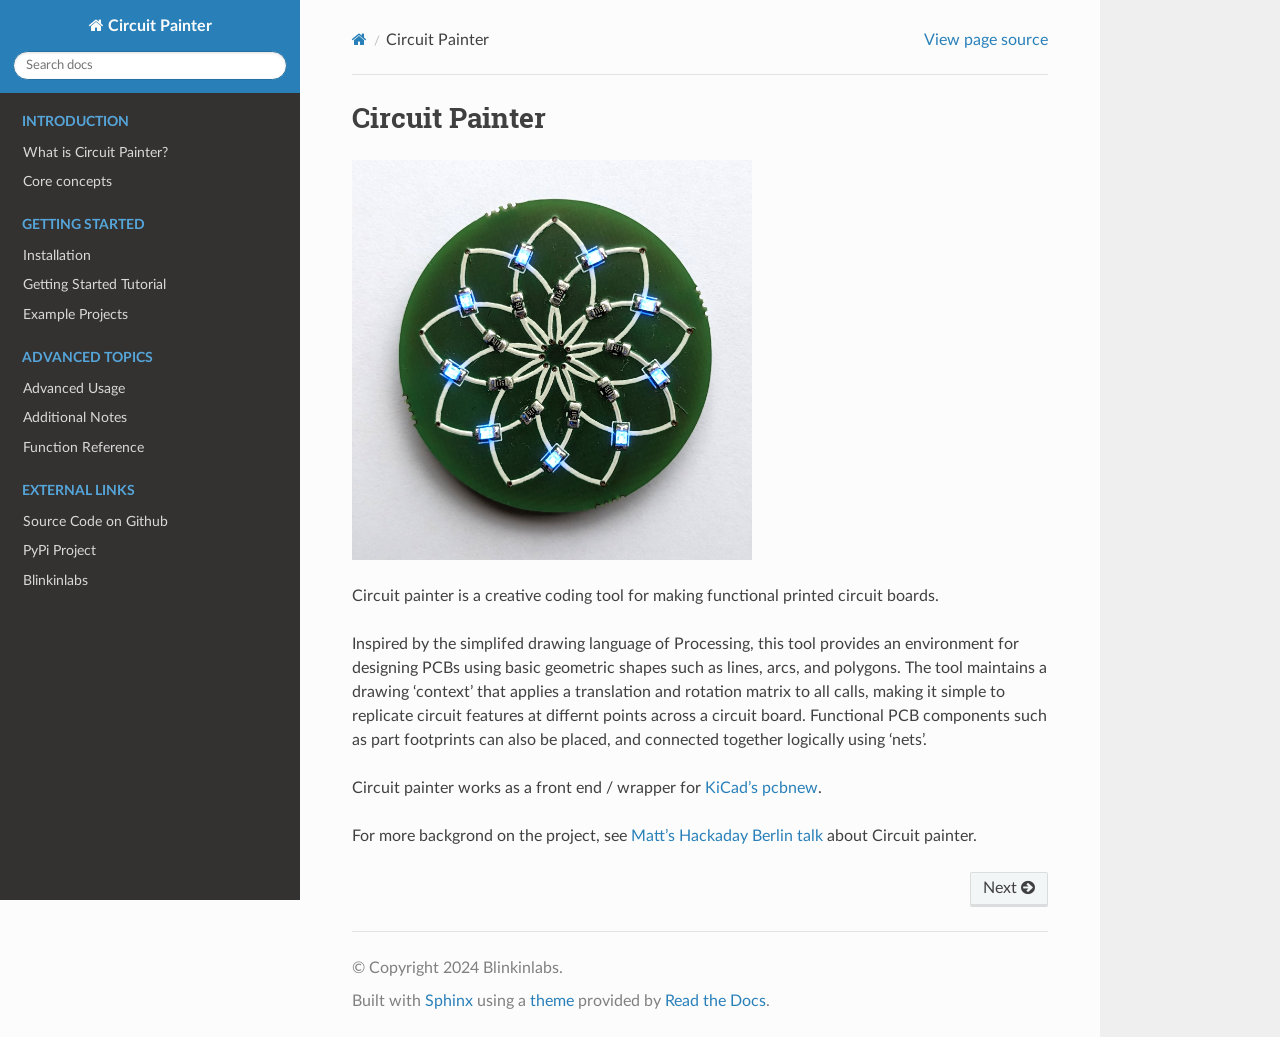
<file: index.html>
<!DOCTYPE html>
<html class="writer-html5" lang="en" data-content_root="./">
<head>
  <meta charset="utf-8" /><meta name="viewport" content="width=device-width, initial-scale=1" />

  <meta name="viewport" content="width=device-width, initial-scale=1.0" />
  <title>Circuit Painter &mdash; Circuit Painter  documentation</title>
      <link rel="stylesheet" type="text/css" href="_static/pygments.css?v=b86133f3" />
      <link rel="stylesheet" type="text/css" href="_static/css/theme.css?v=e59714d7" />

  
      <script src="_static/jquery.js?v=5d32c60e"></script>
      <script src="_static/_sphinx_javascript_frameworks_compat.js?v=2cd50e6c"></script>
      <script src="_static/documentation_options.js?v=5929fcd5"></script>
      <script src="_static/doctools.js?v=9bcbadda"></script>
      <script src="_static/sphinx_highlight.js?v=dc90522c"></script>
    <script src="_static/js/theme.js"></script>
    <link rel="index" title="Index" href="genindex.html" />
    <link rel="search" title="Search" href="search.html" />
    <link rel="next" title="What is Circuit Painter?" href="introduction.html" /> 
</head>

<body class="wy-body-for-nav"> 
  <div class="wy-grid-for-nav">
    <nav data-toggle="wy-nav-shift" class="wy-nav-side">
      <div class="wy-side-scroll">
        <div class="wy-side-nav-search" >

          
          
          <a href="#" class="icon icon-home">
            Circuit Painter
          </a>
<div role="search">
  <form id="rtd-search-form" class="wy-form" action="search.html" method="get">
    <input type="text" name="q" placeholder="Search docs" aria-label="Search docs" />
    <input type="hidden" name="check_keywords" value="yes" />
    <input type="hidden" name="area" value="default" />
  </form>
</div>
        </div><div class="wy-menu wy-menu-vertical" data-spy="affix" role="navigation" aria-label="Navigation menu">
              <p class="caption" role="heading"><span class="caption-text">Introduction</span></p>
<ul>
<li class="toctree-l1"><a class="reference internal" href="introduction.html">What is Circuit Painter?</a></li>
<li class="toctree-l1"><a class="reference internal" href="concepts.html">Core concepts</a></li>
</ul>
<p class="caption" role="heading"><span class="caption-text">Getting Started</span></p>
<ul>
<li class="toctree-l1"><a class="reference internal" href="installation.html">Installation</a></li>
<li class="toctree-l1"><a class="reference internal" href="getting_started.html">Getting Started Tutorial</a></li>
<li class="toctree-l1"><a class="reference internal" href="examples.html">Example Projects</a></li>
</ul>
<p class="caption" role="heading"><span class="caption-text">Advanced topics</span></p>
<ul>
<li class="toctree-l1"><a class="reference internal" href="advanced_usage.html">Advanced Usage</a></li>
<li class="toctree-l1"><a class="reference internal" href="notes.html">Additional Notes</a></li>
<li class="toctree-l1"><a class="reference internal" href="api.html">Function Reference</a></li>
</ul>
<p class="caption" role="heading"><span class="caption-text">External links</span></p>
<ul>
<li class="toctree-l1"><a class="reference external" href="https://github.com/blinkinlabs/circuitpainter">Source Code on Github</a></li>
<li class="toctree-l1"><a class="reference external" href="https://pypi.org/project/circuitpainter/">PyPi Project</a></li>
<li class="toctree-l1"><a class="reference external" href="https://blinkinlabs.com">Blinkinlabs</a></li>
</ul>

        </div>
      </div>
    </nav>

    <section data-toggle="wy-nav-shift" class="wy-nav-content-wrap"><nav class="wy-nav-top" aria-label="Mobile navigation menu" >
          <i data-toggle="wy-nav-top" class="fa fa-bars"></i>
          <a href="#">Circuit Painter</a>
      </nav>

      <div class="wy-nav-content">
        <div class="rst-content">
          <div role="navigation" aria-label="Page navigation">
  <ul class="wy-breadcrumbs">
      <li><a href="#" class="icon icon-home" aria-label="Home"></a></li>
      <li class="breadcrumb-item active">Circuit Painter</li>
      <li class="wy-breadcrumbs-aside">
            <a href="_sources/index.rst.txt" rel="nofollow"> View page source</a>
      </li>
  </ul>
  <hr/>
</div>
          <div role="main" class="document" itemscope="itemscope" itemtype="http://schema.org/Article">
           <div itemprop="articleBody">
             
  <section id="circuit-painter">
<h1>Circuit Painter<a class="headerlink" href="#circuit-painter" title="Link to this heading"></a></h1>
<a class="reference internal image-reference" href="_images/lotus_leds.png"><img alt="_images/lotus_leds.png" src="_images/lotus_leds.png" style="width: 400px;" />
</a>
<p>Circuit painter is a creative coding tool for making functional printed
circuit boards.</p>
<p>Inspired by the simplifed drawing language of Processing, this tool provides
an environment for designing PCBs using basic geometric shapes such as lines,
arcs, and polygons. The tool maintains a drawing ‘context’ that applies a
translation and rotation matrix to all calls, making it simple to replicate
circuit features at differnt points across a circuit board. Functional PCB
components such as part footprints can also be placed, and connected together
logically using ‘nets’.</p>
<p>Circuit painter works as a front end / wrapper for <a class="reference external" href="https://www.kicad.org">KiCad’s pcbnew</a>.</p>
<p>For more backgrond on the project, see <a class="reference external" href="https://www.youtube.com/watch?v=9XV9PSsmMkk">Matt’s Hackaday Berlin talk</a> about Circuit painter.</p>
<div class="toctree-wrapper compound">
</div>
<div class="toctree-wrapper compound">
</div>
<div class="toctree-wrapper compound">
</div>
<div class="toctree-wrapper compound">
</div>
</section>


           </div>
          </div>
          <footer><div class="rst-footer-buttons" role="navigation" aria-label="Footer">
        <a href="introduction.html" class="btn btn-neutral float-right" title="What is Circuit Painter?" accesskey="n" rel="next">Next <span class="fa fa-arrow-circle-right" aria-hidden="true"></span></a>
    </div>

  <hr/>

  <div role="contentinfo">
    <p>&#169; Copyright 2024 Blinkinlabs.</p>
  </div>

  Built with <a href="https://www.sphinx-doc.org/">Sphinx</a> using a
    <a href="https://github.com/readthedocs/sphinx_rtd_theme">theme</a>
    provided by <a href="https://readthedocs.org">Read the Docs</a>.
   

</footer>
        </div>
      </div>
    </section>
  </div>
  <script>
      jQuery(function () {
          SphinxRtdTheme.Navigation.enable(true);
      });
  </script> 

</body>
</html>
</file>
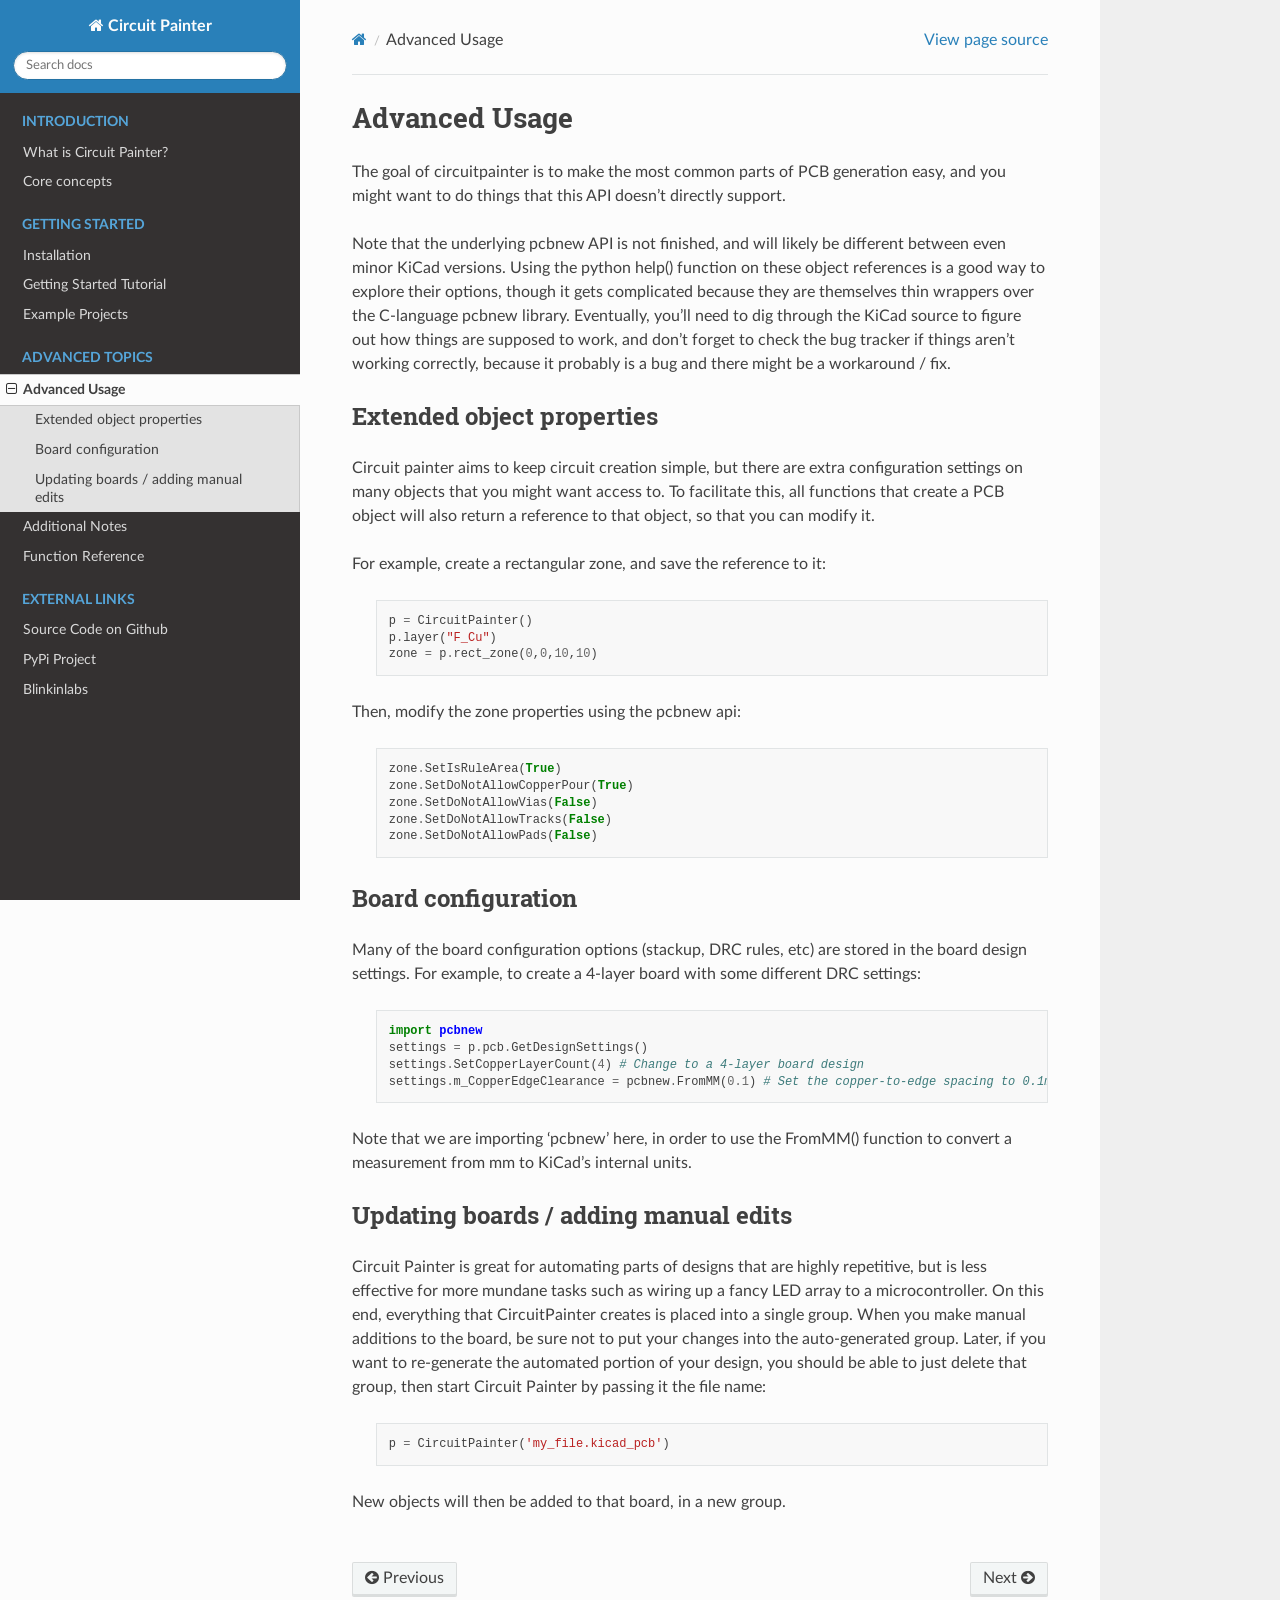
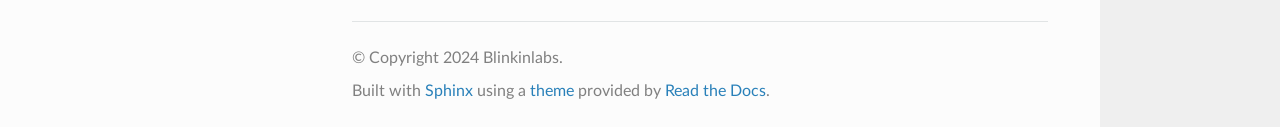
<file: advanced_usage.html>
<!DOCTYPE html>
<html class="writer-html5" lang="en" data-content_root="./">
<head>
  <meta charset="utf-8" /><meta name="viewport" content="width=device-width, initial-scale=1" />

  <meta name="viewport" content="width=device-width, initial-scale=1.0" />
  <title>Advanced Usage &mdash; Circuit Painter  documentation</title>
      <link rel="stylesheet" type="text/css" href="_static/pygments.css?v=b86133f3" />
      <link rel="stylesheet" type="text/css" href="_static/css/theme.css?v=e59714d7" />

  
      <script src="_static/jquery.js?v=5d32c60e"></script>
      <script src="_static/_sphinx_javascript_frameworks_compat.js?v=2cd50e6c"></script>
      <script src="_static/documentation_options.js?v=5929fcd5"></script>
      <script src="_static/doctools.js?v=9bcbadda"></script>
      <script src="_static/sphinx_highlight.js?v=dc90522c"></script>
    <script src="_static/js/theme.js"></script>
    <link rel="index" title="Index" href="genindex.html" />
    <link rel="search" title="Search" href="search.html" />
    <link rel="next" title="Additional Notes" href="notes.html" />
    <link rel="prev" title="Example Projects" href="examples.html" /> 
</head>

<body class="wy-body-for-nav"> 
  <div class="wy-grid-for-nav">
    <nav data-toggle="wy-nav-shift" class="wy-nav-side">
      <div class="wy-side-scroll">
        <div class="wy-side-nav-search" >

          
          
          <a href="index.html" class="icon icon-home">
            Circuit Painter
          </a>
<div role="search">
  <form id="rtd-search-form" class="wy-form" action="search.html" method="get">
    <input type="text" name="q" placeholder="Search docs" aria-label="Search docs" />
    <input type="hidden" name="check_keywords" value="yes" />
    <input type="hidden" name="area" value="default" />
  </form>
</div>
        </div><div class="wy-menu wy-menu-vertical" data-spy="affix" role="navigation" aria-label="Navigation menu">
              <p class="caption" role="heading"><span class="caption-text">Introduction</span></p>
<ul>
<li class="toctree-l1"><a class="reference internal" href="introduction.html">What is Circuit Painter?</a></li>
<li class="toctree-l1"><a class="reference internal" href="concepts.html">Core concepts</a></li>
</ul>
<p class="caption" role="heading"><span class="caption-text">Getting Started</span></p>
<ul>
<li class="toctree-l1"><a class="reference internal" href="installation.html">Installation</a></li>
<li class="toctree-l1"><a class="reference internal" href="getting_started.html">Getting Started Tutorial</a></li>
<li class="toctree-l1"><a class="reference internal" href="examples.html">Example Projects</a></li>
</ul>
<p class="caption" role="heading"><span class="caption-text">Advanced topics</span></p>
<ul class="current">
<li class="toctree-l1 current"><a class="current reference internal" href="#">Advanced Usage</a><ul>
<li class="toctree-l2"><a class="reference internal" href="#extended-object-properties">Extended object properties</a></li>
<li class="toctree-l2"><a class="reference internal" href="#board-configuration">Board configuration</a></li>
<li class="toctree-l2"><a class="reference internal" href="#updating-boards-adding-manual-edits">Updating boards / adding manual edits</a></li>
</ul>
</li>
<li class="toctree-l1"><a class="reference internal" href="notes.html">Additional Notes</a></li>
<li class="toctree-l1"><a class="reference internal" href="api.html">Function Reference</a></li>
</ul>
<p class="caption" role="heading"><span class="caption-text">External links</span></p>
<ul>
<li class="toctree-l1"><a class="reference external" href="https://github.com/blinkinlabs/circuitpainter">Source Code on Github</a></li>
<li class="toctree-l1"><a class="reference external" href="https://pypi.org/project/circuitpainter/">PyPi Project</a></li>
<li class="toctree-l1"><a class="reference external" href="https://blinkinlabs.com">Blinkinlabs</a></li>
</ul>

        </div>
      </div>
    </nav>

    <section data-toggle="wy-nav-shift" class="wy-nav-content-wrap"><nav class="wy-nav-top" aria-label="Mobile navigation menu" >
          <i data-toggle="wy-nav-top" class="fa fa-bars"></i>
          <a href="index.html">Circuit Painter</a>
      </nav>

      <div class="wy-nav-content">
        <div class="rst-content">
          <div role="navigation" aria-label="Page navigation">
  <ul class="wy-breadcrumbs">
      <li><a href="index.html" class="icon icon-home" aria-label="Home"></a></li>
      <li class="breadcrumb-item active">Advanced Usage</li>
      <li class="wy-breadcrumbs-aside">
            <a href="_sources/advanced_usage.rst.txt" rel="nofollow"> View page source</a>
      </li>
  </ul>
  <hr/>
</div>
          <div role="main" class="document" itemscope="itemscope" itemtype="http://schema.org/Article">
           <div itemprop="articleBody">
             
  <section id="advanced-usage">
<h1>Advanced Usage<a class="headerlink" href="#advanced-usage" title="Link to this heading"></a></h1>
<p>The goal of circuitpainter is to make the most common parts of PCB generation
easy, and you might want to do things that this API doesn’t directly support.</p>
<p>Note that the underlying pcbnew API is not finished, and will likely be
different between even minor KiCad versions. Using the python help() function
on these object references is a good way to explore their options, though it
gets complicated because they are themselves thin wrappers over the C-language
pcbnew library. Eventually, you’ll need to dig through the KiCad source
to figure out how things are supposed to work, and don’t forget to check the
bug tracker if things aren’t working correctly, because it probably is a bug
and there might be a workaround / fix.</p>
<section id="extended-object-properties">
<h2>Extended object properties<a class="headerlink" href="#extended-object-properties" title="Link to this heading"></a></h2>
<p>Circuit painter aims to keep circuit creation simple, but there are extra configuration
settings on many objects that you might want access to. To facilitate this, all
functions that create a PCB object will also return a reference to that object,
so that you can modify it.</p>
<p>For example, create a rectangular zone, and save the reference to it:</p>
<blockquote>
<div><div class="highlight-python notranslate"><div class="highlight"><pre><span></span><span class="n">p</span> <span class="o">=</span> <span class="n">CircuitPainter</span><span class="p">()</span>
<span class="n">p</span><span class="o">.</span><span class="n">layer</span><span class="p">(</span><span class="s2">&quot;F_Cu&quot;</span><span class="p">)</span>
<span class="n">zone</span> <span class="o">=</span> <span class="n">p</span><span class="o">.</span><span class="n">rect_zone</span><span class="p">(</span><span class="mi">0</span><span class="p">,</span><span class="mi">0</span><span class="p">,</span><span class="mi">10</span><span class="p">,</span><span class="mi">10</span><span class="p">)</span>
</pre></div>
</div>
</div></blockquote>
<p>Then, modify the zone properties using the pcbnew api:</p>
<blockquote>
<div><div class="highlight-python notranslate"><div class="highlight"><pre><span></span><span class="n">zone</span><span class="o">.</span><span class="n">SetIsRuleArea</span><span class="p">(</span><span class="kc">True</span><span class="p">)</span>
<span class="n">zone</span><span class="o">.</span><span class="n">SetDoNotAllowCopperPour</span><span class="p">(</span><span class="kc">True</span><span class="p">)</span>
<span class="n">zone</span><span class="o">.</span><span class="n">SetDoNotAllowVias</span><span class="p">(</span><span class="kc">False</span><span class="p">)</span>
<span class="n">zone</span><span class="o">.</span><span class="n">SetDoNotAllowTracks</span><span class="p">(</span><span class="kc">False</span><span class="p">)</span>
<span class="n">zone</span><span class="o">.</span><span class="n">SetDoNotAllowPads</span><span class="p">(</span><span class="kc">False</span><span class="p">)</span>
</pre></div>
</div>
</div></blockquote>
</section>
<section id="board-configuration">
<h2>Board configuration<a class="headerlink" href="#board-configuration" title="Link to this heading"></a></h2>
<p>Many of the board configuration options (stackup, DRC rules, etc) are
stored in the board design settings. For example, to create a 4-layer board
with some different DRC settings:</p>
<blockquote>
<div><div class="highlight-python notranslate"><div class="highlight"><pre><span></span><span class="kn">import</span><span class="w"> </span><span class="nn">pcbnew</span>
<span class="n">settings</span> <span class="o">=</span> <span class="n">p</span><span class="o">.</span><span class="n">pcb</span><span class="o">.</span><span class="n">GetDesignSettings</span><span class="p">()</span>
<span class="n">settings</span><span class="o">.</span><span class="n">SetCopperLayerCount</span><span class="p">(</span><span class="mi">4</span><span class="p">)</span> <span class="c1"># Change to a 4-layer board design</span>
<span class="n">settings</span><span class="o">.</span><span class="n">m_CopperEdgeClearance</span> <span class="o">=</span> <span class="n">pcbnew</span><span class="o">.</span><span class="n">FromMM</span><span class="p">(</span><span class="mf">0.1</span><span class="p">)</span> <span class="c1"># Set the copper-to-edge spacing to 0.1mm</span>
</pre></div>
</div>
</div></blockquote>
<p>Note that we are importing ‘pcbnew’ here, in order to use the FromMM() function
to convert a measurement from mm to KiCad’s internal units.</p>
</section>
<section id="updating-boards-adding-manual-edits">
<h2>Updating boards / adding manual edits<a class="headerlink" href="#updating-boards-adding-manual-edits" title="Link to this heading"></a></h2>
<p>Circuit Painter is great for automating parts of designs that are highly repetitive,
but is less effective for more mundane tasks such as wiring up a fancy LED array to
a microcontroller. On this end, everything that CircuitPainter creates is placed into
a single group. When you make manual additions to the board, be sure not to put your
changes into the auto-generated group. Later, if you want to re-generate the automated
portion of your design, you should be able to just delete that group, then start
Circuit Painter by passing it the file name:</p>
<blockquote>
<div><div class="highlight-python notranslate"><div class="highlight"><pre><span></span><span class="n">p</span> <span class="o">=</span> <span class="n">CircuitPainter</span><span class="p">(</span><span class="s1">&#39;my_file.kicad_pcb&#39;</span><span class="p">)</span>
</pre></div>
</div>
</div></blockquote>
<p>New objects will then be added to that board, in a new group.</p>
<table class="autosummary longtable docutils align-default">
<tbody>
</tbody>
</table>
</section>
</section>


           </div>
          </div>
          <footer><div class="rst-footer-buttons" role="navigation" aria-label="Footer">
        <a href="examples.html" class="btn btn-neutral float-left" title="Example Projects" accesskey="p" rel="prev"><span class="fa fa-arrow-circle-left" aria-hidden="true"></span> Previous</a>
        <a href="notes.html" class="btn btn-neutral float-right" title="Additional Notes" accesskey="n" rel="next">Next <span class="fa fa-arrow-circle-right" aria-hidden="true"></span></a>
    </div>

  <hr/>

  <div role="contentinfo">
    <p>&#169; Copyright 2024 Blinkinlabs.</p>
  </div>

  Built with <a href="https://www.sphinx-doc.org/">Sphinx</a> using a
    <a href="https://github.com/readthedocs/sphinx_rtd_theme">theme</a>
    provided by <a href="https://readthedocs.org">Read the Docs</a>.
   

</footer>
        </div>
      </div>
    </section>
  </div>
  <script>
      jQuery(function () {
          SphinxRtdTheme.Navigation.enable(true);
      });
  </script> 

</body>
</html>
</file>
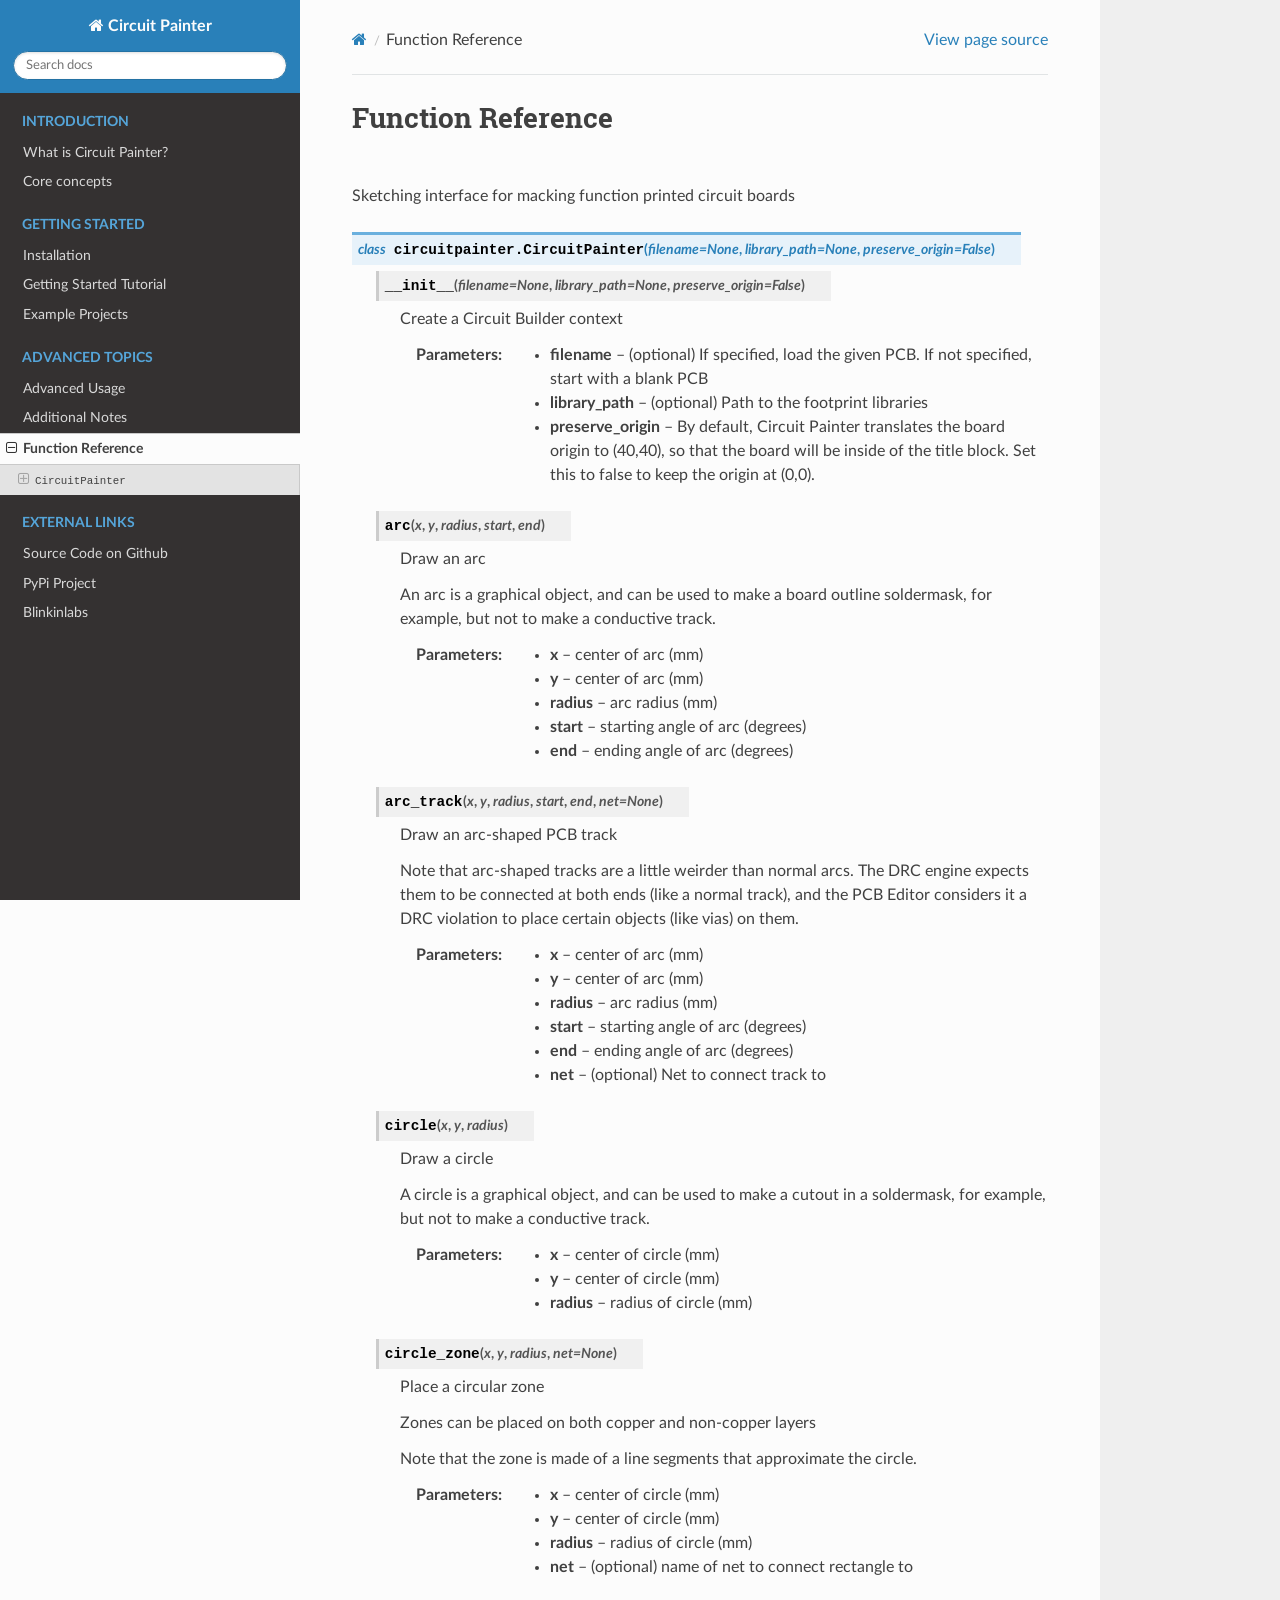
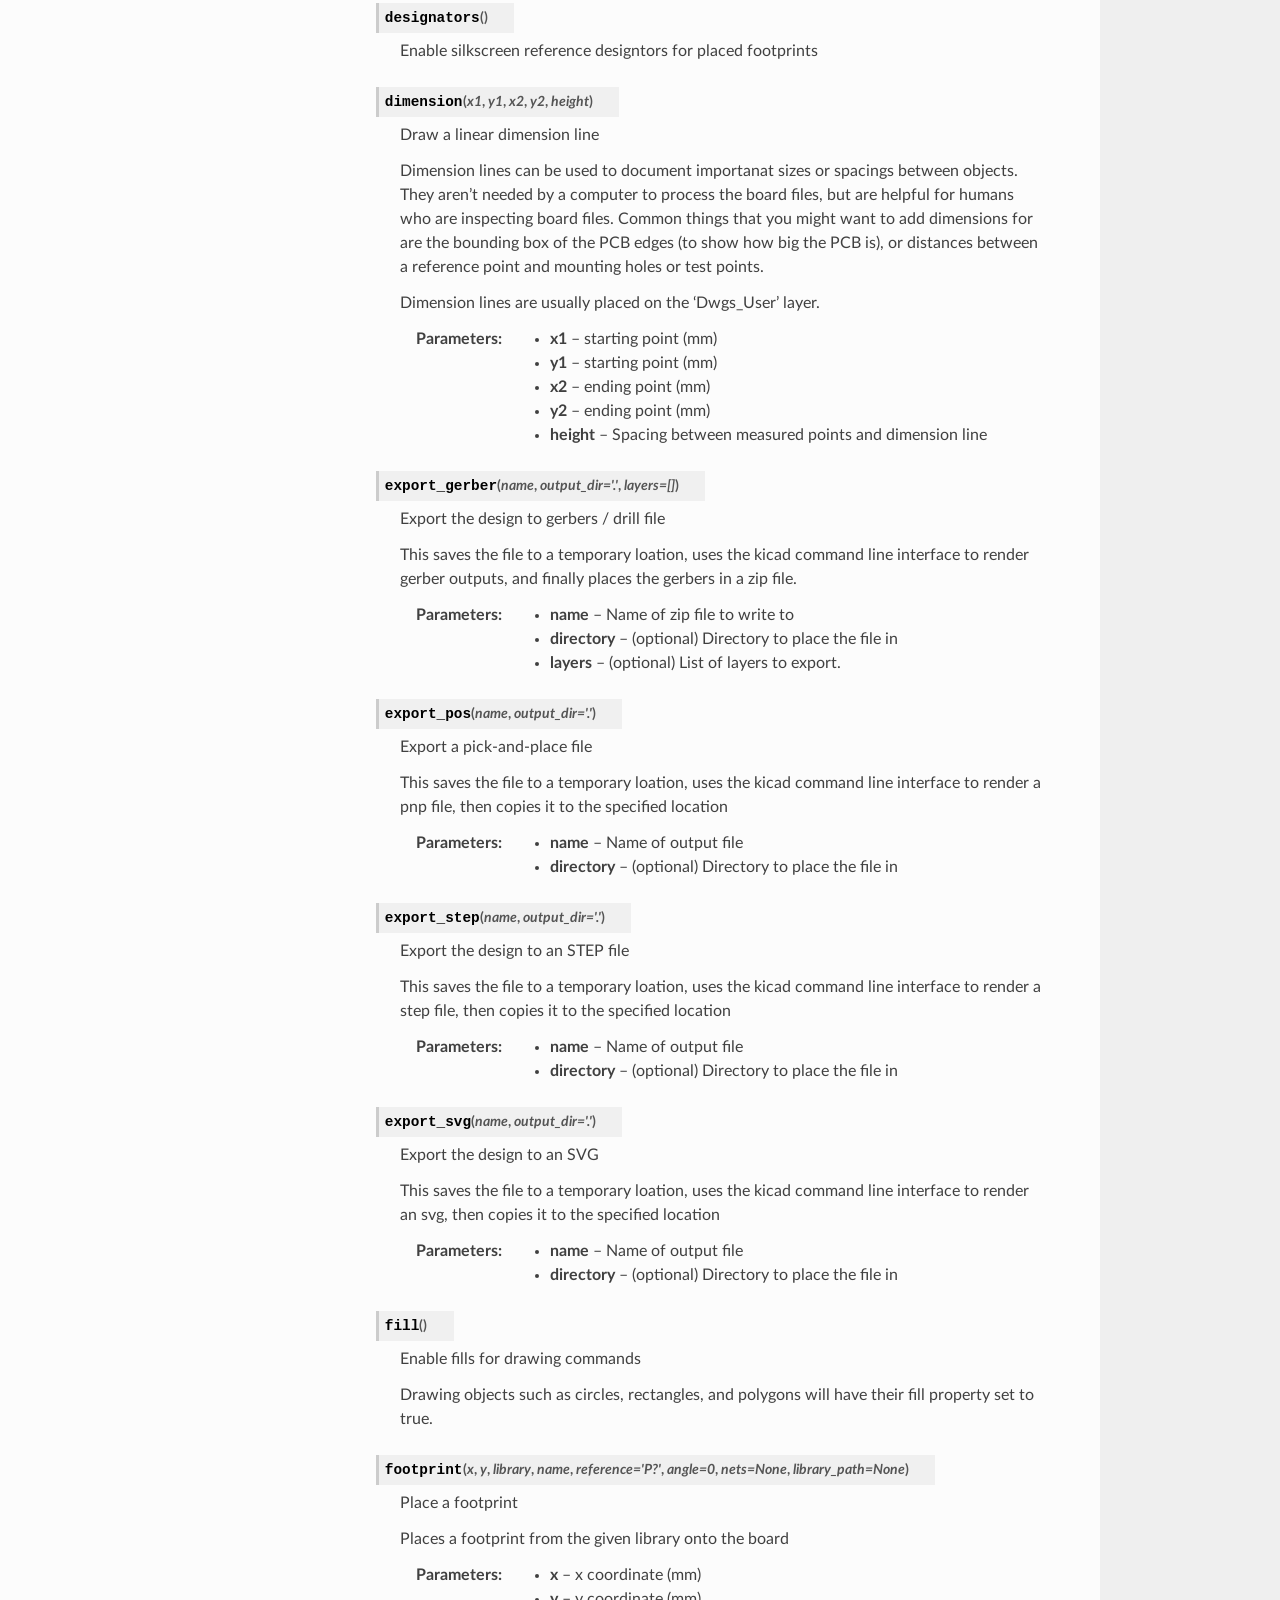
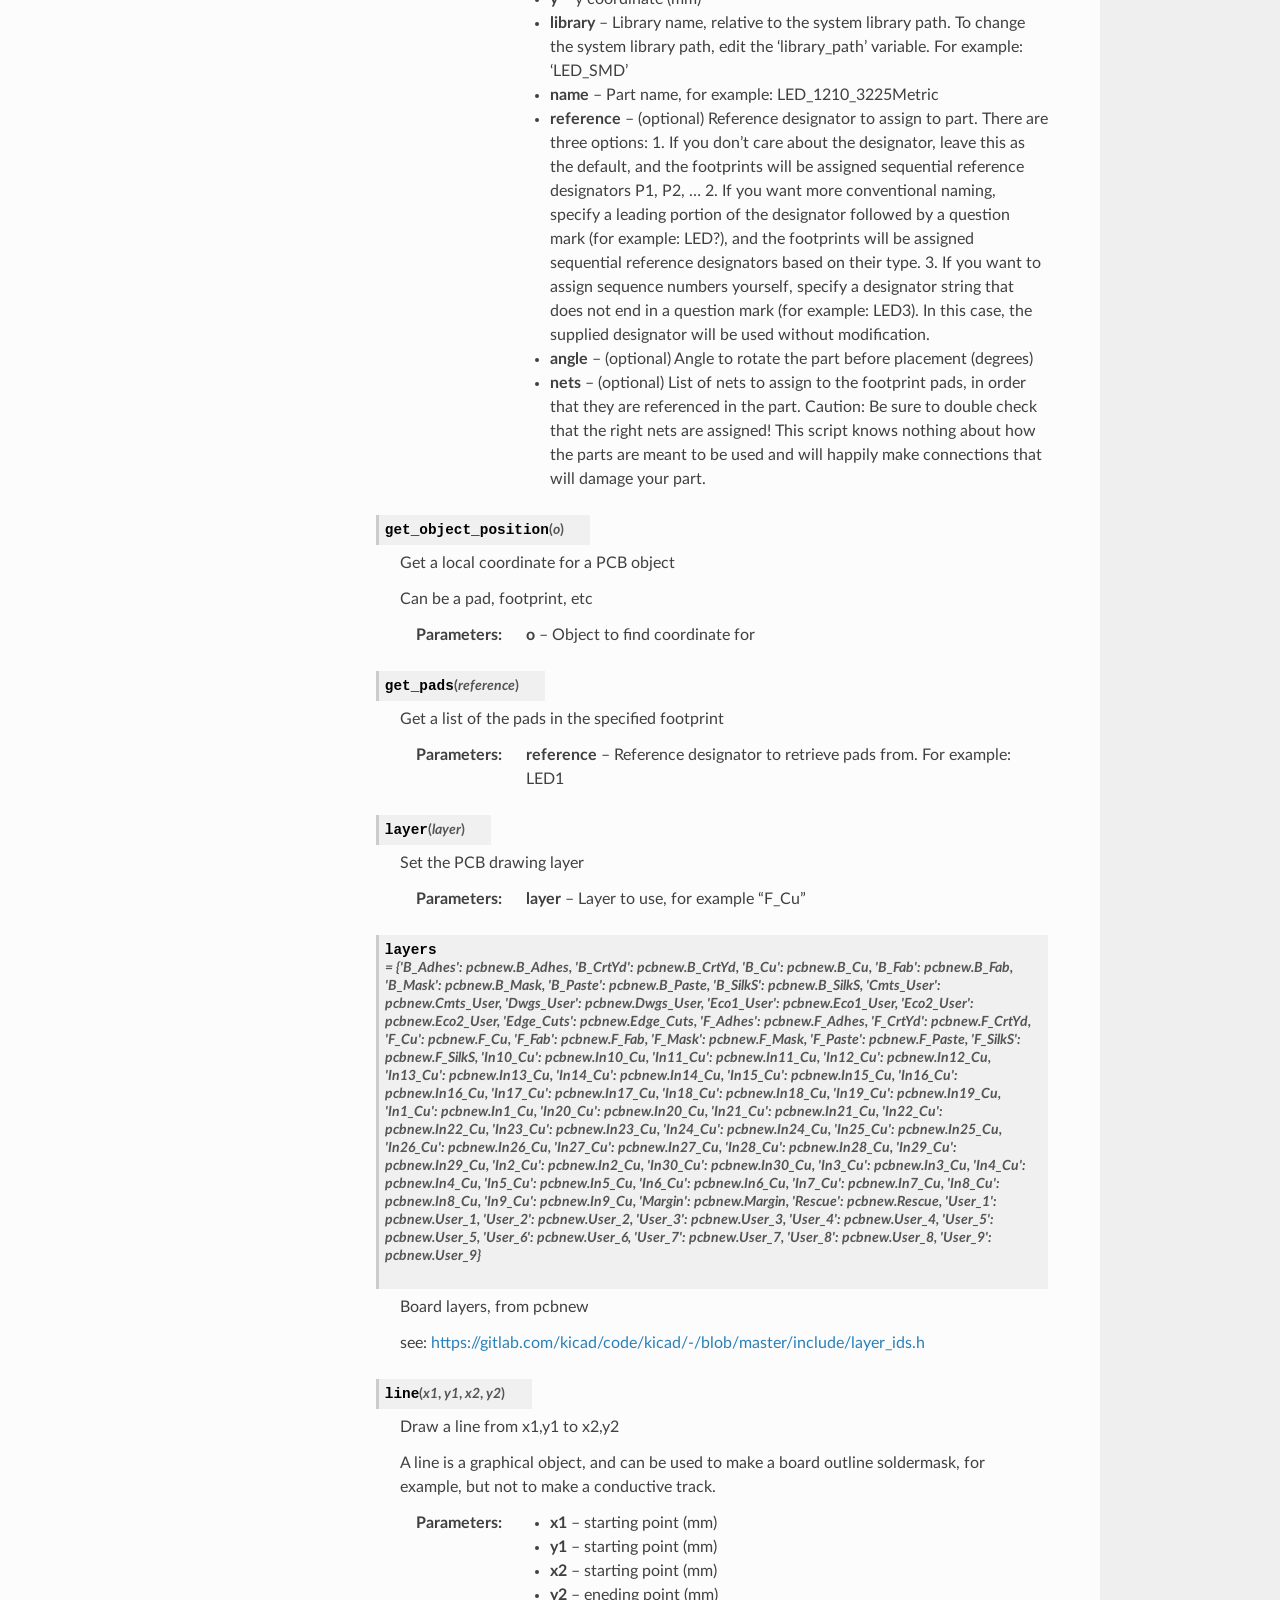
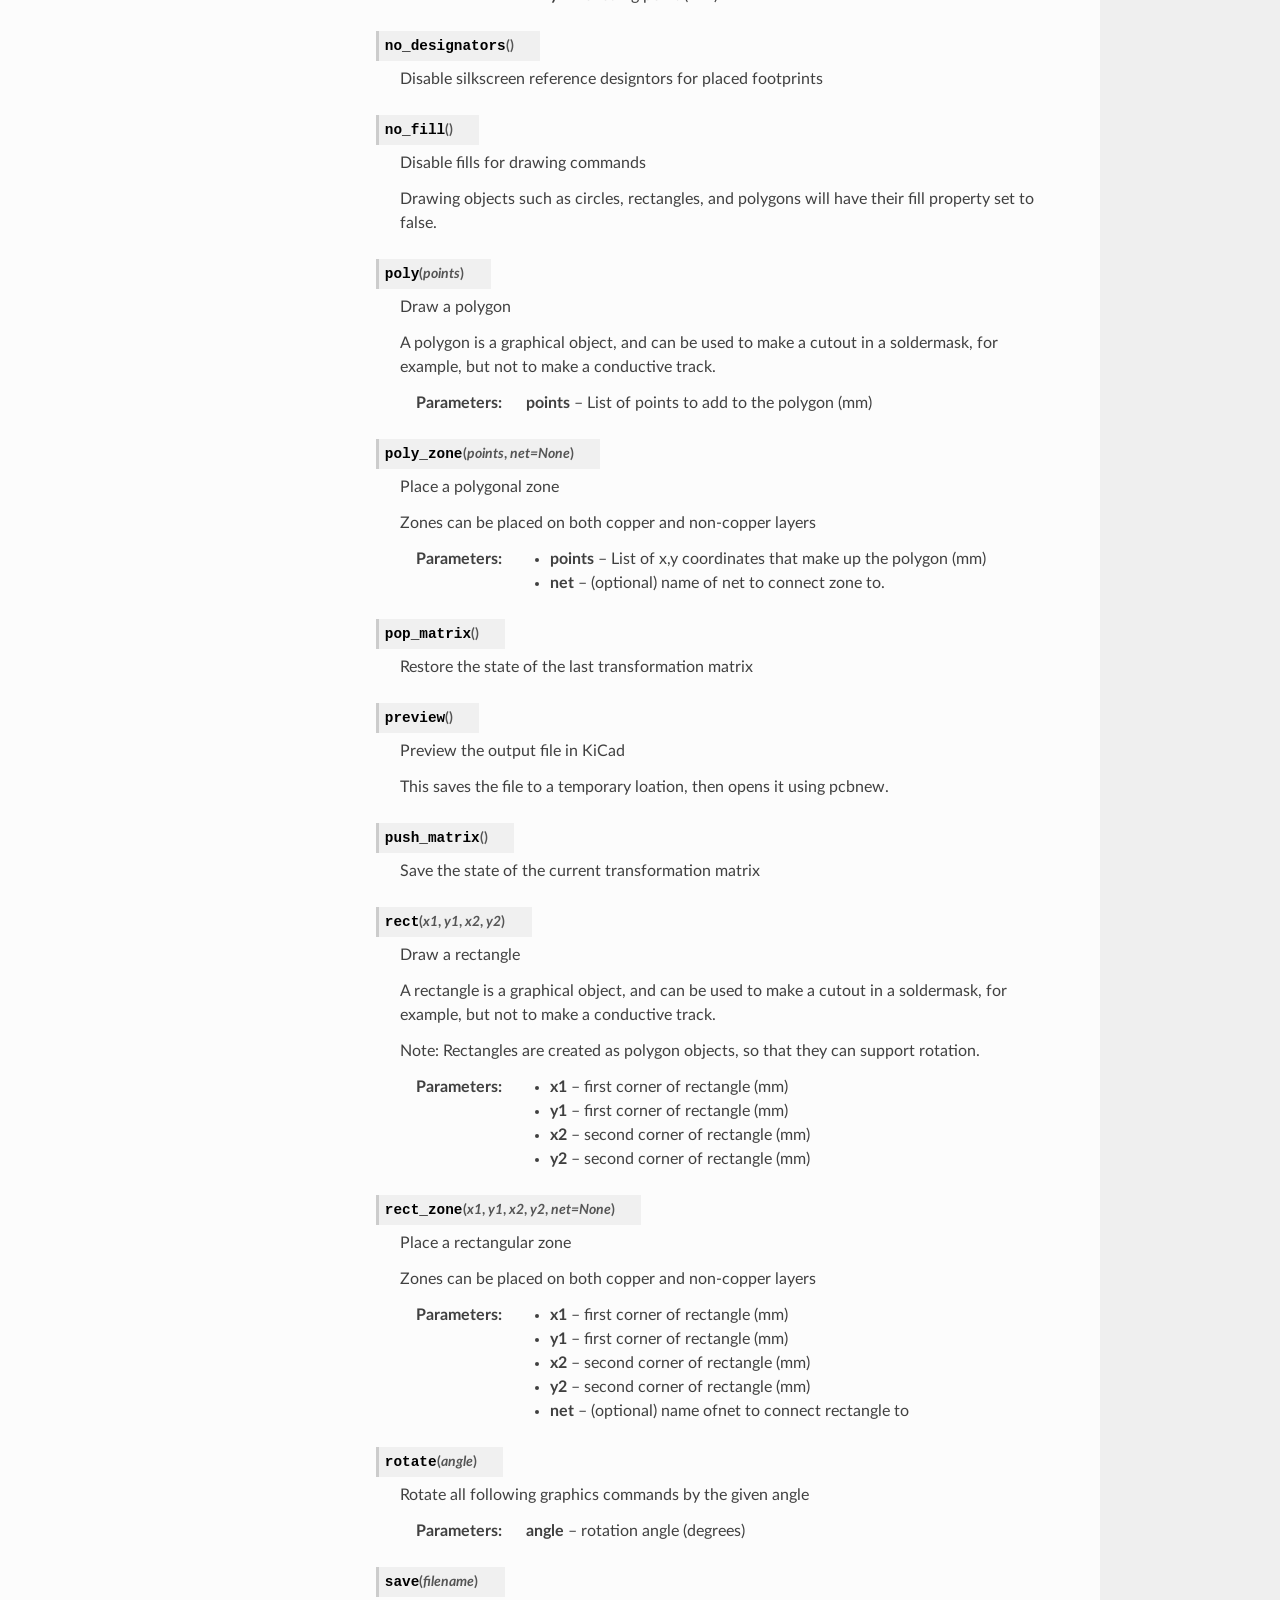
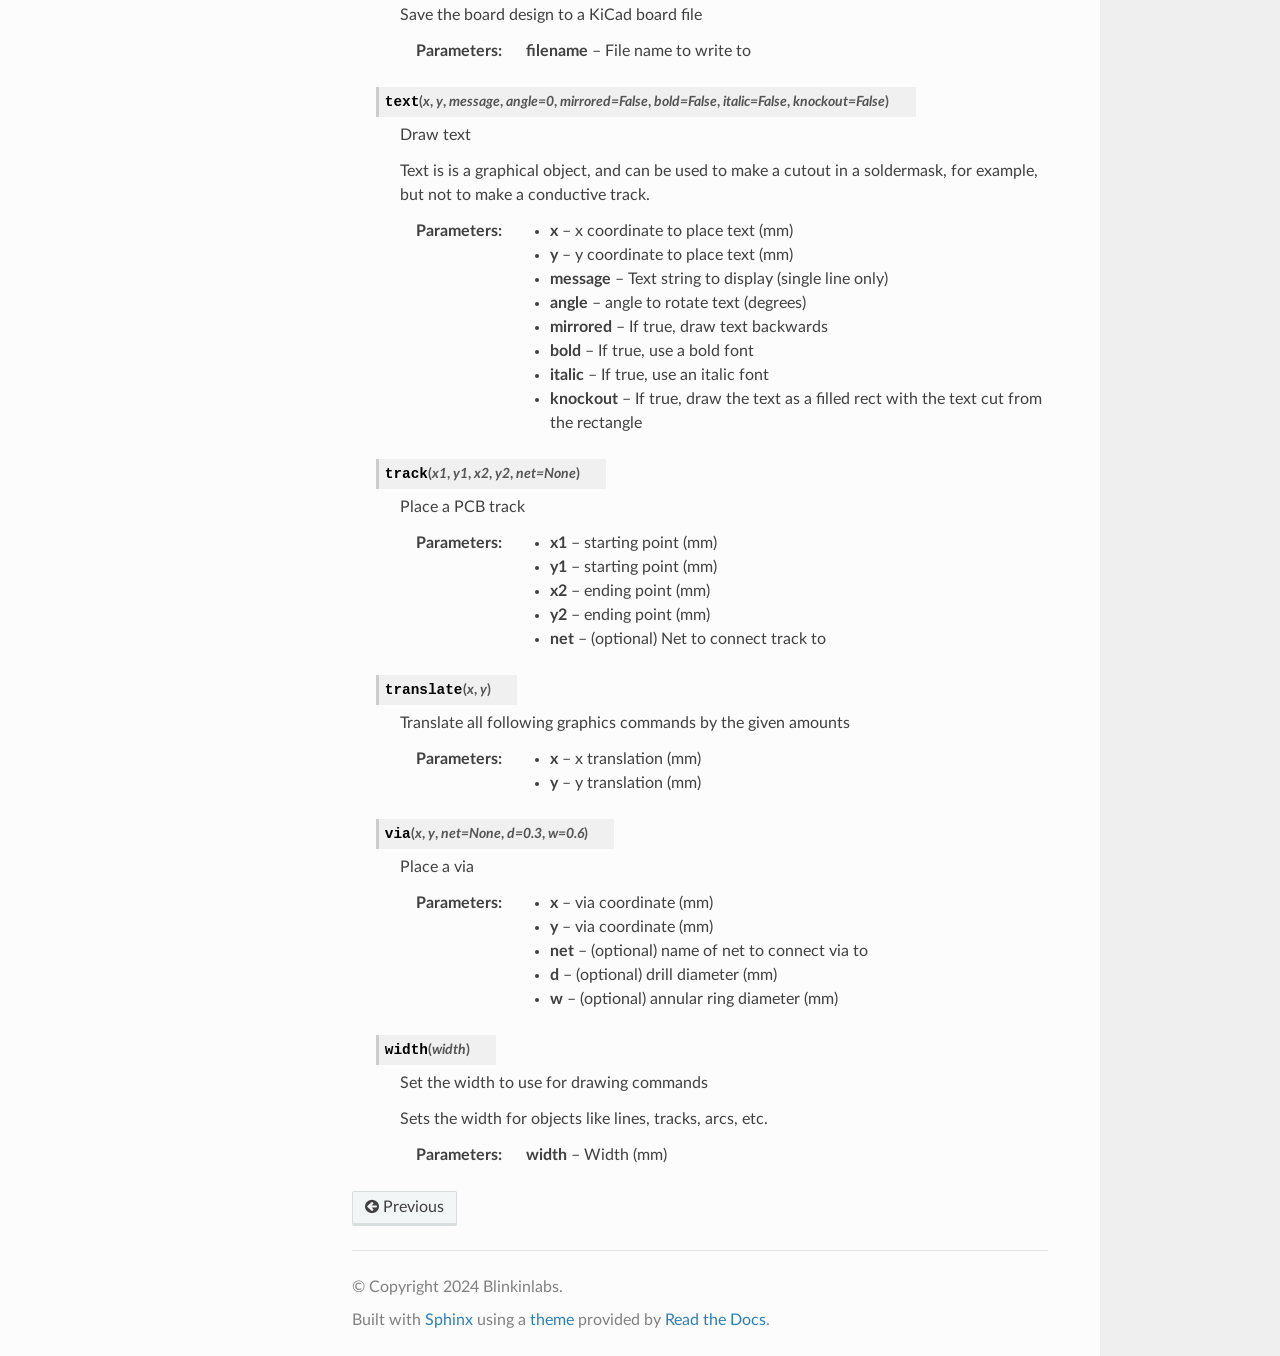
<file: api.html>
<!DOCTYPE html>
<html class="writer-html5" lang="en" data-content_root="./">
<head>
  <meta charset="utf-8" /><meta name="viewport" content="width=device-width, initial-scale=1" />

  <meta name="viewport" content="width=device-width, initial-scale=1.0" />
  <title>Function Reference &mdash; Circuit Painter  documentation</title>
      <link rel="stylesheet" type="text/css" href="_static/pygments.css?v=b86133f3" />
      <link rel="stylesheet" type="text/css" href="_static/css/theme.css?v=e59714d7" />

  
      <script src="_static/jquery.js?v=5d32c60e"></script>
      <script src="_static/_sphinx_javascript_frameworks_compat.js?v=2cd50e6c"></script>
      <script src="_static/documentation_options.js?v=5929fcd5"></script>
      <script src="_static/doctools.js?v=9bcbadda"></script>
      <script src="_static/sphinx_highlight.js?v=dc90522c"></script>
    <script src="_static/js/theme.js"></script>
    <link rel="index" title="Index" href="genindex.html" />
    <link rel="search" title="Search" href="search.html" />
    <link rel="prev" title="Additional Notes" href="notes.html" /> 
</head>

<body class="wy-body-for-nav"> 
  <div class="wy-grid-for-nav">
    <nav data-toggle="wy-nav-shift" class="wy-nav-side">
      <div class="wy-side-scroll">
        <div class="wy-side-nav-search" >

          
          
          <a href="index.html" class="icon icon-home">
            Circuit Painter
          </a>
<div role="search">
  <form id="rtd-search-form" class="wy-form" action="search.html" method="get">
    <input type="text" name="q" placeholder="Search docs" aria-label="Search docs" />
    <input type="hidden" name="check_keywords" value="yes" />
    <input type="hidden" name="area" value="default" />
  </form>
</div>
        </div><div class="wy-menu wy-menu-vertical" data-spy="affix" role="navigation" aria-label="Navigation menu">
              <p class="caption" role="heading"><span class="caption-text">Introduction</span></p>
<ul>
<li class="toctree-l1"><a class="reference internal" href="introduction.html">What is Circuit Painter?</a></li>
<li class="toctree-l1"><a class="reference internal" href="concepts.html">Core concepts</a></li>
</ul>
<p class="caption" role="heading"><span class="caption-text">Getting Started</span></p>
<ul>
<li class="toctree-l1"><a class="reference internal" href="installation.html">Installation</a></li>
<li class="toctree-l1"><a class="reference internal" href="getting_started.html">Getting Started Tutorial</a></li>
<li class="toctree-l1"><a class="reference internal" href="examples.html">Example Projects</a></li>
</ul>
<p class="caption" role="heading"><span class="caption-text">Advanced topics</span></p>
<ul class="current">
<li class="toctree-l1"><a class="reference internal" href="advanced_usage.html">Advanced Usage</a></li>
<li class="toctree-l1"><a class="reference internal" href="notes.html">Additional Notes</a></li>
<li class="toctree-l1 current"><a class="current reference internal" href="#">Function Reference</a><ul>
<li class="toctree-l2"><a class="reference internal" href="#circuitpainter.CircuitPainter"><code class="docutils literal notranslate"><span class="pre">CircuitPainter</span></code></a><ul>
<li class="toctree-l3"><a class="reference internal" href="#circuitpainter.CircuitPainter.__init__"><code class="docutils literal notranslate"><span class="pre">CircuitPainter.__init__()</span></code></a></li>
<li class="toctree-l3"><a class="reference internal" href="#circuitpainter.CircuitPainter.arc"><code class="docutils literal notranslate"><span class="pre">CircuitPainter.arc()</span></code></a></li>
<li class="toctree-l3"><a class="reference internal" href="#circuitpainter.CircuitPainter.arc_track"><code class="docutils literal notranslate"><span class="pre">CircuitPainter.arc_track()</span></code></a></li>
<li class="toctree-l3"><a class="reference internal" href="#circuitpainter.CircuitPainter.circle"><code class="docutils literal notranslate"><span class="pre">CircuitPainter.circle()</span></code></a></li>
<li class="toctree-l3"><a class="reference internal" href="#circuitpainter.CircuitPainter.circle_zone"><code class="docutils literal notranslate"><span class="pre">CircuitPainter.circle_zone()</span></code></a></li>
<li class="toctree-l3"><a class="reference internal" href="#circuitpainter.CircuitPainter.designators"><code class="docutils literal notranslate"><span class="pre">CircuitPainter.designators()</span></code></a></li>
<li class="toctree-l3"><a class="reference internal" href="#circuitpainter.CircuitPainter.dimension"><code class="docutils literal notranslate"><span class="pre">CircuitPainter.dimension()</span></code></a></li>
<li class="toctree-l3"><a class="reference internal" href="#circuitpainter.CircuitPainter.export_gerber"><code class="docutils literal notranslate"><span class="pre">CircuitPainter.export_gerber()</span></code></a></li>
<li class="toctree-l3"><a class="reference internal" href="#circuitpainter.CircuitPainter.export_pos"><code class="docutils literal notranslate"><span class="pre">CircuitPainter.export_pos()</span></code></a></li>
<li class="toctree-l3"><a class="reference internal" href="#circuitpainter.CircuitPainter.export_step"><code class="docutils literal notranslate"><span class="pre">CircuitPainter.export_step()</span></code></a></li>
<li class="toctree-l3"><a class="reference internal" href="#circuitpainter.CircuitPainter.export_svg"><code class="docutils literal notranslate"><span class="pre">CircuitPainter.export_svg()</span></code></a></li>
<li class="toctree-l3"><a class="reference internal" href="#circuitpainter.CircuitPainter.fill"><code class="docutils literal notranslate"><span class="pre">CircuitPainter.fill()</span></code></a></li>
<li class="toctree-l3"><a class="reference internal" href="#circuitpainter.CircuitPainter.footprint"><code class="docutils literal notranslate"><span class="pre">CircuitPainter.footprint()</span></code></a></li>
<li class="toctree-l3"><a class="reference internal" href="#circuitpainter.CircuitPainter.get_object_position"><code class="docutils literal notranslate"><span class="pre">CircuitPainter.get_object_position()</span></code></a></li>
<li class="toctree-l3"><a class="reference internal" href="#circuitpainter.CircuitPainter.get_pads"><code class="docutils literal notranslate"><span class="pre">CircuitPainter.get_pads()</span></code></a></li>
<li class="toctree-l3"><a class="reference internal" href="#circuitpainter.CircuitPainter.layer"><code class="docutils literal notranslate"><span class="pre">CircuitPainter.layer()</span></code></a></li>
<li class="toctree-l3"><a class="reference internal" href="#circuitpainter.CircuitPainter.layers"><code class="docutils literal notranslate"><span class="pre">CircuitPainter.layers</span></code></a></li>
<li class="toctree-l3"><a class="reference internal" href="#circuitpainter.CircuitPainter.line"><code class="docutils literal notranslate"><span class="pre">CircuitPainter.line()</span></code></a></li>
<li class="toctree-l3"><a class="reference internal" href="#circuitpainter.CircuitPainter.no_designators"><code class="docutils literal notranslate"><span class="pre">CircuitPainter.no_designators()</span></code></a></li>
<li class="toctree-l3"><a class="reference internal" href="#circuitpainter.CircuitPainter.no_fill"><code class="docutils literal notranslate"><span class="pre">CircuitPainter.no_fill()</span></code></a></li>
<li class="toctree-l3"><a class="reference internal" href="#circuitpainter.CircuitPainter.poly"><code class="docutils literal notranslate"><span class="pre">CircuitPainter.poly()</span></code></a></li>
<li class="toctree-l3"><a class="reference internal" href="#circuitpainter.CircuitPainter.poly_zone"><code class="docutils literal notranslate"><span class="pre">CircuitPainter.poly_zone()</span></code></a></li>
<li class="toctree-l3"><a class="reference internal" href="#circuitpainter.CircuitPainter.pop_matrix"><code class="docutils literal notranslate"><span class="pre">CircuitPainter.pop_matrix()</span></code></a></li>
<li class="toctree-l3"><a class="reference internal" href="#circuitpainter.CircuitPainter.preview"><code class="docutils literal notranslate"><span class="pre">CircuitPainter.preview()</span></code></a></li>
<li class="toctree-l3"><a class="reference internal" href="#circuitpainter.CircuitPainter.push_matrix"><code class="docutils literal notranslate"><span class="pre">CircuitPainter.push_matrix()</span></code></a></li>
<li class="toctree-l3"><a class="reference internal" href="#circuitpainter.CircuitPainter.rect"><code class="docutils literal notranslate"><span class="pre">CircuitPainter.rect()</span></code></a></li>
<li class="toctree-l3"><a class="reference internal" href="#circuitpainter.CircuitPainter.rect_zone"><code class="docutils literal notranslate"><span class="pre">CircuitPainter.rect_zone()</span></code></a></li>
<li class="toctree-l3"><a class="reference internal" href="#circuitpainter.CircuitPainter.rotate"><code class="docutils literal notranslate"><span class="pre">CircuitPainter.rotate()</span></code></a></li>
<li class="toctree-l3"><a class="reference internal" href="#circuitpainter.CircuitPainter.save"><code class="docutils literal notranslate"><span class="pre">CircuitPainter.save()</span></code></a></li>
<li class="toctree-l3"><a class="reference internal" href="#circuitpainter.CircuitPainter.text"><code class="docutils literal notranslate"><span class="pre">CircuitPainter.text()</span></code></a></li>
<li class="toctree-l3"><a class="reference internal" href="#circuitpainter.CircuitPainter.track"><code class="docutils literal notranslate"><span class="pre">CircuitPainter.track()</span></code></a></li>
<li class="toctree-l3"><a class="reference internal" href="#circuitpainter.CircuitPainter.translate"><code class="docutils literal notranslate"><span class="pre">CircuitPainter.translate()</span></code></a></li>
<li class="toctree-l3"><a class="reference internal" href="#circuitpainter.CircuitPainter.via"><code class="docutils literal notranslate"><span class="pre">CircuitPainter.via()</span></code></a></li>
<li class="toctree-l3"><a class="reference internal" href="#circuitpainter.CircuitPainter.width"><code class="docutils literal notranslate"><span class="pre">CircuitPainter.width()</span></code></a></li>
</ul>
</li>
</ul>
</li>
</ul>
<p class="caption" role="heading"><span class="caption-text">External links</span></p>
<ul>
<li class="toctree-l1"><a class="reference external" href="https://github.com/blinkinlabs/circuitpainter">Source Code on Github</a></li>
<li class="toctree-l1"><a class="reference external" href="https://pypi.org/project/circuitpainter/">PyPi Project</a></li>
<li class="toctree-l1"><a class="reference external" href="https://blinkinlabs.com">Blinkinlabs</a></li>
</ul>

        </div>
      </div>
    </nav>

    <section data-toggle="wy-nav-shift" class="wy-nav-content-wrap"><nav class="wy-nav-top" aria-label="Mobile navigation menu" >
          <i data-toggle="wy-nav-top" class="fa fa-bars"></i>
          <a href="index.html">Circuit Painter</a>
      </nav>

      <div class="wy-nav-content">
        <div class="rst-content">
          <div role="navigation" aria-label="Page navigation">
  <ul class="wy-breadcrumbs">
      <li><a href="index.html" class="icon icon-home" aria-label="Home"></a></li>
      <li class="breadcrumb-item active">Function Reference</li>
      <li class="wy-breadcrumbs-aside">
            <a href="_sources/api.rst.txt" rel="nofollow"> View page source</a>
      </li>
  </ul>
  <hr/>
</div>
          <div role="main" class="document" itemscope="itemscope" itemtype="http://schema.org/Article">
           <div itemprop="articleBody">
             
  <section id="function-reference">
<h1>Function Reference<a class="headerlink" href="#function-reference" title="Link to this heading"></a></h1>
<table class="autosummary longtable docutils align-default">
<tbody>
</tbody>
</table>
<p id="module-circuitpainter">Sketching interface for macking function printed circuit boards</p>
<dl class="py class">
<dt class="sig sig-object py" id="circuitpainter.CircuitPainter">
<em class="property"><span class="k"><span class="pre">class</span></span><span class="w"> </span></em><span class="sig-prename descclassname"><span class="pre">circuitpainter.</span></span><span class="sig-name descname"><span class="pre">CircuitPainter</span></span><span class="sig-paren">(</span><em class="sig-param"><span class="n"><span class="pre">filename</span></span><span class="o"><span class="pre">=</span></span><span class="default_value"><span class="pre">None</span></span></em>, <em class="sig-param"><span class="n"><span class="pre">library_path</span></span><span class="o"><span class="pre">=</span></span><span class="default_value"><span class="pre">None</span></span></em>, <em class="sig-param"><span class="n"><span class="pre">preserve_origin</span></span><span class="o"><span class="pre">=</span></span><span class="default_value"><span class="pre">False</span></span></em><span class="sig-paren">)</span><a class="headerlink" href="#circuitpainter.CircuitPainter" title="Link to this definition"></a></dt>
<dd><dl class="py method">
<dt class="sig sig-object py" id="circuitpainter.CircuitPainter.__init__">
<span class="sig-name descname"><span class="pre">__init__</span></span><span class="sig-paren">(</span><em class="sig-param"><span class="n"><span class="pre">filename</span></span><span class="o"><span class="pre">=</span></span><span class="default_value"><span class="pre">None</span></span></em>, <em class="sig-param"><span class="n"><span class="pre">library_path</span></span><span class="o"><span class="pre">=</span></span><span class="default_value"><span class="pre">None</span></span></em>, <em class="sig-param"><span class="n"><span class="pre">preserve_origin</span></span><span class="o"><span class="pre">=</span></span><span class="default_value"><span class="pre">False</span></span></em><span class="sig-paren">)</span><a class="headerlink" href="#circuitpainter.CircuitPainter.__init__" title="Link to this definition"></a></dt>
<dd><p>Create a Circuit Builder context</p>
<dl class="field-list simple">
<dt class="field-odd">Parameters<span class="colon">:</span></dt>
<dd class="field-odd"><ul class="simple">
<li><p><strong>filename</strong> – (optional) If specified, load the given PCB. If not
specified, start with a blank PCB</p></li>
<li><p><strong>library_path</strong> – (optional) Path to the footprint libraries</p></li>
<li><p><strong>preserve_origin</strong> – By default, Circuit Painter translates the
board origin to (40,40), so that the board will be inside of the
title block. Set this to false to keep the origin at (0,0).</p></li>
</ul>
</dd>
</dl>
</dd></dl>

<dl class="py method">
<dt class="sig sig-object py" id="circuitpainter.CircuitPainter.arc">
<span class="sig-name descname"><span class="pre">arc</span></span><span class="sig-paren">(</span><em class="sig-param"><span class="n"><span class="pre">x</span></span></em>, <em class="sig-param"><span class="n"><span class="pre">y</span></span></em>, <em class="sig-param"><span class="n"><span class="pre">radius</span></span></em>, <em class="sig-param"><span class="n"><span class="pre">start</span></span></em>, <em class="sig-param"><span class="n"><span class="pre">end</span></span></em><span class="sig-paren">)</span><a class="headerlink" href="#circuitpainter.CircuitPainter.arc" title="Link to this definition"></a></dt>
<dd><p>Draw an arc</p>
<p>An arc is a graphical object, and can be used to make a board outline
soldermask, for example, but not to make a conductive track.</p>
<dl class="field-list simple">
<dt class="field-odd">Parameters<span class="colon">:</span></dt>
<dd class="field-odd"><ul class="simple">
<li><p><strong>x</strong> – center of arc (mm)</p></li>
<li><p><strong>y</strong> – center of arc (mm)</p></li>
<li><p><strong>radius</strong> – arc radius (mm)</p></li>
<li><p><strong>start</strong> – starting angle of arc (degrees)</p></li>
<li><p><strong>end</strong> – ending angle of arc (degrees)</p></li>
</ul>
</dd>
</dl>
</dd></dl>

<dl class="py method">
<dt class="sig sig-object py" id="circuitpainter.CircuitPainter.arc_track">
<span class="sig-name descname"><span class="pre">arc_track</span></span><span class="sig-paren">(</span><em class="sig-param"><span class="n"><span class="pre">x</span></span></em>, <em class="sig-param"><span class="n"><span class="pre">y</span></span></em>, <em class="sig-param"><span class="n"><span class="pre">radius</span></span></em>, <em class="sig-param"><span class="n"><span class="pre">start</span></span></em>, <em class="sig-param"><span class="n"><span class="pre">end</span></span></em>, <em class="sig-param"><span class="n"><span class="pre">net</span></span><span class="o"><span class="pre">=</span></span><span class="default_value"><span class="pre">None</span></span></em><span class="sig-paren">)</span><a class="headerlink" href="#circuitpainter.CircuitPainter.arc_track" title="Link to this definition"></a></dt>
<dd><p>Draw an arc-shaped PCB track</p>
<p>Note that arc-shaped tracks are a little weirder than normal arcs. The
DRC engine expects them to be connected at both ends (like a normal
track), and the PCB Editor considers it a DRC violation to place
certain objects (like vias) on them.</p>
<dl class="field-list simple">
<dt class="field-odd">Parameters<span class="colon">:</span></dt>
<dd class="field-odd"><ul class="simple">
<li><p><strong>x</strong> – center of arc (mm)</p></li>
<li><p><strong>y</strong> – center of arc (mm)</p></li>
<li><p><strong>radius</strong> – arc radius (mm)</p></li>
<li><p><strong>start</strong> – starting angle of arc (degrees)</p></li>
<li><p><strong>end</strong> – ending angle of arc (degrees)</p></li>
<li><p><strong>net</strong> – (optional) Net to connect track to</p></li>
</ul>
</dd>
</dl>
</dd></dl>

<dl class="py method">
<dt class="sig sig-object py" id="circuitpainter.CircuitPainter.circle">
<span class="sig-name descname"><span class="pre">circle</span></span><span class="sig-paren">(</span><em class="sig-param"><span class="n"><span class="pre">x</span></span></em>, <em class="sig-param"><span class="n"><span class="pre">y</span></span></em>, <em class="sig-param"><span class="n"><span class="pre">radius</span></span></em><span class="sig-paren">)</span><a class="headerlink" href="#circuitpainter.CircuitPainter.circle" title="Link to this definition"></a></dt>
<dd><p>Draw a circle</p>
<p>A circle is a graphical object, and can be used to make a cutout in a
soldermask, for example, but not to make a conductive track.</p>
<dl class="field-list simple">
<dt class="field-odd">Parameters<span class="colon">:</span></dt>
<dd class="field-odd"><ul class="simple">
<li><p><strong>x</strong> – center of circle (mm)</p></li>
<li><p><strong>y</strong> – center of circle (mm)</p></li>
<li><p><strong>radius</strong> – radius of circle (mm)</p></li>
</ul>
</dd>
</dl>
</dd></dl>

<dl class="py method">
<dt class="sig sig-object py" id="circuitpainter.CircuitPainter.circle_zone">
<span class="sig-name descname"><span class="pre">circle_zone</span></span><span class="sig-paren">(</span><em class="sig-param"><span class="n"><span class="pre">x</span></span></em>, <em class="sig-param"><span class="n"><span class="pre">y</span></span></em>, <em class="sig-param"><span class="n"><span class="pre">radius</span></span></em>, <em class="sig-param"><span class="n"><span class="pre">net</span></span><span class="o"><span class="pre">=</span></span><span class="default_value"><span class="pre">None</span></span></em><span class="sig-paren">)</span><a class="headerlink" href="#circuitpainter.CircuitPainter.circle_zone" title="Link to this definition"></a></dt>
<dd><p>Place a circular zone</p>
<p>Zones can be placed on both copper and non-copper layers</p>
<p>Note that the zone is made of a line segments that approximate the
circle.</p>
<dl class="field-list simple">
<dt class="field-odd">Parameters<span class="colon">:</span></dt>
<dd class="field-odd"><ul class="simple">
<li><p><strong>x</strong> – center of circle (mm)</p></li>
<li><p><strong>y</strong> – center of circle (mm)</p></li>
<li><p><strong>radius</strong> – radius of circle (mm)</p></li>
<li><p><strong>net</strong> – (optional) name of net to connect rectangle to</p></li>
</ul>
</dd>
</dl>
</dd></dl>

<dl class="py method">
<dt class="sig sig-object py" id="circuitpainter.CircuitPainter.designators">
<span class="sig-name descname"><span class="pre">designators</span></span><span class="sig-paren">(</span><span class="sig-paren">)</span><a class="headerlink" href="#circuitpainter.CircuitPainter.designators" title="Link to this definition"></a></dt>
<dd><p>Enable silkscreen reference designtors for placed footprints</p>
</dd></dl>

<dl class="py method">
<dt class="sig sig-object py" id="circuitpainter.CircuitPainter.dimension">
<span class="sig-name descname"><span class="pre">dimension</span></span><span class="sig-paren">(</span><em class="sig-param"><span class="n"><span class="pre">x1</span></span></em>, <em class="sig-param"><span class="n"><span class="pre">y1</span></span></em>, <em class="sig-param"><span class="n"><span class="pre">x2</span></span></em>, <em class="sig-param"><span class="n"><span class="pre">y2</span></span></em>, <em class="sig-param"><span class="n"><span class="pre">height</span></span></em><span class="sig-paren">)</span><a class="headerlink" href="#circuitpainter.CircuitPainter.dimension" title="Link to this definition"></a></dt>
<dd><p>Draw a linear dimension line</p>
<p>Dimension lines can be used to document importanat sizes or spacings
between objects. They aren’t needed by a computer to process the
board files, but are helpful for humans who are inspecting board
files. Common things that you might want to add dimensions for are
the bounding box of the PCB edges (to show how big the PCB is), or
distances between a reference point and mounting holes or test points.</p>
<p>Dimension lines are usually placed on the ‘Dwgs_User’ layer.</p>
<dl class="field-list simple">
<dt class="field-odd">Parameters<span class="colon">:</span></dt>
<dd class="field-odd"><ul class="simple">
<li><p><strong>x1</strong> – starting point (mm)</p></li>
<li><p><strong>y1</strong> – starting point (mm)</p></li>
<li><p><strong>x2</strong> – ending point (mm)</p></li>
<li><p><strong>y2</strong> – ending point (mm)</p></li>
<li><p><strong>height</strong> – Spacing between measured points and dimension line</p></li>
</ul>
</dd>
</dl>
</dd></dl>

<dl class="py method">
<dt class="sig sig-object py" id="circuitpainter.CircuitPainter.export_gerber">
<span class="sig-name descname"><span class="pre">export_gerber</span></span><span class="sig-paren">(</span><em class="sig-param"><span class="n"><span class="pre">name</span></span></em>, <em class="sig-param"><span class="n"><span class="pre">output_dir</span></span><span class="o"><span class="pre">=</span></span><span class="default_value"><span class="pre">'.'</span></span></em>, <em class="sig-param"><span class="n"><span class="pre">layers</span></span><span class="o"><span class="pre">=</span></span><span class="default_value"><span class="pre">[]</span></span></em><span class="sig-paren">)</span><a class="headerlink" href="#circuitpainter.CircuitPainter.export_gerber" title="Link to this definition"></a></dt>
<dd><p>Export the design to gerbers / drill file</p>
<p>This saves the file to a temporary loation, uses the kicad command
line interface to render gerber outputs, and finally places the
gerbers in a zip file.</p>
<dl class="field-list simple">
<dt class="field-odd">Parameters<span class="colon">:</span></dt>
<dd class="field-odd"><ul class="simple">
<li><p><strong>name</strong> – Name of zip file to write to</p></li>
<li><p><strong>directory</strong> – (optional) Directory to place the file in</p></li>
<li><p><strong>layers</strong> – (optional) List of layers to export.</p></li>
</ul>
</dd>
</dl>
</dd></dl>

<dl class="py method">
<dt class="sig sig-object py" id="circuitpainter.CircuitPainter.export_pos">
<span class="sig-name descname"><span class="pre">export_pos</span></span><span class="sig-paren">(</span><em class="sig-param"><span class="n"><span class="pre">name</span></span></em>, <em class="sig-param"><span class="n"><span class="pre">output_dir</span></span><span class="o"><span class="pre">=</span></span><span class="default_value"><span class="pre">'.'</span></span></em><span class="sig-paren">)</span><a class="headerlink" href="#circuitpainter.CircuitPainter.export_pos" title="Link to this definition"></a></dt>
<dd><p>Export a pick-and-place file</p>
<p>This saves the file to a temporary loation, uses the kicad command
line interface to render a pnp file, then copies it to the specified
location</p>
<dl class="field-list simple">
<dt class="field-odd">Parameters<span class="colon">:</span></dt>
<dd class="field-odd"><ul class="simple">
<li><p><strong>name</strong> – Name of output file</p></li>
<li><p><strong>directory</strong> – (optional) Directory to place the file in</p></li>
</ul>
</dd>
</dl>
</dd></dl>

<dl class="py method">
<dt class="sig sig-object py" id="circuitpainter.CircuitPainter.export_step">
<span class="sig-name descname"><span class="pre">export_step</span></span><span class="sig-paren">(</span><em class="sig-param"><span class="n"><span class="pre">name</span></span></em>, <em class="sig-param"><span class="n"><span class="pre">output_dir</span></span><span class="o"><span class="pre">=</span></span><span class="default_value"><span class="pre">'.'</span></span></em><span class="sig-paren">)</span><a class="headerlink" href="#circuitpainter.CircuitPainter.export_step" title="Link to this definition"></a></dt>
<dd><p>Export the design to an STEP file</p>
<p>This saves the file to a temporary loation, uses the kicad command
line interface to render a step file, then copies it to the specified
location</p>
<dl class="field-list simple">
<dt class="field-odd">Parameters<span class="colon">:</span></dt>
<dd class="field-odd"><ul class="simple">
<li><p><strong>name</strong> – Name of output file</p></li>
<li><p><strong>directory</strong> – (optional) Directory to place the file in</p></li>
</ul>
</dd>
</dl>
</dd></dl>

<dl class="py method">
<dt class="sig sig-object py" id="circuitpainter.CircuitPainter.export_svg">
<span class="sig-name descname"><span class="pre">export_svg</span></span><span class="sig-paren">(</span><em class="sig-param"><span class="n"><span class="pre">name</span></span></em>, <em class="sig-param"><span class="n"><span class="pre">output_dir</span></span><span class="o"><span class="pre">=</span></span><span class="default_value"><span class="pre">'.'</span></span></em><span class="sig-paren">)</span><a class="headerlink" href="#circuitpainter.CircuitPainter.export_svg" title="Link to this definition"></a></dt>
<dd><p>Export the design to an SVG</p>
<p>This saves the file to a temporary loation, uses the kicad command
line interface to render an svg, then copies it to the specified
location</p>
<dl class="field-list simple">
<dt class="field-odd">Parameters<span class="colon">:</span></dt>
<dd class="field-odd"><ul class="simple">
<li><p><strong>name</strong> – Name of output file</p></li>
<li><p><strong>directory</strong> – (optional) Directory to place the file in</p></li>
</ul>
</dd>
</dl>
</dd></dl>

<dl class="py method">
<dt class="sig sig-object py" id="circuitpainter.CircuitPainter.fill">
<span class="sig-name descname"><span class="pre">fill</span></span><span class="sig-paren">(</span><span class="sig-paren">)</span><a class="headerlink" href="#circuitpainter.CircuitPainter.fill" title="Link to this definition"></a></dt>
<dd><p>Enable fills for drawing commands</p>
<p>Drawing objects such as circles, rectangles, and polygons will have
their fill property set to true.</p>
</dd></dl>

<dl class="py method">
<dt class="sig sig-object py" id="circuitpainter.CircuitPainter.footprint">
<span class="sig-name descname"><span class="pre">footprint</span></span><span class="sig-paren">(</span><em class="sig-param"><span class="n"><span class="pre">x</span></span></em>, <em class="sig-param"><span class="n"><span class="pre">y</span></span></em>, <em class="sig-param"><span class="n"><span class="pre">library</span></span></em>, <em class="sig-param"><span class="n"><span class="pre">name</span></span></em>, <em class="sig-param"><span class="n"><span class="pre">reference</span></span><span class="o"><span class="pre">=</span></span><span class="default_value"><span class="pre">'P?'</span></span></em>, <em class="sig-param"><span class="n"><span class="pre">angle</span></span><span class="o"><span class="pre">=</span></span><span class="default_value"><span class="pre">0</span></span></em>, <em class="sig-param"><span class="n"><span class="pre">nets</span></span><span class="o"><span class="pre">=</span></span><span class="default_value"><span class="pre">None</span></span></em>, <em class="sig-param"><span class="n"><span class="pre">library_path</span></span><span class="o"><span class="pre">=</span></span><span class="default_value"><span class="pre">None</span></span></em><span class="sig-paren">)</span><a class="headerlink" href="#circuitpainter.CircuitPainter.footprint" title="Link to this definition"></a></dt>
<dd><p>Place a footprint</p>
<p>Places a footprint from the given library onto the board</p>
<dl class="field-list simple">
<dt class="field-odd">Parameters<span class="colon">:</span></dt>
<dd class="field-odd"><ul class="simple">
<li><p><strong>x</strong> – x coordinate (mm)</p></li>
<li><p><strong>y</strong> – y coordinate (mm)</p></li>
<li><p><strong>library</strong> – Library name, relative to the system library path. To change
the system library path, edit the ‘library_path’ variable.
For example: ‘LED_SMD’</p></li>
<li><p><strong>name</strong> – Part name, for example: LED_1210_3225Metric</p></li>
<li><p><strong>reference</strong> – (optional) Reference designator to assign to part. There
are three options:
1. If you don’t care about the designator, leave this as
the default, and the footprints will be assigned sequential
reference designators P1, P2, …
2. If you want more conventional naming, specify a leading
portion of the designator followed by a question mark
(for example: LED?), and the footprints will be assigned
sequential reference designators based on their type.
3. If you want to assign sequence numbers yourself,
specify a designator string that does not end in a question
mark (for example: LED3). In this case, the supplied
designator will be used without modification.</p></li>
<li><p><strong>angle</strong> – (optional) Angle to rotate the part before placement (degrees)</p></li>
<li><p><strong>nets</strong> – (optional) List of nets to assign to the footprint pads, in
order that they are referenced in the part. Caution: Be sure to
double check that the right nets are assigned! This script knows
nothing about how the parts are meant to be used and will
happily make connections that will damage your part.</p></li>
</ul>
</dd>
</dl>
</dd></dl>

<dl class="py method">
<dt class="sig sig-object py" id="circuitpainter.CircuitPainter.get_object_position">
<span class="sig-name descname"><span class="pre">get_object_position</span></span><span class="sig-paren">(</span><em class="sig-param"><span class="n"><span class="pre">o</span></span></em><span class="sig-paren">)</span><a class="headerlink" href="#circuitpainter.CircuitPainter.get_object_position" title="Link to this definition"></a></dt>
<dd><p>Get a local coordinate for a PCB object</p>
<p>Can be a pad, footprint, etc</p>
<dl class="field-list simple">
<dt class="field-odd">Parameters<span class="colon">:</span></dt>
<dd class="field-odd"><p><strong>o</strong> – Object to find coordinate for</p>
</dd>
</dl>
</dd></dl>

<dl class="py method">
<dt class="sig sig-object py" id="circuitpainter.CircuitPainter.get_pads">
<span class="sig-name descname"><span class="pre">get_pads</span></span><span class="sig-paren">(</span><em class="sig-param"><span class="n"><span class="pre">reference</span></span></em><span class="sig-paren">)</span><a class="headerlink" href="#circuitpainter.CircuitPainter.get_pads" title="Link to this definition"></a></dt>
<dd><p>Get a list of the pads in the specified footprint</p>
<dl class="field-list simple">
<dt class="field-odd">Parameters<span class="colon">:</span></dt>
<dd class="field-odd"><p><strong>reference</strong> – Reference designator to retrieve pads from. For example:
LED1</p>
</dd>
</dl>
</dd></dl>

<dl class="py method">
<dt class="sig sig-object py" id="circuitpainter.CircuitPainter.layer">
<span class="sig-name descname"><span class="pre">layer</span></span><span class="sig-paren">(</span><em class="sig-param"><span class="n"><span class="pre">layer</span></span></em><span class="sig-paren">)</span><a class="headerlink" href="#circuitpainter.CircuitPainter.layer" title="Link to this definition"></a></dt>
<dd><p>Set the PCB drawing layer</p>
<dl class="field-list simple">
<dt class="field-odd">Parameters<span class="colon">:</span></dt>
<dd class="field-odd"><p><strong>layer</strong> – Layer to use, for example “F_Cu”</p>
</dd>
</dl>
</dd></dl>

<dl class="py attribute">
<dt class="sig sig-object py" id="circuitpainter.CircuitPainter.layers">
<span class="sig-name descname"><span class="pre">layers</span></span><em class="property"><span class="w"> </span><span class="p"><span class="pre">=</span></span><span class="w"> </span><span class="pre">{'B_Adhes':</span> <span class="pre">pcbnew.B_Adhes,</span> <span class="pre">'B_CrtYd':</span> <span class="pre">pcbnew.B_CrtYd,</span> <span class="pre">'B_Cu':</span> <span class="pre">pcbnew.B_Cu,</span> <span class="pre">'B_Fab':</span> <span class="pre">pcbnew.B_Fab,</span> <span class="pre">'B_Mask':</span> <span class="pre">pcbnew.B_Mask,</span> <span class="pre">'B_Paste':</span> <span class="pre">pcbnew.B_Paste,</span> <span class="pre">'B_SilkS':</span> <span class="pre">pcbnew.B_SilkS,</span> <span class="pre">'Cmts_User':</span> <span class="pre">pcbnew.Cmts_User,</span> <span class="pre">'Dwgs_User':</span> <span class="pre">pcbnew.Dwgs_User,</span> <span class="pre">'Eco1_User':</span> <span class="pre">pcbnew.Eco1_User,</span> <span class="pre">'Eco2_User':</span> <span class="pre">pcbnew.Eco2_User,</span> <span class="pre">'Edge_Cuts':</span> <span class="pre">pcbnew.Edge_Cuts,</span> <span class="pre">'F_Adhes':</span> <span class="pre">pcbnew.F_Adhes,</span> <span class="pre">'F_CrtYd':</span> <span class="pre">pcbnew.F_CrtYd,</span> <span class="pre">'F_Cu':</span> <span class="pre">pcbnew.F_Cu,</span> <span class="pre">'F_Fab':</span> <span class="pre">pcbnew.F_Fab,</span> <span class="pre">'F_Mask':</span> <span class="pre">pcbnew.F_Mask,</span> <span class="pre">'F_Paste':</span> <span class="pre">pcbnew.F_Paste,</span> <span class="pre">'F_SilkS':</span> <span class="pre">pcbnew.F_SilkS,</span> <span class="pre">'In10_Cu':</span> <span class="pre">pcbnew.In10_Cu,</span> <span class="pre">'In11_Cu':</span> <span class="pre">pcbnew.In11_Cu,</span> <span class="pre">'In12_Cu':</span> <span class="pre">pcbnew.In12_Cu,</span> <span class="pre">'In13_Cu':</span> <span class="pre">pcbnew.In13_Cu,</span> <span class="pre">'In14_Cu':</span> <span class="pre">pcbnew.In14_Cu,</span> <span class="pre">'In15_Cu':</span> <span class="pre">pcbnew.In15_Cu,</span> <span class="pre">'In16_Cu':</span> <span class="pre">pcbnew.In16_Cu,</span> <span class="pre">'In17_Cu':</span> <span class="pre">pcbnew.In17_Cu,</span> <span class="pre">'In18_Cu':</span> <span class="pre">pcbnew.In18_Cu,</span> <span class="pre">'In19_Cu':</span> <span class="pre">pcbnew.In19_Cu,</span> <span class="pre">'In1_Cu':</span> <span class="pre">pcbnew.In1_Cu,</span> <span class="pre">'In20_Cu':</span> <span class="pre">pcbnew.In20_Cu,</span> <span class="pre">'In21_Cu':</span> <span class="pre">pcbnew.In21_Cu,</span> <span class="pre">'In22_Cu':</span> <span class="pre">pcbnew.In22_Cu,</span> <span class="pre">'In23_Cu':</span> <span class="pre">pcbnew.In23_Cu,</span> <span class="pre">'In24_Cu':</span> <span class="pre">pcbnew.In24_Cu,</span> <span class="pre">'In25_Cu':</span> <span class="pre">pcbnew.In25_Cu,</span> <span class="pre">'In26_Cu':</span> <span class="pre">pcbnew.In26_Cu,</span> <span class="pre">'In27_Cu':</span> <span class="pre">pcbnew.In27_Cu,</span> <span class="pre">'In28_Cu':</span> <span class="pre">pcbnew.In28_Cu,</span> <span class="pre">'In29_Cu':</span> <span class="pre">pcbnew.In29_Cu,</span> <span class="pre">'In2_Cu':</span> <span class="pre">pcbnew.In2_Cu,</span> <span class="pre">'In30_Cu':</span> <span class="pre">pcbnew.In30_Cu,</span> <span class="pre">'In3_Cu':</span> <span class="pre">pcbnew.In3_Cu,</span> <span class="pre">'In4_Cu':</span> <span class="pre">pcbnew.In4_Cu,</span> <span class="pre">'In5_Cu':</span> <span class="pre">pcbnew.In5_Cu,</span> <span class="pre">'In6_Cu':</span> <span class="pre">pcbnew.In6_Cu,</span> <span class="pre">'In7_Cu':</span> <span class="pre">pcbnew.In7_Cu,</span> <span class="pre">'In8_Cu':</span> <span class="pre">pcbnew.In8_Cu,</span> <span class="pre">'In9_Cu':</span> <span class="pre">pcbnew.In9_Cu,</span> <span class="pre">'Margin':</span> <span class="pre">pcbnew.Margin,</span> <span class="pre">'Rescue':</span> <span class="pre">pcbnew.Rescue,</span> <span class="pre">'User_1':</span> <span class="pre">pcbnew.User_1,</span> <span class="pre">'User_2':</span> <span class="pre">pcbnew.User_2,</span> <span class="pre">'User_3':</span> <span class="pre">pcbnew.User_3,</span> <span class="pre">'User_4':</span> <span class="pre">pcbnew.User_4,</span> <span class="pre">'User_5':</span> <span class="pre">pcbnew.User_5,</span> <span class="pre">'User_6':</span> <span class="pre">pcbnew.User_6,</span> <span class="pre">'User_7':</span> <span class="pre">pcbnew.User_7,</span> <span class="pre">'User_8':</span> <span class="pre">pcbnew.User_8,</span> <span class="pre">'User_9':</span> <span class="pre">pcbnew.User_9}</span></em><a class="headerlink" href="#circuitpainter.CircuitPainter.layers" title="Link to this definition"></a></dt>
<dd><p>Board layers, from pcbnew</p>
<p>see: <a class="reference external" href="https://gitlab.com/kicad/code/kicad/-/blob/master/include/layer_ids.h">https://gitlab.com/kicad/code/kicad/-/blob/master/include/layer_ids.h</a></p>
</dd></dl>

<dl class="py method">
<dt class="sig sig-object py" id="circuitpainter.CircuitPainter.line">
<span class="sig-name descname"><span class="pre">line</span></span><span class="sig-paren">(</span><em class="sig-param"><span class="n"><span class="pre">x1</span></span></em>, <em class="sig-param"><span class="n"><span class="pre">y1</span></span></em>, <em class="sig-param"><span class="n"><span class="pre">x2</span></span></em>, <em class="sig-param"><span class="n"><span class="pre">y2</span></span></em><span class="sig-paren">)</span><a class="headerlink" href="#circuitpainter.CircuitPainter.line" title="Link to this definition"></a></dt>
<dd><p>Draw a line from x1,y1 to x2,y2</p>
<p>A line is a graphical object, and can be used to make a board outline
soldermask, for example, but not to make a conductive track.</p>
<dl class="field-list simple">
<dt class="field-odd">Parameters<span class="colon">:</span></dt>
<dd class="field-odd"><ul class="simple">
<li><p><strong>x1</strong> – starting point (mm)</p></li>
<li><p><strong>y1</strong> – starting point (mm)</p></li>
<li><p><strong>x2</strong> – starting point (mm)</p></li>
<li><p><strong>y2</strong> – eneding point (mm)</p></li>
</ul>
</dd>
</dl>
</dd></dl>

<dl class="py method">
<dt class="sig sig-object py" id="circuitpainter.CircuitPainter.no_designators">
<span class="sig-name descname"><span class="pre">no_designators</span></span><span class="sig-paren">(</span><span class="sig-paren">)</span><a class="headerlink" href="#circuitpainter.CircuitPainter.no_designators" title="Link to this definition"></a></dt>
<dd><p>Disable silkscreen reference designtors for placed footprints</p>
</dd></dl>

<dl class="py method">
<dt class="sig sig-object py" id="circuitpainter.CircuitPainter.no_fill">
<span class="sig-name descname"><span class="pre">no_fill</span></span><span class="sig-paren">(</span><span class="sig-paren">)</span><a class="headerlink" href="#circuitpainter.CircuitPainter.no_fill" title="Link to this definition"></a></dt>
<dd><p>Disable fills for drawing commands</p>
<p>Drawing objects such as circles, rectangles, and polygons will have
their fill property set to false.</p>
</dd></dl>

<dl class="py method">
<dt class="sig sig-object py" id="circuitpainter.CircuitPainter.poly">
<span class="sig-name descname"><span class="pre">poly</span></span><span class="sig-paren">(</span><em class="sig-param"><span class="n"><span class="pre">points</span></span></em><span class="sig-paren">)</span><a class="headerlink" href="#circuitpainter.CircuitPainter.poly" title="Link to this definition"></a></dt>
<dd><p>Draw a polygon</p>
<p>A polygon is a graphical object, and can be used to make a cutout in
a soldermask, for example, but not to make a conductive track.</p>
<dl class="field-list simple">
<dt class="field-odd">Parameters<span class="colon">:</span></dt>
<dd class="field-odd"><p><strong>points</strong> – List of points to add to the polygon (mm)</p>
</dd>
</dl>
</dd></dl>

<dl class="py method">
<dt class="sig sig-object py" id="circuitpainter.CircuitPainter.poly_zone">
<span class="sig-name descname"><span class="pre">poly_zone</span></span><span class="sig-paren">(</span><em class="sig-param"><span class="n"><span class="pre">points</span></span></em>, <em class="sig-param"><span class="n"><span class="pre">net</span></span><span class="o"><span class="pre">=</span></span><span class="default_value"><span class="pre">None</span></span></em><span class="sig-paren">)</span><a class="headerlink" href="#circuitpainter.CircuitPainter.poly_zone" title="Link to this definition"></a></dt>
<dd><p>Place a polygonal zone</p>
<p>Zones can be placed on both copper and non-copper layers</p>
<dl class="field-list simple">
<dt class="field-odd">Parameters<span class="colon">:</span></dt>
<dd class="field-odd"><ul class="simple">
<li><p><strong>points</strong> – List of x,y coordinates that make up the polygon (mm)</p></li>
<li><p><strong>net</strong> – (optional) name of net to connect zone to.</p></li>
</ul>
</dd>
</dl>
</dd></dl>

<dl class="py method">
<dt class="sig sig-object py" id="circuitpainter.CircuitPainter.pop_matrix">
<span class="sig-name descname"><span class="pre">pop_matrix</span></span><span class="sig-paren">(</span><span class="sig-paren">)</span><a class="headerlink" href="#circuitpainter.CircuitPainter.pop_matrix" title="Link to this definition"></a></dt>
<dd><p>Restore the state of the last transformation matrix</p>
</dd></dl>

<dl class="py method">
<dt class="sig sig-object py" id="circuitpainter.CircuitPainter.preview">
<span class="sig-name descname"><span class="pre">preview</span></span><span class="sig-paren">(</span><span class="sig-paren">)</span><a class="headerlink" href="#circuitpainter.CircuitPainter.preview" title="Link to this definition"></a></dt>
<dd><p>Preview the output file in KiCad</p>
<p>This saves the file to a temporary loation, then opens it using pcbnew.</p>
</dd></dl>

<dl class="py method">
<dt class="sig sig-object py" id="circuitpainter.CircuitPainter.push_matrix">
<span class="sig-name descname"><span class="pre">push_matrix</span></span><span class="sig-paren">(</span><span class="sig-paren">)</span><a class="headerlink" href="#circuitpainter.CircuitPainter.push_matrix" title="Link to this definition"></a></dt>
<dd><p>Save the state of the current transformation matrix</p>
</dd></dl>

<dl class="py method">
<dt class="sig sig-object py" id="circuitpainter.CircuitPainter.rect">
<span class="sig-name descname"><span class="pre">rect</span></span><span class="sig-paren">(</span><em class="sig-param"><span class="n"><span class="pre">x1</span></span></em>, <em class="sig-param"><span class="n"><span class="pre">y1</span></span></em>, <em class="sig-param"><span class="n"><span class="pre">x2</span></span></em>, <em class="sig-param"><span class="n"><span class="pre">y2</span></span></em><span class="sig-paren">)</span><a class="headerlink" href="#circuitpainter.CircuitPainter.rect" title="Link to this definition"></a></dt>
<dd><p>Draw a rectangle</p>
<p>A rectangle is a graphical object, and can be used to make a cutout in
a soldermask, for example, but not to make a conductive track.</p>
<p>Note: Rectangles are created as polygon objects, so that they can
support rotation.</p>
<dl class="field-list simple">
<dt class="field-odd">Parameters<span class="colon">:</span></dt>
<dd class="field-odd"><ul class="simple">
<li><p><strong>x1</strong> – first corner of rectangle (mm)</p></li>
<li><p><strong>y1</strong> – first corner of rectangle (mm)</p></li>
<li><p><strong>x2</strong> – second corner of rectangle (mm)</p></li>
<li><p><strong>y2</strong> – second corner of rectangle (mm)</p></li>
</ul>
</dd>
</dl>
</dd></dl>

<dl class="py method">
<dt class="sig sig-object py" id="circuitpainter.CircuitPainter.rect_zone">
<span class="sig-name descname"><span class="pre">rect_zone</span></span><span class="sig-paren">(</span><em class="sig-param"><span class="n"><span class="pre">x1</span></span></em>, <em class="sig-param"><span class="n"><span class="pre">y1</span></span></em>, <em class="sig-param"><span class="n"><span class="pre">x2</span></span></em>, <em class="sig-param"><span class="n"><span class="pre">y2</span></span></em>, <em class="sig-param"><span class="n"><span class="pre">net</span></span><span class="o"><span class="pre">=</span></span><span class="default_value"><span class="pre">None</span></span></em><span class="sig-paren">)</span><a class="headerlink" href="#circuitpainter.CircuitPainter.rect_zone" title="Link to this definition"></a></dt>
<dd><p>Place a rectangular zone</p>
<p>Zones can be placed on both copper and non-copper layers</p>
<dl class="field-list simple">
<dt class="field-odd">Parameters<span class="colon">:</span></dt>
<dd class="field-odd"><ul class="simple">
<li><p><strong>x1</strong> – first corner of rectangle (mm)</p></li>
<li><p><strong>y1</strong> – first corner of rectangle (mm)</p></li>
<li><p><strong>x2</strong> – second corner of rectangle (mm)</p></li>
<li><p><strong>y2</strong> – second corner of rectangle (mm)</p></li>
<li><p><strong>net</strong> – (optional) name ofnet to connect rectangle to</p></li>
</ul>
</dd>
</dl>
</dd></dl>

<dl class="py method">
<dt class="sig sig-object py" id="circuitpainter.CircuitPainter.rotate">
<span class="sig-name descname"><span class="pre">rotate</span></span><span class="sig-paren">(</span><em class="sig-param"><span class="n"><span class="pre">angle</span></span></em><span class="sig-paren">)</span><a class="headerlink" href="#circuitpainter.CircuitPainter.rotate" title="Link to this definition"></a></dt>
<dd><p>Rotate all following graphics commands by the given angle</p>
<dl class="field-list simple">
<dt class="field-odd">Parameters<span class="colon">:</span></dt>
<dd class="field-odd"><p><strong>angle</strong> – rotation angle (degrees)</p>
</dd>
</dl>
</dd></dl>

<dl class="py method">
<dt class="sig sig-object py" id="circuitpainter.CircuitPainter.save">
<span class="sig-name descname"><span class="pre">save</span></span><span class="sig-paren">(</span><em class="sig-param"><span class="n"><span class="pre">filename</span></span></em><span class="sig-paren">)</span><a class="headerlink" href="#circuitpainter.CircuitPainter.save" title="Link to this definition"></a></dt>
<dd><p>Save the board design to a KiCad board file</p>
<dl class="field-list simple">
<dt class="field-odd">Parameters<span class="colon">:</span></dt>
<dd class="field-odd"><p><strong>filename</strong> – File name to write to</p>
</dd>
</dl>
</dd></dl>

<dl class="py method">
<dt class="sig sig-object py" id="circuitpainter.CircuitPainter.text">
<span class="sig-name descname"><span class="pre">text</span></span><span class="sig-paren">(</span><em class="sig-param"><span class="n"><span class="pre">x</span></span></em>, <em class="sig-param"><span class="n"><span class="pre">y</span></span></em>, <em class="sig-param"><span class="n"><span class="pre">message</span></span></em>, <em class="sig-param"><span class="n"><span class="pre">angle</span></span><span class="o"><span class="pre">=</span></span><span class="default_value"><span class="pre">0</span></span></em>, <em class="sig-param"><span class="n"><span class="pre">mirrored</span></span><span class="o"><span class="pre">=</span></span><span class="default_value"><span class="pre">False</span></span></em>, <em class="sig-param"><span class="n"><span class="pre">bold</span></span><span class="o"><span class="pre">=</span></span><span class="default_value"><span class="pre">False</span></span></em>, <em class="sig-param"><span class="n"><span class="pre">italic</span></span><span class="o"><span class="pre">=</span></span><span class="default_value"><span class="pre">False</span></span></em>, <em class="sig-param"><span class="n"><span class="pre">knockout</span></span><span class="o"><span class="pre">=</span></span><span class="default_value"><span class="pre">False</span></span></em><span class="sig-paren">)</span><a class="headerlink" href="#circuitpainter.CircuitPainter.text" title="Link to this definition"></a></dt>
<dd><p>Draw text</p>
<p>Text is is a graphical object, and can be used to make a cutout in
a soldermask, for example, but not to make a conductive track.</p>
<dl class="field-list simple">
<dt class="field-odd">Parameters<span class="colon">:</span></dt>
<dd class="field-odd"><ul class="simple">
<li><p><strong>x</strong> – x coordinate to place text (mm)</p></li>
<li><p><strong>y</strong> – y coordinate to place text (mm)</p></li>
<li><p><strong>message</strong> – Text string to display (single line only)</p></li>
<li><p><strong>angle</strong> – angle to rotate text (degrees)</p></li>
<li><p><strong>mirrored</strong> – If true, draw text backwards</p></li>
<li><p><strong>bold</strong> – If true, use a bold font</p></li>
<li><p><strong>italic</strong> – If true, use an italic font</p></li>
<li><p><strong>knockout</strong> – If true, draw the text as a filled rect with the text cut from the rectangle</p></li>
</ul>
</dd>
</dl>
</dd></dl>

<dl class="py method">
<dt class="sig sig-object py" id="circuitpainter.CircuitPainter.track">
<span class="sig-name descname"><span class="pre">track</span></span><span class="sig-paren">(</span><em class="sig-param"><span class="n"><span class="pre">x1</span></span></em>, <em class="sig-param"><span class="n"><span class="pre">y1</span></span></em>, <em class="sig-param"><span class="n"><span class="pre">x2</span></span></em>, <em class="sig-param"><span class="n"><span class="pre">y2</span></span></em>, <em class="sig-param"><span class="n"><span class="pre">net</span></span><span class="o"><span class="pre">=</span></span><span class="default_value"><span class="pre">None</span></span></em><span class="sig-paren">)</span><a class="headerlink" href="#circuitpainter.CircuitPainter.track" title="Link to this definition"></a></dt>
<dd><p>Place a PCB track</p>
<dl class="field-list simple">
<dt class="field-odd">Parameters<span class="colon">:</span></dt>
<dd class="field-odd"><ul class="simple">
<li><p><strong>x1</strong> – starting point (mm)</p></li>
<li><p><strong>y1</strong> – starting point (mm)</p></li>
<li><p><strong>x2</strong> – ending point (mm)</p></li>
<li><p><strong>y2</strong> – ending point (mm)</p></li>
<li><p><strong>net</strong> – (optional) Net to connect track to</p></li>
</ul>
</dd>
</dl>
</dd></dl>

<dl class="py method">
<dt class="sig sig-object py" id="circuitpainter.CircuitPainter.translate">
<span class="sig-name descname"><span class="pre">translate</span></span><span class="sig-paren">(</span><em class="sig-param"><span class="n"><span class="pre">x</span></span></em>, <em class="sig-param"><span class="n"><span class="pre">y</span></span></em><span class="sig-paren">)</span><a class="headerlink" href="#circuitpainter.CircuitPainter.translate" title="Link to this definition"></a></dt>
<dd><p>Translate all following graphics commands by the given amounts</p>
<dl class="field-list simple">
<dt class="field-odd">Parameters<span class="colon">:</span></dt>
<dd class="field-odd"><ul class="simple">
<li><p><strong>x</strong> – x translation (mm)</p></li>
<li><p><strong>y</strong> – y translation (mm)</p></li>
</ul>
</dd>
</dl>
</dd></dl>

<dl class="py method">
<dt class="sig sig-object py" id="circuitpainter.CircuitPainter.via">
<span class="sig-name descname"><span class="pre">via</span></span><span class="sig-paren">(</span><em class="sig-param"><span class="n"><span class="pre">x</span></span></em>, <em class="sig-param"><span class="n"><span class="pre">y</span></span></em>, <em class="sig-param"><span class="n"><span class="pre">net</span></span><span class="o"><span class="pre">=</span></span><span class="default_value"><span class="pre">None</span></span></em>, <em class="sig-param"><span class="n"><span class="pre">d</span></span><span class="o"><span class="pre">=</span></span><span class="default_value"><span class="pre">0.3</span></span></em>, <em class="sig-param"><span class="n"><span class="pre">w</span></span><span class="o"><span class="pre">=</span></span><span class="default_value"><span class="pre">0.6</span></span></em><span class="sig-paren">)</span><a class="headerlink" href="#circuitpainter.CircuitPainter.via" title="Link to this definition"></a></dt>
<dd><p>Place a via</p>
<dl class="field-list simple">
<dt class="field-odd">Parameters<span class="colon">:</span></dt>
<dd class="field-odd"><ul class="simple">
<li><p><strong>x</strong> – via coordinate (mm)</p></li>
<li><p><strong>y</strong> – via coordinate (mm)</p></li>
<li><p><strong>net</strong> – (optional) name of net to connect via to</p></li>
<li><p><strong>d</strong> – (optional) drill diameter (mm)</p></li>
<li><p><strong>w</strong> – (optional) annular ring diameter (mm)</p></li>
</ul>
</dd>
</dl>
</dd></dl>

<dl class="py method">
<dt class="sig sig-object py" id="circuitpainter.CircuitPainter.width">
<span class="sig-name descname"><span class="pre">width</span></span><span class="sig-paren">(</span><em class="sig-param"><span class="n"><span class="pre">width</span></span></em><span class="sig-paren">)</span><a class="headerlink" href="#circuitpainter.CircuitPainter.width" title="Link to this definition"></a></dt>
<dd><p>Set the width to use for drawing commands</p>
<p>Sets the width for objects like lines, tracks, arcs, etc.</p>
<dl class="field-list simple">
<dt class="field-odd">Parameters<span class="colon">:</span></dt>
<dd class="field-odd"><p><strong>width</strong> – Width (mm)</p>
</dd>
</dl>
</dd></dl>

</dd></dl>

</section>


           </div>
          </div>
          <footer><div class="rst-footer-buttons" role="navigation" aria-label="Footer">
        <a href="notes.html" class="btn btn-neutral float-left" title="Additional Notes" accesskey="p" rel="prev"><span class="fa fa-arrow-circle-left" aria-hidden="true"></span> Previous</a>
    </div>

  <hr/>

  <div role="contentinfo">
    <p>&#169; Copyright 2024 Blinkinlabs.</p>
  </div>

  Built with <a href="https://www.sphinx-doc.org/">Sphinx</a> using a
    <a href="https://github.com/readthedocs/sphinx_rtd_theme">theme</a>
    provided by <a href="https://readthedocs.org">Read the Docs</a>.
   

</footer>
        </div>
      </div>
    </section>
  </div>
  <script>
      jQuery(function () {
          SphinxRtdTheme.Navigation.enable(true);
      });
  </script> 

</body>
</html>
</file>
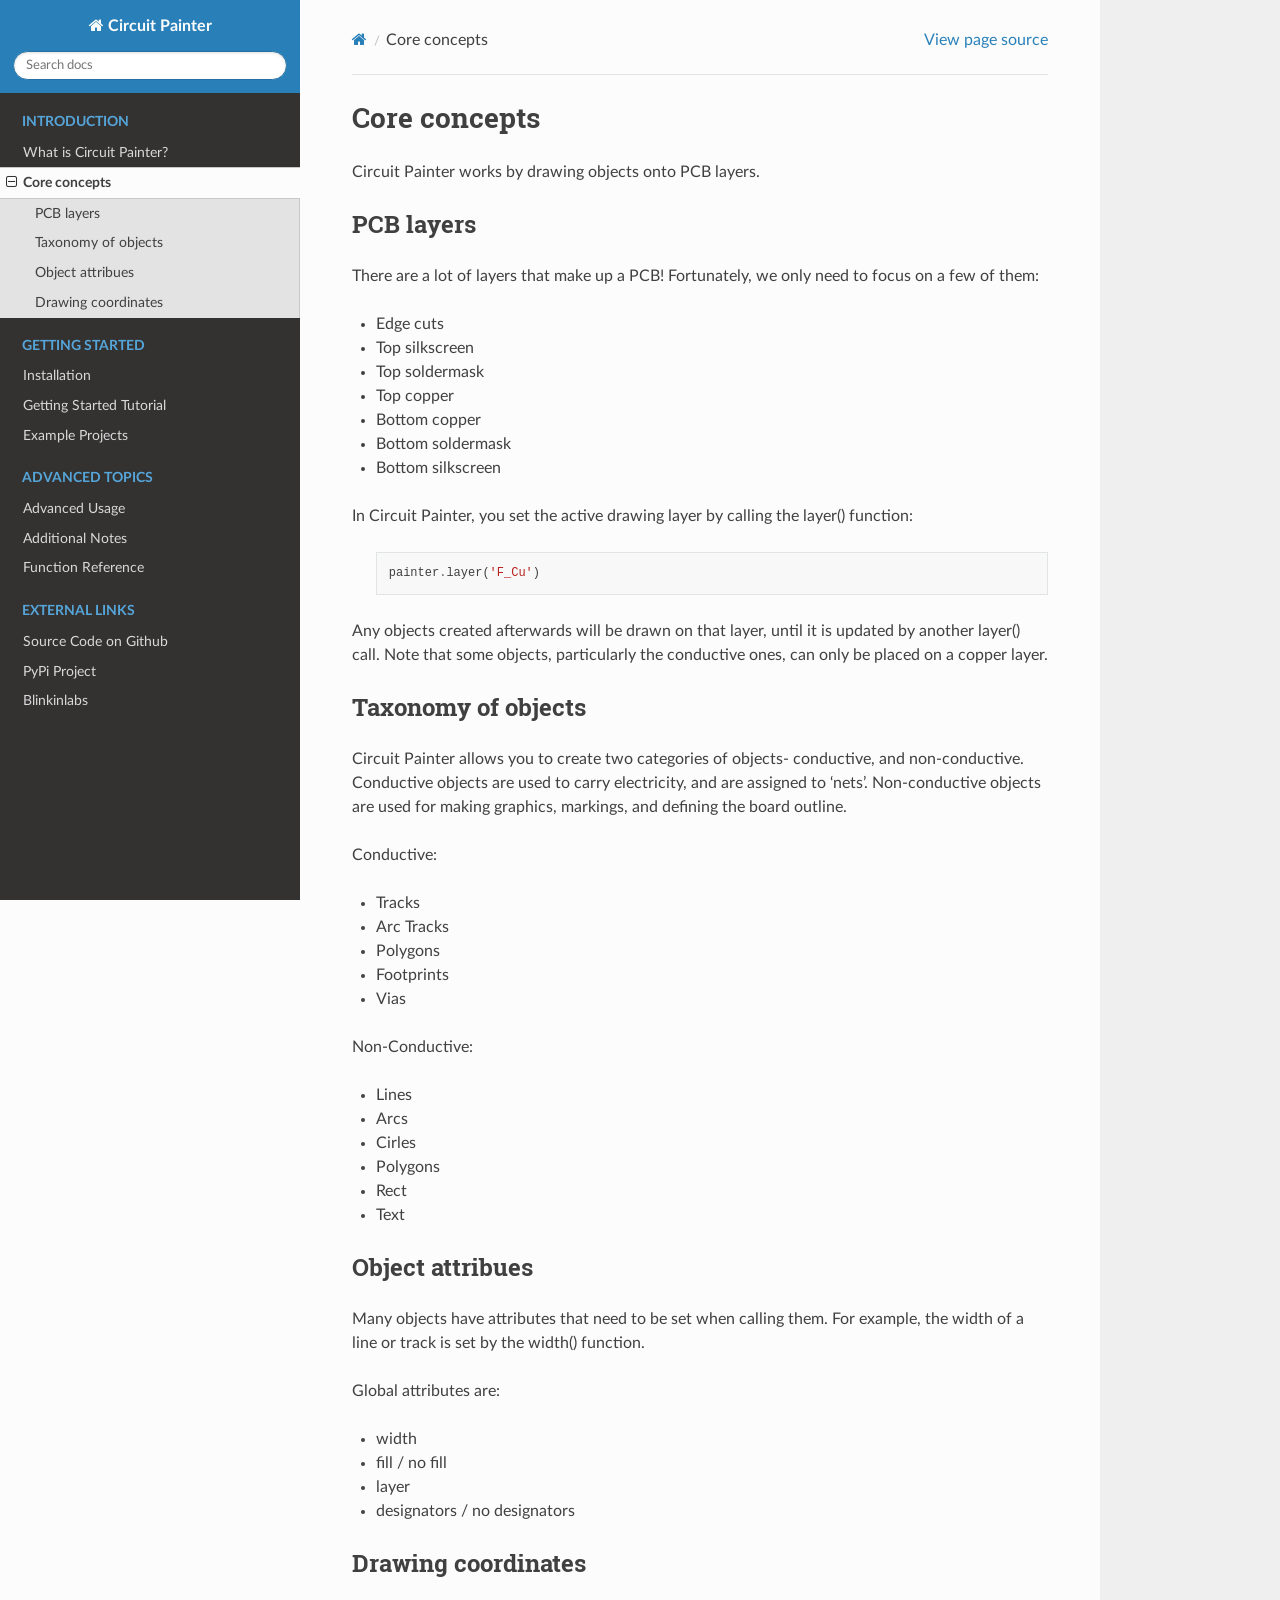
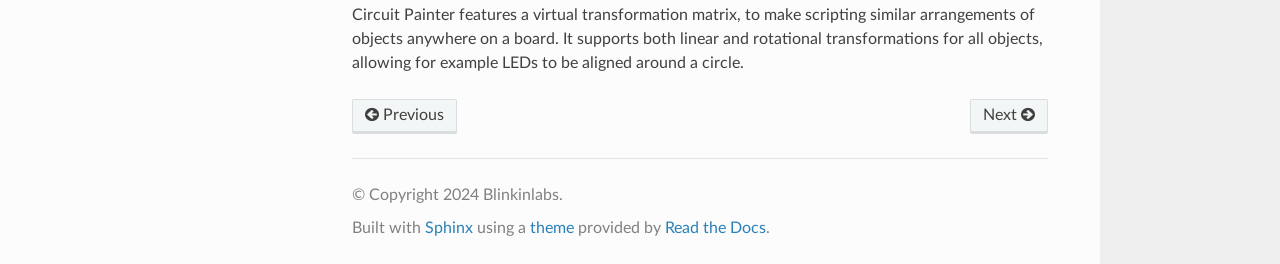
<file: concepts.html>
<!DOCTYPE html>
<html class="writer-html5" lang="en" data-content_root="./">
<head>
  <meta charset="utf-8" /><meta name="viewport" content="width=device-width, initial-scale=1" />

  <meta name="viewport" content="width=device-width, initial-scale=1.0" />
  <title>Core concepts &mdash; Circuit Painter  documentation</title>
      <link rel="stylesheet" type="text/css" href="_static/pygments.css?v=b86133f3" />
      <link rel="stylesheet" type="text/css" href="_static/css/theme.css?v=e59714d7" />

  
      <script src="_static/jquery.js?v=5d32c60e"></script>
      <script src="_static/_sphinx_javascript_frameworks_compat.js?v=2cd50e6c"></script>
      <script src="_static/documentation_options.js?v=5929fcd5"></script>
      <script src="_static/doctools.js?v=9bcbadda"></script>
      <script src="_static/sphinx_highlight.js?v=dc90522c"></script>
    <script src="_static/js/theme.js"></script>
    <link rel="index" title="Index" href="genindex.html" />
    <link rel="search" title="Search" href="search.html" />
    <link rel="next" title="Installation" href="installation.html" />
    <link rel="prev" title="What is Circuit Painter?" href="introduction.html" /> 
</head>

<body class="wy-body-for-nav"> 
  <div class="wy-grid-for-nav">
    <nav data-toggle="wy-nav-shift" class="wy-nav-side">
      <div class="wy-side-scroll">
        <div class="wy-side-nav-search" >

          
          
          <a href="index.html" class="icon icon-home">
            Circuit Painter
          </a>
<div role="search">
  <form id="rtd-search-form" class="wy-form" action="search.html" method="get">
    <input type="text" name="q" placeholder="Search docs" aria-label="Search docs" />
    <input type="hidden" name="check_keywords" value="yes" />
    <input type="hidden" name="area" value="default" />
  </form>
</div>
        </div><div class="wy-menu wy-menu-vertical" data-spy="affix" role="navigation" aria-label="Navigation menu">
              <p class="caption" role="heading"><span class="caption-text">Introduction</span></p>
<ul class="current">
<li class="toctree-l1"><a class="reference internal" href="introduction.html">What is Circuit Painter?</a></li>
<li class="toctree-l1 current"><a class="current reference internal" href="#">Core concepts</a><ul>
<li class="toctree-l2"><a class="reference internal" href="#pcb-layers">PCB layers</a></li>
<li class="toctree-l2"><a class="reference internal" href="#taxonomy-of-objects">Taxonomy of objects</a></li>
<li class="toctree-l2"><a class="reference internal" href="#object-attribues">Object attribues</a></li>
<li class="toctree-l2"><a class="reference internal" href="#drawing-coordinates">Drawing coordinates</a></li>
</ul>
</li>
</ul>
<p class="caption" role="heading"><span class="caption-text">Getting Started</span></p>
<ul>
<li class="toctree-l1"><a class="reference internal" href="installation.html">Installation</a></li>
<li class="toctree-l1"><a class="reference internal" href="getting_started.html">Getting Started Tutorial</a></li>
<li class="toctree-l1"><a class="reference internal" href="examples.html">Example Projects</a></li>
</ul>
<p class="caption" role="heading"><span class="caption-text">Advanced topics</span></p>
<ul>
<li class="toctree-l1"><a class="reference internal" href="advanced_usage.html">Advanced Usage</a></li>
<li class="toctree-l1"><a class="reference internal" href="notes.html">Additional Notes</a></li>
<li class="toctree-l1"><a class="reference internal" href="api.html">Function Reference</a></li>
</ul>
<p class="caption" role="heading"><span class="caption-text">External links</span></p>
<ul>
<li class="toctree-l1"><a class="reference external" href="https://github.com/blinkinlabs/circuitpainter">Source Code on Github</a></li>
<li class="toctree-l1"><a class="reference external" href="https://pypi.org/project/circuitpainter/">PyPi Project</a></li>
<li class="toctree-l1"><a class="reference external" href="https://blinkinlabs.com">Blinkinlabs</a></li>
</ul>

        </div>
      </div>
    </nav>

    <section data-toggle="wy-nav-shift" class="wy-nav-content-wrap"><nav class="wy-nav-top" aria-label="Mobile navigation menu" >
          <i data-toggle="wy-nav-top" class="fa fa-bars"></i>
          <a href="index.html">Circuit Painter</a>
      </nav>

      <div class="wy-nav-content">
        <div class="rst-content">
          <div role="navigation" aria-label="Page navigation">
  <ul class="wy-breadcrumbs">
      <li><a href="index.html" class="icon icon-home" aria-label="Home"></a></li>
      <li class="breadcrumb-item active">Core concepts</li>
      <li class="wy-breadcrumbs-aside">
            <a href="_sources/concepts.rst.txt" rel="nofollow"> View page source</a>
      </li>
  </ul>
  <hr/>
</div>
          <div role="main" class="document" itemscope="itemscope" itemtype="http://schema.org/Article">
           <div itemprop="articleBody">
             
  <section id="core-concepts">
<h1>Core concepts<a class="headerlink" href="#core-concepts" title="Link to this heading"></a></h1>
<p>Circuit Painter works by drawing objects onto PCB layers.</p>
<section id="pcb-layers">
<h2>PCB layers<a class="headerlink" href="#pcb-layers" title="Link to this heading"></a></h2>
<p>There are a lot of layers that make up a PCB! Fortunately, we only need to
focus on a few of them:</p>
<ul class="simple">
<li><p>Edge cuts</p></li>
<li><p>Top silkscreen</p></li>
<li><p>Top soldermask</p></li>
<li><p>Top copper</p></li>
<li><p>Bottom copper</p></li>
<li><p>Bottom soldermask</p></li>
<li><p>Bottom silkscreen</p></li>
</ul>
<p>In Circuit Painter, you set the active drawing layer by calling the layer()
function:</p>
<blockquote>
<div><div class="highlight-python notranslate"><div class="highlight"><pre><span></span><span class="n">painter</span><span class="o">.</span><span class="n">layer</span><span class="p">(</span><span class="s1">&#39;F_Cu&#39;</span><span class="p">)</span>
</pre></div>
</div>
</div></blockquote>
<p>Any objects created afterwards will be drawn on that layer, until it is
updated by another layer() call. Note that some objects, particularly the
conductive ones, can only be placed on a copper layer.</p>
</section>
<section id="taxonomy-of-objects">
<h2>Taxonomy of objects<a class="headerlink" href="#taxonomy-of-objects" title="Link to this heading"></a></h2>
<p>Circuit Painter allows you to create two categories of objects- conductive,
and non-conductive. Conductive objects are used to carry electricity, and
are assigned to ‘nets’. Non-conductive objects are used for making graphics,
markings, and defining the board outline.</p>
<p>Conductive:</p>
<ul class="simple">
<li><p>Tracks</p></li>
<li><p>Arc Tracks</p></li>
<li><p>Polygons</p></li>
<li><p>Footprints</p></li>
<li><p>Vias</p></li>
</ul>
<p>Non-Conductive:</p>
<ul class="simple">
<li><p>Lines</p></li>
<li><p>Arcs</p></li>
<li><p>Cirles</p></li>
<li><p>Polygons</p></li>
<li><p>Rect</p></li>
<li><p>Text</p></li>
</ul>
</section>
<section id="object-attribues">
<h2>Object attribues<a class="headerlink" href="#object-attribues" title="Link to this heading"></a></h2>
<p>Many objects have attributes that need to be set when calling them. For
example, the width of a line or track is set by the width() function.</p>
<p>Global attributes are:</p>
<ul class="simple">
<li><p>width</p></li>
<li><p>fill / no fill</p></li>
<li><p>layer</p></li>
<li><p>designators / no designators</p></li>
</ul>
</section>
<section id="drawing-coordinates">
<h2>Drawing coordinates<a class="headerlink" href="#drawing-coordinates" title="Link to this heading"></a></h2>
<p>Circuit Painter features a virtual transformation matrix, to make scripting
similar arrangements of objects anywhere on a board. It supports both linear
and rotational transformations for all objects, allowing for example LEDs to
be aligned around a circle.</p>
</section>
</section>


           </div>
          </div>
          <footer><div class="rst-footer-buttons" role="navigation" aria-label="Footer">
        <a href="introduction.html" class="btn btn-neutral float-left" title="What is Circuit Painter?" accesskey="p" rel="prev"><span class="fa fa-arrow-circle-left" aria-hidden="true"></span> Previous</a>
        <a href="installation.html" class="btn btn-neutral float-right" title="Installation" accesskey="n" rel="next">Next <span class="fa fa-arrow-circle-right" aria-hidden="true"></span></a>
    </div>

  <hr/>

  <div role="contentinfo">
    <p>&#169; Copyright 2024 Blinkinlabs.</p>
  </div>

  Built with <a href="https://www.sphinx-doc.org/">Sphinx</a> using a
    <a href="https://github.com/readthedocs/sphinx_rtd_theme">theme</a>
    provided by <a href="https://readthedocs.org">Read the Docs</a>.
   

</footer>
        </div>
      </div>
    </section>
  </div>
  <script>
      jQuery(function () {
          SphinxRtdTheme.Navigation.enable(true);
      });
  </script> 

</body>
</html>
</file>
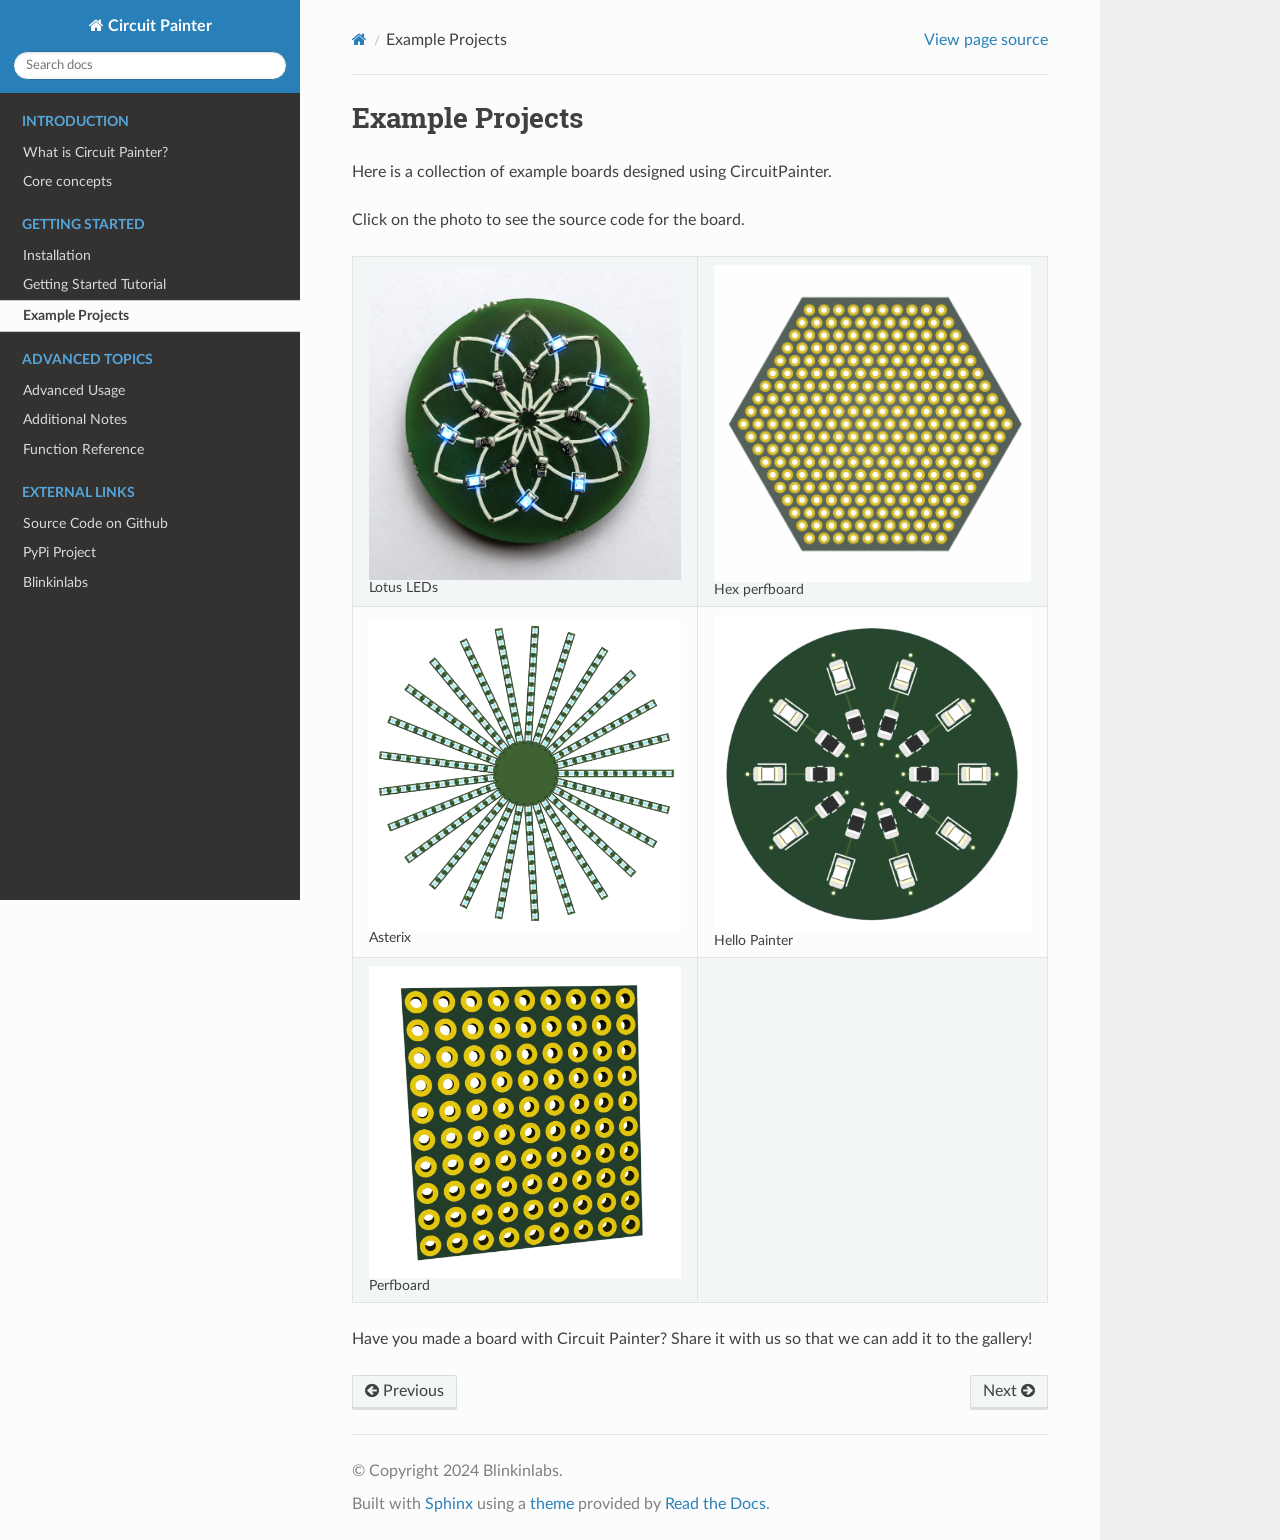
<file: examples.html>
<!DOCTYPE html>
<html class="writer-html5" lang="en" data-content_root="./">
<head>
  <meta charset="utf-8" /><meta name="viewport" content="width=device-width, initial-scale=1" />

  <meta name="viewport" content="width=device-width, initial-scale=1.0" />
  <title>Example Projects &mdash; Circuit Painter  documentation</title>
      <link rel="stylesheet" type="text/css" href="_static/pygments.css?v=b86133f3" />
      <link rel="stylesheet" type="text/css" href="_static/css/theme.css?v=e59714d7" />

  
      <script src="_static/jquery.js?v=5d32c60e"></script>
      <script src="_static/_sphinx_javascript_frameworks_compat.js?v=2cd50e6c"></script>
      <script src="_static/documentation_options.js?v=5929fcd5"></script>
      <script src="_static/doctools.js?v=9bcbadda"></script>
      <script src="_static/sphinx_highlight.js?v=dc90522c"></script>
    <script src="_static/js/theme.js"></script>
    <link rel="index" title="Index" href="genindex.html" />
    <link rel="search" title="Search" href="search.html" />
    <link rel="next" title="Advanced Usage" href="advanced_usage.html" />
    <link rel="prev" title="Getting Started Tutorial" href="getting_started.html" /> 
</head>

<body class="wy-body-for-nav"> 
  <div class="wy-grid-for-nav">
    <nav data-toggle="wy-nav-shift" class="wy-nav-side">
      <div class="wy-side-scroll">
        <div class="wy-side-nav-search" >

          
          
          <a href="index.html" class="icon icon-home">
            Circuit Painter
          </a>
<div role="search">
  <form id="rtd-search-form" class="wy-form" action="search.html" method="get">
    <input type="text" name="q" placeholder="Search docs" aria-label="Search docs" />
    <input type="hidden" name="check_keywords" value="yes" />
    <input type="hidden" name="area" value="default" />
  </form>
</div>
        </div><div class="wy-menu wy-menu-vertical" data-spy="affix" role="navigation" aria-label="Navigation menu">
              <p class="caption" role="heading"><span class="caption-text">Introduction</span></p>
<ul>
<li class="toctree-l1"><a class="reference internal" href="introduction.html">What is Circuit Painter?</a></li>
<li class="toctree-l1"><a class="reference internal" href="concepts.html">Core concepts</a></li>
</ul>
<p class="caption" role="heading"><span class="caption-text">Getting Started</span></p>
<ul class="current">
<li class="toctree-l1"><a class="reference internal" href="installation.html">Installation</a></li>
<li class="toctree-l1"><a class="reference internal" href="getting_started.html">Getting Started Tutorial</a></li>
<li class="toctree-l1 current"><a class="current reference internal" href="#">Example Projects</a></li>
</ul>
<p class="caption" role="heading"><span class="caption-text">Advanced topics</span></p>
<ul>
<li class="toctree-l1"><a class="reference internal" href="advanced_usage.html">Advanced Usage</a></li>
<li class="toctree-l1"><a class="reference internal" href="notes.html">Additional Notes</a></li>
<li class="toctree-l1"><a class="reference internal" href="api.html">Function Reference</a></li>
</ul>
<p class="caption" role="heading"><span class="caption-text">External links</span></p>
<ul>
<li class="toctree-l1"><a class="reference external" href="https://github.com/blinkinlabs/circuitpainter">Source Code on Github</a></li>
<li class="toctree-l1"><a class="reference external" href="https://pypi.org/project/circuitpainter/">PyPi Project</a></li>
<li class="toctree-l1"><a class="reference external" href="https://blinkinlabs.com">Blinkinlabs</a></li>
</ul>

        </div>
      </div>
    </nav>

    <section data-toggle="wy-nav-shift" class="wy-nav-content-wrap"><nav class="wy-nav-top" aria-label="Mobile navigation menu" >
          <i data-toggle="wy-nav-top" class="fa fa-bars"></i>
          <a href="index.html">Circuit Painter</a>
      </nav>

      <div class="wy-nav-content">
        <div class="rst-content">
          <div role="navigation" aria-label="Page navigation">
  <ul class="wy-breadcrumbs">
      <li><a href="index.html" class="icon icon-home" aria-label="Home"></a></li>
      <li class="breadcrumb-item active">Example Projects</li>
      <li class="wy-breadcrumbs-aside">
            <a href="_sources/examples.rst.txt" rel="nofollow"> View page source</a>
      </li>
  </ul>
  <hr/>
</div>
          <div role="main" class="document" itemscope="itemscope" itemtype="http://schema.org/Article">
           <div itemprop="articleBody">
             
  <section id="example-projects">
<h1>Example Projects<a class="headerlink" href="#example-projects" title="Link to this heading"></a></h1>
<p>Here is a collection of example boards designed using CircuitPainter.</p>
<p>Click on the photo to see the source code for the board.</p>
<table class="docutils align-default">
<tbody>
<tr class="row-odd"><td><a class="reference external image-reference" href="https://github.com/Blinkinlabs/circuitpainter/blob/main/examples/lotus_leds.py"><img alt="_images/examples_lotus_leds.png" src="_images/examples_lotus_leds.png" style="width: 400px;" />
</a>
<p>Lotus LEDs</p>
</td>
<td><a class="reference external image-reference" href="https://github.com/Blinkinlabs/circuitpainter/blob/main/examples/hex_perfboard.py"><img alt="_images/examples_hex_perfboard.png" src="_images/examples_hex_perfboard.png" style="width: 400px;" />
</a>
<p>Hex perfboard</p>
</td>
</tr>
<tr class="row-even"><td><a class="reference external image-reference" href="https://github.com/Blinkinlabs/circuitpainter/blob/main/examples/asterix.py"><img alt="_images/examples_asterix.png" src="_images/examples_asterix.png" style="width: 400px;" />
</a>
<p>Asterix</p>
</td>
<td><a class="reference external image-reference" href="https://github.com/Blinkinlabs/circuitpainter/blob/main/examples/hello_painter.py"><img alt="_images/examples_hello_painter.png" src="_images/examples_hello_painter.png" style="width: 400px;" />
</a>
<p>Hello Painter</p>
</td>
</tr>
<tr class="row-odd"><td><a class="reference external image-reference" href="https://github.com/Blinkinlabs/circuitpainter/blob/main/examples/perfboard.py"><img alt="_images/examples_perfboard.png" src="_images/examples_perfboard.png" style="width: 400px;" />
</a>
<p>Perfboard</p>
</td>
<td></td>
</tr>
</tbody>
</table>
<p>Have you made a board with Circuit Painter? Share it with us so that we can
add it to the gallery!</p>
</section>


           </div>
          </div>
          <footer><div class="rst-footer-buttons" role="navigation" aria-label="Footer">
        <a href="getting_started.html" class="btn btn-neutral float-left" title="Getting Started Tutorial" accesskey="p" rel="prev"><span class="fa fa-arrow-circle-left" aria-hidden="true"></span> Previous</a>
        <a href="advanced_usage.html" class="btn btn-neutral float-right" title="Advanced Usage" accesskey="n" rel="next">Next <span class="fa fa-arrow-circle-right" aria-hidden="true"></span></a>
    </div>

  <hr/>

  <div role="contentinfo">
    <p>&#169; Copyright 2024 Blinkinlabs.</p>
  </div>

  Built with <a href="https://www.sphinx-doc.org/">Sphinx</a> using a
    <a href="https://github.com/readthedocs/sphinx_rtd_theme">theme</a>
    provided by <a href="https://readthedocs.org">Read the Docs</a>.
   

</footer>
        </div>
      </div>
    </section>
  </div>
  <script>
      jQuery(function () {
          SphinxRtdTheme.Navigation.enable(true);
      });
  </script> 

</body>
</html>
</file>
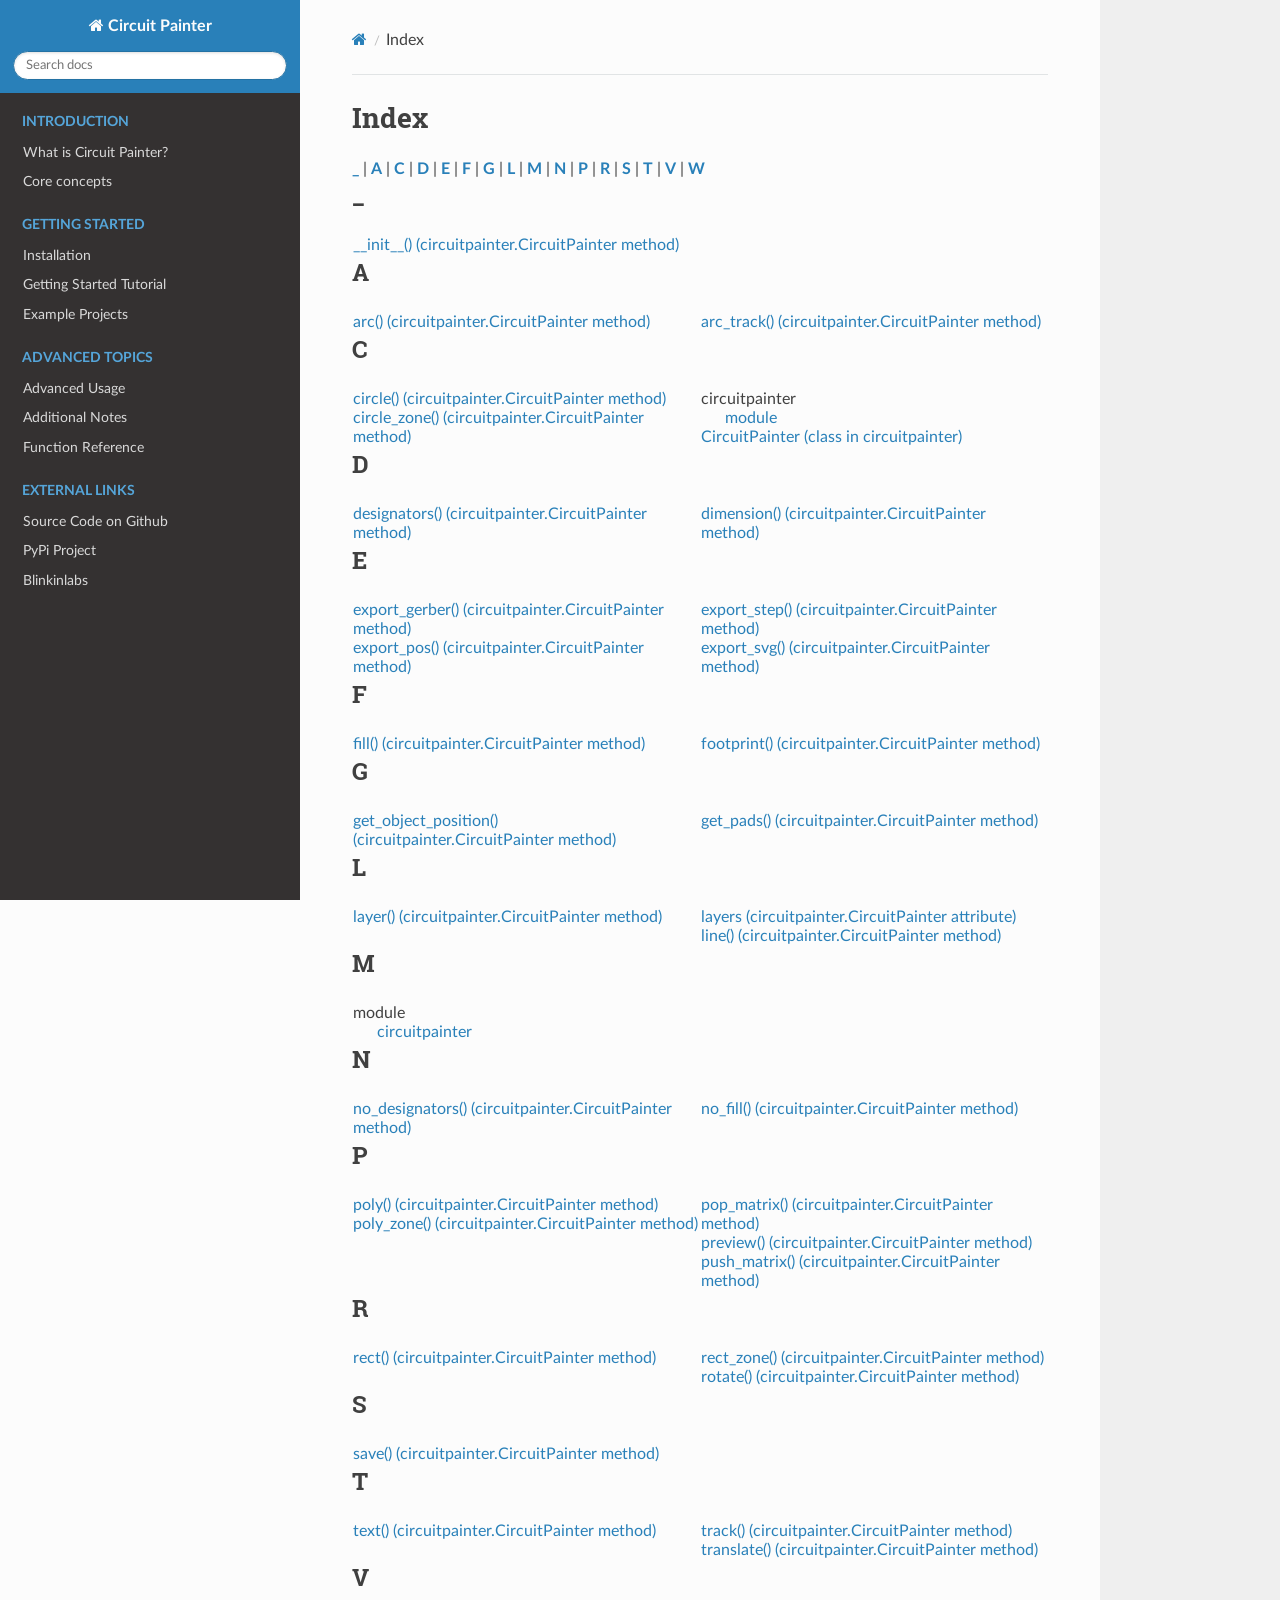
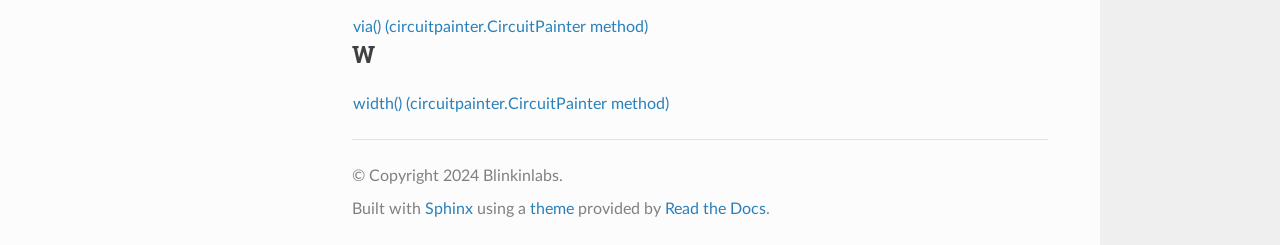
<file: genindex.html>
<!DOCTYPE html>
<html class="writer-html5" lang="en" data-content_root="./">
<head>
  <meta charset="utf-8" />
  <meta name="viewport" content="width=device-width, initial-scale=1.0" />
  <title>Index &mdash; Circuit Painter  documentation</title>
      <link rel="stylesheet" type="text/css" href="_static/pygments.css?v=b86133f3" />
      <link rel="stylesheet" type="text/css" href="_static/css/theme.css?v=e59714d7" />

  
      <script src="_static/jquery.js?v=5d32c60e"></script>
      <script src="_static/_sphinx_javascript_frameworks_compat.js?v=2cd50e6c"></script>
      <script src="_static/documentation_options.js?v=5929fcd5"></script>
      <script src="_static/doctools.js?v=9bcbadda"></script>
      <script src="_static/sphinx_highlight.js?v=dc90522c"></script>
    <script src="_static/js/theme.js"></script>
    <link rel="index" title="Index" href="#" />
    <link rel="search" title="Search" href="search.html" /> 
</head>

<body class="wy-body-for-nav"> 
  <div class="wy-grid-for-nav">
    <nav data-toggle="wy-nav-shift" class="wy-nav-side">
      <div class="wy-side-scroll">
        <div class="wy-side-nav-search" >

          
          
          <a href="index.html" class="icon icon-home">
            Circuit Painter
          </a>
<div role="search">
  <form id="rtd-search-form" class="wy-form" action="search.html" method="get">
    <input type="text" name="q" placeholder="Search docs" aria-label="Search docs" />
    <input type="hidden" name="check_keywords" value="yes" />
    <input type="hidden" name="area" value="default" />
  </form>
</div>
        </div><div class="wy-menu wy-menu-vertical" data-spy="affix" role="navigation" aria-label="Navigation menu">
              <p class="caption" role="heading"><span class="caption-text">Introduction</span></p>
<ul>
<li class="toctree-l1"><a class="reference internal" href="introduction.html">What is Circuit Painter?</a></li>
<li class="toctree-l1"><a class="reference internal" href="concepts.html">Core concepts</a></li>
</ul>
<p class="caption" role="heading"><span class="caption-text">Getting Started</span></p>
<ul>
<li class="toctree-l1"><a class="reference internal" href="installation.html">Installation</a></li>
<li class="toctree-l1"><a class="reference internal" href="getting_started.html">Getting Started Tutorial</a></li>
<li class="toctree-l1"><a class="reference internal" href="examples.html">Example Projects</a></li>
</ul>
<p class="caption" role="heading"><span class="caption-text">Advanced topics</span></p>
<ul>
<li class="toctree-l1"><a class="reference internal" href="advanced_usage.html">Advanced Usage</a></li>
<li class="toctree-l1"><a class="reference internal" href="notes.html">Additional Notes</a></li>
<li class="toctree-l1"><a class="reference internal" href="api.html">Function Reference</a></li>
</ul>
<p class="caption" role="heading"><span class="caption-text">External links</span></p>
<ul>
<li class="toctree-l1"><a class="reference external" href="https://github.com/blinkinlabs/circuitpainter">Source Code on Github</a></li>
<li class="toctree-l1"><a class="reference external" href="https://pypi.org/project/circuitpainter/">PyPi Project</a></li>
<li class="toctree-l1"><a class="reference external" href="https://blinkinlabs.com">Blinkinlabs</a></li>
</ul>

        </div>
      </div>
    </nav>

    <section data-toggle="wy-nav-shift" class="wy-nav-content-wrap"><nav class="wy-nav-top" aria-label="Mobile navigation menu" >
          <i data-toggle="wy-nav-top" class="fa fa-bars"></i>
          <a href="index.html">Circuit Painter</a>
      </nav>

      <div class="wy-nav-content">
        <div class="rst-content">
          <div role="navigation" aria-label="Page navigation">
  <ul class="wy-breadcrumbs">
      <li><a href="index.html" class="icon icon-home" aria-label="Home"></a></li>
      <li class="breadcrumb-item active">Index</li>
      <li class="wy-breadcrumbs-aside">
      </li>
  </ul>
  <hr/>
</div>
          <div role="main" class="document" itemscope="itemscope" itemtype="http://schema.org/Article">
           <div itemprop="articleBody">
             

<h1 id="index">Index</h1>

<div class="genindex-jumpbox">
 <a href="#_"><strong>_</strong></a>
 | <a href="#A"><strong>A</strong></a>
 | <a href="#C"><strong>C</strong></a>
 | <a href="#D"><strong>D</strong></a>
 | <a href="#E"><strong>E</strong></a>
 | <a href="#F"><strong>F</strong></a>
 | <a href="#G"><strong>G</strong></a>
 | <a href="#L"><strong>L</strong></a>
 | <a href="#M"><strong>M</strong></a>
 | <a href="#N"><strong>N</strong></a>
 | <a href="#P"><strong>P</strong></a>
 | <a href="#R"><strong>R</strong></a>
 | <a href="#S"><strong>S</strong></a>
 | <a href="#T"><strong>T</strong></a>
 | <a href="#V"><strong>V</strong></a>
 | <a href="#W"><strong>W</strong></a>
 
</div>
<h2 id="_">_</h2>
<table style="width: 100%" class="indextable genindextable"><tr>
  <td style="width: 33%; vertical-align: top;"><ul>
      <li><a href="api.html#circuitpainter.CircuitPainter.__init__">__init__() (circuitpainter.CircuitPainter method)</a>
</li>
  </ul></td>
</tr></table>

<h2 id="A">A</h2>
<table style="width: 100%" class="indextable genindextable"><tr>
  <td style="width: 33%; vertical-align: top;"><ul>
      <li><a href="api.html#circuitpainter.CircuitPainter.arc">arc() (circuitpainter.CircuitPainter method)</a>
</li>
  </ul></td>
  <td style="width: 33%; vertical-align: top;"><ul>
      <li><a href="api.html#circuitpainter.CircuitPainter.arc_track">arc_track() (circuitpainter.CircuitPainter method)</a>
</li>
  </ul></td>
</tr></table>

<h2 id="C">C</h2>
<table style="width: 100%" class="indextable genindextable"><tr>
  <td style="width: 33%; vertical-align: top;"><ul>
      <li><a href="api.html#circuitpainter.CircuitPainter.circle">circle() (circuitpainter.CircuitPainter method)</a>
</li>
      <li><a href="api.html#circuitpainter.CircuitPainter.circle_zone">circle_zone() (circuitpainter.CircuitPainter method)</a>
</li>
  </ul></td>
  <td style="width: 33%; vertical-align: top;"><ul>
      <li>
    circuitpainter

      <ul>
        <li><a href="api.html#module-circuitpainter">module</a>
</li>
      </ul></li>
      <li><a href="api.html#circuitpainter.CircuitPainter">CircuitPainter (class in circuitpainter)</a>
</li>
  </ul></td>
</tr></table>

<h2 id="D">D</h2>
<table style="width: 100%" class="indextable genindextable"><tr>
  <td style="width: 33%; vertical-align: top;"><ul>
      <li><a href="api.html#circuitpainter.CircuitPainter.designators">designators() (circuitpainter.CircuitPainter method)</a>
</li>
  </ul></td>
  <td style="width: 33%; vertical-align: top;"><ul>
      <li><a href="api.html#circuitpainter.CircuitPainter.dimension">dimension() (circuitpainter.CircuitPainter method)</a>
</li>
  </ul></td>
</tr></table>

<h2 id="E">E</h2>
<table style="width: 100%" class="indextable genindextable"><tr>
  <td style="width: 33%; vertical-align: top;"><ul>
      <li><a href="api.html#circuitpainter.CircuitPainter.export_gerber">export_gerber() (circuitpainter.CircuitPainter method)</a>
</li>
      <li><a href="api.html#circuitpainter.CircuitPainter.export_pos">export_pos() (circuitpainter.CircuitPainter method)</a>
</li>
  </ul></td>
  <td style="width: 33%; vertical-align: top;"><ul>
      <li><a href="api.html#circuitpainter.CircuitPainter.export_step">export_step() (circuitpainter.CircuitPainter method)</a>
</li>
      <li><a href="api.html#circuitpainter.CircuitPainter.export_svg">export_svg() (circuitpainter.CircuitPainter method)</a>
</li>
  </ul></td>
</tr></table>

<h2 id="F">F</h2>
<table style="width: 100%" class="indextable genindextable"><tr>
  <td style="width: 33%; vertical-align: top;"><ul>
      <li><a href="api.html#circuitpainter.CircuitPainter.fill">fill() (circuitpainter.CircuitPainter method)</a>
</li>
  </ul></td>
  <td style="width: 33%; vertical-align: top;"><ul>
      <li><a href="api.html#circuitpainter.CircuitPainter.footprint">footprint() (circuitpainter.CircuitPainter method)</a>
</li>
  </ul></td>
</tr></table>

<h2 id="G">G</h2>
<table style="width: 100%" class="indextable genindextable"><tr>
  <td style="width: 33%; vertical-align: top;"><ul>
      <li><a href="api.html#circuitpainter.CircuitPainter.get_object_position">get_object_position() (circuitpainter.CircuitPainter method)</a>
</li>
  </ul></td>
  <td style="width: 33%; vertical-align: top;"><ul>
      <li><a href="api.html#circuitpainter.CircuitPainter.get_pads">get_pads() (circuitpainter.CircuitPainter method)</a>
</li>
  </ul></td>
</tr></table>

<h2 id="L">L</h2>
<table style="width: 100%" class="indextable genindextable"><tr>
  <td style="width: 33%; vertical-align: top;"><ul>
      <li><a href="api.html#circuitpainter.CircuitPainter.layer">layer() (circuitpainter.CircuitPainter method)</a>
</li>
  </ul></td>
  <td style="width: 33%; vertical-align: top;"><ul>
      <li><a href="api.html#circuitpainter.CircuitPainter.layers">layers (circuitpainter.CircuitPainter attribute)</a>
</li>
      <li><a href="api.html#circuitpainter.CircuitPainter.line">line() (circuitpainter.CircuitPainter method)</a>
</li>
  </ul></td>
</tr></table>

<h2 id="M">M</h2>
<table style="width: 100%" class="indextable genindextable"><tr>
  <td style="width: 33%; vertical-align: top;"><ul>
      <li>
    module

      <ul>
        <li><a href="api.html#module-circuitpainter">circuitpainter</a>
</li>
      </ul></li>
  </ul></td>
</tr></table>

<h2 id="N">N</h2>
<table style="width: 100%" class="indextable genindextable"><tr>
  <td style="width: 33%; vertical-align: top;"><ul>
      <li><a href="api.html#circuitpainter.CircuitPainter.no_designators">no_designators() (circuitpainter.CircuitPainter method)</a>
</li>
  </ul></td>
  <td style="width: 33%; vertical-align: top;"><ul>
      <li><a href="api.html#circuitpainter.CircuitPainter.no_fill">no_fill() (circuitpainter.CircuitPainter method)</a>
</li>
  </ul></td>
</tr></table>

<h2 id="P">P</h2>
<table style="width: 100%" class="indextable genindextable"><tr>
  <td style="width: 33%; vertical-align: top;"><ul>
      <li><a href="api.html#circuitpainter.CircuitPainter.poly">poly() (circuitpainter.CircuitPainter method)</a>
</li>
      <li><a href="api.html#circuitpainter.CircuitPainter.poly_zone">poly_zone() (circuitpainter.CircuitPainter method)</a>
</li>
  </ul></td>
  <td style="width: 33%; vertical-align: top;"><ul>
      <li><a href="api.html#circuitpainter.CircuitPainter.pop_matrix">pop_matrix() (circuitpainter.CircuitPainter method)</a>
</li>
      <li><a href="api.html#circuitpainter.CircuitPainter.preview">preview() (circuitpainter.CircuitPainter method)</a>
</li>
      <li><a href="api.html#circuitpainter.CircuitPainter.push_matrix">push_matrix() (circuitpainter.CircuitPainter method)</a>
</li>
  </ul></td>
</tr></table>

<h2 id="R">R</h2>
<table style="width: 100%" class="indextable genindextable"><tr>
  <td style="width: 33%; vertical-align: top;"><ul>
      <li><a href="api.html#circuitpainter.CircuitPainter.rect">rect() (circuitpainter.CircuitPainter method)</a>
</li>
  </ul></td>
  <td style="width: 33%; vertical-align: top;"><ul>
      <li><a href="api.html#circuitpainter.CircuitPainter.rect_zone">rect_zone() (circuitpainter.CircuitPainter method)</a>
</li>
      <li><a href="api.html#circuitpainter.CircuitPainter.rotate">rotate() (circuitpainter.CircuitPainter method)</a>
</li>
  </ul></td>
</tr></table>

<h2 id="S">S</h2>
<table style="width: 100%" class="indextable genindextable"><tr>
  <td style="width: 33%; vertical-align: top;"><ul>
      <li><a href="api.html#circuitpainter.CircuitPainter.save">save() (circuitpainter.CircuitPainter method)</a>
</li>
  </ul></td>
</tr></table>

<h2 id="T">T</h2>
<table style="width: 100%" class="indextable genindextable"><tr>
  <td style="width: 33%; vertical-align: top;"><ul>
      <li><a href="api.html#circuitpainter.CircuitPainter.text">text() (circuitpainter.CircuitPainter method)</a>
</li>
  </ul></td>
  <td style="width: 33%; vertical-align: top;"><ul>
      <li><a href="api.html#circuitpainter.CircuitPainter.track">track() (circuitpainter.CircuitPainter method)</a>
</li>
      <li><a href="api.html#circuitpainter.CircuitPainter.translate">translate() (circuitpainter.CircuitPainter method)</a>
</li>
  </ul></td>
</tr></table>

<h2 id="V">V</h2>
<table style="width: 100%" class="indextable genindextable"><tr>
  <td style="width: 33%; vertical-align: top;"><ul>
      <li><a href="api.html#circuitpainter.CircuitPainter.via">via() (circuitpainter.CircuitPainter method)</a>
</li>
  </ul></td>
</tr></table>

<h2 id="W">W</h2>
<table style="width: 100%" class="indextable genindextable"><tr>
  <td style="width: 33%; vertical-align: top;"><ul>
      <li><a href="api.html#circuitpainter.CircuitPainter.width">width() (circuitpainter.CircuitPainter method)</a>
</li>
  </ul></td>
</tr></table>



           </div>
          </div>
          <footer>

  <hr/>

  <div role="contentinfo">
    <p>&#169; Copyright 2024 Blinkinlabs.</p>
  </div>

  Built with <a href="https://www.sphinx-doc.org/">Sphinx</a> using a
    <a href="https://github.com/readthedocs/sphinx_rtd_theme">theme</a>
    provided by <a href="https://readthedocs.org">Read the Docs</a>.
   

</footer>
        </div>
      </div>
    </section>
  </div>
  <script>
      jQuery(function () {
          SphinxRtdTheme.Navigation.enable(true);
      });
  </script> 

</body>
</html>
</file>
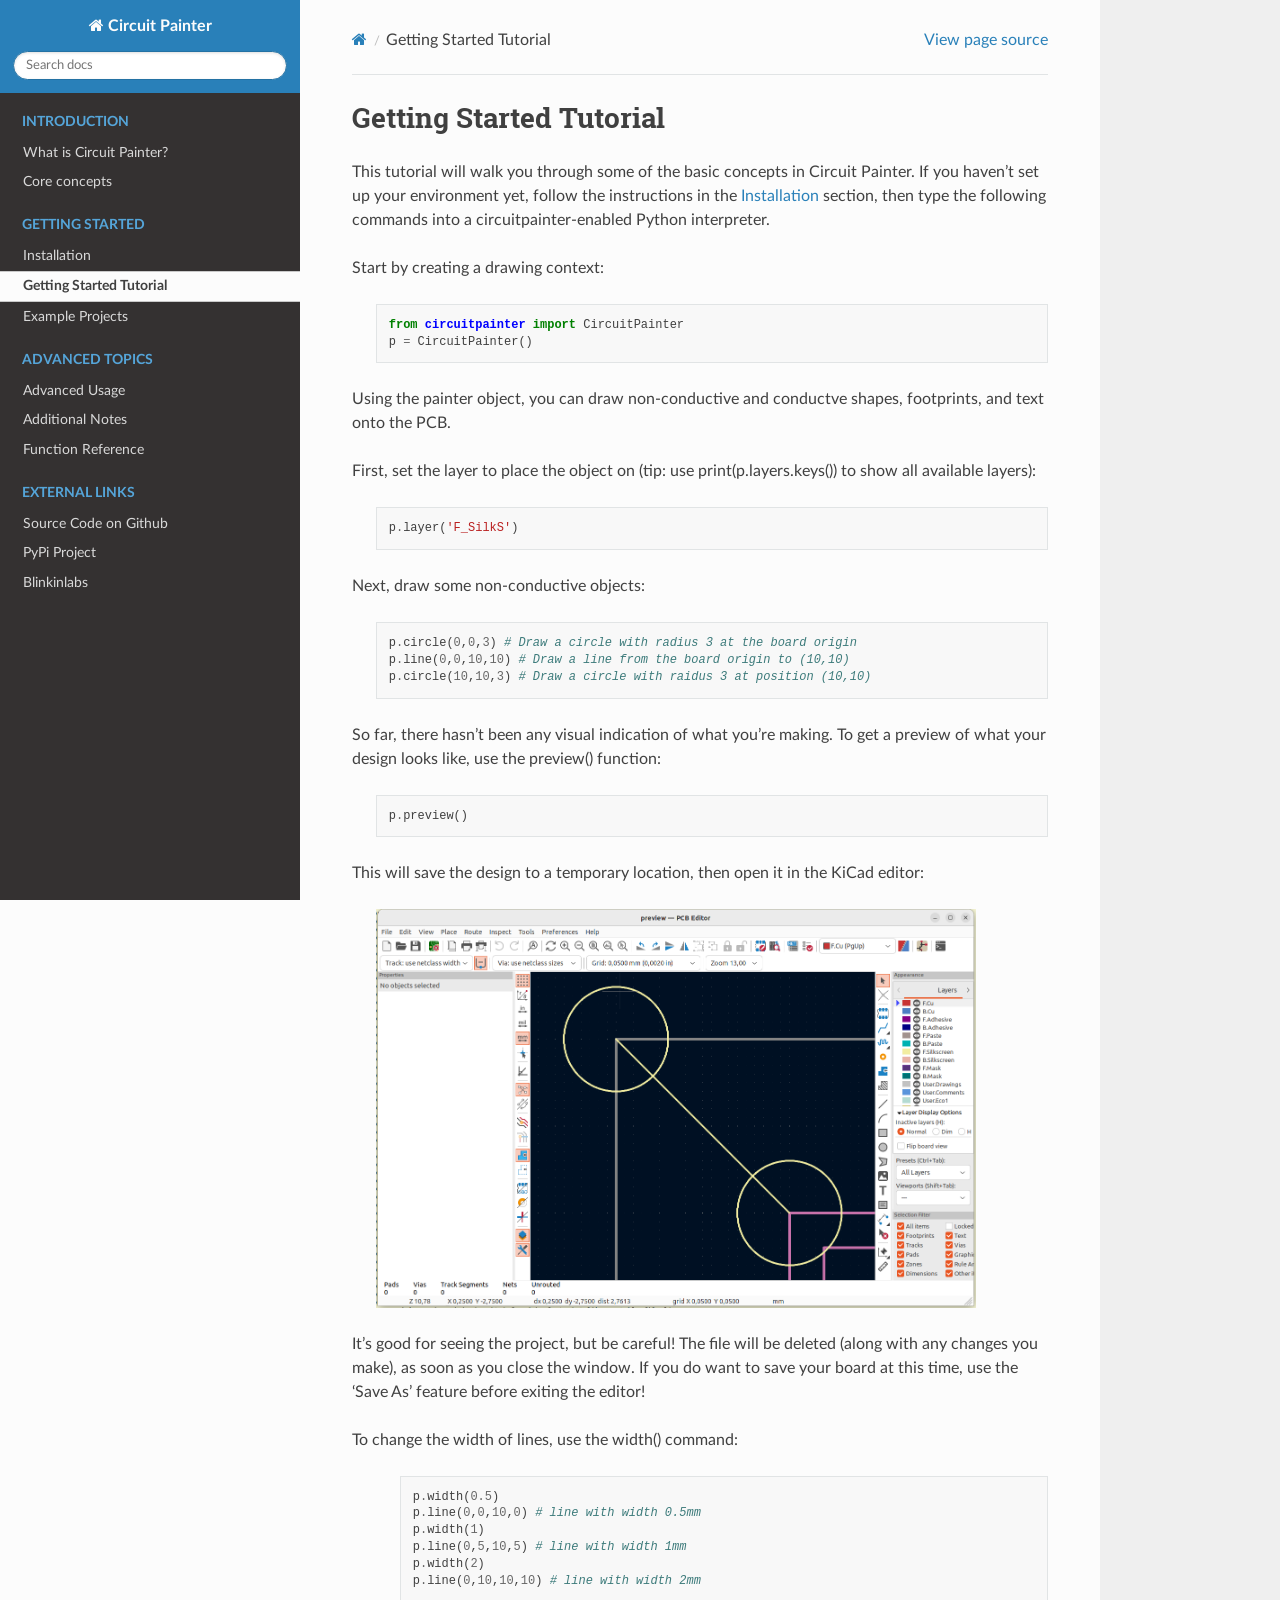
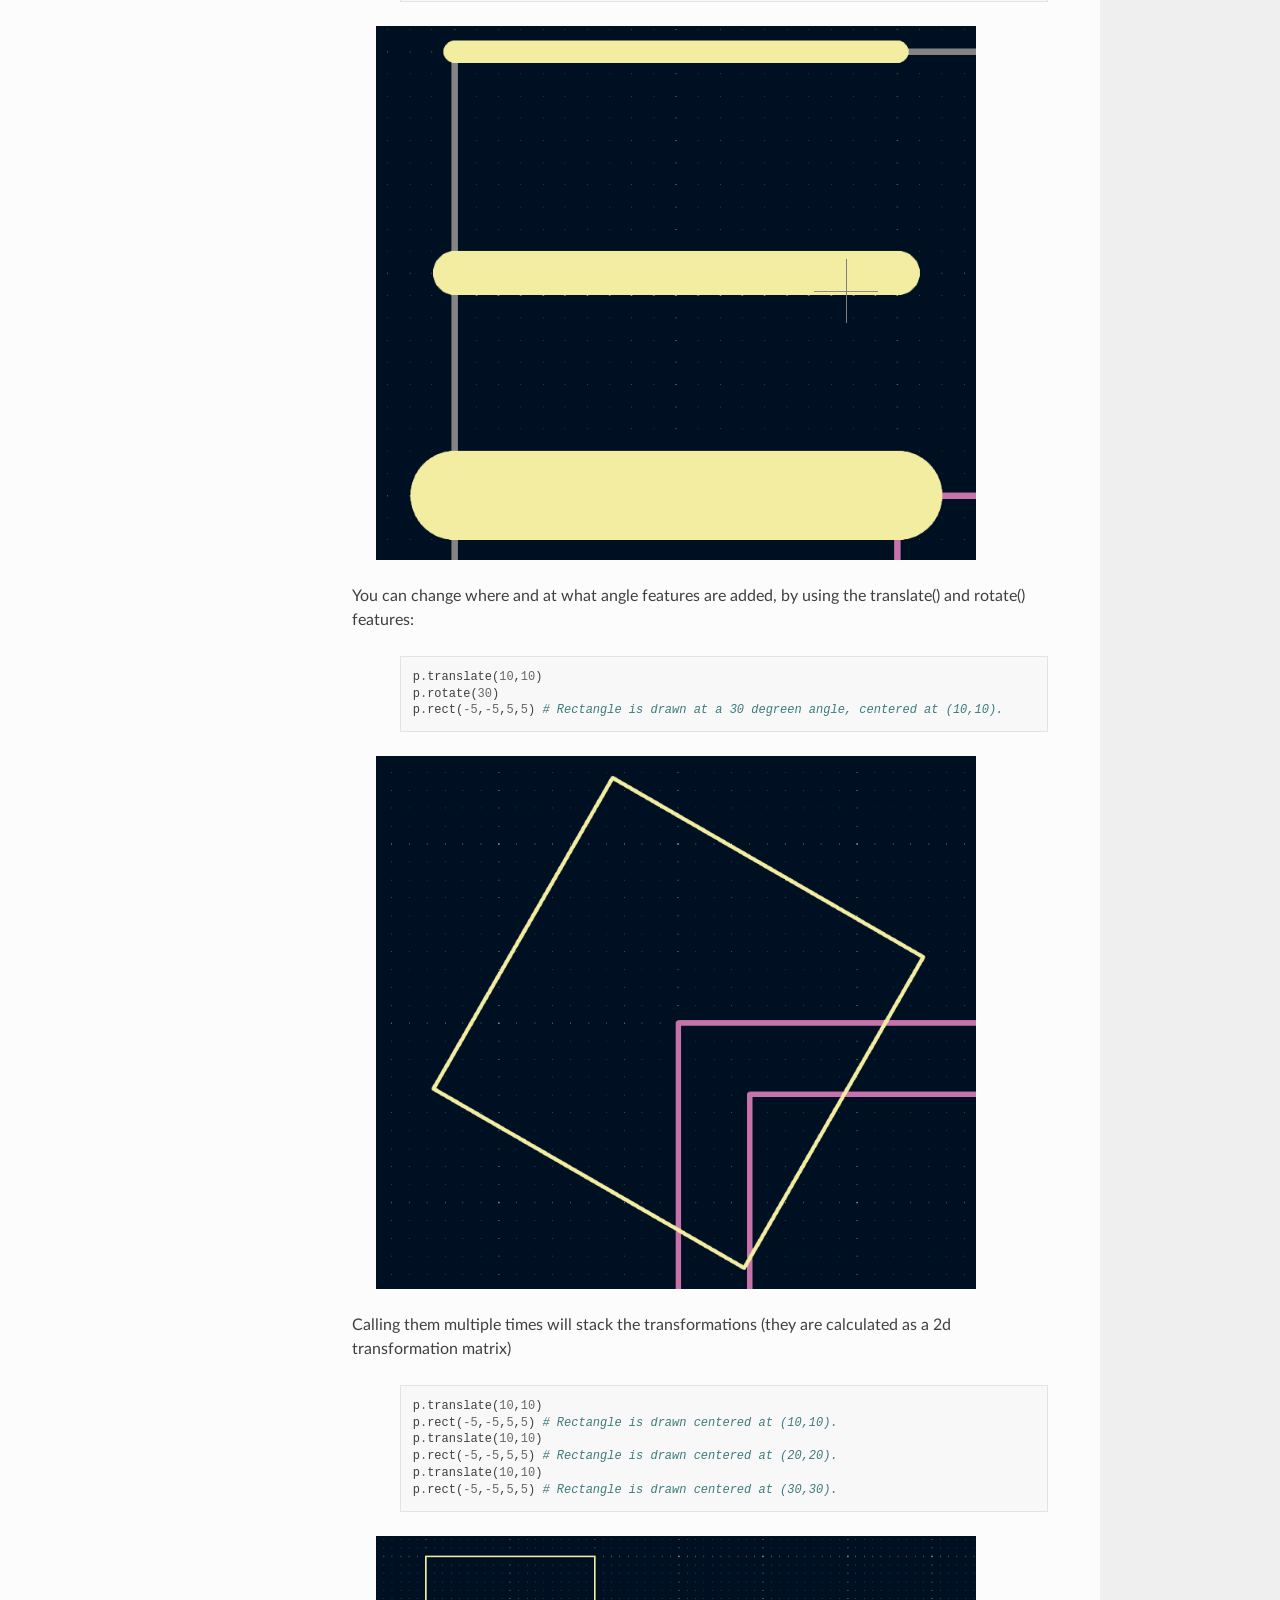
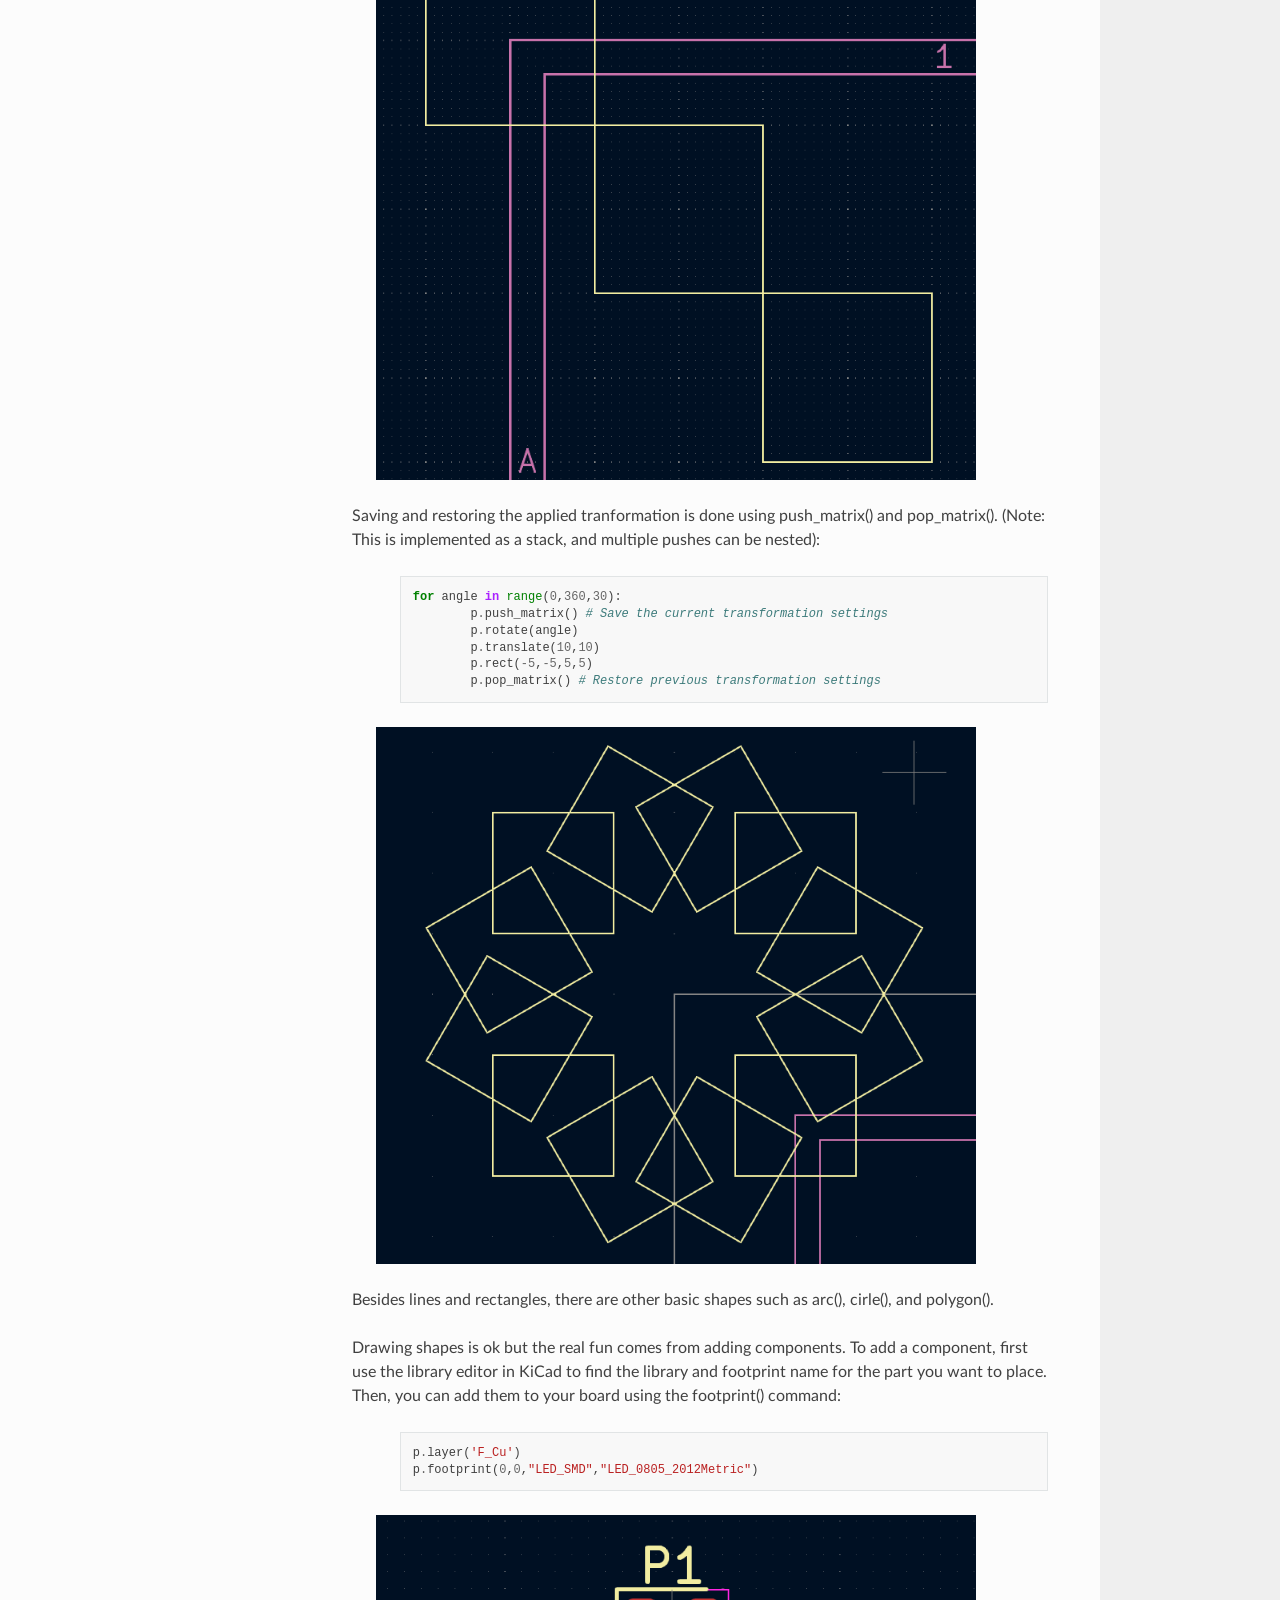
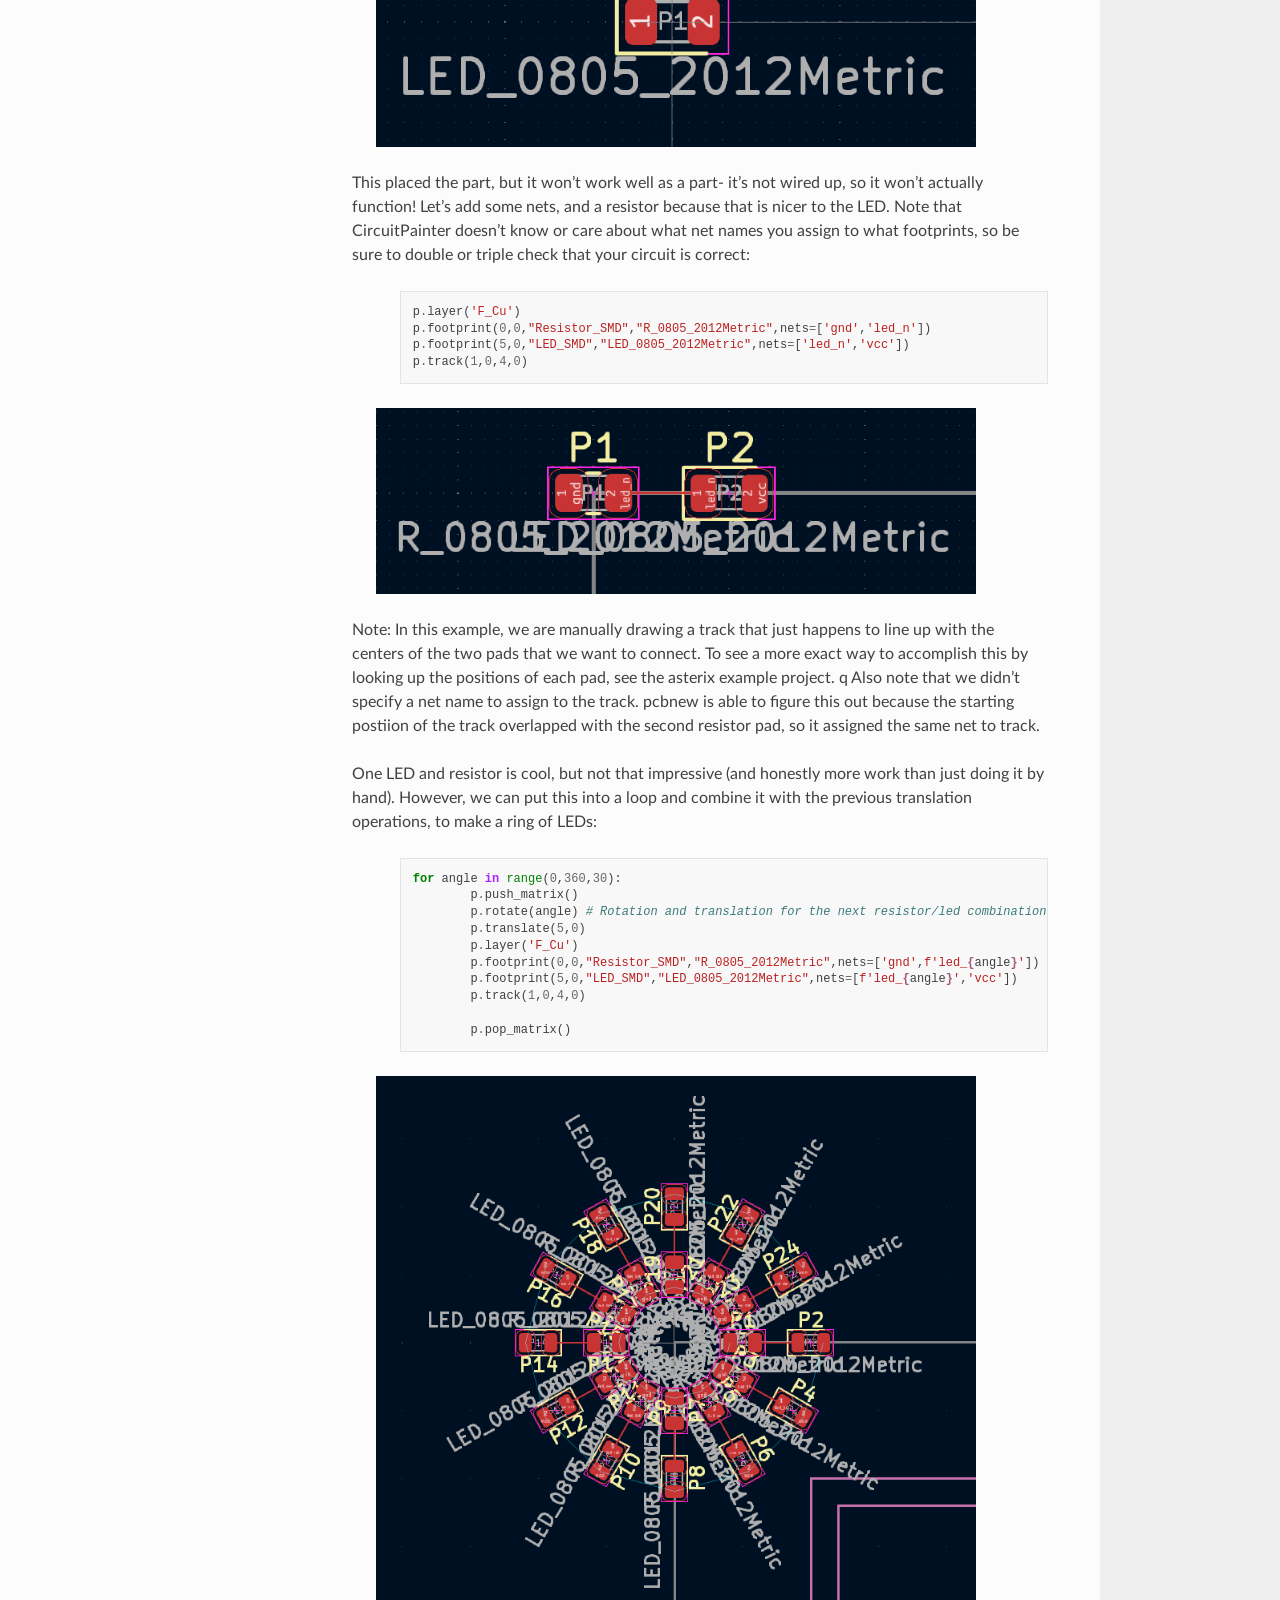
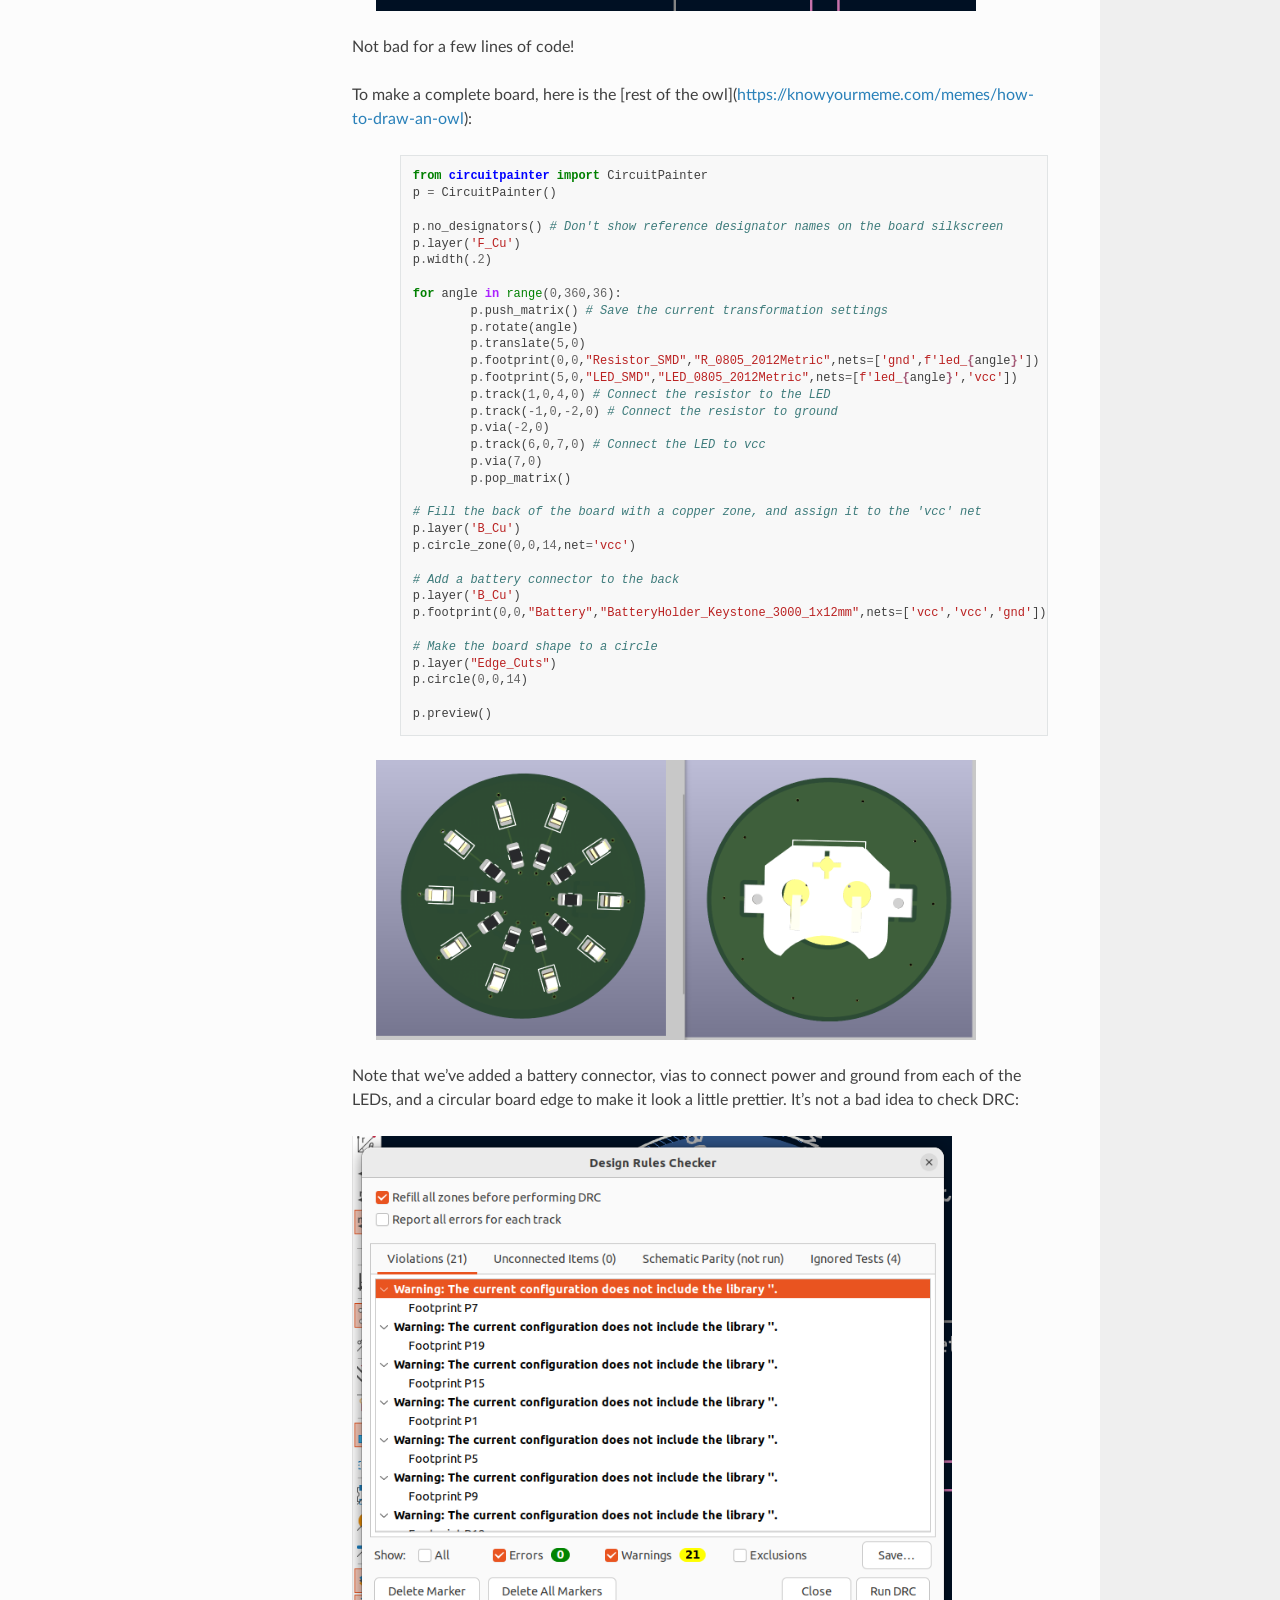
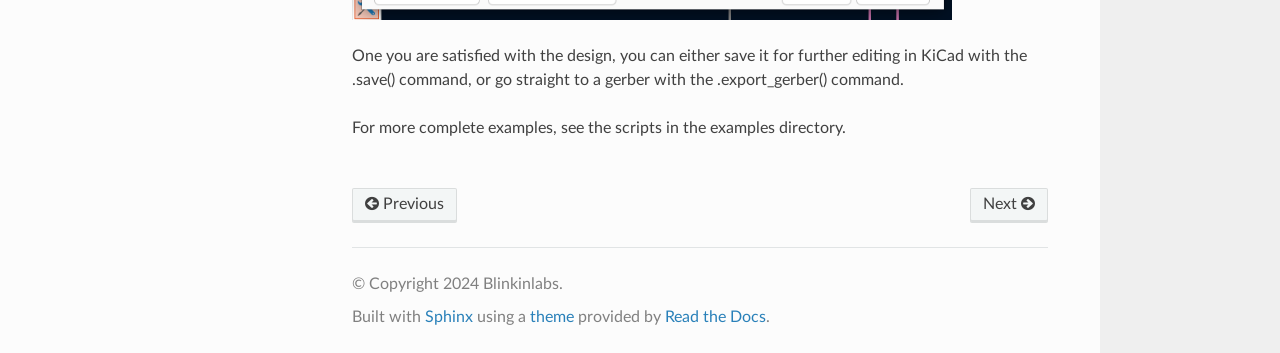
<file: getting_started.html>
<!DOCTYPE html>
<html class="writer-html5" lang="en" data-content_root="./">
<head>
  <meta charset="utf-8" /><meta name="viewport" content="width=device-width, initial-scale=1" />

  <meta name="viewport" content="width=device-width, initial-scale=1.0" />
  <title>Getting Started Tutorial &mdash; Circuit Painter  documentation</title>
      <link rel="stylesheet" type="text/css" href="_static/pygments.css?v=b86133f3" />
      <link rel="stylesheet" type="text/css" href="_static/css/theme.css?v=e59714d7" />

  
      <script src="_static/jquery.js?v=5d32c60e"></script>
      <script src="_static/_sphinx_javascript_frameworks_compat.js?v=2cd50e6c"></script>
      <script src="_static/documentation_options.js?v=5929fcd5"></script>
      <script src="_static/doctools.js?v=9bcbadda"></script>
      <script src="_static/sphinx_highlight.js?v=dc90522c"></script>
    <script src="_static/js/theme.js"></script>
    <link rel="index" title="Index" href="genindex.html" />
    <link rel="search" title="Search" href="search.html" />
    <link rel="next" title="Example Projects" href="examples.html" />
    <link rel="prev" title="Installation" href="installation.html" /> 
</head>

<body class="wy-body-for-nav"> 
  <div class="wy-grid-for-nav">
    <nav data-toggle="wy-nav-shift" class="wy-nav-side">
      <div class="wy-side-scroll">
        <div class="wy-side-nav-search" >

          
          
          <a href="index.html" class="icon icon-home">
            Circuit Painter
          </a>
<div role="search">
  <form id="rtd-search-form" class="wy-form" action="search.html" method="get">
    <input type="text" name="q" placeholder="Search docs" aria-label="Search docs" />
    <input type="hidden" name="check_keywords" value="yes" />
    <input type="hidden" name="area" value="default" />
  </form>
</div>
        </div><div class="wy-menu wy-menu-vertical" data-spy="affix" role="navigation" aria-label="Navigation menu">
              <p class="caption" role="heading"><span class="caption-text">Introduction</span></p>
<ul>
<li class="toctree-l1"><a class="reference internal" href="introduction.html">What is Circuit Painter?</a></li>
<li class="toctree-l1"><a class="reference internal" href="concepts.html">Core concepts</a></li>
</ul>
<p class="caption" role="heading"><span class="caption-text">Getting Started</span></p>
<ul class="current">
<li class="toctree-l1"><a class="reference internal" href="installation.html">Installation</a></li>
<li class="toctree-l1 current"><a class="current reference internal" href="#">Getting Started Tutorial</a></li>
<li class="toctree-l1"><a class="reference internal" href="examples.html">Example Projects</a></li>
</ul>
<p class="caption" role="heading"><span class="caption-text">Advanced topics</span></p>
<ul>
<li class="toctree-l1"><a class="reference internal" href="advanced_usage.html">Advanced Usage</a></li>
<li class="toctree-l1"><a class="reference internal" href="notes.html">Additional Notes</a></li>
<li class="toctree-l1"><a class="reference internal" href="api.html">Function Reference</a></li>
</ul>
<p class="caption" role="heading"><span class="caption-text">External links</span></p>
<ul>
<li class="toctree-l1"><a class="reference external" href="https://github.com/blinkinlabs/circuitpainter">Source Code on Github</a></li>
<li class="toctree-l1"><a class="reference external" href="https://pypi.org/project/circuitpainter/">PyPi Project</a></li>
<li class="toctree-l1"><a class="reference external" href="https://blinkinlabs.com">Blinkinlabs</a></li>
</ul>

        </div>
      </div>
    </nav>

    <section data-toggle="wy-nav-shift" class="wy-nav-content-wrap"><nav class="wy-nav-top" aria-label="Mobile navigation menu" >
          <i data-toggle="wy-nav-top" class="fa fa-bars"></i>
          <a href="index.html">Circuit Painter</a>
      </nav>

      <div class="wy-nav-content">
        <div class="rst-content">
          <div role="navigation" aria-label="Page navigation">
  <ul class="wy-breadcrumbs">
      <li><a href="index.html" class="icon icon-home" aria-label="Home"></a></li>
      <li class="breadcrumb-item active">Getting Started Tutorial</li>
      <li class="wy-breadcrumbs-aside">
            <a href="_sources/getting_started.rst.txt" rel="nofollow"> View page source</a>
      </li>
  </ul>
  <hr/>
</div>
          <div role="main" class="document" itemscope="itemscope" itemtype="http://schema.org/Article">
           <div itemprop="articleBody">
             
  <section id="getting-started-tutorial">
<h1>Getting Started Tutorial<a class="headerlink" href="#getting-started-tutorial" title="Link to this heading"></a></h1>
<p>This tutorial will walk you through some of the basic concepts in Circuit
Painter. If you haven’t set up your environment yet, follow the instructions
in the <a class="reference internal" href="installation.html"><span class="doc">Installation</span></a> section, then type the following commands into a
circuitpainter-enabled Python interpreter.</p>
<p>Start by creating a drawing context:</p>
<blockquote>
<div><div class="highlight-python notranslate"><div class="highlight"><pre><span></span><span class="kn">from</span><span class="w"> </span><span class="nn">circuitpainter</span><span class="w"> </span><span class="kn">import</span> <span class="n">CircuitPainter</span>
<span class="n">p</span> <span class="o">=</span> <span class="n">CircuitPainter</span><span class="p">()</span>
</pre></div>
</div>
</div></blockquote>
<p>Using the painter object, you can draw non-conductive and conductve shapes,
footprints, and text onto the PCB.</p>
<p>First, set the layer to place the object on (tip: use
print(p.layers.keys()) to show all available layers):</p>
<blockquote>
<div><div class="highlight-python notranslate"><div class="highlight"><pre><span></span><span class="n">p</span><span class="o">.</span><span class="n">layer</span><span class="p">(</span><span class="s1">&#39;F_SilkS&#39;</span><span class="p">)</span>
</pre></div>
</div>
</div></blockquote>
<p>Next, draw some non-conductive objects:</p>
<blockquote>
<div><div class="highlight-python notranslate"><div class="highlight"><pre><span></span><span class="n">p</span><span class="o">.</span><span class="n">circle</span><span class="p">(</span><span class="mi">0</span><span class="p">,</span><span class="mi">0</span><span class="p">,</span><span class="mi">3</span><span class="p">)</span> <span class="c1"># Draw a circle with radius 3 at the board origin</span>
<span class="n">p</span><span class="o">.</span><span class="n">line</span><span class="p">(</span><span class="mi">0</span><span class="p">,</span><span class="mi">0</span><span class="p">,</span><span class="mi">10</span><span class="p">,</span><span class="mi">10</span><span class="p">)</span> <span class="c1"># Draw a line from the board origin to (10,10)</span>
<span class="n">p</span><span class="o">.</span><span class="n">circle</span><span class="p">(</span><span class="mi">10</span><span class="p">,</span><span class="mi">10</span><span class="p">,</span><span class="mi">3</span><span class="p">)</span> <span class="c1"># Draw a circle with raidus 3 at position (10,10)</span>
</pre></div>
</div>
</div></blockquote>
<p>So far, there hasn’t been any visual indication of what you’re making.
To get a preview of what your design looks like, use the preview()
function:</p>
<blockquote>
<div><div class="highlight-python notranslate"><div class="highlight"><pre><span></span><span class="n">p</span><span class="o">.</span><span class="n">preview</span><span class="p">()</span>
</pre></div>
</div>
</div></blockquote>
<p>This will save the design to a temporary location, then open it in the
KiCad editor:</p>
<blockquote>
<div><a class="reference internal image-reference" href="_images/example-two-lines.png"><img alt="_images/example-two-lines.png" src="_images/example-two-lines.png" style="width: 600px;" />
</a>
</div></blockquote>
<p>It’s good for seeing the project, but be careful! The file
will be deleted (along with any changes you make), as soon as you close
the window. If you do want to save your board at this time, use the ‘Save As’
feature before exiting the editor!</p>
<p>To change the width of lines, use the width() command:</p>
<blockquote>
<div><blockquote>
<div><div class="highlight-python notranslate"><div class="highlight"><pre><span></span><span class="n">p</span><span class="o">.</span><span class="n">width</span><span class="p">(</span><span class="mf">0.5</span><span class="p">)</span>
<span class="n">p</span><span class="o">.</span><span class="n">line</span><span class="p">(</span><span class="mi">0</span><span class="p">,</span><span class="mi">0</span><span class="p">,</span><span class="mi">10</span><span class="p">,</span><span class="mi">0</span><span class="p">)</span> <span class="c1"># line with width 0.5mm</span>
<span class="n">p</span><span class="o">.</span><span class="n">width</span><span class="p">(</span><span class="mi">1</span><span class="p">)</span>
<span class="n">p</span><span class="o">.</span><span class="n">line</span><span class="p">(</span><span class="mi">0</span><span class="p">,</span><span class="mi">5</span><span class="p">,</span><span class="mi">10</span><span class="p">,</span><span class="mi">5</span><span class="p">)</span> <span class="c1"># line with width 1mm</span>
<span class="n">p</span><span class="o">.</span><span class="n">width</span><span class="p">(</span><span class="mi">2</span><span class="p">)</span>
<span class="n">p</span><span class="o">.</span><span class="n">line</span><span class="p">(</span><span class="mi">0</span><span class="p">,</span><span class="mi">10</span><span class="p">,</span><span class="mi">10</span><span class="p">,</span><span class="mi">10</span><span class="p">)</span> <span class="c1"># line with width 2mm</span>
</pre></div>
</div>
</div></blockquote>
<a class="reference internal image-reference" href="_images/example-line-widths.png"><img alt="_images/example-line-widths.png" src="_images/example-line-widths.png" style="width: 600px;" />
</a>
</div></blockquote>
<p>You can change where and at what angle features are added, by using the
translate() and rotate() features:</p>
<blockquote>
<div><blockquote>
<div><div class="highlight-python notranslate"><div class="highlight"><pre><span></span><span class="n">p</span><span class="o">.</span><span class="n">translate</span><span class="p">(</span><span class="mi">10</span><span class="p">,</span><span class="mi">10</span><span class="p">)</span>
<span class="n">p</span><span class="o">.</span><span class="n">rotate</span><span class="p">(</span><span class="mi">30</span><span class="p">)</span>
<span class="n">p</span><span class="o">.</span><span class="n">rect</span><span class="p">(</span><span class="o">-</span><span class="mi">5</span><span class="p">,</span><span class="o">-</span><span class="mi">5</span><span class="p">,</span><span class="mi">5</span><span class="p">,</span><span class="mi">5</span><span class="p">)</span> <span class="c1"># Rectangle is drawn at a 30 degreen angle, centered at (10,10).</span>
</pre></div>
</div>
</div></blockquote>
<a class="reference internal image-reference" href="_images/example-rotate-rect.png"><img alt="_images/example-rotate-rect.png" src="_images/example-rotate-rect.png" style="width: 600px;" />
</a>
</div></blockquote>
<p>Calling them multiple times will stack the transformations (they are
calculated as a 2d transformation matrix)</p>
<blockquote>
<div><blockquote>
<div><div class="highlight-python notranslate"><div class="highlight"><pre><span></span><span class="n">p</span><span class="o">.</span><span class="n">translate</span><span class="p">(</span><span class="mi">10</span><span class="p">,</span><span class="mi">10</span><span class="p">)</span>
<span class="n">p</span><span class="o">.</span><span class="n">rect</span><span class="p">(</span><span class="o">-</span><span class="mi">5</span><span class="p">,</span><span class="o">-</span><span class="mi">5</span><span class="p">,</span><span class="mi">5</span><span class="p">,</span><span class="mi">5</span><span class="p">)</span> <span class="c1"># Rectangle is drawn centered at (10,10).</span>
<span class="n">p</span><span class="o">.</span><span class="n">translate</span><span class="p">(</span><span class="mi">10</span><span class="p">,</span><span class="mi">10</span><span class="p">)</span>
<span class="n">p</span><span class="o">.</span><span class="n">rect</span><span class="p">(</span><span class="o">-</span><span class="mi">5</span><span class="p">,</span><span class="o">-</span><span class="mi">5</span><span class="p">,</span><span class="mi">5</span><span class="p">,</span><span class="mi">5</span><span class="p">)</span> <span class="c1"># Rectangle is drawn centered at (20,20).</span>
<span class="n">p</span><span class="o">.</span><span class="n">translate</span><span class="p">(</span><span class="mi">10</span><span class="p">,</span><span class="mi">10</span><span class="p">)</span>
<span class="n">p</span><span class="o">.</span><span class="n">rect</span><span class="p">(</span><span class="o">-</span><span class="mi">5</span><span class="p">,</span><span class="o">-</span><span class="mi">5</span><span class="p">,</span><span class="mi">5</span><span class="p">,</span><span class="mi">5</span><span class="p">)</span> <span class="c1"># Rectangle is drawn centered at (30,30).</span>
</pre></div>
</div>
</div></blockquote>
<a class="reference internal image-reference" href="_images/example-translate-rect.png"><img alt="_images/example-translate-rect.png" src="_images/example-translate-rect.png" style="width: 600px;" />
</a>
</div></blockquote>
<p>Saving and restoring the applied tranformation is done using push_matrix()
and pop_matrix(). (Note: This is implemented as a stack, and multiple pushes can be nested):</p>
<blockquote>
<div><blockquote>
<div><div class="highlight-python notranslate"><div class="highlight"><pre><span></span><span class="k">for</span> <span class="n">angle</span> <span class="ow">in</span> <span class="nb">range</span><span class="p">(</span><span class="mi">0</span><span class="p">,</span><span class="mi">360</span><span class="p">,</span><span class="mi">30</span><span class="p">):</span>
        <span class="n">p</span><span class="o">.</span><span class="n">push_matrix</span><span class="p">()</span> <span class="c1"># Save the current transformation settings</span>
        <span class="n">p</span><span class="o">.</span><span class="n">rotate</span><span class="p">(</span><span class="n">angle</span><span class="p">)</span>
        <span class="n">p</span><span class="o">.</span><span class="n">translate</span><span class="p">(</span><span class="mi">10</span><span class="p">,</span><span class="mi">10</span><span class="p">)</span>
        <span class="n">p</span><span class="o">.</span><span class="n">rect</span><span class="p">(</span><span class="o">-</span><span class="mi">5</span><span class="p">,</span><span class="o">-</span><span class="mi">5</span><span class="p">,</span><span class="mi">5</span><span class="p">,</span><span class="mi">5</span><span class="p">)</span>
        <span class="n">p</span><span class="o">.</span><span class="n">pop_matrix</span><span class="p">()</span> <span class="c1"># Restore previous transformation settings</span>
</pre></div>
</div>
</div></blockquote>
<a class="reference internal image-reference" href="_images/example-push-pop-rect.png"><img alt="_images/example-push-pop-rect.png" src="_images/example-push-pop-rect.png" style="width: 600px;" />
</a>
</div></blockquote>
<p>Besides lines and rectangles, there are other basic shapes such as arc(), cirle(), and polygon().</p>
<p>Drawing shapes is ok but the real fun comes from adding components. To add a component,
first use the library editor in KiCad to find the library and footprint name for
the part you want to place. Then, you can add them to your board using the footprint()
command:</p>
<blockquote>
<div><blockquote>
<div><div class="highlight-python notranslate"><div class="highlight"><pre><span></span><span class="n">p</span><span class="o">.</span><span class="n">layer</span><span class="p">(</span><span class="s1">&#39;F_Cu&#39;</span><span class="p">)</span>
<span class="n">p</span><span class="o">.</span><span class="n">footprint</span><span class="p">(</span><span class="mi">0</span><span class="p">,</span><span class="mi">0</span><span class="p">,</span><span class="s2">&quot;LED_SMD&quot;</span><span class="p">,</span><span class="s2">&quot;LED_0805_2012Metric&quot;</span><span class="p">)</span>
</pre></div>
</div>
</div></blockquote>
<a class="reference internal image-reference" href="_images/example-add-led.png"><img alt="_images/example-add-led.png" src="_images/example-add-led.png" style="width: 600px;" />
</a>
</div></blockquote>
<p>This placed the part, but it won’t work well as a part- it’s not wired up, so it
won’t actually function! Let’s add some nets, and a resistor because that
is nicer to the LED. Note that CircuitPainter doesn’t know or care about what net
names you assign to what footprints, so be sure to double or triple check that
your circuit is correct:</p>
<blockquote>
<div><blockquote>
<div><div class="highlight-python notranslate"><div class="highlight"><pre><span></span><span class="n">p</span><span class="o">.</span><span class="n">layer</span><span class="p">(</span><span class="s1">&#39;F_Cu&#39;</span><span class="p">)</span>
<span class="n">p</span><span class="o">.</span><span class="n">footprint</span><span class="p">(</span><span class="mi">0</span><span class="p">,</span><span class="mi">0</span><span class="p">,</span><span class="s2">&quot;Resistor_SMD&quot;</span><span class="p">,</span><span class="s2">&quot;R_0805_2012Metric&quot;</span><span class="p">,</span><span class="n">nets</span><span class="o">=</span><span class="p">[</span><span class="s1">&#39;gnd&#39;</span><span class="p">,</span><span class="s1">&#39;led_n&#39;</span><span class="p">])</span>
<span class="n">p</span><span class="o">.</span><span class="n">footprint</span><span class="p">(</span><span class="mi">5</span><span class="p">,</span><span class="mi">0</span><span class="p">,</span><span class="s2">&quot;LED_SMD&quot;</span><span class="p">,</span><span class="s2">&quot;LED_0805_2012Metric&quot;</span><span class="p">,</span><span class="n">nets</span><span class="o">=</span><span class="p">[</span><span class="s1">&#39;led_n&#39;</span><span class="p">,</span><span class="s1">&#39;vcc&#39;</span><span class="p">])</span>
<span class="n">p</span><span class="o">.</span><span class="n">track</span><span class="p">(</span><span class="mi">1</span><span class="p">,</span><span class="mi">0</span><span class="p">,</span><span class="mi">4</span><span class="p">,</span><span class="mi">0</span><span class="p">)</span>
</pre></div>
</div>
</div></blockquote>
<a class="reference internal image-reference" href="_images/example-connect-led.png"><img alt="_images/example-connect-led.png" src="_images/example-connect-led.png" style="width: 600px;" />
</a>
</div></blockquote>
<p>Note: In this example, we are manually drawing a track that just happens to line up
with the centers of the two pads that we want to connect. To see a more exact way
to accomplish this by looking up the positions of each pad, see the asterix example
project.
q
Also note that we didn’t specify a net name to assign to the track. pcbnew is able
to figure this out because the starting postiion of the track overlapped with the
second resistor pad, so it assigned the same net to track.</p>
<p>One LED and resistor is cool, but not that impressive (and honestly more work than
just doing it by hand). However, we can put this into a loop and combine it with
the previous translation operations, to make a ring of LEDs:</p>
<blockquote>
<div><blockquote>
<div><div class="highlight-python notranslate"><div class="highlight"><pre><span></span><span class="k">for</span> <span class="n">angle</span> <span class="ow">in</span> <span class="nb">range</span><span class="p">(</span><span class="mi">0</span><span class="p">,</span><span class="mi">360</span><span class="p">,</span><span class="mi">30</span><span class="p">):</span>
        <span class="n">p</span><span class="o">.</span><span class="n">push_matrix</span><span class="p">()</span>
        <span class="n">p</span><span class="o">.</span><span class="n">rotate</span><span class="p">(</span><span class="n">angle</span><span class="p">)</span> <span class="c1"># Rotation and translation for the next resistor/led combination</span>
        <span class="n">p</span><span class="o">.</span><span class="n">translate</span><span class="p">(</span><span class="mi">5</span><span class="p">,</span><span class="mi">0</span><span class="p">)</span>
        <span class="n">p</span><span class="o">.</span><span class="n">layer</span><span class="p">(</span><span class="s1">&#39;F_Cu&#39;</span><span class="p">)</span>
        <span class="n">p</span><span class="o">.</span><span class="n">footprint</span><span class="p">(</span><span class="mi">0</span><span class="p">,</span><span class="mi">0</span><span class="p">,</span><span class="s2">&quot;Resistor_SMD&quot;</span><span class="p">,</span><span class="s2">&quot;R_0805_2012Metric&quot;</span><span class="p">,</span><span class="n">nets</span><span class="o">=</span><span class="p">[</span><span class="s1">&#39;gnd&#39;</span><span class="p">,</span><span class="sa">f</span><span class="s1">&#39;led_</span><span class="si">{</span><span class="n">angle</span><span class="si">}</span><span class="s1">&#39;</span><span class="p">])</span>
        <span class="n">p</span><span class="o">.</span><span class="n">footprint</span><span class="p">(</span><span class="mi">5</span><span class="p">,</span><span class="mi">0</span><span class="p">,</span><span class="s2">&quot;LED_SMD&quot;</span><span class="p">,</span><span class="s2">&quot;LED_0805_2012Metric&quot;</span><span class="p">,</span><span class="n">nets</span><span class="o">=</span><span class="p">[</span><span class="sa">f</span><span class="s1">&#39;led_</span><span class="si">{</span><span class="n">angle</span><span class="si">}</span><span class="s1">&#39;</span><span class="p">,</span><span class="s1">&#39;vcc&#39;</span><span class="p">])</span>
        <span class="n">p</span><span class="o">.</span><span class="n">track</span><span class="p">(</span><span class="mi">1</span><span class="p">,</span><span class="mi">0</span><span class="p">,</span><span class="mi">4</span><span class="p">,</span><span class="mi">0</span><span class="p">)</span>

        <span class="n">p</span><span class="o">.</span><span class="n">pop_matrix</span><span class="p">()</span>
</pre></div>
</div>
</div></blockquote>
<a class="reference internal image-reference" href="_images/example-led-ring.png"><img alt="_images/example-led-ring.png" src="_images/example-led-ring.png" style="width: 600px;" />
</a>
</div></blockquote>
<p>Not bad for a few lines of code!</p>
<p>To make a complete board, here is the [rest of the owl](<a class="reference external" href="https://knowyourmeme.com/memes/how-to-draw-an-owl">https://knowyourmeme.com/memes/how-to-draw-an-owl</a>):</p>
<blockquote>
<div><blockquote>
<div><div class="highlight-python notranslate"><div class="highlight"><pre><span></span><span class="kn">from</span><span class="w"> </span><span class="nn">circuitpainter</span><span class="w"> </span><span class="kn">import</span> <span class="n">CircuitPainter</span>
<span class="n">p</span> <span class="o">=</span> <span class="n">CircuitPainter</span><span class="p">()</span>

<span class="n">p</span><span class="o">.</span><span class="n">no_designators</span><span class="p">()</span> <span class="c1"># Don&#39;t show reference designator names on the board silkscreen</span>
<span class="n">p</span><span class="o">.</span><span class="n">layer</span><span class="p">(</span><span class="s1">&#39;F_Cu&#39;</span><span class="p">)</span>
<span class="n">p</span><span class="o">.</span><span class="n">width</span><span class="p">(</span><span class="mf">.2</span><span class="p">)</span>

<span class="k">for</span> <span class="n">angle</span> <span class="ow">in</span> <span class="nb">range</span><span class="p">(</span><span class="mi">0</span><span class="p">,</span><span class="mi">360</span><span class="p">,</span><span class="mi">36</span><span class="p">):</span>
        <span class="n">p</span><span class="o">.</span><span class="n">push_matrix</span><span class="p">()</span> <span class="c1"># Save the current transformation settings</span>
        <span class="n">p</span><span class="o">.</span><span class="n">rotate</span><span class="p">(</span><span class="n">angle</span><span class="p">)</span>
        <span class="n">p</span><span class="o">.</span><span class="n">translate</span><span class="p">(</span><span class="mi">5</span><span class="p">,</span><span class="mi">0</span><span class="p">)</span>
        <span class="n">p</span><span class="o">.</span><span class="n">footprint</span><span class="p">(</span><span class="mi">0</span><span class="p">,</span><span class="mi">0</span><span class="p">,</span><span class="s2">&quot;Resistor_SMD&quot;</span><span class="p">,</span><span class="s2">&quot;R_0805_2012Metric&quot;</span><span class="p">,</span><span class="n">nets</span><span class="o">=</span><span class="p">[</span><span class="s1">&#39;gnd&#39;</span><span class="p">,</span><span class="sa">f</span><span class="s1">&#39;led_</span><span class="si">{</span><span class="n">angle</span><span class="si">}</span><span class="s1">&#39;</span><span class="p">])</span>
        <span class="n">p</span><span class="o">.</span><span class="n">footprint</span><span class="p">(</span><span class="mi">5</span><span class="p">,</span><span class="mi">0</span><span class="p">,</span><span class="s2">&quot;LED_SMD&quot;</span><span class="p">,</span><span class="s2">&quot;LED_0805_2012Metric&quot;</span><span class="p">,</span><span class="n">nets</span><span class="o">=</span><span class="p">[</span><span class="sa">f</span><span class="s1">&#39;led_</span><span class="si">{</span><span class="n">angle</span><span class="si">}</span><span class="s1">&#39;</span><span class="p">,</span><span class="s1">&#39;vcc&#39;</span><span class="p">])</span>
        <span class="n">p</span><span class="o">.</span><span class="n">track</span><span class="p">(</span><span class="mi">1</span><span class="p">,</span><span class="mi">0</span><span class="p">,</span><span class="mi">4</span><span class="p">,</span><span class="mi">0</span><span class="p">)</span> <span class="c1"># Connect the resistor to the LED</span>
        <span class="n">p</span><span class="o">.</span><span class="n">track</span><span class="p">(</span><span class="o">-</span><span class="mi">1</span><span class="p">,</span><span class="mi">0</span><span class="p">,</span><span class="o">-</span><span class="mi">2</span><span class="p">,</span><span class="mi">0</span><span class="p">)</span> <span class="c1"># Connect the resistor to ground</span>
        <span class="n">p</span><span class="o">.</span><span class="n">via</span><span class="p">(</span><span class="o">-</span><span class="mi">2</span><span class="p">,</span><span class="mi">0</span><span class="p">)</span>
        <span class="n">p</span><span class="o">.</span><span class="n">track</span><span class="p">(</span><span class="mi">6</span><span class="p">,</span><span class="mi">0</span><span class="p">,</span><span class="mi">7</span><span class="p">,</span><span class="mi">0</span><span class="p">)</span> <span class="c1"># Connect the LED to vcc</span>
        <span class="n">p</span><span class="o">.</span><span class="n">via</span><span class="p">(</span><span class="mi">7</span><span class="p">,</span><span class="mi">0</span><span class="p">)</span>
        <span class="n">p</span><span class="o">.</span><span class="n">pop_matrix</span><span class="p">()</span>

<span class="c1"># Fill the back of the board with a copper zone, and assign it to the &#39;vcc&#39; net</span>
<span class="n">p</span><span class="o">.</span><span class="n">layer</span><span class="p">(</span><span class="s1">&#39;B_Cu&#39;</span><span class="p">)</span>
<span class="n">p</span><span class="o">.</span><span class="n">circle_zone</span><span class="p">(</span><span class="mi">0</span><span class="p">,</span><span class="mi">0</span><span class="p">,</span><span class="mi">14</span><span class="p">,</span><span class="n">net</span><span class="o">=</span><span class="s1">&#39;vcc&#39;</span><span class="p">)</span>

<span class="c1"># Add a battery connector to the back</span>
<span class="n">p</span><span class="o">.</span><span class="n">layer</span><span class="p">(</span><span class="s1">&#39;B_Cu&#39;</span><span class="p">)</span>
<span class="n">p</span><span class="o">.</span><span class="n">footprint</span><span class="p">(</span><span class="mi">0</span><span class="p">,</span><span class="mi">0</span><span class="p">,</span><span class="s2">&quot;Battery&quot;</span><span class="p">,</span><span class="s2">&quot;BatteryHolder_Keystone_3000_1x12mm&quot;</span><span class="p">,</span><span class="n">nets</span><span class="o">=</span><span class="p">[</span><span class="s1">&#39;vcc&#39;</span><span class="p">,</span><span class="s1">&#39;vcc&#39;</span><span class="p">,</span><span class="s1">&#39;gnd&#39;</span><span class="p">])</span>

<span class="c1"># Make the board shape to a circle</span>
<span class="n">p</span><span class="o">.</span><span class="n">layer</span><span class="p">(</span><span class="s2">&quot;Edge_Cuts&quot;</span><span class="p">)</span>
<span class="n">p</span><span class="o">.</span><span class="n">circle</span><span class="p">(</span><span class="mi">0</span><span class="p">,</span><span class="mi">0</span><span class="p">,</span><span class="mi">14</span><span class="p">)</span>

<span class="n">p</span><span class="o">.</span><span class="n">preview</span><span class="p">()</span>
</pre></div>
</div>
</div></blockquote>
<a class="reference internal image-reference" href="_images/example-rest-of-owl.png"><img alt="_images/example-rest-of-owl.png" src="_images/example-rest-of-owl.png" style="width: 600px;" />
</a>
</div></blockquote>
<p>Note that we’ve added a battery connector, vias to connect power and ground from each of the LEDs,
and a circular board edge to make it look a little prettier. It’s not a bad idea to check DRC:</p>
<a class="reference internal image-reference" href="_images/example_led_ring_drc.png"><img alt="_images/example_led_ring_drc.png" src="_images/example_led_ring_drc.png" style="width: 600px;" />
</a>
<p>One you are satisfied with the design, you can either save it for further editing in KiCad
with the .save() command, or go straight to a gerber with the .export_gerber() command.</p>
<p>For more complete examples, see the scripts in the examples directory.</p>
<table class="autosummary longtable docutils align-default">
<tbody>
</tbody>
</table>
</section>


           </div>
          </div>
          <footer><div class="rst-footer-buttons" role="navigation" aria-label="Footer">
        <a href="installation.html" class="btn btn-neutral float-left" title="Installation" accesskey="p" rel="prev"><span class="fa fa-arrow-circle-left" aria-hidden="true"></span> Previous</a>
        <a href="examples.html" class="btn btn-neutral float-right" title="Example Projects" accesskey="n" rel="next">Next <span class="fa fa-arrow-circle-right" aria-hidden="true"></span></a>
    </div>

  <hr/>

  <div role="contentinfo">
    <p>&#169; Copyright 2024 Blinkinlabs.</p>
  </div>

  Built with <a href="https://www.sphinx-doc.org/">Sphinx</a> using a
    <a href="https://github.com/readthedocs/sphinx_rtd_theme">theme</a>
    provided by <a href="https://readthedocs.org">Read the Docs</a>.
   

</footer>
        </div>
      </div>
    </section>
  </div>
  <script>
      jQuery(function () {
          SphinxRtdTheme.Navigation.enable(true);
      });
  </script> 

</body>
</html>
</file>
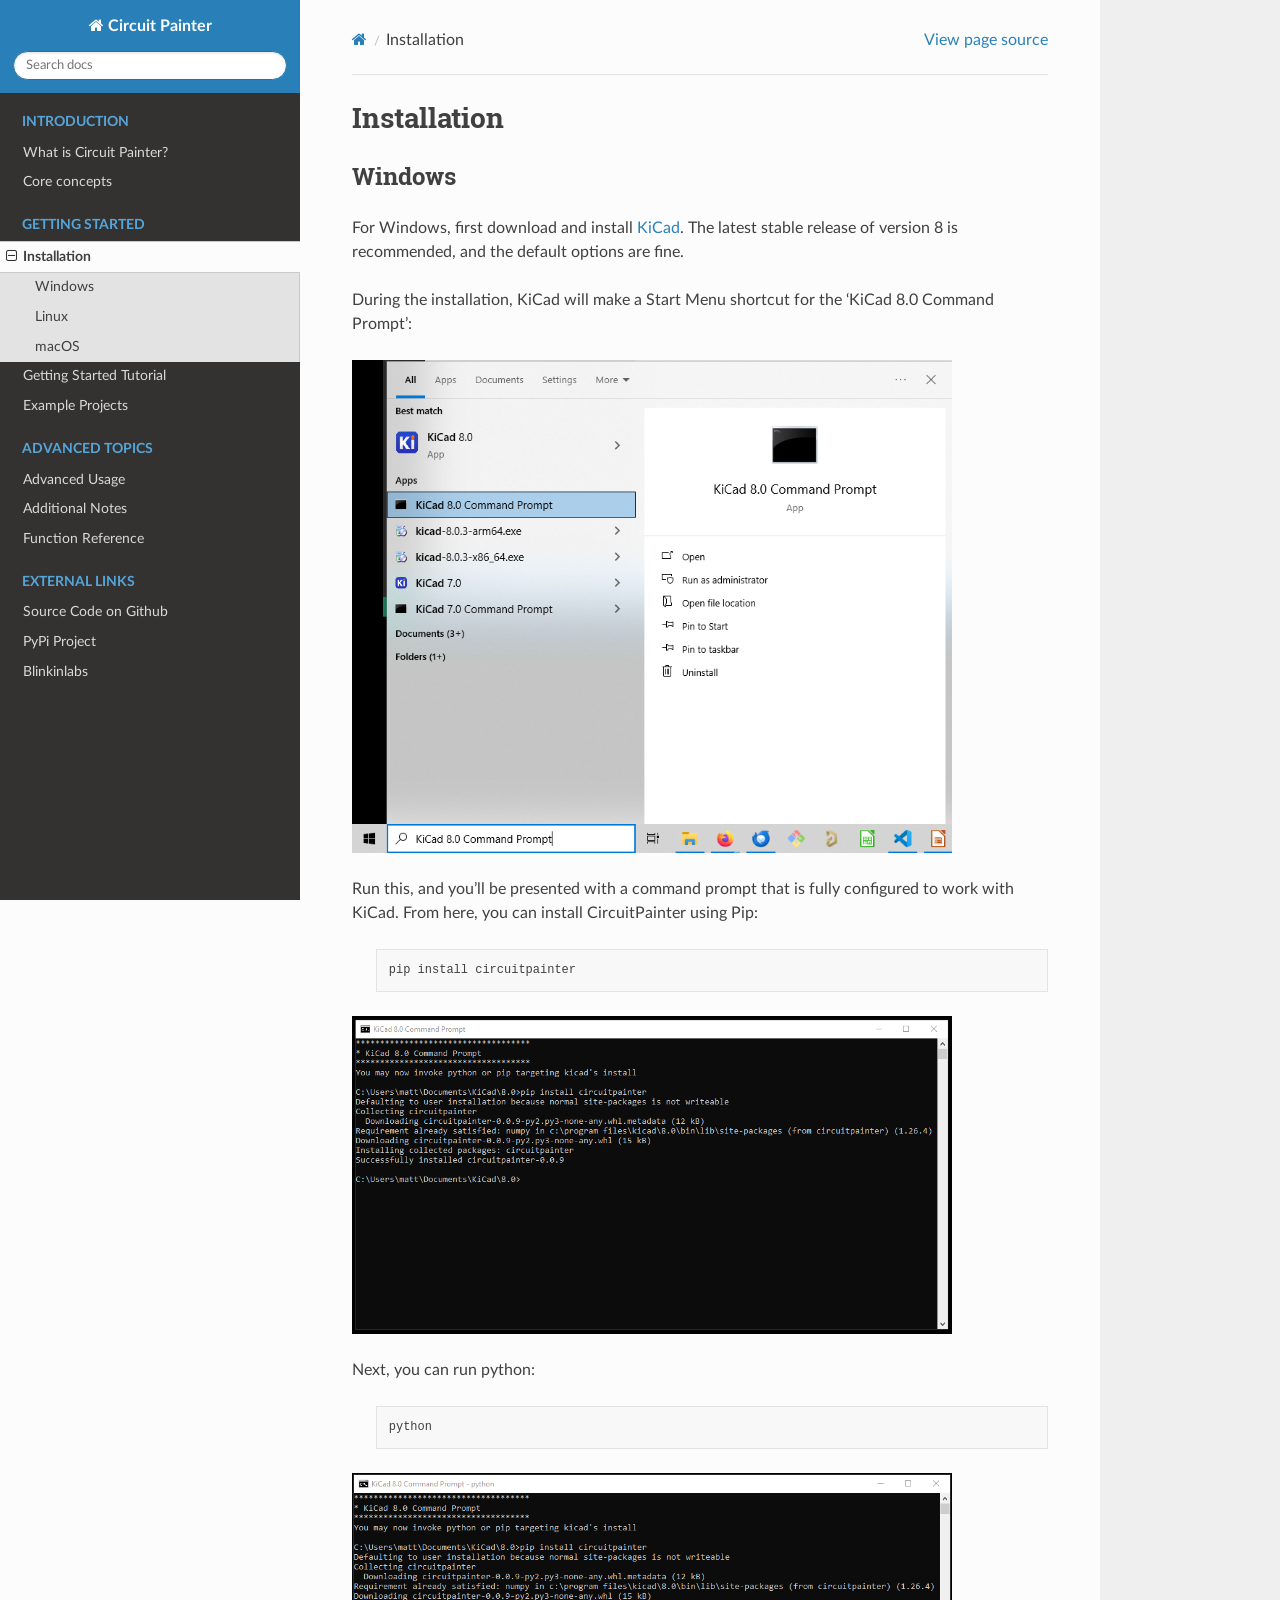
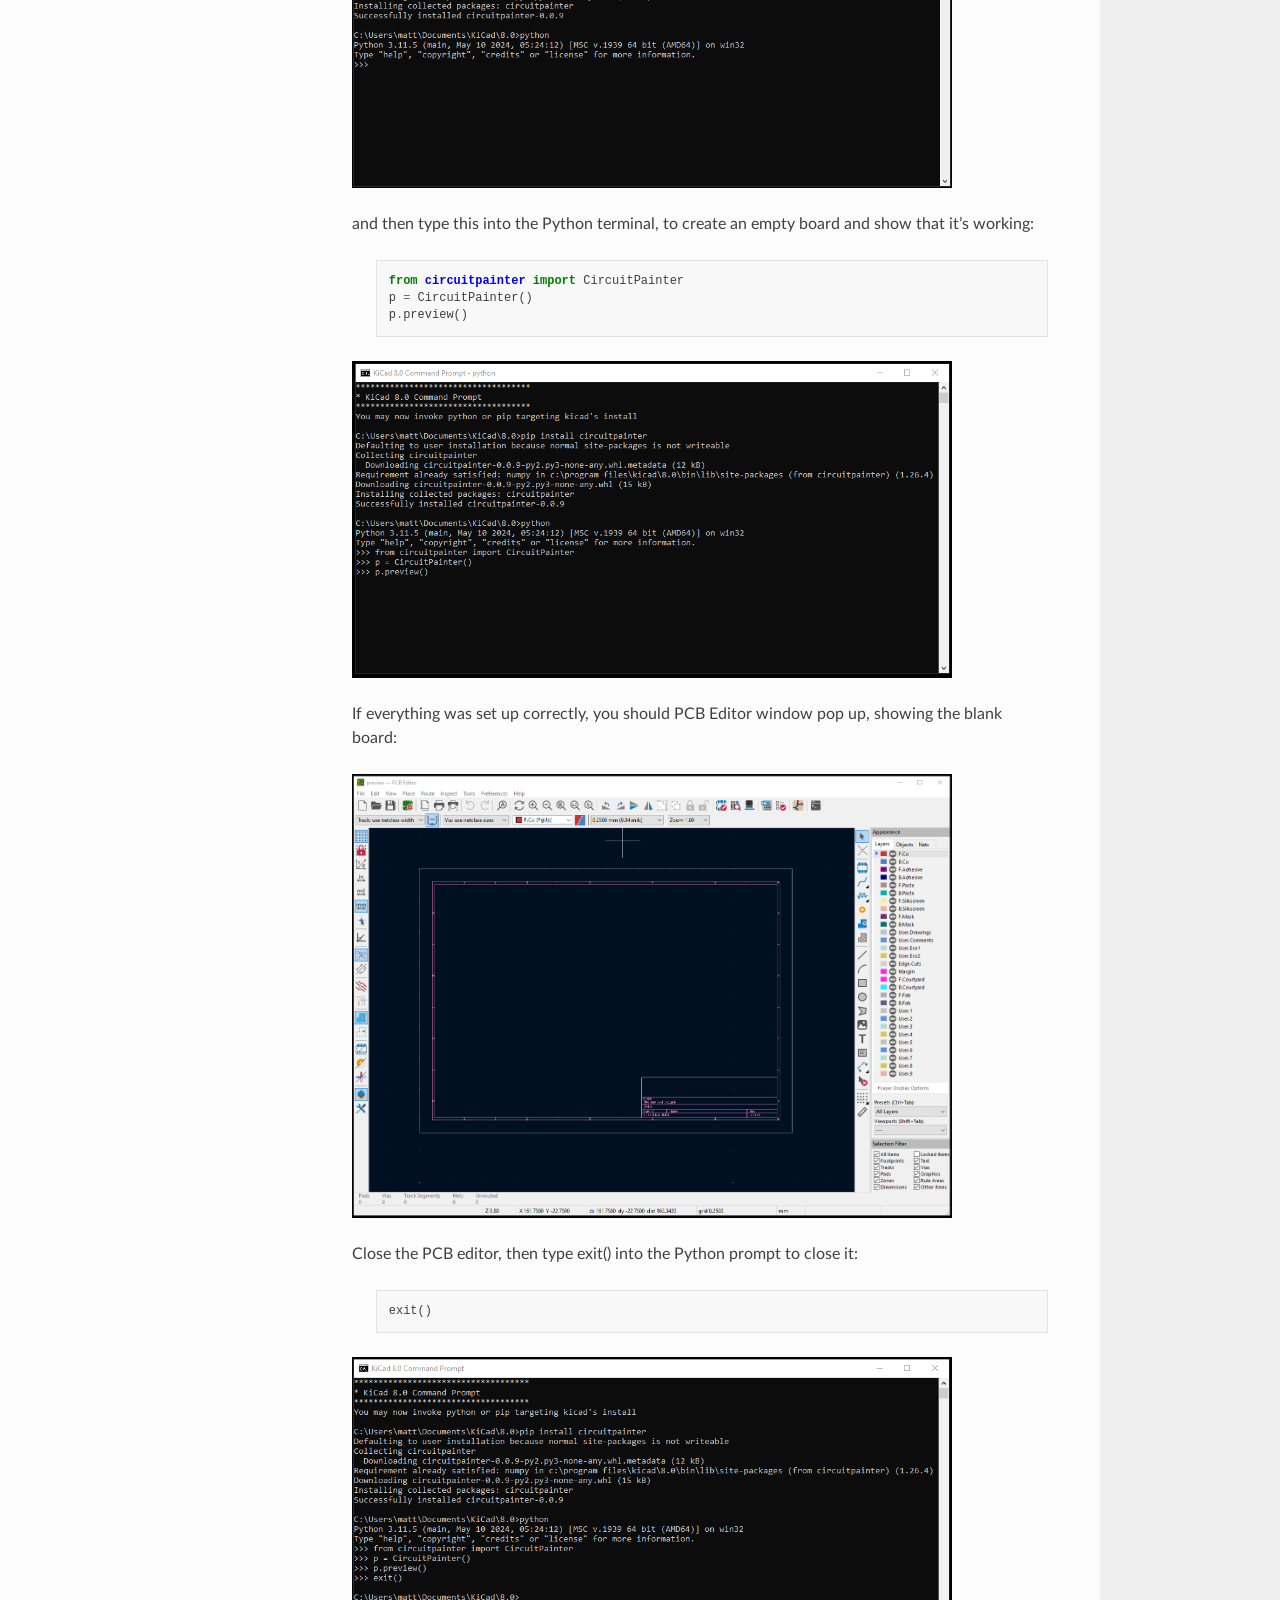
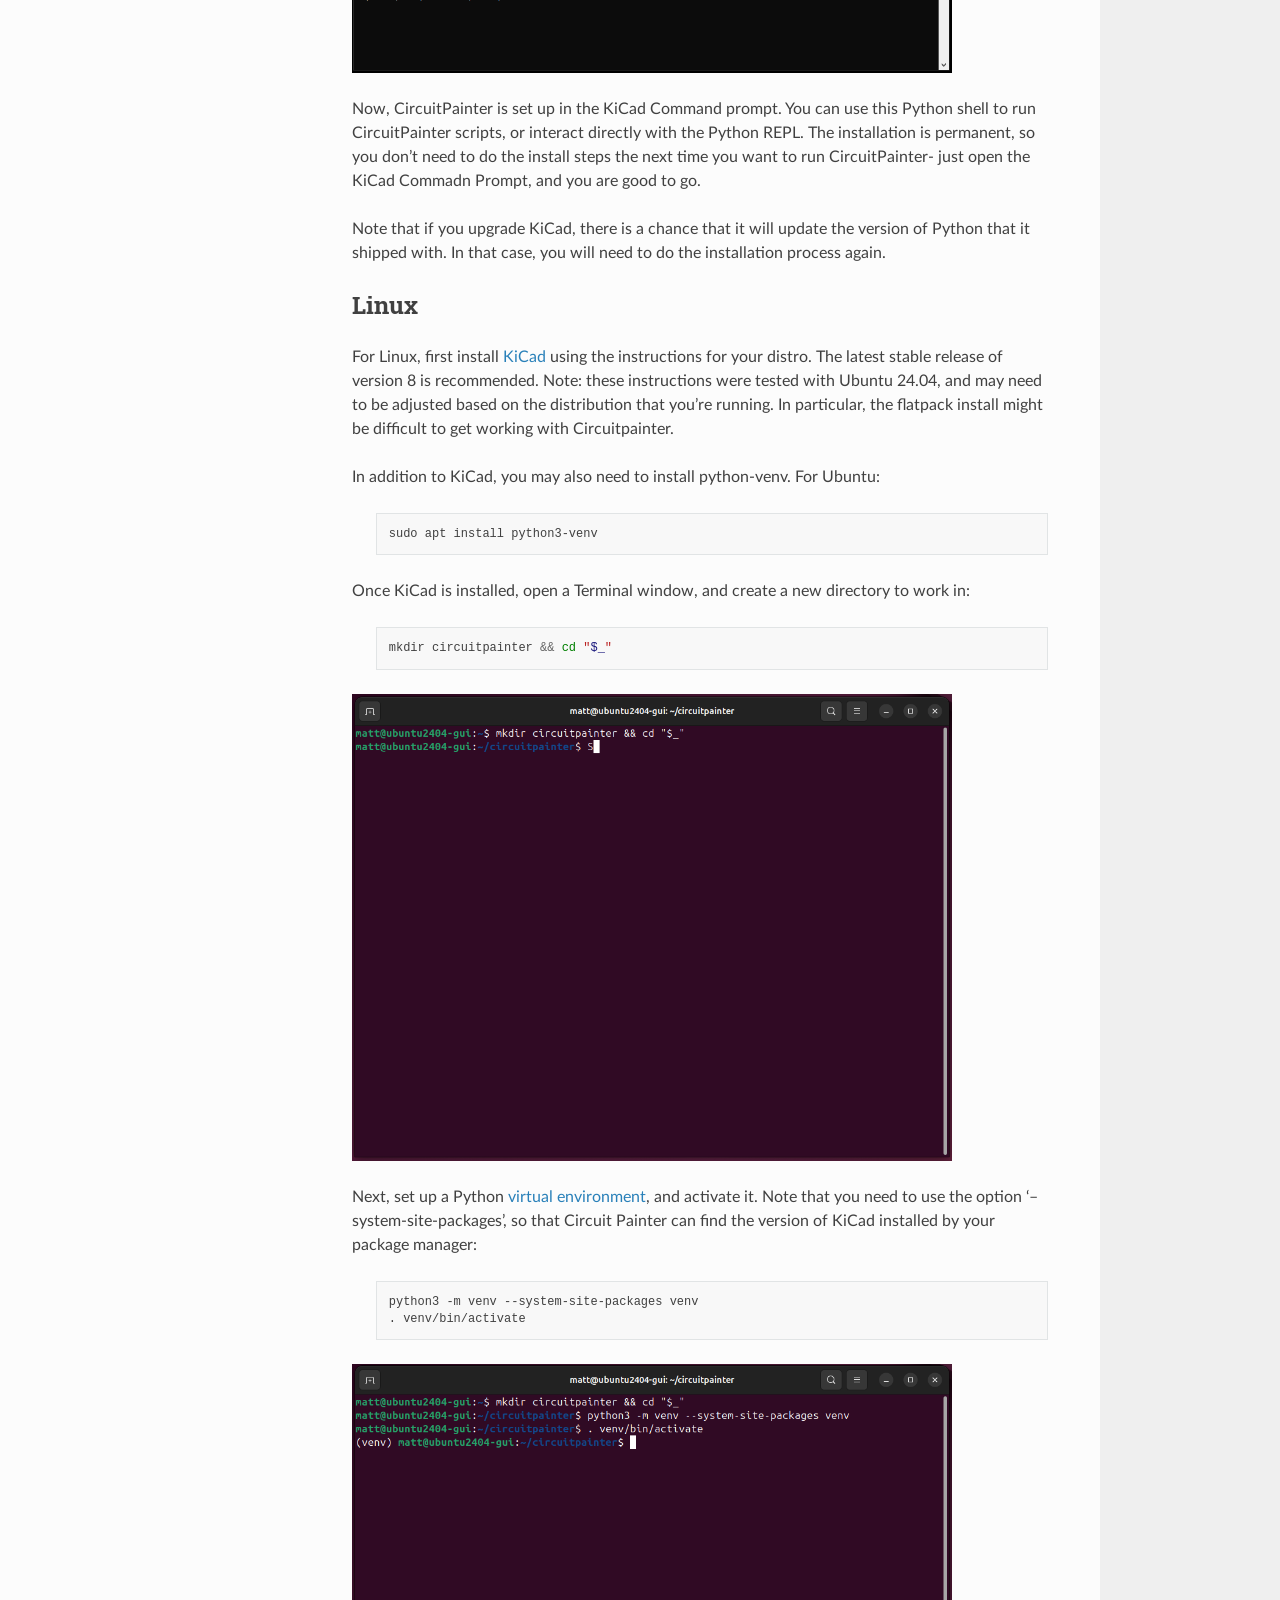
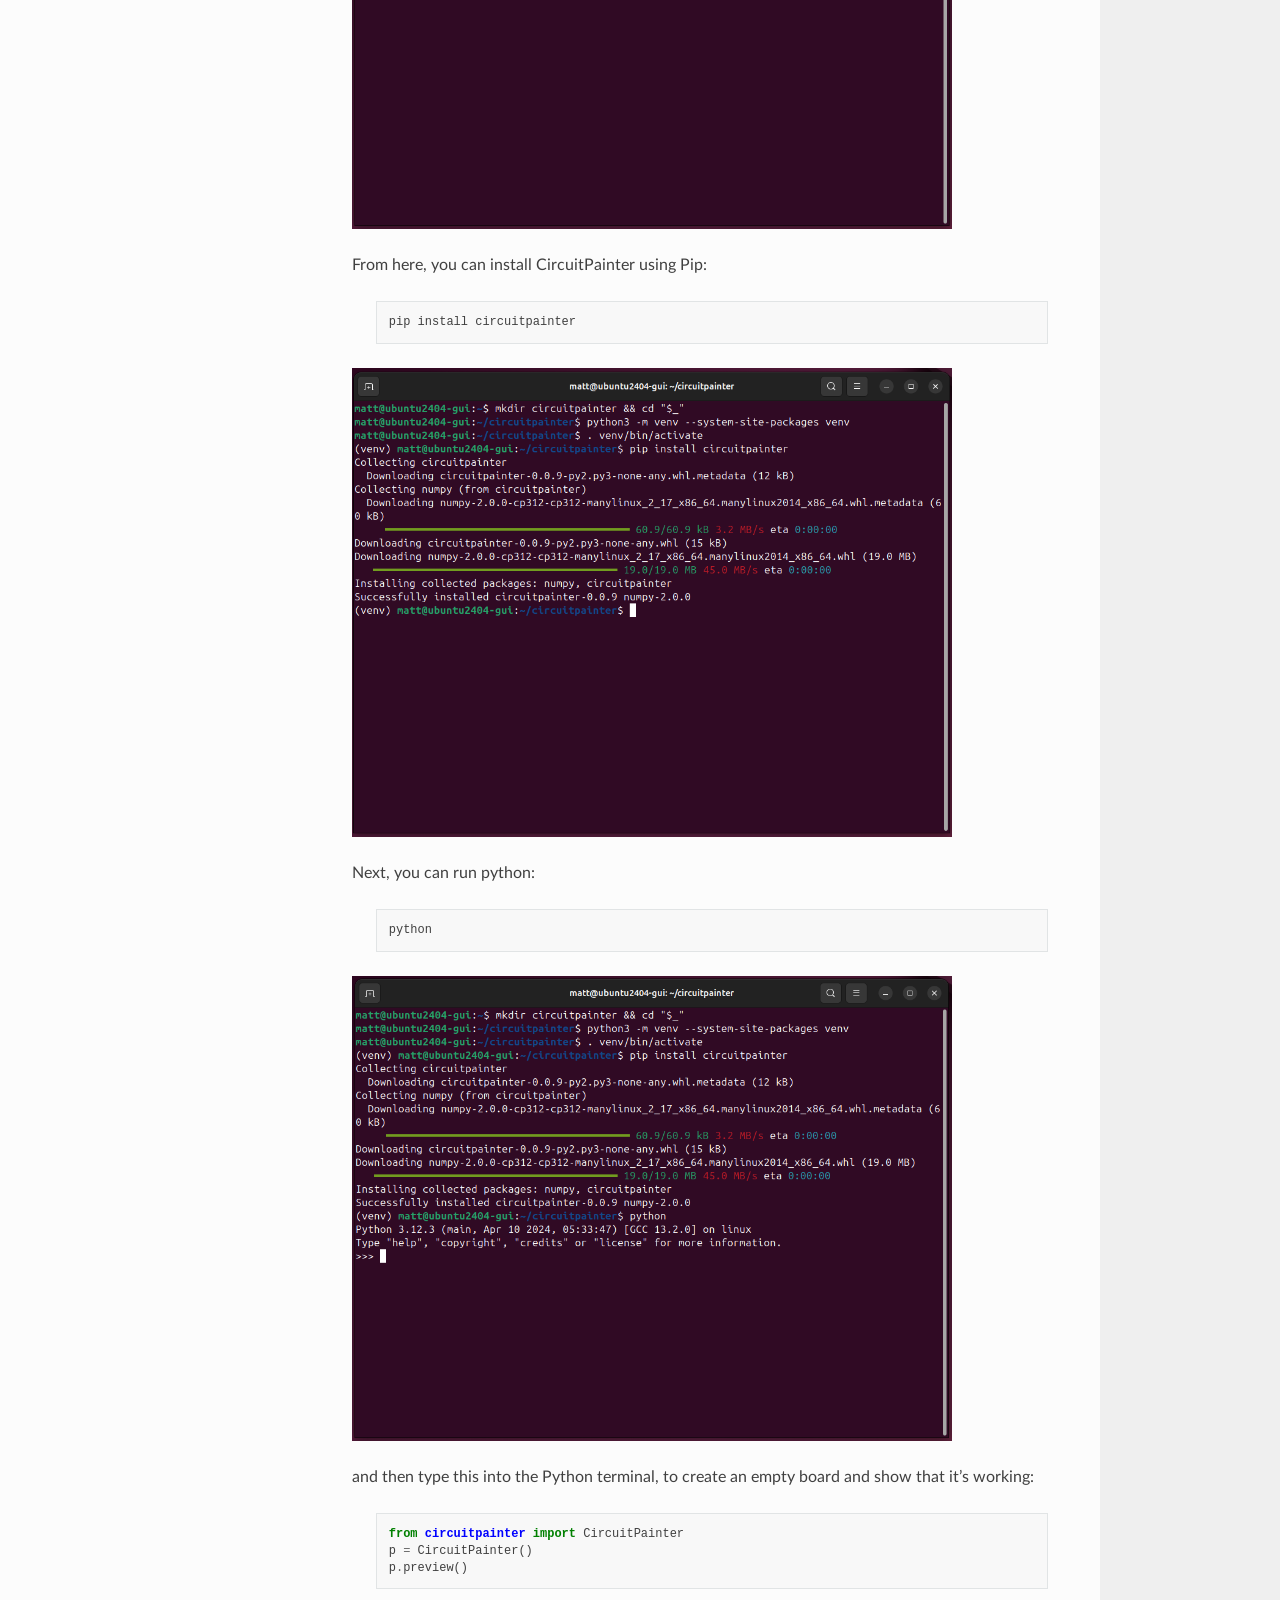
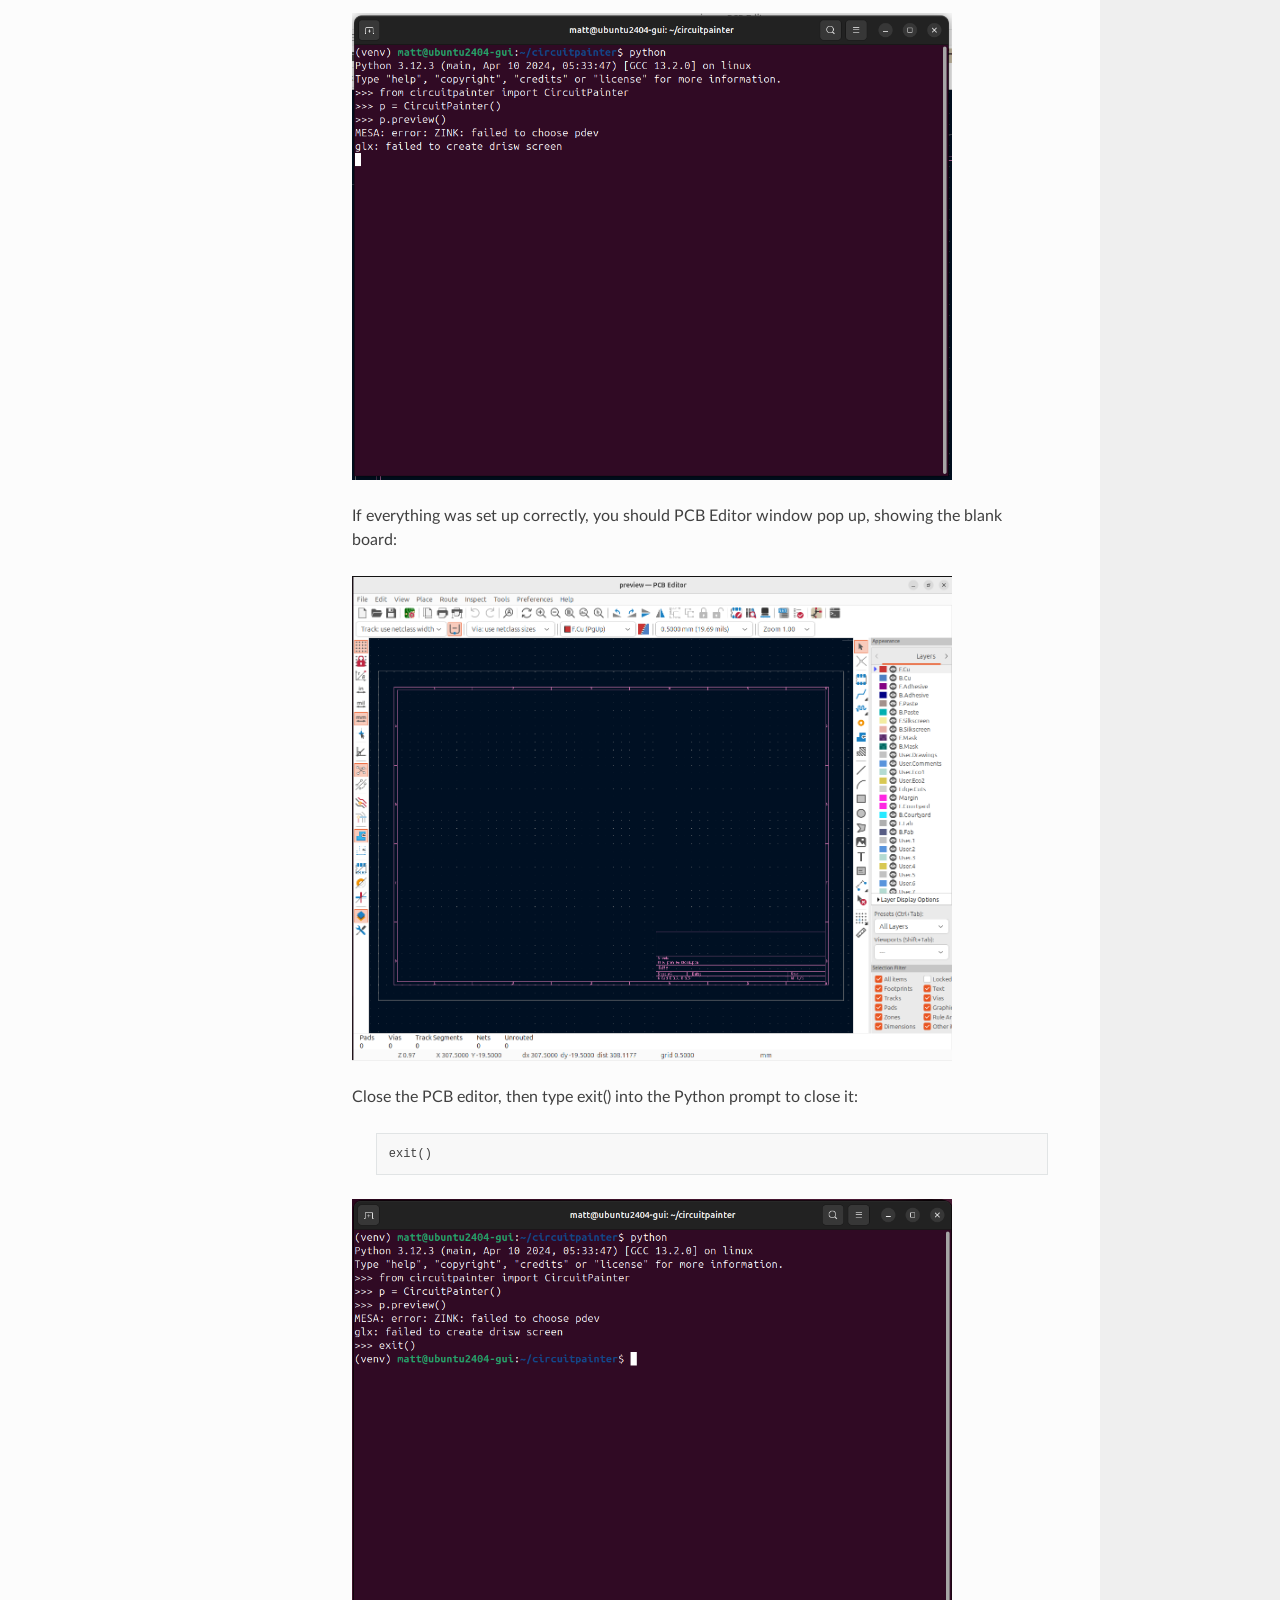
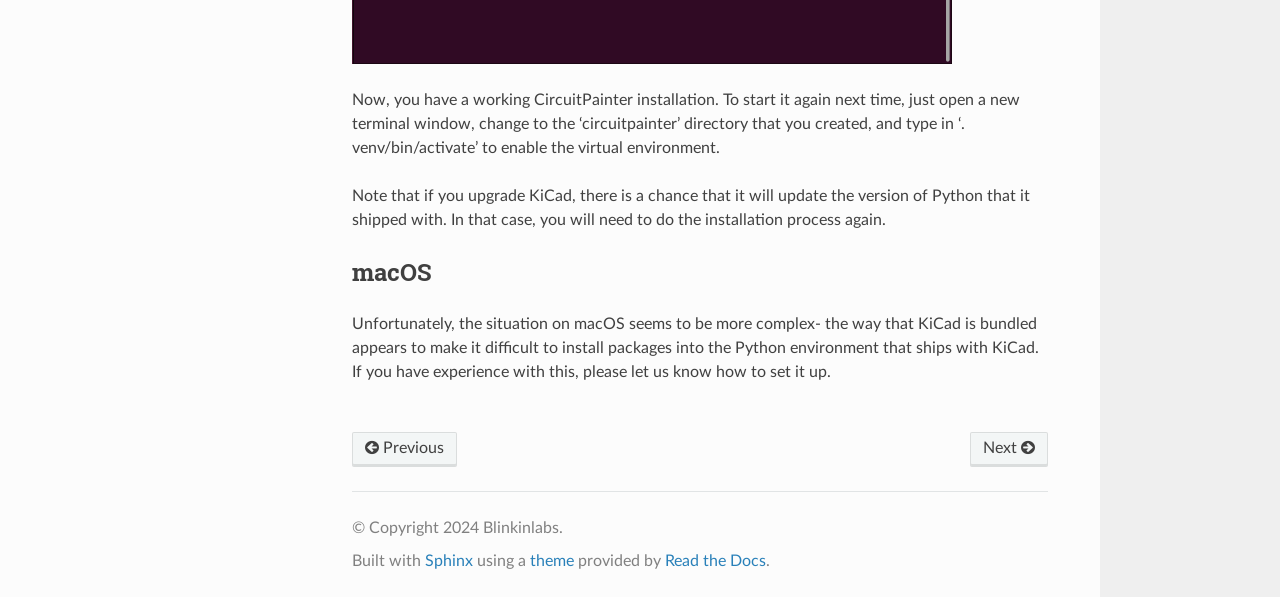
<file: installation.html>
<!DOCTYPE html>
<html class="writer-html5" lang="en" data-content_root="./">
<head>
  <meta charset="utf-8" /><meta name="viewport" content="width=device-width, initial-scale=1" />

  <meta name="viewport" content="width=device-width, initial-scale=1.0" />
  <title>Installation &mdash; Circuit Painter  documentation</title>
      <link rel="stylesheet" type="text/css" href="_static/pygments.css?v=b86133f3" />
      <link rel="stylesheet" type="text/css" href="_static/css/theme.css?v=e59714d7" />

  
      <script src="_static/jquery.js?v=5d32c60e"></script>
      <script src="_static/_sphinx_javascript_frameworks_compat.js?v=2cd50e6c"></script>
      <script src="_static/documentation_options.js?v=5929fcd5"></script>
      <script src="_static/doctools.js?v=9bcbadda"></script>
      <script src="_static/sphinx_highlight.js?v=dc90522c"></script>
    <script src="_static/js/theme.js"></script>
    <link rel="index" title="Index" href="genindex.html" />
    <link rel="search" title="Search" href="search.html" />
    <link rel="next" title="Getting Started Tutorial" href="getting_started.html" />
    <link rel="prev" title="Core concepts" href="concepts.html" /> 
</head>

<body class="wy-body-for-nav"> 
  <div class="wy-grid-for-nav">
    <nav data-toggle="wy-nav-shift" class="wy-nav-side">
      <div class="wy-side-scroll">
        <div class="wy-side-nav-search" >

          
          
          <a href="index.html" class="icon icon-home">
            Circuit Painter
          </a>
<div role="search">
  <form id="rtd-search-form" class="wy-form" action="search.html" method="get">
    <input type="text" name="q" placeholder="Search docs" aria-label="Search docs" />
    <input type="hidden" name="check_keywords" value="yes" />
    <input type="hidden" name="area" value="default" />
  </form>
</div>
        </div><div class="wy-menu wy-menu-vertical" data-spy="affix" role="navigation" aria-label="Navigation menu">
              <p class="caption" role="heading"><span class="caption-text">Introduction</span></p>
<ul>
<li class="toctree-l1"><a class="reference internal" href="introduction.html">What is Circuit Painter?</a></li>
<li class="toctree-l1"><a class="reference internal" href="concepts.html">Core concepts</a></li>
</ul>
<p class="caption" role="heading"><span class="caption-text">Getting Started</span></p>
<ul class="current">
<li class="toctree-l1 current"><a class="current reference internal" href="#">Installation</a><ul>
<li class="toctree-l2"><a class="reference internal" href="#windows">Windows</a></li>
<li class="toctree-l2"><a class="reference internal" href="#linux">Linux</a></li>
<li class="toctree-l2"><a class="reference internal" href="#macos">macOS</a></li>
</ul>
</li>
<li class="toctree-l1"><a class="reference internal" href="getting_started.html">Getting Started Tutorial</a></li>
<li class="toctree-l1"><a class="reference internal" href="examples.html">Example Projects</a></li>
</ul>
<p class="caption" role="heading"><span class="caption-text">Advanced topics</span></p>
<ul>
<li class="toctree-l1"><a class="reference internal" href="advanced_usage.html">Advanced Usage</a></li>
<li class="toctree-l1"><a class="reference internal" href="notes.html">Additional Notes</a></li>
<li class="toctree-l1"><a class="reference internal" href="api.html">Function Reference</a></li>
</ul>
<p class="caption" role="heading"><span class="caption-text">External links</span></p>
<ul>
<li class="toctree-l1"><a class="reference external" href="https://github.com/blinkinlabs/circuitpainter">Source Code on Github</a></li>
<li class="toctree-l1"><a class="reference external" href="https://pypi.org/project/circuitpainter/">PyPi Project</a></li>
<li class="toctree-l1"><a class="reference external" href="https://blinkinlabs.com">Blinkinlabs</a></li>
</ul>

        </div>
      </div>
    </nav>

    <section data-toggle="wy-nav-shift" class="wy-nav-content-wrap"><nav class="wy-nav-top" aria-label="Mobile navigation menu" >
          <i data-toggle="wy-nav-top" class="fa fa-bars"></i>
          <a href="index.html">Circuit Painter</a>
      </nav>

      <div class="wy-nav-content">
        <div class="rst-content">
          <div role="navigation" aria-label="Page navigation">
  <ul class="wy-breadcrumbs">
      <li><a href="index.html" class="icon icon-home" aria-label="Home"></a></li>
      <li class="breadcrumb-item active">Installation</li>
      <li class="wy-breadcrumbs-aside">
            <a href="_sources/installation.rst.txt" rel="nofollow"> View page source</a>
      </li>
  </ul>
  <hr/>
</div>
          <div role="main" class="document" itemscope="itemscope" itemtype="http://schema.org/Article">
           <div itemprop="articleBody">
             
  <section id="installation">
<h1>Installation<a class="headerlink" href="#installation" title="Link to this heading"></a></h1>
<section id="windows">
<h2>Windows<a class="headerlink" href="#windows" title="Link to this heading"></a></h2>
<p>For Windows, first download and install <a class="reference external" href="https://www.kicad.org/download/windows/">KiCad</a>.
The latest stable release of version 8 is recommended, and the default options are fine.</p>
<p>During the installation, KiCad will make a Start Menu shortcut for the
‘KiCad 8.0 Command Prompt’:</p>
<a class="reference internal image-reference" href="_images/install_windows_kicad_prompt.png"><img alt="_images/install_windows_kicad_prompt.png" src="_images/install_windows_kicad_prompt.png" style="width: 600px;" />
</a>
<p>Run this, and you’ll be presented with a command prompt that is fully
configured to work with KiCad. From here, you can install CircuitPainter
using Pip:</p>
<blockquote>
<div><div class="highlight-bat notranslate"><div class="highlight"><pre><span></span>pip install circuitpainter
</pre></div>
</div>
</div></blockquote>
<a class="reference internal image-reference" href="_images/install_windows_pip.png"><img alt="_images/install_windows_pip.png" src="_images/install_windows_pip.png" style="width: 600px;" />
</a>
<p>Next, you can run python:</p>
<blockquote>
<div><div class="highlight-bat notranslate"><div class="highlight"><pre><span></span>python
</pre></div>
</div>
</div></blockquote>
<a class="reference internal image-reference" href="_images/install_windows_run_python.png"><img alt="_images/install_windows_run_python.png" src="_images/install_windows_run_python.png" style="width: 600px;" />
</a>
<p>and then type this into the Python terminal, to create an empty board and
show that it’s working:</p>
<blockquote>
<div><div class="highlight-python notranslate"><div class="highlight"><pre><span></span><span class="kn">from</span><span class="w"> </span><span class="nn">circuitpainter</span><span class="w"> </span><span class="kn">import</span> <span class="n">CircuitPainter</span>
<span class="n">p</span> <span class="o">=</span> <span class="n">CircuitPainter</span><span class="p">()</span>
<span class="n">p</span><span class="o">.</span><span class="n">preview</span><span class="p">()</span>
</pre></div>
</div>
</div></blockquote>
<a class="reference internal image-reference" href="_images/install_windows_empty_board.png"><img alt="_images/install_windows_empty_board.png" src="_images/install_windows_empty_board.png" style="width: 600px;" />
</a>
<p>If everything was set up correctly, you should PCB Editor window pop up,
showing the blank board:</p>
<a class="reference internal image-reference" href="_images/install_windows_preview_success.png"><img alt="_images/install_windows_preview_success.png" src="_images/install_windows_preview_success.png" style="width: 600px;" />
</a>
<p>Close the PCB editor, then type exit() into the Python prompt to close it:</p>
<blockquote>
<div><div class="highlight-python notranslate"><div class="highlight"><pre><span></span><span class="n">exit</span><span class="p">()</span>
</pre></div>
</div>
</div></blockquote>
<a class="reference internal image-reference" href="_images/install_windows_close_python.png"><img alt="_images/install_windows_close_python.png" src="_images/install_windows_close_python.png" style="width: 600px;" />
</a>
<p>Now, CircuitPainter is set up in the KiCad Command prompt. You can use this
Python shell to run CircuitPainter scripts, or interact directly with the
Python REPL. The installation is permanent, so you don’t need to do the
install steps the next time you want to run CircuitPainter- just open the
KiCad Commadn Prompt, and you are good to go.</p>
<p>Note that if you upgrade KiCad, there is a chance that it will update the
version of Python that it shipped with. In that case, you will need to do the
installation process again.</p>
</section>
<section id="linux">
<h2>Linux<a class="headerlink" href="#linux" title="Link to this heading"></a></h2>
<p>For Linux, first install <a class="reference external" href="https://www.kicad.org/download/linux/">KiCad</a>
using the instructions for your distro. The latest stable release of version 8
is recommended. Note: these instructions were tested with Ubuntu 24.04,
and may need to be adjusted based on the distribution that you’re running. In
particular, the flatpack install might be difficult to get working with
Circuitpainter.</p>
<p>In addition to KiCad, you may also need to install python-venv. For Ubuntu:</p>
<blockquote>
<div><div class="highlight-bash notranslate"><div class="highlight"><pre><span></span>sudo<span class="w"> </span>apt<span class="w"> </span>install<span class="w"> </span>python3-venv
</pre></div>
</div>
</div></blockquote>
<p>Once KiCad is installed, open a Terminal window, and create a new directory to work in:</p>
<blockquote>
<div><div class="highlight-bash notranslate"><div class="highlight"><pre><span></span>mkdir<span class="w"> </span>circuitpainter<span class="w"> </span><span class="o">&amp;&amp;</span><span class="w"> </span><span class="nb">cd</span><span class="w"> </span><span class="s2">&quot;</span><span class="nv">$_</span><span class="s2">&quot;</span>
</pre></div>
</div>
</div></blockquote>
<a class="reference internal image-reference" href="_images/install_linux_mkdir.png"><img alt="_images/install_linux_mkdir.png" src="_images/install_linux_mkdir.png" style="width: 600px;" />
</a>
<p>Next, set up a Python <a class="reference external" href="https://docs.python.org/3/tutorial/venv.html">virtual environment</a>,
and activate it. Note that you need to use the option ‘–system-site-packages’,
so that Circuit Painter can find the version of KiCad installed by your package
manager:</p>
<blockquote>
<div><div class="highlight-bash notranslate"><div class="highlight"><pre><span></span>python3<span class="w"> </span>-m<span class="w"> </span>venv<span class="w"> </span>--system-site-packages<span class="w"> </span>venv
.<span class="w"> </span>venv/bin/activate
</pre></div>
</div>
</div></blockquote>
<a class="reference internal image-reference" href="_images/install_linux_venv.png"><img alt="_images/install_linux_venv.png" src="_images/install_linux_venv.png" style="width: 600px;" />
</a>
<p>From here, you can install CircuitPainter using Pip:</p>
<blockquote>
<div><div class="highlight-bash notranslate"><div class="highlight"><pre><span></span>pip<span class="w"> </span>install<span class="w"> </span>circuitpainter
</pre></div>
</div>
</div></blockquote>
<a class="reference internal image-reference" href="_images/install_linux_pip.png"><img alt="_images/install_linux_pip.png" src="_images/install_linux_pip.png" style="width: 600px;" />
</a>
<p>Next, you can run python:</p>
<blockquote>
<div><div class="highlight-bash notranslate"><div class="highlight"><pre><span></span>python
</pre></div>
</div>
</div></blockquote>
<a class="reference internal image-reference" href="_images/install_linux_run_python.png"><img alt="_images/install_linux_run_python.png" src="_images/install_linux_run_python.png" style="width: 600px;" />
</a>
<p>and then type this into the Python terminal, to create an empty board and
show that it’s working:</p>
<blockquote>
<div><div class="highlight-python notranslate"><div class="highlight"><pre><span></span><span class="kn">from</span><span class="w"> </span><span class="nn">circuitpainter</span><span class="w"> </span><span class="kn">import</span> <span class="n">CircuitPainter</span>
<span class="n">p</span> <span class="o">=</span> <span class="n">CircuitPainter</span><span class="p">()</span>
<span class="n">p</span><span class="o">.</span><span class="n">preview</span><span class="p">()</span>
</pre></div>
</div>
</div></blockquote>
<a class="reference internal image-reference" href="_images/install_linux_empty_board.png"><img alt="_images/install_linux_empty_board.png" src="_images/install_linux_empty_board.png" style="width: 600px;" />
</a>
<p>If everything was set up correctly, you should PCB Editor window pop up,
showing the blank board:</p>
<a class="reference internal image-reference" href="_images/install_linux_preview_success.png"><img alt="_images/install_linux_preview_success.png" src="_images/install_linux_preview_success.png" style="width: 600px;" />
</a>
<p>Close the PCB editor, then type exit() into the Python prompt to close it:</p>
<blockquote>
<div><div class="highlight-python notranslate"><div class="highlight"><pre><span></span><span class="n">exit</span><span class="p">()</span>
</pre></div>
</div>
</div></blockquote>
<a class="reference internal image-reference" href="_images/install_linux_close_python.png"><img alt="_images/install_linux_close_python.png" src="_images/install_linux_close_python.png" style="width: 600px;" />
</a>
<p>Now, you have a working CircuitPainter installation. To start it again next
time, just open a new terminal window, change to the ‘circuitpainter’
directory that you created, and type in ‘. venv/bin/activate’ to enable the
virtual environment.</p>
<p>Note that if you upgrade KiCad, there is a chance that it will update the
version of Python that it shipped with. In that case, you will need to do the
installation process again.</p>
</section>
<section id="macos">
<h2>macOS<a class="headerlink" href="#macos" title="Link to this heading"></a></h2>
<p>Unfortunately, the situation on macOS seems to be more complex- the way that
KiCad is bundled appears to make it difficult to install packages into the
Python environment that ships with KiCad. If you have experience with this,
please let us know how to set it up.</p>
<table class="autosummary longtable docutils align-default">
<tbody>
</tbody>
</table>
</section>
</section>


           </div>
          </div>
          <footer><div class="rst-footer-buttons" role="navigation" aria-label="Footer">
        <a href="concepts.html" class="btn btn-neutral float-left" title="Core concepts" accesskey="p" rel="prev"><span class="fa fa-arrow-circle-left" aria-hidden="true"></span> Previous</a>
        <a href="getting_started.html" class="btn btn-neutral float-right" title="Getting Started Tutorial" accesskey="n" rel="next">Next <span class="fa fa-arrow-circle-right" aria-hidden="true"></span></a>
    </div>

  <hr/>

  <div role="contentinfo">
    <p>&#169; Copyright 2024 Blinkinlabs.</p>
  </div>

  Built with <a href="https://www.sphinx-doc.org/">Sphinx</a> using a
    <a href="https://github.com/readthedocs/sphinx_rtd_theme">theme</a>
    provided by <a href="https://readthedocs.org">Read the Docs</a>.
   

</footer>
        </div>
      </div>
    </section>
  </div>
  <script>
      jQuery(function () {
          SphinxRtdTheme.Navigation.enable(true);
      });
  </script> 

</body>
</html>
</file>
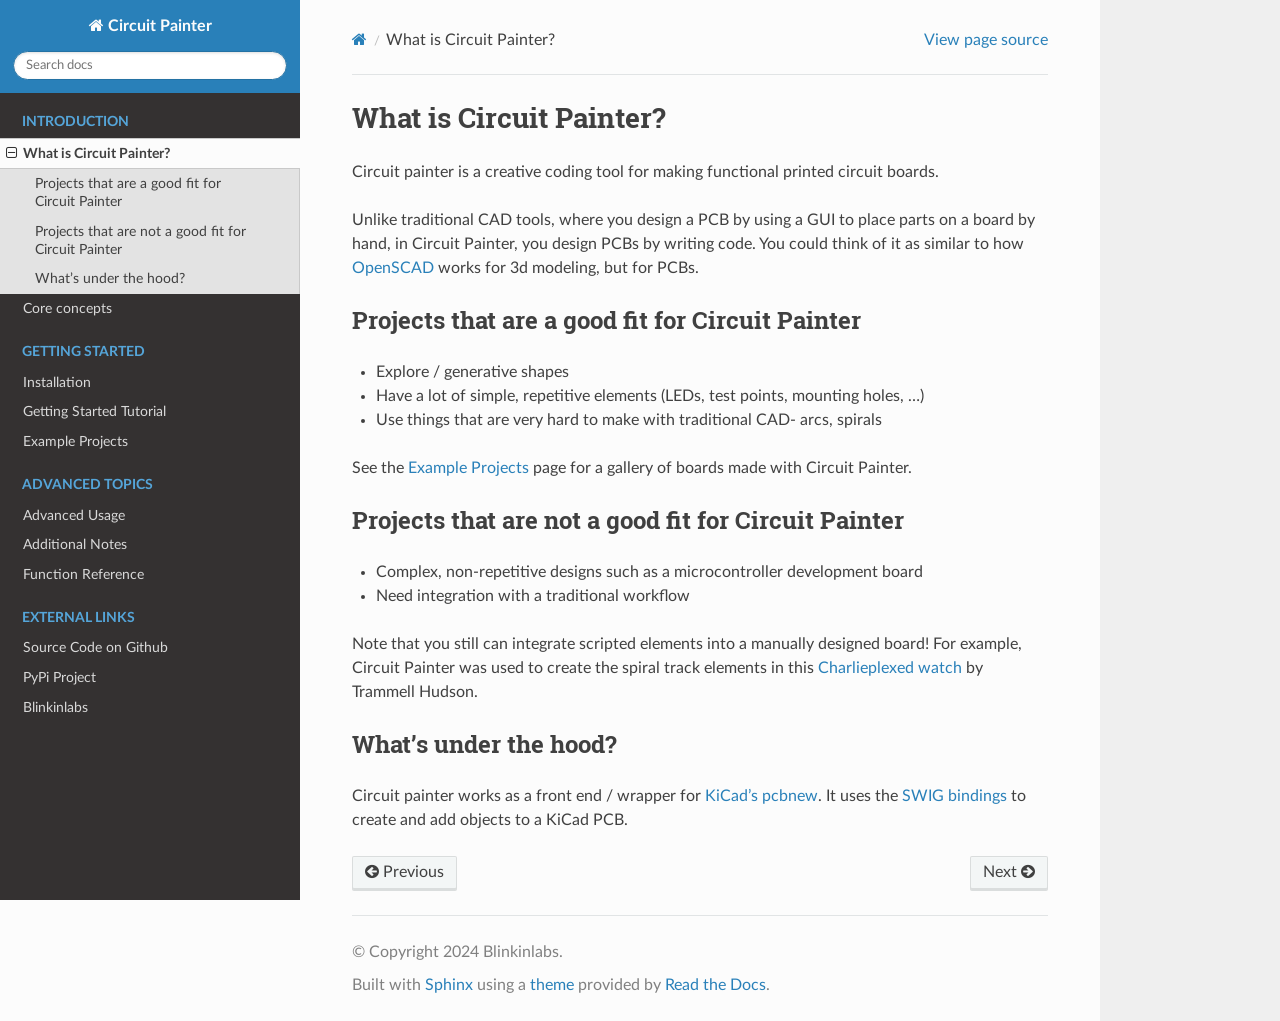
<file: introduction.html>
<!DOCTYPE html>
<html class="writer-html5" lang="en" data-content_root="./">
<head>
  <meta charset="utf-8" /><meta name="viewport" content="width=device-width, initial-scale=1" />

  <meta name="viewport" content="width=device-width, initial-scale=1.0" />
  <title>What is Circuit Painter? &mdash; Circuit Painter  documentation</title>
      <link rel="stylesheet" type="text/css" href="_static/pygments.css?v=b86133f3" />
      <link rel="stylesheet" type="text/css" href="_static/css/theme.css?v=e59714d7" />

  
      <script src="_static/jquery.js?v=5d32c60e"></script>
      <script src="_static/_sphinx_javascript_frameworks_compat.js?v=2cd50e6c"></script>
      <script src="_static/documentation_options.js?v=5929fcd5"></script>
      <script src="_static/doctools.js?v=9bcbadda"></script>
      <script src="_static/sphinx_highlight.js?v=dc90522c"></script>
    <script src="_static/js/theme.js"></script>
    <link rel="index" title="Index" href="genindex.html" />
    <link rel="search" title="Search" href="search.html" />
    <link rel="next" title="Core concepts" href="concepts.html" />
    <link rel="prev" title="Circuit Painter" href="index.html" /> 
</head>

<body class="wy-body-for-nav"> 
  <div class="wy-grid-for-nav">
    <nav data-toggle="wy-nav-shift" class="wy-nav-side">
      <div class="wy-side-scroll">
        <div class="wy-side-nav-search" >

          
          
          <a href="index.html" class="icon icon-home">
            Circuit Painter
          </a>
<div role="search">
  <form id="rtd-search-form" class="wy-form" action="search.html" method="get">
    <input type="text" name="q" placeholder="Search docs" aria-label="Search docs" />
    <input type="hidden" name="check_keywords" value="yes" />
    <input type="hidden" name="area" value="default" />
  </form>
</div>
        </div><div class="wy-menu wy-menu-vertical" data-spy="affix" role="navigation" aria-label="Navigation menu">
              <p class="caption" role="heading"><span class="caption-text">Introduction</span></p>
<ul class="current">
<li class="toctree-l1 current"><a class="current reference internal" href="#">What is Circuit Painter?</a><ul>
<li class="toctree-l2"><a class="reference internal" href="#projects-that-are-a-good-fit-for-circuit-painter">Projects that are a good fit for Circuit Painter</a></li>
<li class="toctree-l2"><a class="reference internal" href="#projects-that-are-not-a-good-fit-for-circuit-painter">Projects that are not a good fit for Circuit Painter</a></li>
<li class="toctree-l2"><a class="reference internal" href="#what-s-under-the-hood">What’s under the hood?</a></li>
</ul>
</li>
<li class="toctree-l1"><a class="reference internal" href="concepts.html">Core concepts</a></li>
</ul>
<p class="caption" role="heading"><span class="caption-text">Getting Started</span></p>
<ul>
<li class="toctree-l1"><a class="reference internal" href="installation.html">Installation</a></li>
<li class="toctree-l1"><a class="reference internal" href="getting_started.html">Getting Started Tutorial</a></li>
<li class="toctree-l1"><a class="reference internal" href="examples.html">Example Projects</a></li>
</ul>
<p class="caption" role="heading"><span class="caption-text">Advanced topics</span></p>
<ul>
<li class="toctree-l1"><a class="reference internal" href="advanced_usage.html">Advanced Usage</a></li>
<li class="toctree-l1"><a class="reference internal" href="notes.html">Additional Notes</a></li>
<li class="toctree-l1"><a class="reference internal" href="api.html">Function Reference</a></li>
</ul>
<p class="caption" role="heading"><span class="caption-text">External links</span></p>
<ul>
<li class="toctree-l1"><a class="reference external" href="https://github.com/blinkinlabs/circuitpainter">Source Code on Github</a></li>
<li class="toctree-l1"><a class="reference external" href="https://pypi.org/project/circuitpainter/">PyPi Project</a></li>
<li class="toctree-l1"><a class="reference external" href="https://blinkinlabs.com">Blinkinlabs</a></li>
</ul>

        </div>
      </div>
    </nav>

    <section data-toggle="wy-nav-shift" class="wy-nav-content-wrap"><nav class="wy-nav-top" aria-label="Mobile navigation menu" >
          <i data-toggle="wy-nav-top" class="fa fa-bars"></i>
          <a href="index.html">Circuit Painter</a>
      </nav>

      <div class="wy-nav-content">
        <div class="rst-content">
          <div role="navigation" aria-label="Page navigation">
  <ul class="wy-breadcrumbs">
      <li><a href="index.html" class="icon icon-home" aria-label="Home"></a></li>
      <li class="breadcrumb-item active">What is Circuit Painter?</li>
      <li class="wy-breadcrumbs-aside">
            <a href="_sources/introduction.rst.txt" rel="nofollow"> View page source</a>
      </li>
  </ul>
  <hr/>
</div>
          <div role="main" class="document" itemscope="itemscope" itemtype="http://schema.org/Article">
           <div itemprop="articleBody">
             
  <section id="what-is-circuit-painter">
<h1>What is Circuit Painter?<a class="headerlink" href="#what-is-circuit-painter" title="Link to this heading"></a></h1>
<p>Circuit painter is a creative coding tool for making functional printed
circuit boards.</p>
<p>Unlike traditional CAD tools, where you design a PCB by using a GUI to place
parts on a board by hand, in Circuit Painter, you design PCBs by writing code.
You could think of it as similar to how <a class="reference external" href="https://openscad.org/">OpenSCAD</a>
works for 3d modeling, but for PCBs.</p>
<section id="projects-that-are-a-good-fit-for-circuit-painter">
<h2>Projects that are a good fit for Circuit Painter<a class="headerlink" href="#projects-that-are-a-good-fit-for-circuit-painter" title="Link to this heading"></a></h2>
<ul class="simple">
<li><p>Explore / generative shapes</p></li>
<li><p>Have a lot of simple, repetitive elements (LEDs, test points, mounting
holes, …)</p></li>
<li><p>Use things that are very hard to make with traditional CAD- arcs, spirals</p></li>
</ul>
<p>See the <a class="reference internal" href="examples.html"><span class="doc">Example Projects</span></a> page for a gallery of boards made with Circuit Painter.</p>
</section>
<section id="projects-that-are-not-a-good-fit-for-circuit-painter">
<h2>Projects that are not a good fit for Circuit Painter<a class="headerlink" href="#projects-that-are-not-a-good-fit-for-circuit-painter" title="Link to this heading"></a></h2>
<ul class="simple">
<li><p>Complex, non-repetitive designs such as a microcontroller development board</p></li>
<li><p>Need integration with a traditional workflow</p></li>
</ul>
<p>Note that you still can integrate scripted elements into a manually designed
board! For example, Circuit Painter was used to create the spiral track
elements in this <a class="reference external" href="https://social.v.st/&#64;th/111646753350070002">Charlieplexed watch</a>
by Trammell Hudson.</p>
</section>
<section id="what-s-under-the-hood">
<h2>What’s under the hood?<a class="headerlink" href="#what-s-under-the-hood" title="Link to this heading"></a></h2>
<p>Circuit painter works as a front end / wrapper for <a class="reference external" href="https://www.kicad.org">KiCad’s pcbnew</a>.
It uses the <a class="reference external" href="https://dev-docs.kicad.org/en/apis-and-binding/pcbnew/">SWIG bindings</a>
to create and add objects to a KiCad PCB.</p>
</section>
</section>


           </div>
          </div>
          <footer><div class="rst-footer-buttons" role="navigation" aria-label="Footer">
        <a href="index.html" class="btn btn-neutral float-left" title="Circuit Painter" accesskey="p" rel="prev"><span class="fa fa-arrow-circle-left" aria-hidden="true"></span> Previous</a>
        <a href="concepts.html" class="btn btn-neutral float-right" title="Core concepts" accesskey="n" rel="next">Next <span class="fa fa-arrow-circle-right" aria-hidden="true"></span></a>
    </div>

  <hr/>

  <div role="contentinfo">
    <p>&#169; Copyright 2024 Blinkinlabs.</p>
  </div>

  Built with <a href="https://www.sphinx-doc.org/">Sphinx</a> using a
    <a href="https://github.com/readthedocs/sphinx_rtd_theme">theme</a>
    provided by <a href="https://readthedocs.org">Read the Docs</a>.
   

</footer>
        </div>
      </div>
    </section>
  </div>
  <script>
      jQuery(function () {
          SphinxRtdTheme.Navigation.enable(true);
      });
  </script> 

</body>
</html>
</file>
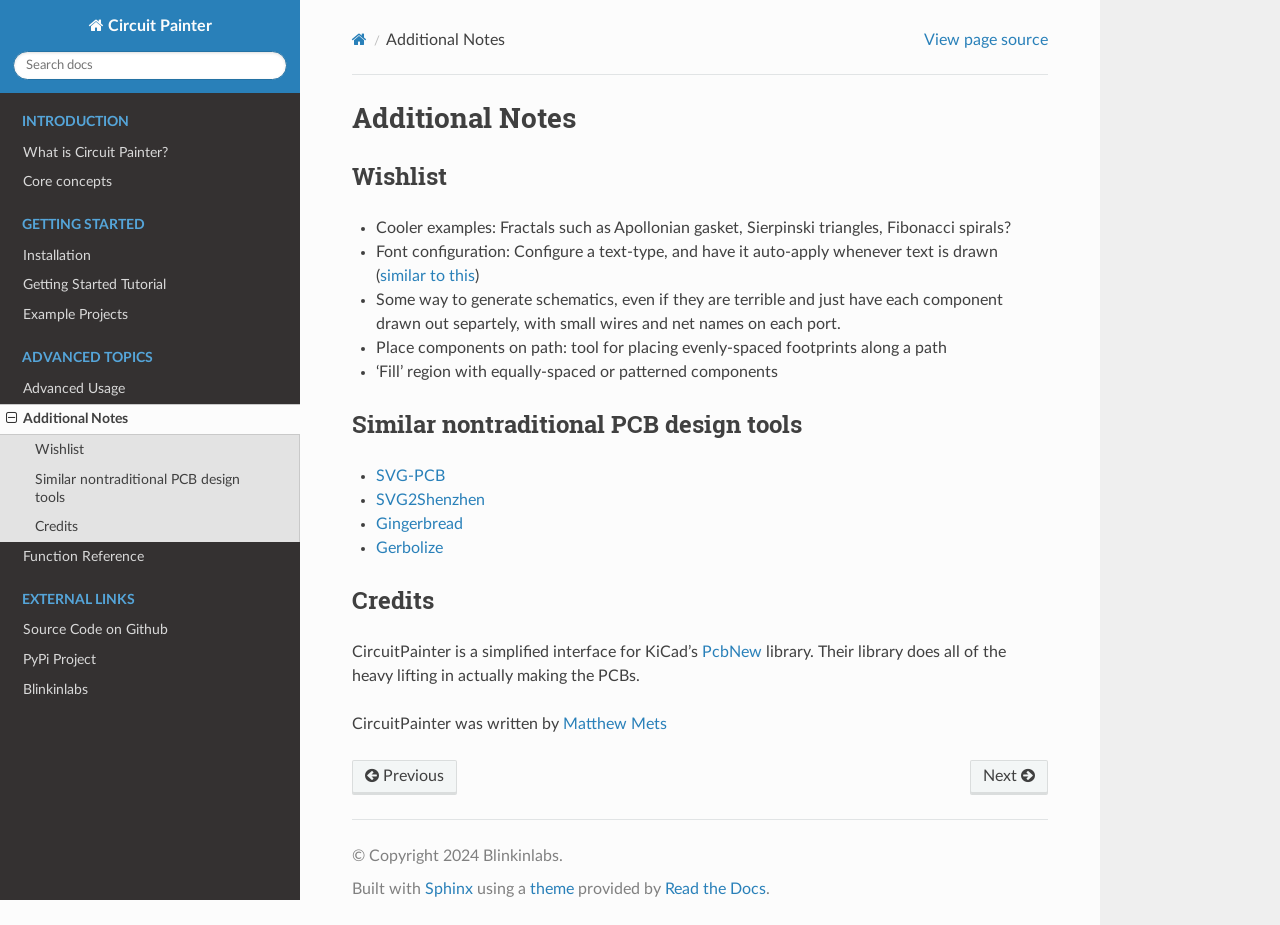
<file: notes.html>
<!DOCTYPE html>
<html class="writer-html5" lang="en" data-content_root="./">
<head>
  <meta charset="utf-8" /><meta name="viewport" content="width=device-width, initial-scale=1" />

  <meta name="viewport" content="width=device-width, initial-scale=1.0" />
  <title>Additional Notes &mdash; Circuit Painter  documentation</title>
      <link rel="stylesheet" type="text/css" href="_static/pygments.css?v=b86133f3" />
      <link rel="stylesheet" type="text/css" href="_static/css/theme.css?v=e59714d7" />

  
      <script src="_static/jquery.js?v=5d32c60e"></script>
      <script src="_static/_sphinx_javascript_frameworks_compat.js?v=2cd50e6c"></script>
      <script src="_static/documentation_options.js?v=5929fcd5"></script>
      <script src="_static/doctools.js?v=9bcbadda"></script>
      <script src="_static/sphinx_highlight.js?v=dc90522c"></script>
    <script src="_static/js/theme.js"></script>
    <link rel="index" title="Index" href="genindex.html" />
    <link rel="search" title="Search" href="search.html" />
    <link rel="next" title="Function Reference" href="api.html" />
    <link rel="prev" title="Advanced Usage" href="advanced_usage.html" /> 
</head>

<body class="wy-body-for-nav"> 
  <div class="wy-grid-for-nav">
    <nav data-toggle="wy-nav-shift" class="wy-nav-side">
      <div class="wy-side-scroll">
        <div class="wy-side-nav-search" >

          
          
          <a href="index.html" class="icon icon-home">
            Circuit Painter
          </a>
<div role="search">
  <form id="rtd-search-form" class="wy-form" action="search.html" method="get">
    <input type="text" name="q" placeholder="Search docs" aria-label="Search docs" />
    <input type="hidden" name="check_keywords" value="yes" />
    <input type="hidden" name="area" value="default" />
  </form>
</div>
        </div><div class="wy-menu wy-menu-vertical" data-spy="affix" role="navigation" aria-label="Navigation menu">
              <p class="caption" role="heading"><span class="caption-text">Introduction</span></p>
<ul>
<li class="toctree-l1"><a class="reference internal" href="introduction.html">What is Circuit Painter?</a></li>
<li class="toctree-l1"><a class="reference internal" href="concepts.html">Core concepts</a></li>
</ul>
<p class="caption" role="heading"><span class="caption-text">Getting Started</span></p>
<ul>
<li class="toctree-l1"><a class="reference internal" href="installation.html">Installation</a></li>
<li class="toctree-l1"><a class="reference internal" href="getting_started.html">Getting Started Tutorial</a></li>
<li class="toctree-l1"><a class="reference internal" href="examples.html">Example Projects</a></li>
</ul>
<p class="caption" role="heading"><span class="caption-text">Advanced topics</span></p>
<ul class="current">
<li class="toctree-l1"><a class="reference internal" href="advanced_usage.html">Advanced Usage</a></li>
<li class="toctree-l1 current"><a class="current reference internal" href="#">Additional Notes</a><ul>
<li class="toctree-l2"><a class="reference internal" href="#wishlist">Wishlist</a></li>
<li class="toctree-l2"><a class="reference internal" href="#similar-nontraditional-pcb-design-tools">Similar nontraditional PCB design tools</a></li>
<li class="toctree-l2"><a class="reference internal" href="#credits">Credits</a></li>
</ul>
</li>
<li class="toctree-l1"><a class="reference internal" href="api.html">Function Reference</a></li>
</ul>
<p class="caption" role="heading"><span class="caption-text">External links</span></p>
<ul>
<li class="toctree-l1"><a class="reference external" href="https://github.com/blinkinlabs/circuitpainter">Source Code on Github</a></li>
<li class="toctree-l1"><a class="reference external" href="https://pypi.org/project/circuitpainter/">PyPi Project</a></li>
<li class="toctree-l1"><a class="reference external" href="https://blinkinlabs.com">Blinkinlabs</a></li>
</ul>

        </div>
      </div>
    </nav>

    <section data-toggle="wy-nav-shift" class="wy-nav-content-wrap"><nav class="wy-nav-top" aria-label="Mobile navigation menu" >
          <i data-toggle="wy-nav-top" class="fa fa-bars"></i>
          <a href="index.html">Circuit Painter</a>
      </nav>

      <div class="wy-nav-content">
        <div class="rst-content">
          <div role="navigation" aria-label="Page navigation">
  <ul class="wy-breadcrumbs">
      <li><a href="index.html" class="icon icon-home" aria-label="Home"></a></li>
      <li class="breadcrumb-item active">Additional Notes</li>
      <li class="wy-breadcrumbs-aside">
            <a href="_sources/notes.rst.txt" rel="nofollow"> View page source</a>
      </li>
  </ul>
  <hr/>
</div>
          <div role="main" class="document" itemscope="itemscope" itemtype="http://schema.org/Article">
           <div itemprop="articleBody">
             
  <section id="additional-notes">
<h1>Additional Notes<a class="headerlink" href="#additional-notes" title="Link to this heading"></a></h1>
<section id="wishlist">
<h2>Wishlist<a class="headerlink" href="#wishlist" title="Link to this heading"></a></h2>
<ul class="simple">
<li><p>Cooler examples: Fractals such as Apollonian gasket, Sierpinski triangles, Fibonacci spirals?</p></li>
<li><p>Font configuration: Configure a text-type, and have it auto-apply whenever text is drawn (<a class="reference external" href="https://processing.org/reference/textFont_.html">similar to this</a>)</p></li>
<li><p>Some way to generate schematics, even if they are terrible and just have each component drawn out separtely, with small wires and net names on each port.</p></li>
<li><p>Place components on path: tool for placing evenly-spaced footprints along a path</p></li>
<li><p>‘Fill’ region with equally-spaced or patterned components</p></li>
</ul>
</section>
<section id="similar-nontraditional-pcb-design-tools">
<h2>Similar nontraditional PCB design tools<a class="headerlink" href="#similar-nontraditional-pcb-design-tools" title="Link to this heading"></a></h2>
<ul class="simple">
<li><p><a class="reference external" href="https://leomcelroy.com/svg-pcb-website/">SVG-PCB</a></p></li>
<li><p><a class="reference external" href="https://github.com/badgeek/svg2shenzhen">SVG2Shenzhen</a></p></li>
<li><p><a class="reference external" href="https://gingerbread.wntr.dev/">Gingerbread</a></p></li>
<li><p><a class="reference external" href="https://github.com/jaseg/gerbolyze">Gerbolize</a></p></li>
</ul>
</section>
<section id="credits">
<h2>Credits<a class="headerlink" href="#credits" title="Link to this heading"></a></h2>
<p>CircuitPainter is a simplified interface for KiCad’s
<a class="reference external" href="https://www.kicad.org/discover/pcb-design/">PcbNew</a> library. Their library
does all of the heavy lifting in actually making the PCBs.</p>
<p>CircuitPainter was written by <a class="reference external" href="https://github.com/cibomahto">Matthew Mets</a></p>
</section>
</section>


           </div>
          </div>
          <footer><div class="rst-footer-buttons" role="navigation" aria-label="Footer">
        <a href="advanced_usage.html" class="btn btn-neutral float-left" title="Advanced Usage" accesskey="p" rel="prev"><span class="fa fa-arrow-circle-left" aria-hidden="true"></span> Previous</a>
        <a href="api.html" class="btn btn-neutral float-right" title="Function Reference" accesskey="n" rel="next">Next <span class="fa fa-arrow-circle-right" aria-hidden="true"></span></a>
    </div>

  <hr/>

  <div role="contentinfo">
    <p>&#169; Copyright 2024 Blinkinlabs.</p>
  </div>

  Built with <a href="https://www.sphinx-doc.org/">Sphinx</a> using a
    <a href="https://github.com/readthedocs/sphinx_rtd_theme">theme</a>
    provided by <a href="https://readthedocs.org">Read the Docs</a>.
   

</footer>
        </div>
      </div>
    </section>
  </div>
  <script>
      jQuery(function () {
          SphinxRtdTheme.Navigation.enable(true);
      });
  </script> 

</body>
</html>
</file>
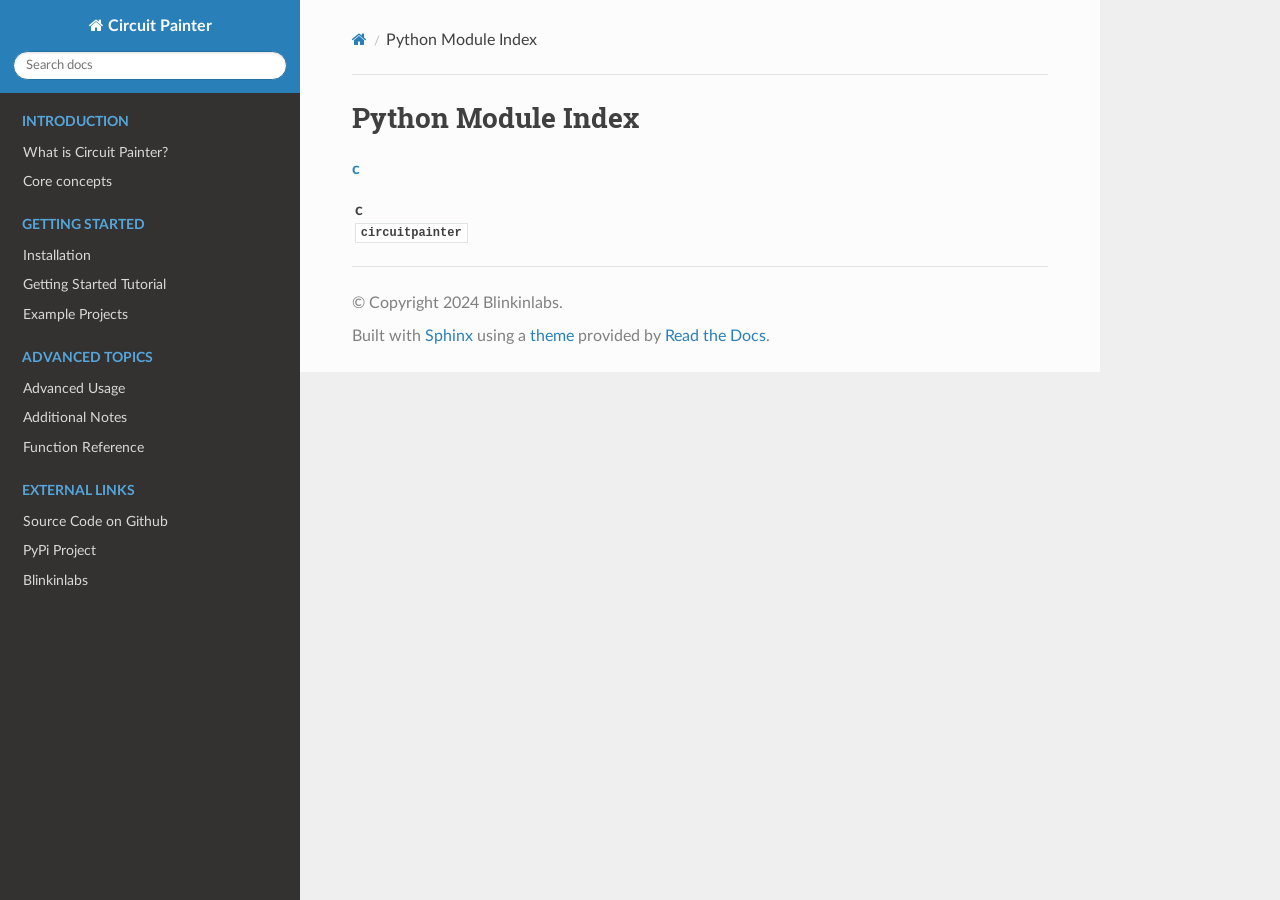
<file: py-modindex.html>
<!DOCTYPE html>
<html class="writer-html5" lang="en" data-content_root="./">
<head>
  <meta charset="utf-8" />
  <meta name="viewport" content="width=device-width, initial-scale=1.0" />
  <title>Python Module Index &mdash; Circuit Painter  documentation</title>
      <link rel="stylesheet" type="text/css" href="_static/pygments.css?v=b86133f3" />
      <link rel="stylesheet" type="text/css" href="_static/css/theme.css?v=e59714d7" />

  
      <script src="_static/jquery.js?v=5d32c60e"></script>
      <script src="_static/_sphinx_javascript_frameworks_compat.js?v=2cd50e6c"></script>
      <script src="_static/documentation_options.js?v=5929fcd5"></script>
      <script src="_static/doctools.js?v=9bcbadda"></script>
      <script src="_static/sphinx_highlight.js?v=dc90522c"></script>
    <script src="_static/js/theme.js"></script>
    <link rel="index" title="Index" href="genindex.html" />
    <link rel="search" title="Search" href="search.html" />
 

    <script>
      DOCUMENTATION_OPTIONS.COLLAPSE_INDEX = true;
    </script>


</head>

<body class="wy-body-for-nav"> 
  <div class="wy-grid-for-nav">
    <nav data-toggle="wy-nav-shift" class="wy-nav-side">
      <div class="wy-side-scroll">
        <div class="wy-side-nav-search" >

          
          
          <a href="index.html" class="icon icon-home">
            Circuit Painter
          </a>
<div role="search">
  <form id="rtd-search-form" class="wy-form" action="search.html" method="get">
    <input type="text" name="q" placeholder="Search docs" aria-label="Search docs" />
    <input type="hidden" name="check_keywords" value="yes" />
    <input type="hidden" name="area" value="default" />
  </form>
</div>
        </div><div class="wy-menu wy-menu-vertical" data-spy="affix" role="navigation" aria-label="Navigation menu">
              <p class="caption" role="heading"><span class="caption-text">Introduction</span></p>
<ul>
<li class="toctree-l1"><a class="reference internal" href="introduction.html">What is Circuit Painter?</a></li>
<li class="toctree-l1"><a class="reference internal" href="concepts.html">Core concepts</a></li>
</ul>
<p class="caption" role="heading"><span class="caption-text">Getting Started</span></p>
<ul>
<li class="toctree-l1"><a class="reference internal" href="installation.html">Installation</a></li>
<li class="toctree-l1"><a class="reference internal" href="getting_started.html">Getting Started Tutorial</a></li>
<li class="toctree-l1"><a class="reference internal" href="examples.html">Example Projects</a></li>
</ul>
<p class="caption" role="heading"><span class="caption-text">Advanced topics</span></p>
<ul>
<li class="toctree-l1"><a class="reference internal" href="advanced_usage.html">Advanced Usage</a></li>
<li class="toctree-l1"><a class="reference internal" href="notes.html">Additional Notes</a></li>
<li class="toctree-l1"><a class="reference internal" href="api.html">Function Reference</a></li>
</ul>
<p class="caption" role="heading"><span class="caption-text">External links</span></p>
<ul>
<li class="toctree-l1"><a class="reference external" href="https://github.com/blinkinlabs/circuitpainter">Source Code on Github</a></li>
<li class="toctree-l1"><a class="reference external" href="https://pypi.org/project/circuitpainter/">PyPi Project</a></li>
<li class="toctree-l1"><a class="reference external" href="https://blinkinlabs.com">Blinkinlabs</a></li>
</ul>

        </div>
      </div>
    </nav>

    <section data-toggle="wy-nav-shift" class="wy-nav-content-wrap"><nav class="wy-nav-top" aria-label="Mobile navigation menu" >
          <i data-toggle="wy-nav-top" class="fa fa-bars"></i>
          <a href="index.html">Circuit Painter</a>
      </nav>

      <div class="wy-nav-content">
        <div class="rst-content">
          <div role="navigation" aria-label="Page navigation">
  <ul class="wy-breadcrumbs">
      <li><a href="index.html" class="icon icon-home" aria-label="Home"></a></li>
      <li class="breadcrumb-item active">Python Module Index</li>
      <li class="wy-breadcrumbs-aside">
      </li>
  </ul>
  <hr/>
</div>
          <div role="main" class="document" itemscope="itemscope" itemtype="http://schema.org/Article">
           <div itemprop="articleBody">
             

   <h1>Python Module Index</h1>

   <div class="modindex-jumpbox">
   <a href="#cap-c"><strong>c</strong></a>
   </div>

   <table class="indextable modindextable">
     <tr class="pcap"><td></td><td>&#160;</td><td></td></tr>
     <tr class="cap" id="cap-c"><td></td><td>
       <strong>c</strong></td><td></td></tr>
     <tr>
       <td></td>
       <td>
       <a href="api.html#module-circuitpainter"><code class="xref">circuitpainter</code></a></td><td>
       <em></em></td></tr>
   </table>


           </div>
          </div>
          <footer>

  <hr/>

  <div role="contentinfo">
    <p>&#169; Copyright 2024 Blinkinlabs.</p>
  </div>

  Built with <a href="https://www.sphinx-doc.org/">Sphinx</a> using a
    <a href="https://github.com/readthedocs/sphinx_rtd_theme">theme</a>
    provided by <a href="https://readthedocs.org">Read the Docs</a>.
   

</footer>
        </div>
      </div>
    </section>
  </div>
  <script>
      jQuery(function () {
          SphinxRtdTheme.Navigation.enable(true);
      });
  </script> 

</body>
</html>
</file>
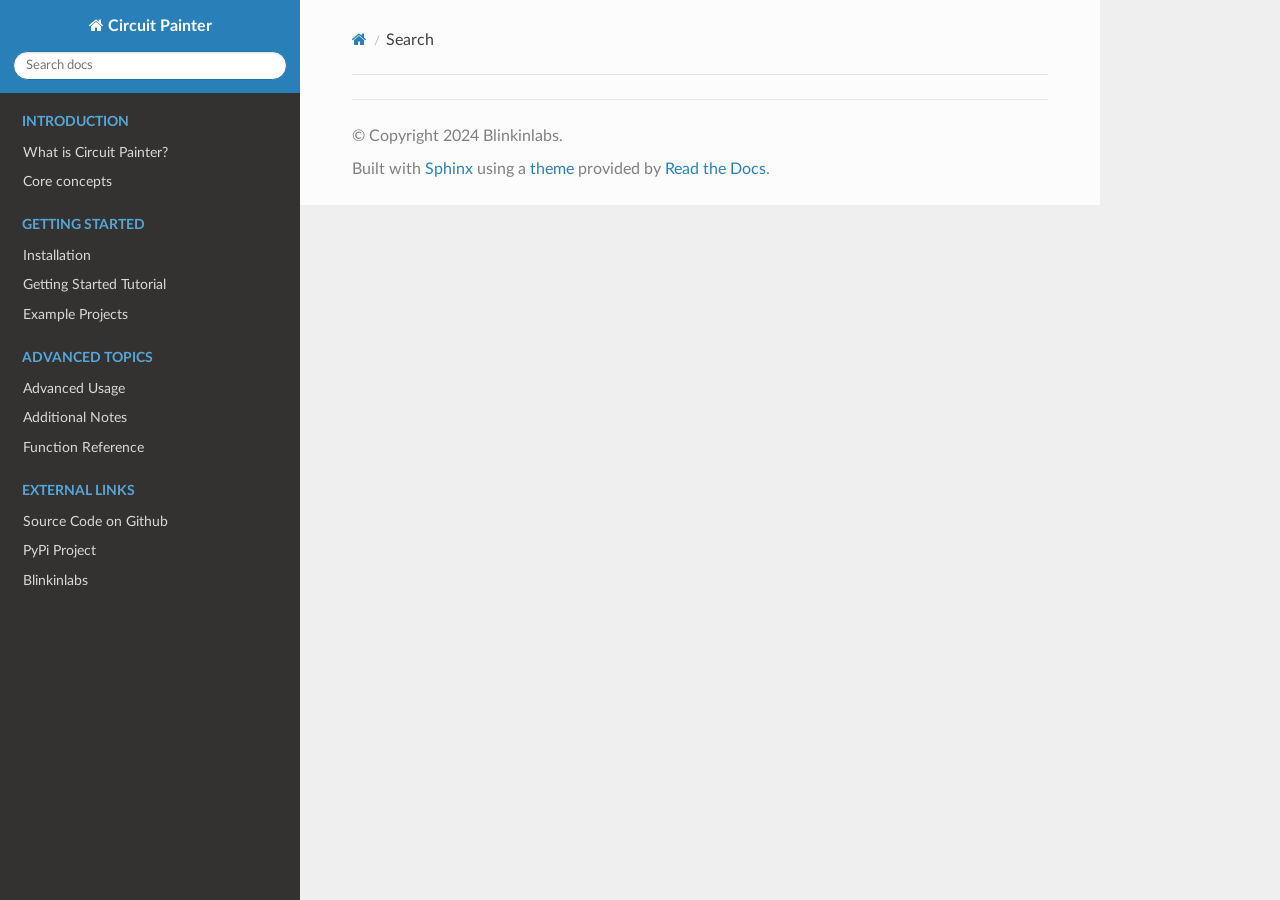
<file: search.html>
<!DOCTYPE html>
<html class="writer-html5" lang="en" data-content_root="./">
<head>
  <meta charset="utf-8" />
  <meta name="viewport" content="width=device-width, initial-scale=1.0" />
  <title>Search &mdash; Circuit Painter  documentation</title>
      <link rel="stylesheet" type="text/css" href="_static/pygments.css?v=b86133f3" />
      <link rel="stylesheet" type="text/css" href="_static/css/theme.css?v=e59714d7" />

  
    
      <script src="_static/jquery.js?v=5d32c60e"></script>
      <script src="_static/_sphinx_javascript_frameworks_compat.js?v=2cd50e6c"></script>
      <script src="_static/documentation_options.js?v=5929fcd5"></script>
      <script src="_static/doctools.js?v=9bcbadda"></script>
      <script src="_static/sphinx_highlight.js?v=dc90522c"></script>
    <script src="_static/js/theme.js"></script>
    <script src="_static/searchtools.js"></script>
    <script src="_static/language_data.js"></script>
    <link rel="index" title="Index" href="genindex.html" />
    <link rel="search" title="Search" href="#" /> 
</head>

<body class="wy-body-for-nav"> 
  <div class="wy-grid-for-nav">
    <nav data-toggle="wy-nav-shift" class="wy-nav-side">
      <div class="wy-side-scroll">
        <div class="wy-side-nav-search" >

          
          
          <a href="index.html" class="icon icon-home">
            Circuit Painter
          </a>
<div role="search">
  <form id="rtd-search-form" class="wy-form" action="#" method="get">
    <input type="text" name="q" placeholder="Search docs" aria-label="Search docs" />
    <input type="hidden" name="check_keywords" value="yes" />
    <input type="hidden" name="area" value="default" />
  </form>
</div>
        </div><div class="wy-menu wy-menu-vertical" data-spy="affix" role="navigation" aria-label="Navigation menu">
              <p class="caption" role="heading"><span class="caption-text">Introduction</span></p>
<ul>
<li class="toctree-l1"><a class="reference internal" href="introduction.html">What is Circuit Painter?</a></li>
<li class="toctree-l1"><a class="reference internal" href="concepts.html">Core concepts</a></li>
</ul>
<p class="caption" role="heading"><span class="caption-text">Getting Started</span></p>
<ul>
<li class="toctree-l1"><a class="reference internal" href="installation.html">Installation</a></li>
<li class="toctree-l1"><a class="reference internal" href="getting_started.html">Getting Started Tutorial</a></li>
<li class="toctree-l1"><a class="reference internal" href="examples.html">Example Projects</a></li>
</ul>
<p class="caption" role="heading"><span class="caption-text">Advanced topics</span></p>
<ul>
<li class="toctree-l1"><a class="reference internal" href="advanced_usage.html">Advanced Usage</a></li>
<li class="toctree-l1"><a class="reference internal" href="notes.html">Additional Notes</a></li>
<li class="toctree-l1"><a class="reference internal" href="api.html">Function Reference</a></li>
</ul>
<p class="caption" role="heading"><span class="caption-text">External links</span></p>
<ul>
<li class="toctree-l1"><a class="reference external" href="https://github.com/blinkinlabs/circuitpainter">Source Code on Github</a></li>
<li class="toctree-l1"><a class="reference external" href="https://pypi.org/project/circuitpainter/">PyPi Project</a></li>
<li class="toctree-l1"><a class="reference external" href="https://blinkinlabs.com">Blinkinlabs</a></li>
</ul>

        </div>
      </div>
    </nav>

    <section data-toggle="wy-nav-shift" class="wy-nav-content-wrap"><nav class="wy-nav-top" aria-label="Mobile navigation menu" >
          <i data-toggle="wy-nav-top" class="fa fa-bars"></i>
          <a href="index.html">Circuit Painter</a>
      </nav>

      <div class="wy-nav-content">
        <div class="rst-content">
          <div role="navigation" aria-label="Page navigation">
  <ul class="wy-breadcrumbs">
      <li><a href="index.html" class="icon icon-home" aria-label="Home"></a></li>
      <li class="breadcrumb-item active">Search</li>
      <li class="wy-breadcrumbs-aside">
      </li>
  </ul>
  <hr/>
</div>
          <div role="main" class="document" itemscope="itemscope" itemtype="http://schema.org/Article">
           <div itemprop="articleBody">
             
  <noscript>
  <div id="fallback" class="admonition warning">
    <p class="last">
      Please activate JavaScript to enable the search functionality.
    </p>
  </div>
  </noscript>

  
  <div id="search-results">
  
  </div>

           </div>
          </div>
          <footer>

  <hr/>

  <div role="contentinfo">
    <p>&#169; Copyright 2024 Blinkinlabs.</p>
  </div>

  Built with <a href="https://www.sphinx-doc.org/">Sphinx</a> using a
    <a href="https://github.com/readthedocs/sphinx_rtd_theme">theme</a>
    provided by <a href="https://readthedocs.org">Read the Docs</a>.
   

</footer>
        </div>
      </div>
    </section>
  </div>
  <script>
      jQuery(function () {
          SphinxRtdTheme.Navigation.enable(true);
      });
  </script>
  <script>
    jQuery(function() { Search.loadIndex("searchindex.js"); });
  </script>
  
  <script id="searchindexloader"></script>
   


</body>
</html>
</file>
<file: _static/pygments.css>
pre { line-height: 125%; }
td.linenos .normal { color: inherit; background-color: transparent; padding-left: 5px; padding-right: 5px; }
span.linenos { color: inherit; background-color: transparent; padding-left: 5px; padding-right: 5px; }
td.linenos .special { color: #000000; background-color: #ffffc0; padding-left: 5px; padding-right: 5px; }
span.linenos.special { color: #000000; background-color: #ffffc0; padding-left: 5px; padding-right: 5px; }
.highlight .hll { background-color: #ffffcc }
.highlight { background: #f8f8f8; }
.highlight .c { color: #3D7B7B; font-style: italic } /* Comment */
.highlight .err { border: 1px solid #F00 } /* Error */
.highlight .k { color: #008000; font-weight: bold } /* Keyword */
.highlight .o { color: #666 } /* Operator */
.highlight .ch { color: #3D7B7B; font-style: italic } /* Comment.Hashbang */
.highlight .cm { color: #3D7B7B; font-style: italic } /* Comment.Multiline */
.highlight .cp { color: #9C6500 } /* Comment.Preproc */
.highlight .cpf { color: #3D7B7B; font-style: italic } /* Comment.PreprocFile */
.highlight .c1 { color: #3D7B7B; font-style: italic } /* Comment.Single */
.highlight .cs { color: #3D7B7B; font-style: italic } /* Comment.Special */
.highlight .gd { color: #A00000 } /* Generic.Deleted */
.highlight .ge { font-style: italic } /* Generic.Emph */
.highlight .ges { font-weight: bold; font-style: italic } /* Generic.EmphStrong */
.highlight .gr { color: #E40000 } /* Generic.Error */
.highlight .gh { color: #000080; font-weight: bold } /* Generic.Heading */
.highlight .gi { color: #008400 } /* Generic.Inserted */
.highlight .go { color: #717171 } /* Generic.Output */
.highlight .gp { color: #000080; font-weight: bold } /* Generic.Prompt */
.highlight .gs { font-weight: bold } /* Generic.Strong */
.highlight .gu { color: #800080; font-weight: bold } /* Generic.Subheading */
.highlight .gt { color: #04D } /* Generic.Traceback */
.highlight .kc { color: #008000; font-weight: bold } /* Keyword.Constant */
.highlight .kd { color: #008000; font-weight: bold } /* Keyword.Declaration */
.highlight .kn { color: #008000; font-weight: bold } /* Keyword.Namespace */
.highlight .kp { color: #008000 } /* Keyword.Pseudo */
.highlight .kr { color: #008000; font-weight: bold } /* Keyword.Reserved */
.highlight .kt { color: #B00040 } /* Keyword.Type */
.highlight .m { color: #666 } /* Literal.Number */
.highlight .s { color: #BA2121 } /* Literal.String */
.highlight .na { color: #687822 } /* Name.Attribute */
.highlight .nb { color: #008000 } /* Name.Builtin */
.highlight .nc { color: #00F; font-weight: bold } /* Name.Class */
.highlight .no { color: #800 } /* Name.Constant */
.highlight .nd { color: #A2F } /* Name.Decorator */
.highlight .ni { color: #717171; font-weight: bold } /* Name.Entity */
.highlight .ne { color: #CB3F38; font-weight: bold } /* Name.Exception */
.highlight .nf { color: #00F } /* Name.Function */
.highlight .nl { color: #767600 } /* Name.Label */
.highlight .nn { color: #00F; font-weight: bold } /* Name.Namespace */
.highlight .nt { color: #008000; font-weight: bold } /* Name.Tag */
.highlight .nv { color: #19177C } /* Name.Variable */
.highlight .ow { color: #A2F; font-weight: bold } /* Operator.Word */
.highlight .w { color: #BBB } /* Text.Whitespace */
.highlight .mb { color: #666 } /* Literal.Number.Bin */
.highlight .mf { color: #666 } /* Literal.Number.Float */
.highlight .mh { color: #666 } /* Literal.Number.Hex */
.highlight .mi { color: #666 } /* Literal.Number.Integer */
.highlight .mo { color: #666 } /* Literal.Number.Oct */
.highlight .sa { color: #BA2121 } /* Literal.String.Affix */
.highlight .sb { color: #BA2121 } /* Literal.String.Backtick */
.highlight .sc { color: #BA2121 } /* Literal.String.Char */
.highlight .dl { color: #BA2121 } /* Literal.String.Delimiter */
.highlight .sd { color: #BA2121; font-style: italic } /* Literal.String.Doc */
.highlight .s2 { color: #BA2121 } /* Literal.String.Double */
.highlight .se { color: #AA5D1F; font-weight: bold } /* Literal.String.Escape */
.highlight .sh { color: #BA2121 } /* Literal.String.Heredoc */
.highlight .si { color: #A45A77; font-weight: bold } /* Literal.String.Interpol */
.highlight .sx { color: #008000 } /* Literal.String.Other */
.highlight .sr { color: #A45A77 } /* Literal.String.Regex */
.highlight .s1 { color: #BA2121 } /* Literal.String.Single */
.highlight .ss { color: #19177C } /* Literal.String.Symbol */
.highlight .bp { color: #008000 } /* Name.Builtin.Pseudo */
.highlight .fm { color: #00F } /* Name.Function.Magic */
.highlight .vc { color: #19177C } /* Name.Variable.Class */
.highlight .vg { color: #19177C } /* Name.Variable.Global */
.highlight .vi { color: #19177C } /* Name.Variable.Instance */
.highlight .vm { color: #19177C } /* Name.Variable.Magic */
.highlight .il { color: #666 } /* Literal.Number.Integer.Long */
</file>
<file: _static/css/theme.css>
html{box-sizing:border-box}*,:after,:before{box-sizing:inherit}article,aside,details,figcaption,figure,footer,header,hgroup,nav,section{display:block}audio,canvas,video{display:inline-block;*display:inline;*zoom:1}[hidden],audio:not([controls]){display:none}*{-webkit-box-sizing:border-box;-moz-box-sizing:border-box;box-sizing:border-box}html{font-size:100%;-webkit-text-size-adjust:100%;-ms-text-size-adjust:100%}body{margin:0}a:active,a:hover{outline:0}abbr[title]{border-bottom:1px dotted}b,strong{font-weight:700}blockquote{margin:0}dfn{font-style:italic}ins{background:#ff9;text-decoration:none}ins,mark{color:#000}mark{background:#ff0;font-style:italic;font-weight:700}.rst-content code,.rst-content tt,code,kbd,pre,samp{font-family:monospace,serif;_font-family:courier new,monospace;font-size:1em}pre{white-space:pre}q{quotes:none}q:after,q:before{content:"";content:none}small{font-size:85%}sub,sup{font-size:75%;line-height:0;position:relative;vertical-align:baseline}sup{top:-.5em}sub{bottom:-.25em}dl,ol,ul{margin:0;padding:0;list-style:none;list-style-image:none}li{list-style:none}dd{margin:0}img{border:0;-ms-interpolation-mode:bicubic;vertical-align:middle;max-width:100%}svg:not(:root){overflow:hidden}figure,form{margin:0}label{cursor:pointer}button,input,select,textarea{font-size:100%;margin:0;vertical-align:baseline;*vertical-align:middle}button,input{line-height:normal}button,input[type=button],input[type=reset],input[type=submit]{cursor:pointer;-webkit-appearance:button;*overflow:visible}button[disabled],input[disabled]{cursor:default}input[type=search]{-webkit-appearance:textfield;-moz-box-sizing:content-box;-webkit-box-sizing:content-box;box-sizing:content-box}textarea{resize:vertical}table{border-collapse:collapse;border-spacing:0}td{vertical-align:top}.chromeframe{margin:.2em 0;background:#ccc;color:#000;padding:.2em 0}.ir{display:block;border:0;text-indent:-999em;overflow:hidden;background-color:transparent;background-repeat:no-repeat;text-align:left;direction:ltr;*line-height:0}.ir br{display:none}.hidden{display:none!important;visibility:hidden}.visuallyhidden{border:0;clip:rect(0 0 0 0);height:1px;margin:-1px;overflow:hidden;padding:0;position:absolute;width:1px}.visuallyhidden.focusable:active,.visuallyhidden.focusable:focus{clip:auto;height:auto;margin:0;overflow:visible;position:static;width:auto}.invisible{visibility:hidden}.relative{position:relative}big,small{font-size:100%}@media print{body,html,section{background:none!important}*{box-shadow:none!important;text-shadow:none!important;filter:none!important;-ms-filter:none!important}a,a:visited{text-decoration:underline}.ir a:after,a[href^="#"]:after,a[href^="javascript:"]:after{content:""}blockquote,pre{page-break-inside:avoid}thead{display:table-header-group}img,tr{page-break-inside:avoid}img{max-width:100%!important}@page{margin:.5cm}.rst-content .toctree-wrapper>p.caption,h2,h3,p{orphans:3;widows:3}.rst-content .toctree-wrapper>p.caption,h2,h3{page-break-after:avoid}}.btn,.fa:before,.icon:before,.rst-content .admonition,.rst-content .admonition-title:before,.rst-content .admonition-todo,.rst-content .attention,.rst-content .caution,.rst-content .code-block-caption .headerlink:before,.rst-content .danger,.rst-content .eqno .headerlink:before,.rst-content .error,.rst-content .hint,.rst-content .important,.rst-content .note,.rst-content .seealso,.rst-content .tip,.rst-content .warning,.rst-content code.download span:first-child:before,.rst-content dl dt .headerlink:before,.rst-content h1 .headerlink:before,.rst-content h2 .headerlink:before,.rst-content h3 .headerlink:before,.rst-content h4 .headerlink:before,.rst-content h5 .headerlink:before,.rst-content h6 .headerlink:before,.rst-content p.caption .headerlink:before,.rst-content p .headerlink:before,.rst-content table>caption .headerlink:before,.rst-content tt.download span:first-child:before,.wy-alert,.wy-dropdown .caret:before,.wy-inline-validate.wy-inline-validate-danger .wy-input-context:before,.wy-inline-validate.wy-inline-validate-info .wy-input-context:before,.wy-inline-validate.wy-inline-validate-success .wy-input-context:before,.wy-inline-validate.wy-inline-validate-warning .wy-input-context:before,.wy-menu-vertical li.current>a button.toctree-expand:before,.wy-menu-vertical li.on a button.toctree-expand:before,.wy-menu-vertical li button.toctree-expand:before,input[type=color],input[type=date],input[type=datetime-local],input[type=datetime],input[type=email],input[type=month],input[type=number],input[type=password],input[type=search],input[type=tel],input[type=text],input[type=time],input[type=url],input[type=week],select,textarea{-webkit-font-smoothing:antialiased}.clearfix{*zoom:1}.clearfix:after,.clearfix:before{display:table;content:""}.clearfix:after{clear:both}/*!
 *  Font Awesome 4.7.0 by @davegandy - http://fontawesome.io - @fontawesome
 *  License - http://fontawesome.io/license (Font: SIL OFL 1.1, CSS: MIT License)
 */@font-face{font-family:FontAwesome;src:url(fonts/fontawesome-webfont.eot?674f50d287a8c48dc19ba404d20fe713);src:url(fonts/fontawesome-webfont.eot?674f50d287a8c48dc19ba404d20fe713?#iefix&v=4.7.0) format("embedded-opentype"),url(fonts/fontawesome-webfont.woff2?af7ae505a9eed503f8b8e6982036873e) format("woff2"),url(fonts/fontawesome-webfont.woff?fee66e712a8a08eef5805a46892932ad) format("woff"),url(fonts/fontawesome-webfont.ttf?b06871f281fee6b241d60582ae9369b9) format("truetype"),url(fonts/fontawesome-webfont.svg?912ec66d7572ff821749319396470bde#fontawesomeregular) format("svg");font-weight:400;font-style:normal}.fa,.icon,.rst-content .admonition-title,.rst-content .code-block-caption .headerlink,.rst-content .eqno .headerlink,.rst-content code.download span:first-child,.rst-content dl dt .headerlink,.rst-content h1 .headerlink,.rst-content h2 .headerlink,.rst-content h3 .headerlink,.rst-content h4 .headerlink,.rst-content h5 .headerlink,.rst-content h6 .headerlink,.rst-content p.caption .headerlink,.rst-content p .headerlink,.rst-content table>caption .headerlink,.rst-content tt.download span:first-child,.wy-menu-vertical li.current>a button.toctree-expand,.wy-menu-vertical li.on a button.toctree-expand,.wy-menu-vertical li button.toctree-expand{display:inline-block;font:normal normal normal 14px/1 FontAwesome;font-size:inherit;text-rendering:auto;-webkit-font-smoothing:antialiased;-moz-osx-font-smoothing:grayscale}.fa-lg{font-size:1.33333em;line-height:.75em;vertical-align:-15%}.fa-2x{font-size:2em}.fa-3x{font-size:3em}.fa-4x{font-size:4em}.fa-5x{font-size:5em}.fa-fw{width:1.28571em;text-align:center}.fa-ul{padding-left:0;margin-left:2.14286em;list-style-type:none}.fa-ul>li{position:relative}.fa-li{position:absolute;left:-2.14286em;width:2.14286em;top:.14286em;text-align:center}.fa-li.fa-lg{left:-1.85714em}.fa-border{padding:.2em .25em .15em;border:.08em solid #eee;border-radius:.1em}.fa-pull-left{float:left}.fa-pull-right{float:right}.fa-pull-left.icon,.fa.fa-pull-left,.rst-content .code-block-caption .fa-pull-left.headerlink,.rst-content .eqno .fa-pull-left.headerlink,.rst-content .fa-pull-left.admonition-title,.rst-content code.download span.fa-pull-left:first-child,.rst-content dl dt .fa-pull-left.headerlink,.rst-content h1 .fa-pull-left.headerlink,.rst-content h2 .fa-pull-left.headerlink,.rst-content h3 .fa-pull-left.headerlink,.rst-content h4 .fa-pull-left.headerlink,.rst-content h5 .fa-pull-left.headerlink,.rst-content h6 .fa-pull-left.headerlink,.rst-content p .fa-pull-left.headerlink,.rst-content table>caption .fa-pull-left.headerlink,.rst-content tt.download span.fa-pull-left:first-child,.wy-menu-vertical li.current>a button.fa-pull-left.toctree-expand,.wy-menu-vertical li.on a button.fa-pull-left.toctree-expand,.wy-menu-vertical li button.fa-pull-left.toctree-expand{margin-right:.3em}.fa-pull-right.icon,.fa.fa-pull-right,.rst-content .code-block-caption .fa-pull-right.headerlink,.rst-content .eqno .fa-pull-right.headerlink,.rst-content .fa-pull-right.admonition-title,.rst-content code.download span.fa-pull-right:first-child,.rst-content dl dt .fa-pull-right.headerlink,.rst-content h1 .fa-pull-right.headerlink,.rst-content h2 .fa-pull-right.headerlink,.rst-content h3 .fa-pull-right.headerlink,.rst-content h4 .fa-pull-right.headerlink,.rst-content h5 .fa-pull-right.headerlink,.rst-content h6 .fa-pull-right.headerlink,.rst-content p .fa-pull-right.headerlink,.rst-content table>caption .fa-pull-right.headerlink,.rst-content tt.download span.fa-pull-right:first-child,.wy-menu-vertical li.current>a button.fa-pull-right.toctree-expand,.wy-menu-vertical li.on a button.fa-pull-right.toctree-expand,.wy-menu-vertical li button.fa-pull-right.toctree-expand{margin-left:.3em}.pull-right{float:right}.pull-left{float:left}.fa.pull-left,.pull-left.icon,.rst-content .code-block-caption .pull-left.headerlink,.rst-content .eqno .pull-left.headerlink,.rst-content .pull-left.admonition-title,.rst-content code.download span.pull-left:first-child,.rst-content dl dt .pull-left.headerlink,.rst-content h1 .pull-left.headerlink,.rst-content h2 .pull-left.headerlink,.rst-content h3 .pull-left.headerlink,.rst-content h4 .pull-left.headerlink,.rst-content h5 .pull-left.headerlink,.rst-content h6 .pull-left.headerlink,.rst-content p .pull-left.headerlink,.rst-content table>caption .pull-left.headerlink,.rst-content tt.download span.pull-left:first-child,.wy-menu-vertical li.current>a button.pull-left.toctree-expand,.wy-menu-vertical li.on a button.pull-left.toctree-expand,.wy-menu-vertical li button.pull-left.toctree-expand{margin-right:.3em}.fa.pull-right,.pull-right.icon,.rst-content .code-block-caption .pull-right.headerlink,.rst-content .eqno .pull-right.headerlink,.rst-content .pull-right.admonition-title,.rst-content code.download span.pull-right:first-child,.rst-content dl dt .pull-right.headerlink,.rst-content h1 .pull-right.headerlink,.rst-content h2 .pull-right.headerlink,.rst-content h3 .pull-right.headerlink,.rst-content h4 .pull-right.headerlink,.rst-content h5 .pull-right.headerlink,.rst-content h6 .pull-right.headerlink,.rst-content p .pull-right.headerlink,.rst-content table>caption .pull-right.headerlink,.rst-content tt.download span.pull-right:first-child,.wy-menu-vertical li.current>a button.pull-right.toctree-expand,.wy-menu-vertical li.on a button.pull-right.toctree-expand,.wy-menu-vertical li button.pull-right.toctree-expand{margin-left:.3em}.fa-spin{-webkit-animation:fa-spin 2s linear infinite;animation:fa-spin 2s linear infinite}.fa-pulse{-webkit-animation:fa-spin 1s steps(8) infinite;animation:fa-spin 1s steps(8) infinite}@-webkit-keyframes fa-spin{0%{-webkit-transform:rotate(0deg);transform:rotate(0deg)}to{-webkit-transform:rotate(359deg);transform:rotate(359deg)}}@keyframes fa-spin{0%{-webkit-transform:rotate(0deg);transform:rotate(0deg)}to{-webkit-transform:rotate(359deg);transform:rotate(359deg)}}.fa-rotate-90{-ms-filter:"progid:DXImageTransform.Microsoft.BasicImage(rotation=1)";-webkit-transform:rotate(90deg);-ms-transform:rotate(90deg);transform:rotate(90deg)}.fa-rotate-180{-ms-filter:"progid:DXImageTransform.Microsoft.BasicImage(rotation=2)";-webkit-transform:rotate(180deg);-ms-transform:rotate(180deg);transform:rotate(180deg)}.fa-rotate-270{-ms-filter:"progid:DXImageTransform.Microsoft.BasicImage(rotation=3)";-webkit-transform:rotate(270deg);-ms-transform:rotate(270deg);transform:rotate(270deg)}.fa-flip-horizontal{-ms-filter:"progid:DXImageTransform.Microsoft.BasicImage(rotation=0, mirror=1)";-webkit-transform:scaleX(-1);-ms-transform:scaleX(-1);transform:scaleX(-1)}.fa-flip-vertical{-ms-filter:"progid:DXImageTransform.Microsoft.BasicImage(rotation=2, mirror=1)";-webkit-transform:scaleY(-1);-ms-transform:scaleY(-1);transform:scaleY(-1)}:root .fa-flip-horizontal,:root .fa-flip-vertical,:root .fa-rotate-90,:root .fa-rotate-180,:root .fa-rotate-270{filter:none}.fa-stack{position:relative;display:inline-block;width:2em;height:2em;line-height:2em;vertical-align:middle}.fa-stack-1x,.fa-stack-2x{position:absolute;left:0;width:100%;text-align:center}.fa-stack-1x{line-height:inherit}.fa-stack-2x{font-size:2em}.fa-inverse{color:#fff}.fa-glass:before{content:""}.fa-music:before{content:""}.fa-search:before,.icon-search:before{content:""}.fa-envelope-o:before{content:""}.fa-heart:before{content:""}.fa-star:before{content:""}.fa-star-o:before{content:""}.fa-user:before{content:""}.fa-film:before{content:""}.fa-th-large:before{content:""}.fa-th:before{content:""}.fa-th-list:before{content:""}.fa-check:before{content:""}.fa-close:before,.fa-remove:before,.fa-times:before{content:""}.fa-search-plus:before{content:""}.fa-search-minus:before{content:""}.fa-power-off:before{content:""}.fa-signal:before{content:""}.fa-cog:before,.fa-gear:before{content:""}.fa-trash-o:before{content:""}.fa-home:before,.icon-home:before{content:""}.fa-file-o:before{content:""}.fa-clock-o:before{content:""}.fa-road:before{content:""}.fa-download:before,.rst-content code.download span:first-child:before,.rst-content tt.download span:first-child:before{content:""}.fa-arrow-circle-o-down:before{content:""}.fa-arrow-circle-o-up:before{content:""}.fa-inbox:before{content:""}.fa-play-circle-o:before{content:""}.fa-repeat:before,.fa-rotate-right:before{content:""}.fa-refresh:before{content:""}.fa-list-alt:before{content:""}.fa-lock:before{content:""}.fa-flag:before{content:""}.fa-headphones:before{content:""}.fa-volume-off:before{content:""}.fa-volume-down:before{content:""}.fa-volume-up:before{content:""}.fa-qrcode:before{content:""}.fa-barcode:before{content:""}.fa-tag:before{content:""}.fa-tags:before{content:""}.fa-book:before,.icon-book:before{content:""}.fa-bookmark:before{content:""}.fa-print:before{content:""}.fa-camera:before{content:""}.fa-font:before{content:""}.fa-bold:before{content:""}.fa-italic:before{content:""}.fa-text-height:before{content:""}.fa-text-width:before{content:""}.fa-align-left:before{content:""}.fa-align-center:before{content:""}.fa-align-right:before{content:""}.fa-align-justify:before{content:""}.fa-list:before{content:""}.fa-dedent:before,.fa-outdent:before{content:""}.fa-indent:before{content:""}.fa-video-camera:before{content:""}.fa-image:before,.fa-photo:before,.fa-picture-o:before{content:""}.fa-pencil:before{content:""}.fa-map-marker:before{content:""}.fa-adjust:before{content:""}.fa-tint:before{content:""}.fa-edit:before,.fa-pencil-square-o:before{content:""}.fa-share-square-o:before{content:""}.fa-check-square-o:before{content:""}.fa-arrows:before{content:""}.fa-step-backward:before{content:""}.fa-fast-backward:before{content:""}.fa-backward:before{content:""}.fa-play:before{content:""}.fa-pause:before{content:""}.fa-stop:before{content:""}.fa-forward:before{content:""}.fa-fast-forward:before{content:""}.fa-step-forward:before{content:""}.fa-eject:before{content:""}.fa-chevron-left:before{content:""}.fa-chevron-right:before{content:""}.fa-plus-circle:before{content:""}.fa-minus-circle:before{content:""}.fa-times-circle:before,.wy-inline-validate.wy-inline-validate-danger .wy-input-context:before{content:""}.fa-check-circle:before,.wy-inline-validate.wy-inline-validate-success .wy-input-context:before{content:""}.fa-question-circle:before{content:""}.fa-info-circle:before{content:""}.fa-crosshairs:before{content:""}.fa-times-circle-o:before{content:""}.fa-check-circle-o:before{content:""}.fa-ban:before{content:""}.fa-arrow-left:before{content:""}.fa-arrow-right:before{content:""}.fa-arrow-up:before{content:""}.fa-arrow-down:before{content:""}.fa-mail-forward:before,.fa-share:before{content:""}.fa-expand:before{content:""}.fa-compress:before{content:""}.fa-plus:before{content:""}.fa-minus:before{content:""}.fa-asterisk:before{content:""}.fa-exclamation-circle:before,.rst-content .admonition-title:before,.wy-inline-validate.wy-inline-validate-info .wy-input-context:before,.wy-inline-validate.wy-inline-validate-warning .wy-input-context:before{content:""}.fa-gift:before{content:""}.fa-leaf:before{content:""}.fa-fire:before,.icon-fire:before{content:""}.fa-eye:before{content:""}.fa-eye-slash:before{content:""}.fa-exclamation-triangle:before,.fa-warning:before{content:""}.fa-plane:before{content:""}.fa-calendar:before{content:""}.fa-random:before{content:""}.fa-comment:before{content:""}.fa-magnet:before{content:""}.fa-chevron-up:before{content:""}.fa-chevron-down:before{content:""}.fa-retweet:before{content:""}.fa-shopping-cart:before{content:""}.fa-folder:before{content:""}.fa-folder-open:before{content:""}.fa-arrows-v:before{content:""}.fa-arrows-h:before{content:""}.fa-bar-chart-o:before,.fa-bar-chart:before{content:""}.fa-twitter-square:before{content:""}.fa-facebook-square:before{content:""}.fa-camera-retro:before{content:""}.fa-key:before{content:""}.fa-cogs:before,.fa-gears:before{content:""}.fa-comments:before{content:""}.fa-thumbs-o-up:before{content:""}.fa-thumbs-o-down:before{content:""}.fa-star-half:before{content:""}.fa-heart-o:before{content:""}.fa-sign-out:before{content:""}.fa-linkedin-square:before{content:""}.fa-thumb-tack:before{content:""}.fa-external-link:before{content:""}.fa-sign-in:before{content:""}.fa-trophy:before{content:""}.fa-github-square:before{content:""}.fa-upload:before{content:""}.fa-lemon-o:before{content:""}.fa-phone:before{content:""}.fa-square-o:before{content:""}.fa-bookmark-o:before{content:""}.fa-phone-square:before{content:""}.fa-twitter:before{content:""}.fa-facebook-f:before,.fa-facebook:before{content:""}.fa-github:before,.icon-github:before{content:""}.fa-unlock:before{content:""}.fa-credit-card:before{content:""}.fa-feed:before,.fa-rss:before{content:""}.fa-hdd-o:before{content:""}.fa-bullhorn:before{content:""}.fa-bell:before{content:""}.fa-certificate:before{content:""}.fa-hand-o-right:before{content:""}.fa-hand-o-left:before{content:""}.fa-hand-o-up:before{content:""}.fa-hand-o-down:before{content:""}.fa-arrow-circle-left:before,.icon-circle-arrow-left:before{content:""}.fa-arrow-circle-right:before,.icon-circle-arrow-right:before{content:""}.fa-arrow-circle-up:before{content:""}.fa-arrow-circle-down:before{content:""}.fa-globe:before{content:""}.fa-wrench:before{content:""}.fa-tasks:before{content:""}.fa-filter:before{content:""}.fa-briefcase:before{content:""}.fa-arrows-alt:before{content:""}.fa-group:before,.fa-users:before{content:""}.fa-chain:before,.fa-link:before,.icon-link:before{content:""}.fa-cloud:before{content:""}.fa-flask:before{content:""}.fa-cut:before,.fa-scissors:before{content:""}.fa-copy:before,.fa-files-o:before{content:""}.fa-paperclip:before{content:""}.fa-floppy-o:before,.fa-save:before{content:""}.fa-square:before{content:""}.fa-bars:before,.fa-navicon:before,.fa-reorder:before{content:""}.fa-list-ul:before{content:""}.fa-list-ol:before{content:""}.fa-strikethrough:before{content:""}.fa-underline:before{content:""}.fa-table:before{content:""}.fa-magic:before{content:""}.fa-truck:before{content:""}.fa-pinterest:before{content:""}.fa-pinterest-square:before{content:""}.fa-google-plus-square:before{content:""}.fa-google-plus:before{content:""}.fa-money:before{content:""}.fa-caret-down:before,.icon-caret-down:before,.wy-dropdown .caret:before{content:""}.fa-caret-up:before{content:""}.fa-caret-left:before{content:""}.fa-caret-right:before{content:""}.fa-columns:before{content:""}.fa-sort:before,.fa-unsorted:before{content:""}.fa-sort-desc:before,.fa-sort-down:before{content:""}.fa-sort-asc:before,.fa-sort-up:before{content:""}.fa-envelope:before{content:""}.fa-linkedin:before{content:""}.fa-rotate-left:before,.fa-undo:before{content:""}.fa-gavel:before,.fa-legal:before{content:""}.fa-dashboard:before,.fa-tachometer:before{content:""}.fa-comment-o:before{content:""}.fa-comments-o:before{content:""}.fa-bolt:before,.fa-flash:before{content:""}.fa-sitemap:before{content:""}.fa-umbrella:before{content:""}.fa-clipboard:before,.fa-paste:before{content:""}.fa-lightbulb-o:before{content:""}.fa-exchange:before{content:""}.fa-cloud-download:before{content:""}.fa-cloud-upload:before{content:""}.fa-user-md:before{content:""}.fa-stethoscope:before{content:""}.fa-suitcase:before{content:""}.fa-bell-o:before{content:""}.fa-coffee:before{content:""}.fa-cutlery:before{content:""}.fa-file-text-o:before{content:""}.fa-building-o:before{content:""}.fa-hospital-o:before{content:""}.fa-ambulance:before{content:""}.fa-medkit:before{content:""}.fa-fighter-jet:before{content:""}.fa-beer:before{content:""}.fa-h-square:before{content:""}.fa-plus-square:before{content:""}.fa-angle-double-left:before{content:""}.fa-angle-double-right:before{content:""}.fa-angle-double-up:before{content:""}.fa-angle-double-down:before{content:""}.fa-angle-left:before{content:""}.fa-angle-right:before{content:""}.fa-angle-up:before{content:""}.fa-angle-down:before{content:""}.fa-desktop:before{content:""}.fa-laptop:before{content:""}.fa-tablet:before{content:""}.fa-mobile-phone:before,.fa-mobile:before{content:""}.fa-circle-o:before{content:""}.fa-quote-left:before{content:""}.fa-quote-right:before{content:""}.fa-spinner:before{content:""}.fa-circle:before{content:""}.fa-mail-reply:before,.fa-reply:before{content:""}.fa-github-alt:before{content:""}.fa-folder-o:before{content:""}.fa-folder-open-o:before{content:""}.fa-smile-o:before{content:""}.fa-frown-o:before{content:""}.fa-meh-o:before{content:""}.fa-gamepad:before{content:""}.fa-keyboard-o:before{content:""}.fa-flag-o:before{content:""}.fa-flag-checkered:before{content:""}.fa-terminal:before{content:""}.fa-code:before{content:""}.fa-mail-reply-all:before,.fa-reply-all:before{content:""}.fa-star-half-empty:before,.fa-star-half-full:before,.fa-star-half-o:before{content:""}.fa-location-arrow:before{content:""}.fa-crop:before{content:""}.fa-code-fork:before{content:""}.fa-chain-broken:before,.fa-unlink:before{content:""}.fa-question:before{content:""}.fa-info:before{content:""}.fa-exclamation:before{content:""}.fa-superscript:before{content:""}.fa-subscript:before{content:""}.fa-eraser:before{content:""}.fa-puzzle-piece:before{content:""}.fa-microphone:before{content:""}.fa-microphone-slash:before{content:""}.fa-shield:before{content:""}.fa-calendar-o:before{content:""}.fa-fire-extinguisher:before{content:""}.fa-rocket:before{content:""}.fa-maxcdn:before{content:""}.fa-chevron-circle-left:before{content:""}.fa-chevron-circle-right:before{content:""}.fa-chevron-circle-up:before{content:""}.fa-chevron-circle-down:before{content:""}.fa-html5:before{content:""}.fa-css3:before{content:""}.fa-anchor:before{content:""}.fa-unlock-alt:before{content:""}.fa-bullseye:before{content:""}.fa-ellipsis-h:before{content:""}.fa-ellipsis-v:before{content:""}.fa-rss-square:before{content:""}.fa-play-circle:before{content:""}.fa-ticket:before{content:""}.fa-minus-square:before{content:""}.fa-minus-square-o:before,.wy-menu-vertical li.current>a button.toctree-expand:before,.wy-menu-vertical li.on a button.toctree-expand:before{content:""}.fa-level-up:before{content:""}.fa-level-down:before{content:""}.fa-check-square:before{content:""}.fa-pencil-square:before{content:""}.fa-external-link-square:before{content:""}.fa-share-square:before{content:""}.fa-compass:before{content:""}.fa-caret-square-o-down:before,.fa-toggle-down:before{content:""}.fa-caret-square-o-up:before,.fa-toggle-up:before{content:""}.fa-caret-square-o-right:before,.fa-toggle-right:before{content:""}.fa-eur:before,.fa-euro:before{content:""}.fa-gbp:before{content:""}.fa-dollar:before,.fa-usd:before{content:""}.fa-inr:before,.fa-rupee:before{content:""}.fa-cny:before,.fa-jpy:before,.fa-rmb:before,.fa-yen:before{content:""}.fa-rouble:before,.fa-rub:before,.fa-ruble:before{content:""}.fa-krw:before,.fa-won:before{content:""}.fa-bitcoin:before,.fa-btc:before{content:""}.fa-file:before{content:""}.fa-file-text:before{content:""}.fa-sort-alpha-asc:before{content:""}.fa-sort-alpha-desc:before{content:""}.fa-sort-amount-asc:before{content:""}.fa-sort-amount-desc:before{content:""}.fa-sort-numeric-asc:before{content:""}.fa-sort-numeric-desc:before{content:""}.fa-thumbs-up:before{content:""}.fa-thumbs-down:before{content:""}.fa-youtube-square:before{content:""}.fa-youtube:before{content:""}.fa-xing:before{content:""}.fa-xing-square:before{content:""}.fa-youtube-play:before{content:""}.fa-dropbox:before{content:""}.fa-stack-overflow:before{content:""}.fa-instagram:before{content:""}.fa-flickr:before{content:""}.fa-adn:before{content:""}.fa-bitbucket:before,.icon-bitbucket:before{content:""}.fa-bitbucket-square:before{content:""}.fa-tumblr:before{content:""}.fa-tumblr-square:before{content:""}.fa-long-arrow-down:before{content:""}.fa-long-arrow-up:before{content:""}.fa-long-arrow-left:before{content:""}.fa-long-arrow-right:before{content:""}.fa-apple:before{content:""}.fa-windows:before{content:""}.fa-android:before{content:""}.fa-linux:before{content:""}.fa-dribbble:before{content:""}.fa-skype:before{content:""}.fa-foursquare:before{content:""}.fa-trello:before{content:""}.fa-female:before{content:""}.fa-male:before{content:""}.fa-gittip:before,.fa-gratipay:before{content:""}.fa-sun-o:before{content:""}.fa-moon-o:before{content:""}.fa-archive:before{content:""}.fa-bug:before{content:""}.fa-vk:before{content:""}.fa-weibo:before{content:""}.fa-renren:before{content:""}.fa-pagelines:before{content:""}.fa-stack-exchange:before{content:""}.fa-arrow-circle-o-right:before{content:""}.fa-arrow-circle-o-left:before{content:""}.fa-caret-square-o-left:before,.fa-toggle-left:before{content:""}.fa-dot-circle-o:before{content:""}.fa-wheelchair:before{content:""}.fa-vimeo-square:before{content:""}.fa-try:before,.fa-turkish-lira:before{content:""}.fa-plus-square-o:before,.wy-menu-vertical li button.toctree-expand:before{content:""}.fa-space-shuttle:before{content:""}.fa-slack:before{content:""}.fa-envelope-square:before{content:""}.fa-wordpress:before{content:""}.fa-openid:before{content:""}.fa-bank:before,.fa-institution:before,.fa-university:before{content:""}.fa-graduation-cap:before,.fa-mortar-board:before{content:""}.fa-yahoo:before{content:""}.fa-google:before{content:""}.fa-reddit:before{content:""}.fa-reddit-square:before{content:""}.fa-stumbleupon-circle:before{content:""}.fa-stumbleupon:before{content:""}.fa-delicious:before{content:""}.fa-digg:before{content:""}.fa-pied-piper-pp:before{content:""}.fa-pied-piper-alt:before{content:""}.fa-drupal:before{content:""}.fa-joomla:before{content:""}.fa-language:before{content:""}.fa-fax:before{content:""}.fa-building:before{content:""}.fa-child:before{content:""}.fa-paw:before{content:""}.fa-spoon:before{content:""}.fa-cube:before{content:""}.fa-cubes:before{content:""}.fa-behance:before{content:""}.fa-behance-square:before{content:""}.fa-steam:before{content:""}.fa-steam-square:before{content:""}.fa-recycle:before{content:""}.fa-automobile:before,.fa-car:before{content:""}.fa-cab:before,.fa-taxi:before{content:""}.fa-tree:before{content:""}.fa-spotify:before{content:""}.fa-deviantart:before{content:""}.fa-soundcloud:before{content:""}.fa-database:before{content:""}.fa-file-pdf-o:before{content:""}.fa-file-word-o:before{content:""}.fa-file-excel-o:before{content:""}.fa-file-powerpoint-o:before{content:""}.fa-file-image-o:before,.fa-file-photo-o:before,.fa-file-picture-o:before{content:""}.fa-file-archive-o:before,.fa-file-zip-o:before{content:""}.fa-file-audio-o:before,.fa-file-sound-o:before{content:""}.fa-file-movie-o:before,.fa-file-video-o:before{content:""}.fa-file-code-o:before{content:""}.fa-vine:before{content:""}.fa-codepen:before{content:""}.fa-jsfiddle:before{content:""}.fa-life-bouy:before,.fa-life-buoy:before,.fa-life-ring:before,.fa-life-saver:before,.fa-support:before{content:""}.fa-circle-o-notch:before{content:""}.fa-ra:before,.fa-rebel:before,.fa-resistance:before{content:""}.fa-empire:before,.fa-ge:before{content:""}.fa-git-square:before{content:""}.fa-git:before{content:""}.fa-hacker-news:before,.fa-y-combinator-square:before,.fa-yc-square:before{content:""}.fa-tencent-weibo:before{content:""}.fa-qq:before{content:""}.fa-wechat:before,.fa-weixin:before{content:""}.fa-paper-plane:before,.fa-send:before{content:""}.fa-paper-plane-o:before,.fa-send-o:before{content:""}.fa-history:before{content:""}.fa-circle-thin:before{content:""}.fa-header:before{content:""}.fa-paragraph:before{content:""}.fa-sliders:before{content:""}.fa-share-alt:before{content:""}.fa-share-alt-square:before{content:""}.fa-bomb:before{content:""}.fa-futbol-o:before,.fa-soccer-ball-o:before{content:""}.fa-tty:before{content:""}.fa-binoculars:before{content:""}.fa-plug:before{content:""}.fa-slideshare:before{content:""}.fa-twitch:before{content:""}.fa-yelp:before{content:""}.fa-newspaper-o:before{content:""}.fa-wifi:before{content:""}.fa-calculator:before{content:""}.fa-paypal:before{content:""}.fa-google-wallet:before{content:""}.fa-cc-visa:before{content:""}.fa-cc-mastercard:before{content:""}.fa-cc-discover:before{content:""}.fa-cc-amex:before{content:""}.fa-cc-paypal:before{content:""}.fa-cc-stripe:before{content:""}.fa-bell-slash:before{content:""}.fa-bell-slash-o:before{content:""}.fa-trash:before{content:""}.fa-copyright:before{content:""}.fa-at:before{content:""}.fa-eyedropper:before{content:""}.fa-paint-brush:before{content:""}.fa-birthday-cake:before{content:""}.fa-area-chart:before{content:""}.fa-pie-chart:before{content:""}.fa-line-chart:before{content:""}.fa-lastfm:before{content:""}.fa-lastfm-square:before{content:""}.fa-toggle-off:before{content:""}.fa-toggle-on:before{content:""}.fa-bicycle:before{content:""}.fa-bus:before{content:""}.fa-ioxhost:before{content:""}.fa-angellist:before{content:""}.fa-cc:before{content:""}.fa-ils:before,.fa-shekel:before,.fa-sheqel:before{content:""}.fa-meanpath:before{content:""}.fa-buysellads:before{content:""}.fa-connectdevelop:before{content:""}.fa-dashcube:before{content:""}.fa-forumbee:before{content:""}.fa-leanpub:before{content:""}.fa-sellsy:before{content:""}.fa-shirtsinbulk:before{content:""}.fa-simplybuilt:before{content:""}.fa-skyatlas:before{content:""}.fa-cart-plus:before{content:""}.fa-cart-arrow-down:before{content:""}.fa-diamond:before{content:""}.fa-ship:before{content:""}.fa-user-secret:before{content:""}.fa-motorcycle:before{content:""}.fa-street-view:before{content:""}.fa-heartbeat:before{content:""}.fa-venus:before{content:""}.fa-mars:before{content:""}.fa-mercury:before{content:""}.fa-intersex:before,.fa-transgender:before{content:""}.fa-transgender-alt:before{content:""}.fa-venus-double:before{content:""}.fa-mars-double:before{content:""}.fa-venus-mars:before{content:""}.fa-mars-stroke:before{content:""}.fa-mars-stroke-v:before{content:""}.fa-mars-stroke-h:before{content:""}.fa-neuter:before{content:""}.fa-genderless:before{content:""}.fa-facebook-official:before{content:""}.fa-pinterest-p:before{content:""}.fa-whatsapp:before{content:""}.fa-server:before{content:""}.fa-user-plus:before{content:""}.fa-user-times:before{content:""}.fa-bed:before,.fa-hotel:before{content:""}.fa-viacoin:before{content:""}.fa-train:before{content:""}.fa-subway:before{content:""}.fa-medium:before{content:""}.fa-y-combinator:before,.fa-yc:before{content:""}.fa-optin-monster:before{content:""}.fa-opencart:before{content:""}.fa-expeditedssl:before{content:""}.fa-battery-4:before,.fa-battery-full:before,.fa-battery:before{content:""}.fa-battery-3:before,.fa-battery-three-quarters:before{content:""}.fa-battery-2:before,.fa-battery-half:before{content:""}.fa-battery-1:before,.fa-battery-quarter:before{content:""}.fa-battery-0:before,.fa-battery-empty:before{content:""}.fa-mouse-pointer:before{content:""}.fa-i-cursor:before{content:""}.fa-object-group:before{content:""}.fa-object-ungroup:before{content:""}.fa-sticky-note:before{content:""}.fa-sticky-note-o:before{content:""}.fa-cc-jcb:before{content:""}.fa-cc-diners-club:before{content:""}.fa-clone:before{content:""}.fa-balance-scale:before{content:""}.fa-hourglass-o:before{content:""}.fa-hourglass-1:before,.fa-hourglass-start:before{content:""}.fa-hourglass-2:before,.fa-hourglass-half:before{content:""}.fa-hourglass-3:before,.fa-hourglass-end:before{content:""}.fa-hourglass:before{content:""}.fa-hand-grab-o:before,.fa-hand-rock-o:before{content:""}.fa-hand-paper-o:before,.fa-hand-stop-o:before{content:""}.fa-hand-scissors-o:before{content:""}.fa-hand-lizard-o:before{content:""}.fa-hand-spock-o:before{content:""}.fa-hand-pointer-o:before{content:""}.fa-hand-peace-o:before{content:""}.fa-trademark:before{content:""}.fa-registered:before{content:""}.fa-creative-commons:before{content:""}.fa-gg:before{content:""}.fa-gg-circle:before{content:""}.fa-tripadvisor:before{content:""}.fa-odnoklassniki:before{content:""}.fa-odnoklassniki-square:before{content:""}.fa-get-pocket:before{content:""}.fa-wikipedia-w:before{content:""}.fa-safari:before{content:""}.fa-chrome:before{content:""}.fa-firefox:before{content:""}.fa-opera:before{content:""}.fa-internet-explorer:before{content:""}.fa-television:before,.fa-tv:before{content:""}.fa-contao:before{content:""}.fa-500px:before{content:""}.fa-amazon:before{content:""}.fa-calendar-plus-o:before{content:""}.fa-calendar-minus-o:before{content:""}.fa-calendar-times-o:before{content:""}.fa-calendar-check-o:before{content:""}.fa-industry:before{content:""}.fa-map-pin:before{content:""}.fa-map-signs:before{content:""}.fa-map-o:before{content:""}.fa-map:before{content:""}.fa-commenting:before{content:""}.fa-commenting-o:before{content:""}.fa-houzz:before{content:""}.fa-vimeo:before{content:""}.fa-black-tie:before{content:""}.fa-fonticons:before{content:""}.fa-reddit-alien:before{content:""}.fa-edge:before{content:""}.fa-credit-card-alt:before{content:""}.fa-codiepie:before{content:""}.fa-modx:before{content:""}.fa-fort-awesome:before{content:""}.fa-usb:before{content:""}.fa-product-hunt:before{content:""}.fa-mixcloud:before{content:""}.fa-scribd:before{content:""}.fa-pause-circle:before{content:""}.fa-pause-circle-o:before{content:""}.fa-stop-circle:before{content:""}.fa-stop-circle-o:before{content:""}.fa-shopping-bag:before{content:""}.fa-shopping-basket:before{content:""}.fa-hashtag:before{content:""}.fa-bluetooth:before{content:""}.fa-bluetooth-b:before{content:""}.fa-percent:before{content:""}.fa-gitlab:before,.icon-gitlab:before{content:""}.fa-wpbeginner:before{content:""}.fa-wpforms:before{content:""}.fa-envira:before{content:""}.fa-universal-access:before{content:""}.fa-wheelchair-alt:before{content:""}.fa-question-circle-o:before{content:""}.fa-blind:before{content:""}.fa-audio-description:before{content:""}.fa-volume-control-phone:before{content:""}.fa-braille:before{content:""}.fa-assistive-listening-systems:before{content:""}.fa-american-sign-language-interpreting:before,.fa-asl-interpreting:before{content:""}.fa-deaf:before,.fa-deafness:before,.fa-hard-of-hearing:before{content:""}.fa-glide:before{content:""}.fa-glide-g:before{content:""}.fa-sign-language:before,.fa-signing:before{content:""}.fa-low-vision:before{content:""}.fa-viadeo:before{content:""}.fa-viadeo-square:before{content:""}.fa-snapchat:before{content:""}.fa-snapchat-ghost:before{content:""}.fa-snapchat-square:before{content:""}.fa-pied-piper:before{content:""}.fa-first-order:before{content:""}.fa-yoast:before{content:""}.fa-themeisle:before{content:""}.fa-google-plus-circle:before,.fa-google-plus-official:before{content:""}.fa-fa:before,.fa-font-awesome:before{content:""}.fa-handshake-o:before{content:""}.fa-envelope-open:before{content:""}.fa-envelope-open-o:before{content:""}.fa-linode:before{content:""}.fa-address-book:before{content:""}.fa-address-book-o:before{content:""}.fa-address-card:before,.fa-vcard:before{content:""}.fa-address-card-o:before,.fa-vcard-o:before{content:""}.fa-user-circle:before{content:""}.fa-user-circle-o:before{content:""}.fa-user-o:before{content:""}.fa-id-badge:before{content:""}.fa-drivers-license:before,.fa-id-card:before{content:""}.fa-drivers-license-o:before,.fa-id-card-o:before{content:""}.fa-quora:before{content:""}.fa-free-code-camp:before{content:""}.fa-telegram:before{content:""}.fa-thermometer-4:before,.fa-thermometer-full:before,.fa-thermometer:before{content:""}.fa-thermometer-3:before,.fa-thermometer-three-quarters:before{content:""}.fa-thermometer-2:before,.fa-thermometer-half:before{content:""}.fa-thermometer-1:before,.fa-thermometer-quarter:before{content:""}.fa-thermometer-0:before,.fa-thermometer-empty:before{content:""}.fa-shower:before{content:""}.fa-bath:before,.fa-bathtub:before,.fa-s15:before{content:""}.fa-podcast:before{content:""}.fa-window-maximize:before{content:""}.fa-window-minimize:before{content:""}.fa-window-restore:before{content:""}.fa-times-rectangle:before,.fa-window-close:before{content:""}.fa-times-rectangle-o:before,.fa-window-close-o:before{content:""}.fa-bandcamp:before{content:""}.fa-grav:before{content:""}.fa-etsy:before{content:""}.fa-imdb:before{content:""}.fa-ravelry:before{content:""}.fa-eercast:before{content:""}.fa-microchip:before{content:""}.fa-snowflake-o:before{content:""}.fa-superpowers:before{content:""}.fa-wpexplorer:before{content:""}.fa-meetup:before{content:""}.sr-only{position:absolute;width:1px;height:1px;padding:0;margin:-1px;overflow:hidden;clip:rect(0,0,0,0);border:0}.sr-only-focusable:active,.sr-only-focusable:focus{position:static;width:auto;height:auto;margin:0;overflow:visible;clip:auto}.fa,.icon,.rst-content .admonition-title,.rst-content .code-block-caption .headerlink,.rst-content .eqno .headerlink,.rst-content code.download span:first-child,.rst-content dl dt .headerlink,.rst-content h1 .headerlink,.rst-content h2 .headerlink,.rst-content h3 .headerlink,.rst-content h4 .headerlink,.rst-content h5 .headerlink,.rst-content h6 .headerlink,.rst-content p.caption .headerlink,.rst-content p .headerlink,.rst-content table>caption .headerlink,.rst-content tt.download span:first-child,.wy-dropdown .caret,.wy-inline-validate.wy-inline-validate-danger .wy-input-context,.wy-inline-validate.wy-inline-validate-info .wy-input-context,.wy-inline-validate.wy-inline-validate-success .wy-input-context,.wy-inline-validate.wy-inline-validate-warning .wy-input-context,.wy-menu-vertical li.current>a button.toctree-expand,.wy-menu-vertical li.on a button.toctree-expand,.wy-menu-vertical li button.toctree-expand{font-family:inherit}.fa:before,.icon:before,.rst-content .admonition-title:before,.rst-content .code-block-caption .headerlink:before,.rst-content .eqno .headerlink:before,.rst-content code.download span:first-child:before,.rst-content dl dt .headerlink:before,.rst-content h1 .headerlink:before,.rst-content h2 .headerlink:before,.rst-content h3 .headerlink:before,.rst-content h4 .headerlink:before,.rst-content h5 .headerlink:before,.rst-content h6 .headerlink:before,.rst-content p.caption .headerlink:before,.rst-content p .headerlink:before,.rst-content table>caption .headerlink:before,.rst-content tt.download span:first-child:before,.wy-dropdown .caret:before,.wy-inline-validate.wy-inline-validate-danger .wy-input-context:before,.wy-inline-validate.wy-inline-validate-info .wy-input-context:before,.wy-inline-validate.wy-inline-validate-success .wy-input-context:before,.wy-inline-validate.wy-inline-validate-warning .wy-input-context:before,.wy-menu-vertical li.current>a button.toctree-expand:before,.wy-menu-vertical li.on a button.toctree-expand:before,.wy-menu-vertical li button.toctree-expand:before{font-family:FontAwesome;display:inline-block;font-style:normal;font-weight:400;line-height:1;text-decoration:inherit}.rst-content .code-block-caption a .headerlink,.rst-content .eqno a .headerlink,.rst-content a .admonition-title,.rst-content code.download a span:first-child,.rst-content dl dt a .headerlink,.rst-content h1 a .headerlink,.rst-content h2 a .headerlink,.rst-content h3 a .headerlink,.rst-content h4 a .headerlink,.rst-content h5 a .headerlink,.rst-content h6 a .headerlink,.rst-content p.caption a .headerlink,.rst-content p a .headerlink,.rst-content table>caption a .headerlink,.rst-content tt.download a span:first-child,.wy-menu-vertical li.current>a button.toctree-expand,.wy-menu-vertical li.on a button.toctree-expand,.wy-menu-vertical li a button.toctree-expand,a .fa,a .icon,a .rst-content .admonition-title,a .rst-content .code-block-caption .headerlink,a .rst-content .eqno .headerlink,a .rst-content code.download span:first-child,a .rst-content dl dt .headerlink,a .rst-content h1 .headerlink,a .rst-content h2 .headerlink,a .rst-content h3 .headerlink,a .rst-content h4 .headerlink,a .rst-content h5 .headerlink,a .rst-content h6 .headerlink,a .rst-content p.caption .headerlink,a .rst-content p .headerlink,a .rst-content table>caption .headerlink,a .rst-content tt.download span:first-child,a .wy-menu-vertical li button.toctree-expand{display:inline-block;text-decoration:inherit}.btn .fa,.btn .icon,.btn .rst-content .admonition-title,.btn .rst-content .code-block-caption .headerlink,.btn .rst-content .eqno .headerlink,.btn .rst-content code.download span:first-child,.btn .rst-content dl dt .headerlink,.btn .rst-content h1 .headerlink,.btn .rst-content h2 .headerlink,.btn .rst-content h3 .headerlink,.btn .rst-content h4 .headerlink,.btn .rst-content h5 .headerlink,.btn .rst-content h6 .headerlink,.btn .rst-content p .headerlink,.btn .rst-content table>caption .headerlink,.btn .rst-content tt.download span:first-child,.btn .wy-menu-vertical li.current>a button.toctree-expand,.btn .wy-menu-vertical li.on a button.toctree-expand,.btn .wy-menu-vertical li button.toctree-expand,.nav .fa,.nav .icon,.nav .rst-content .admonition-title,.nav .rst-content .code-block-caption .headerlink,.nav .rst-content .eqno .headerlink,.nav .rst-content code.download span:first-child,.nav .rst-content dl dt .headerlink,.nav .rst-content h1 .headerlink,.nav .rst-content h2 .headerlink,.nav .rst-content h3 .headerlink,.nav .rst-content h4 .headerlink,.nav .rst-content h5 .headerlink,.nav .rst-content h6 .headerlink,.nav .rst-content p .headerlink,.nav .rst-content table>caption .headerlink,.nav .rst-content tt.download span:first-child,.nav .wy-menu-vertical li.current>a button.toctree-expand,.nav .wy-menu-vertical li.on a button.toctree-expand,.nav .wy-menu-vertical li button.toctree-expand,.rst-content .btn .admonition-title,.rst-content .code-block-caption .btn .headerlink,.rst-content .code-block-caption .nav .headerlink,.rst-content .eqno .btn .headerlink,.rst-content .eqno .nav .headerlink,.rst-content .nav .admonition-title,.rst-content code.download .btn span:first-child,.rst-content code.download .nav span:first-child,.rst-content dl dt .btn .headerlink,.rst-content dl dt .nav .headerlink,.rst-content h1 .btn .headerlink,.rst-content h1 .nav .headerlink,.rst-content h2 .btn .headerlink,.rst-content h2 .nav .headerlink,.rst-content h3 .btn .headerlink,.rst-content h3 .nav .headerlink,.rst-content h4 .btn .headerlink,.rst-content h4 .nav .headerlink,.rst-content h5 .btn .headerlink,.rst-content h5 .nav .headerlink,.rst-content h6 .btn .headerlink,.rst-content h6 .nav .headerlink,.rst-content p .btn .headerlink,.rst-content p .nav .headerlink,.rst-content table>caption .btn .headerlink,.rst-content table>caption .nav .headerlink,.rst-content tt.download .btn span:first-child,.rst-content tt.download .nav span:first-child,.wy-menu-vertical li .btn button.toctree-expand,.wy-menu-vertical li.current>a .btn button.toctree-expand,.wy-menu-vertical li.current>a .nav button.toctree-expand,.wy-menu-vertical li .nav button.toctree-expand,.wy-menu-vertical li.on a .btn button.toctree-expand,.wy-menu-vertical li.on a .nav button.toctree-expand{display:inline}.btn .fa-large.icon,.btn .fa.fa-large,.btn .rst-content .code-block-caption .fa-large.headerlink,.btn .rst-content .eqno .fa-large.headerlink,.btn .rst-content .fa-large.admonition-title,.btn .rst-content code.download span.fa-large:first-child,.btn .rst-content dl dt .fa-large.headerlink,.btn .rst-content h1 .fa-large.headerlink,.btn .rst-content h2 .fa-large.headerlink,.btn .rst-content h3 .fa-large.headerlink,.btn .rst-content h4 .fa-large.headerlink,.btn .rst-content h5 .fa-large.headerlink,.btn .rst-content h6 .fa-large.headerlink,.btn .rst-content p .fa-large.headerlink,.btn .rst-content table>caption .fa-large.headerlink,.btn .rst-content tt.download span.fa-large:first-child,.btn .wy-menu-vertical li button.fa-large.toctree-expand,.nav .fa-large.icon,.nav .fa.fa-large,.nav .rst-content .code-block-caption .fa-large.headerlink,.nav .rst-content .eqno .fa-large.headerlink,.nav .rst-content .fa-large.admonition-title,.nav .rst-content code.download span.fa-large:first-child,.nav .rst-content dl dt .fa-large.headerlink,.nav .rst-content h1 .fa-large.headerlink,.nav .rst-content h2 .fa-large.headerlink,.nav .rst-content h3 .fa-large.headerlink,.nav .rst-content h4 .fa-large.headerlink,.nav .rst-content h5 .fa-large.headerlink,.nav .rst-content h6 .fa-large.headerlink,.nav .rst-content p .fa-large.headerlink,.nav .rst-content table>caption .fa-large.headerlink,.nav .rst-content tt.download span.fa-large:first-child,.nav .wy-menu-vertical li button.fa-large.toctree-expand,.rst-content .btn .fa-large.admonition-title,.rst-content .code-block-caption .btn .fa-large.headerlink,.rst-content .code-block-caption .nav .fa-large.headerlink,.rst-content .eqno .btn .fa-large.headerlink,.rst-content .eqno .nav .fa-large.headerlink,.rst-content .nav .fa-large.admonition-title,.rst-content code.download .btn span.fa-large:first-child,.rst-content code.download .nav span.fa-large:first-child,.rst-content dl dt .btn .fa-large.headerlink,.rst-content dl dt .nav .fa-large.headerlink,.rst-content h1 .btn .fa-large.headerlink,.rst-content h1 .nav .fa-large.headerlink,.rst-content h2 .btn .fa-large.headerlink,.rst-content h2 .nav .fa-large.headerlink,.rst-content h3 .btn .fa-large.headerlink,.rst-content h3 .nav .fa-large.headerlink,.rst-content h4 .btn .fa-large.headerlink,.rst-content h4 .nav .fa-large.headerlink,.rst-content h5 .btn .fa-large.headerlink,.rst-content h5 .nav .fa-large.headerlink,.rst-content h6 .btn .fa-large.headerlink,.rst-content h6 .nav .fa-large.headerlink,.rst-content p .btn .fa-large.headerlink,.rst-content p .nav .fa-large.headerlink,.rst-content table>caption .btn .fa-large.headerlink,.rst-content table>caption .nav .fa-large.headerlink,.rst-content tt.download .btn span.fa-large:first-child,.rst-content tt.download .nav span.fa-large:first-child,.wy-menu-vertical li .btn button.fa-large.toctree-expand,.wy-menu-vertical li .nav button.fa-large.toctree-expand{line-height:.9em}.btn .fa-spin.icon,.btn .fa.fa-spin,.btn .rst-content .code-block-caption .fa-spin.headerlink,.btn .rst-content .eqno .fa-spin.headerlink,.btn .rst-content .fa-spin.admonition-title,.btn .rst-content code.download span.fa-spin:first-child,.btn .rst-content dl dt .fa-spin.headerlink,.btn .rst-content h1 .fa-spin.headerlink,.btn .rst-content h2 .fa-spin.headerlink,.btn .rst-content h3 .fa-spin.headerlink,.btn .rst-content h4 .fa-spin.headerlink,.btn .rst-content h5 .fa-spin.headerlink,.btn .rst-content h6 .fa-spin.headerlink,.btn .rst-content p .fa-spin.headerlink,.btn .rst-content table>caption .fa-spin.headerlink,.btn .rst-content tt.download span.fa-spin:first-child,.btn .wy-menu-vertical li button.fa-spin.toctree-expand,.nav .fa-spin.icon,.nav .fa.fa-spin,.nav .rst-content .code-block-caption .fa-spin.headerlink,.nav .rst-content .eqno .fa-spin.headerlink,.nav .rst-content .fa-spin.admonition-title,.nav .rst-content code.download span.fa-spin:first-child,.nav .rst-content dl dt .fa-spin.headerlink,.nav .rst-content h1 .fa-spin.headerlink,.nav .rst-content h2 .fa-spin.headerlink,.nav .rst-content h3 .fa-spin.headerlink,.nav .rst-content h4 .fa-spin.headerlink,.nav .rst-content h5 .fa-spin.headerlink,.nav .rst-content h6 .fa-spin.headerlink,.nav .rst-content p .fa-spin.headerlink,.nav .rst-content table>caption .fa-spin.headerlink,.nav .rst-content tt.download span.fa-spin:first-child,.nav .wy-menu-vertical li button.fa-spin.toctree-expand,.rst-content .btn .fa-spin.admonition-title,.rst-content .code-block-caption .btn .fa-spin.headerlink,.rst-content .code-block-caption .nav .fa-spin.headerlink,.rst-content .eqno .btn .fa-spin.headerlink,.rst-content .eqno .nav .fa-spin.headerlink,.rst-content .nav .fa-spin.admonition-title,.rst-content code.download .btn span.fa-spin:first-child,.rst-content code.download .nav span.fa-spin:first-child,.rst-content dl dt .btn .fa-spin.headerlink,.rst-content dl dt .nav .fa-spin.headerlink,.rst-content h1 .btn .fa-spin.headerlink,.rst-content h1 .nav .fa-spin.headerlink,.rst-content h2 .btn .fa-spin.headerlink,.rst-content h2 .nav .fa-spin.headerlink,.rst-content h3 .btn .fa-spin.headerlink,.rst-content h3 .nav .fa-spin.headerlink,.rst-content h4 .btn .fa-spin.headerlink,.rst-content h4 .nav .fa-spin.headerlink,.rst-content h5 .btn .fa-spin.headerlink,.rst-content h5 .nav .fa-spin.headerlink,.rst-content h6 .btn .fa-spin.headerlink,.rst-content h6 .nav .fa-spin.headerlink,.rst-content p .btn .fa-spin.headerlink,.rst-content p .nav .fa-spin.headerlink,.rst-content table>caption .btn .fa-spin.headerlink,.rst-content table>caption .nav .fa-spin.headerlink,.rst-content tt.download .btn span.fa-spin:first-child,.rst-content tt.download .nav span.fa-spin:first-child,.wy-menu-vertical li .btn button.fa-spin.toctree-expand,.wy-menu-vertical li .nav button.fa-spin.toctree-expand{display:inline-block}.btn.fa:before,.btn.icon:before,.rst-content .btn.admonition-title:before,.rst-content .code-block-caption .btn.headerlink:before,.rst-content .eqno .btn.headerlink:before,.rst-content code.download span.btn:first-child:before,.rst-content dl dt .btn.headerlink:before,.rst-content h1 .btn.headerlink:before,.rst-content h2 .btn.headerlink:before,.rst-content h3 .btn.headerlink:before,.rst-content h4 .btn.headerlink:before,.rst-content h5 .btn.headerlink:before,.rst-content h6 .btn.headerlink:before,.rst-content p .btn.headerlink:before,.rst-content table>caption .btn.headerlink:before,.rst-content tt.download span.btn:first-child:before,.wy-menu-vertical li button.btn.toctree-expand:before{opacity:.5;-webkit-transition:opacity .05s ease-in;-moz-transition:opacity .05s ease-in;transition:opacity .05s ease-in}.btn.fa:hover:before,.btn.icon:hover:before,.rst-content .btn.admonition-title:hover:before,.rst-content .code-block-caption .btn.headerlink:hover:before,.rst-content .eqno .btn.headerlink:hover:before,.rst-content code.download span.btn:first-child:hover:before,.rst-content dl dt .btn.headerlink:hover:before,.rst-content h1 .btn.headerlink:hover:before,.rst-content h2 .btn.headerlink:hover:before,.rst-content h3 .btn.headerlink:hover:before,.rst-content h4 .btn.headerlink:hover:before,.rst-content h5 .btn.headerlink:hover:before,.rst-content h6 .btn.headerlink:hover:before,.rst-content p .btn.headerlink:hover:before,.rst-content table>caption .btn.headerlink:hover:before,.rst-content tt.download span.btn:first-child:hover:before,.wy-menu-vertical li button.btn.toctree-expand:hover:before{opacity:1}.btn-mini .fa:before,.btn-mini .icon:before,.btn-mini .rst-content .admonition-title:before,.btn-mini .rst-content .code-block-caption .headerlink:before,.btn-mini .rst-content .eqno .headerlink:before,.btn-mini .rst-content code.download span:first-child:before,.btn-mini .rst-content dl dt .headerlink:before,.btn-mini .rst-content h1 .headerlink:before,.btn-mini .rst-content h2 .headerlink:before,.btn-mini .rst-content h3 .headerlink:before,.btn-mini .rst-content h4 .headerlink:before,.btn-mini .rst-content h5 .headerlink:before,.btn-mini .rst-content h6 .headerlink:before,.btn-mini .rst-content p .headerlink:before,.btn-mini .rst-content table>caption .headerlink:before,.btn-mini .rst-content tt.download span:first-child:before,.btn-mini .wy-menu-vertical li button.toctree-expand:before,.rst-content .btn-mini .admonition-title:before,.rst-content .code-block-caption .btn-mini .headerlink:before,.rst-content .eqno .btn-mini .headerlink:before,.rst-content code.download .btn-mini span:first-child:before,.rst-content dl dt .btn-mini .headerlink:before,.rst-content h1 .btn-mini .headerlink:before,.rst-content h2 .btn-mini .headerlink:before,.rst-content h3 .btn-mini .headerlink:before,.rst-content h4 .btn-mini .headerlink:before,.rst-content h5 .btn-mini .headerlink:before,.rst-content h6 .btn-mini .headerlink:before,.rst-content p .btn-mini .headerlink:before,.rst-content table>caption .btn-mini .headerlink:before,.rst-content tt.download .btn-mini span:first-child:before,.wy-menu-vertical li .btn-mini button.toctree-expand:before{font-size:14px;vertical-align:-15%}.rst-content .admonition,.rst-content .admonition-todo,.rst-content .attention,.rst-content .caution,.rst-content .danger,.rst-content .error,.rst-content .hint,.rst-content .important,.rst-content .note,.rst-content .seealso,.rst-content .tip,.rst-content .warning,.wy-alert{padding:12px;line-height:24px;margin-bottom:24px;background:#e7f2fa}.rst-content .admonition-title,.wy-alert-title{font-weight:700;display:block;color:#fff;background:#6ab0de;padding:6px 12px;margin:-12px -12px 12px}.rst-content .danger,.rst-content .error,.rst-content .wy-alert-danger.admonition,.rst-content .wy-alert-danger.admonition-todo,.rst-content .wy-alert-danger.attention,.rst-content .wy-alert-danger.caution,.rst-content .wy-alert-danger.hint,.rst-content .wy-alert-danger.important,.rst-content .wy-alert-danger.note,.rst-content .wy-alert-danger.seealso,.rst-content .wy-alert-danger.tip,.rst-content .wy-alert-danger.warning,.wy-alert.wy-alert-danger{background:#fdf3f2}.rst-content .danger .admonition-title,.rst-content .danger .wy-alert-title,.rst-content .error .admonition-title,.rst-content .error .wy-alert-title,.rst-content .wy-alert-danger.admonition-todo .admonition-title,.rst-content .wy-alert-danger.admonition-todo .wy-alert-title,.rst-content .wy-alert-danger.admonition .admonition-title,.rst-content .wy-alert-danger.admonition .wy-alert-title,.rst-content .wy-alert-danger.attention .admonition-title,.rst-content .wy-alert-danger.attention .wy-alert-title,.rst-content .wy-alert-danger.caution .admonition-title,.rst-content .wy-alert-danger.caution .wy-alert-title,.rst-content .wy-alert-danger.hint .admonition-title,.rst-content .wy-alert-danger.hint .wy-alert-title,.rst-content .wy-alert-danger.important .admonition-title,.rst-content .wy-alert-danger.important .wy-alert-title,.rst-content .wy-alert-danger.note .admonition-title,.rst-content .wy-alert-danger.note .wy-alert-title,.rst-content .wy-alert-danger.seealso .admonition-title,.rst-content .wy-alert-danger.seealso .wy-alert-title,.rst-content .wy-alert-danger.tip .admonition-title,.rst-content .wy-alert-danger.tip .wy-alert-title,.rst-content .wy-alert-danger.warning .admonition-title,.rst-content .wy-alert-danger.warning .wy-alert-title,.rst-content .wy-alert.wy-alert-danger .admonition-title,.wy-alert.wy-alert-danger .rst-content .admonition-title,.wy-alert.wy-alert-danger .wy-alert-title{background:#f29f97}.rst-content .admonition-todo,.rst-content .attention,.rst-content .caution,.rst-content .warning,.rst-content .wy-alert-warning.admonition,.rst-content .wy-alert-warning.danger,.rst-content .wy-alert-warning.error,.rst-content .wy-alert-warning.hint,.rst-content .wy-alert-warning.important,.rst-content .wy-alert-warning.note,.rst-content .wy-alert-warning.seealso,.rst-content .wy-alert-warning.tip,.wy-alert.wy-alert-warning{background:#ffedcc}.rst-content .admonition-todo .admonition-title,.rst-content .admonition-todo .wy-alert-title,.rst-content .attention .admonition-title,.rst-content .attention .wy-alert-title,.rst-content .caution .admonition-title,.rst-content .caution .wy-alert-title,.rst-content .warning .admonition-title,.rst-content .warning .wy-alert-title,.rst-content .wy-alert-warning.admonition .admonition-title,.rst-content .wy-alert-warning.admonition .wy-alert-title,.rst-content .wy-alert-warning.danger .admonition-title,.rst-content .wy-alert-warning.danger .wy-alert-title,.rst-content .wy-alert-warning.error .admonition-title,.rst-content .wy-alert-warning.error .wy-alert-title,.rst-content .wy-alert-warning.hint .admonition-title,.rst-content .wy-alert-warning.hint .wy-alert-title,.rst-content .wy-alert-warning.important .admonition-title,.rst-content .wy-alert-warning.important .wy-alert-title,.rst-content .wy-alert-warning.note .admonition-title,.rst-content .wy-alert-warning.note .wy-alert-title,.rst-content .wy-alert-warning.seealso .admonition-title,.rst-content .wy-alert-warning.seealso .wy-alert-title,.rst-content .wy-alert-warning.tip .admonition-title,.rst-content .wy-alert-warning.tip .wy-alert-title,.rst-content .wy-alert.wy-alert-warning .admonition-title,.wy-alert.wy-alert-warning .rst-content .admonition-title,.wy-alert.wy-alert-warning .wy-alert-title{background:#f0b37e}.rst-content .note,.rst-content .seealso,.rst-content .wy-alert-info.admonition,.rst-content .wy-alert-info.admonition-todo,.rst-content .wy-alert-info.attention,.rst-content .wy-alert-info.caution,.rst-content .wy-alert-info.danger,.rst-content .wy-alert-info.error,.rst-content .wy-alert-info.hint,.rst-content .wy-alert-info.important,.rst-content .wy-alert-info.tip,.rst-content .wy-alert-info.warning,.wy-alert.wy-alert-info{background:#e7f2fa}.rst-content .note .admonition-title,.rst-content .note .wy-alert-title,.rst-content .seealso .admonition-title,.rst-content .seealso .wy-alert-title,.rst-content .wy-alert-info.admonition-todo .admonition-title,.rst-content .wy-alert-info.admonition-todo .wy-alert-title,.rst-content .wy-alert-info.admonition .admonition-title,.rst-content .wy-alert-info.admonition .wy-alert-title,.rst-content .wy-alert-info.attention .admonition-title,.rst-content .wy-alert-info.attention .wy-alert-title,.rst-content .wy-alert-info.caution .admonition-title,.rst-content .wy-alert-info.caution .wy-alert-title,.rst-content .wy-alert-info.danger .admonition-title,.rst-content .wy-alert-info.danger .wy-alert-title,.rst-content .wy-alert-info.error .admonition-title,.rst-content .wy-alert-info.error .wy-alert-title,.rst-content .wy-alert-info.hint .admonition-title,.rst-content .wy-alert-info.hint .wy-alert-title,.rst-content .wy-alert-info.important .admonition-title,.rst-content .wy-alert-info.important .wy-alert-title,.rst-content .wy-alert-info.tip .admonition-title,.rst-content .wy-alert-info.tip .wy-alert-title,.rst-content .wy-alert-info.warning .admonition-title,.rst-content .wy-alert-info.warning .wy-alert-title,.rst-content .wy-alert.wy-alert-info .admonition-title,.wy-alert.wy-alert-info .rst-content .admonition-title,.wy-alert.wy-alert-info .wy-alert-title{background:#6ab0de}.rst-content .hint,.rst-content .important,.rst-content .tip,.rst-content .wy-alert-success.admonition,.rst-content .wy-alert-success.admonition-todo,.rst-content .wy-alert-success.attention,.rst-content .wy-alert-success.caution,.rst-content .wy-alert-success.danger,.rst-content .wy-alert-success.error,.rst-content .wy-alert-success.note,.rst-content .wy-alert-success.seealso,.rst-content .wy-alert-success.warning,.wy-alert.wy-alert-success{background:#dbfaf4}.rst-content .hint .admonition-title,.rst-content .hint .wy-alert-title,.rst-content .important .admonition-title,.rst-content .important .wy-alert-title,.rst-content .tip .admonition-title,.rst-content .tip .wy-alert-title,.rst-content .wy-alert-success.admonition-todo .admonition-title,.rst-content .wy-alert-success.admonition-todo .wy-alert-title,.rst-content .wy-alert-success.admonition .admonition-title,.rst-content .wy-alert-success.admonition .wy-alert-title,.rst-content .wy-alert-success.attention .admonition-title,.rst-content .wy-alert-success.attention .wy-alert-title,.rst-content .wy-alert-success.caution .admonition-title,.rst-content .wy-alert-success.caution .wy-alert-title,.rst-content .wy-alert-success.danger .admonition-title,.rst-content .wy-alert-success.danger .wy-alert-title,.rst-content .wy-alert-success.error .admonition-title,.rst-content .wy-alert-success.error .wy-alert-title,.rst-content .wy-alert-success.note .admonition-title,.rst-content .wy-alert-success.note .wy-alert-title,.rst-content .wy-alert-success.seealso .admonition-title,.rst-content .wy-alert-success.seealso .wy-alert-title,.rst-content .wy-alert-success.warning .admonition-title,.rst-content .wy-alert-success.warning .wy-alert-title,.rst-content .wy-alert.wy-alert-success .admonition-title,.wy-alert.wy-alert-success .rst-content .admonition-title,.wy-alert.wy-alert-success .wy-alert-title{background:#1abc9c}.rst-content .wy-alert-neutral.admonition,.rst-content .wy-alert-neutral.admonition-todo,.rst-content .wy-alert-neutral.attention,.rst-content .wy-alert-neutral.caution,.rst-content .wy-alert-neutral.danger,.rst-content .wy-alert-neutral.error,.rst-content .wy-alert-neutral.hint,.rst-content .wy-alert-neutral.important,.rst-content .wy-alert-neutral.note,.rst-content .wy-alert-neutral.seealso,.rst-content .wy-alert-neutral.tip,.rst-content .wy-alert-neutral.warning,.wy-alert.wy-alert-neutral{background:#f3f6f6}.rst-content .wy-alert-neutral.admonition-todo .admonition-title,.rst-content .wy-alert-neutral.admonition-todo .wy-alert-title,.rst-content .wy-alert-neutral.admonition .admonition-title,.rst-content .wy-alert-neutral.admonition .wy-alert-title,.rst-content .wy-alert-neutral.attention .admonition-title,.rst-content .wy-alert-neutral.attention .wy-alert-title,.rst-content .wy-alert-neutral.caution .admonition-title,.rst-content .wy-alert-neutral.caution .wy-alert-title,.rst-content .wy-alert-neutral.danger .admonition-title,.rst-content .wy-alert-neutral.danger .wy-alert-title,.rst-content .wy-alert-neutral.error .admonition-title,.rst-content .wy-alert-neutral.error .wy-alert-title,.rst-content .wy-alert-neutral.hint .admonition-title,.rst-content .wy-alert-neutral.hint .wy-alert-title,.rst-content .wy-alert-neutral.important .admonition-title,.rst-content .wy-alert-neutral.important .wy-alert-title,.rst-content .wy-alert-neutral.note .admonition-title,.rst-content .wy-alert-neutral.note .wy-alert-title,.rst-content .wy-alert-neutral.seealso .admonition-title,.rst-content .wy-alert-neutral.seealso .wy-alert-title,.rst-content .wy-alert-neutral.tip .admonition-title,.rst-content .wy-alert-neutral.tip .wy-alert-title,.rst-content .wy-alert-neutral.warning .admonition-title,.rst-content .wy-alert-neutral.warning .wy-alert-title,.rst-content .wy-alert.wy-alert-neutral .admonition-title,.wy-alert.wy-alert-neutral .rst-content .admonition-title,.wy-alert.wy-alert-neutral .wy-alert-title{color:#404040;background:#e1e4e5}.rst-content .wy-alert-neutral.admonition-todo a,.rst-content .wy-alert-neutral.admonition a,.rst-content .wy-alert-neutral.attention a,.rst-content .wy-alert-neutral.caution a,.rst-content .wy-alert-neutral.danger a,.rst-content .wy-alert-neutral.error a,.rst-content .wy-alert-neutral.hint a,.rst-content .wy-alert-neutral.important a,.rst-content .wy-alert-neutral.note a,.rst-content .wy-alert-neutral.seealso a,.rst-content .wy-alert-neutral.tip a,.rst-content .wy-alert-neutral.warning a,.wy-alert.wy-alert-neutral a{color:#2980b9}.rst-content .admonition-todo p:last-child,.rst-content .admonition p:last-child,.rst-content .attention p:last-child,.rst-content .caution p:last-child,.rst-content .danger p:last-child,.rst-content .error p:last-child,.rst-content .hint p:last-child,.rst-content .important p:last-child,.rst-content .note p:last-child,.rst-content .seealso p:last-child,.rst-content .tip p:last-child,.rst-content .warning p:last-child,.wy-alert p:last-child{margin-bottom:0}.wy-tray-container{position:fixed;bottom:0;left:0;z-index:600}.wy-tray-container li{display:block;width:300px;background:transparent;color:#fff;text-align:center;box-shadow:0 5px 5px 0 rgba(0,0,0,.1);padding:0 24px;min-width:20%;opacity:0;height:0;line-height:56px;overflow:hidden;-webkit-transition:all .3s ease-in;-moz-transition:all .3s ease-in;transition:all .3s ease-in}.wy-tray-container li.wy-tray-item-success{background:#27ae60}.wy-tray-container li.wy-tray-item-info{background:#2980b9}.wy-tray-container li.wy-tray-item-warning{background:#e67e22}.wy-tray-container li.wy-tray-item-danger{background:#e74c3c}.wy-tray-container li.on{opacity:1;height:56px}@media screen and (max-width:768px){.wy-tray-container{bottom:auto;top:0;width:100%}.wy-tray-container li{width:100%}}button{font-size:100%;margin:0;vertical-align:baseline;*vertical-align:middle;cursor:pointer;line-height:normal;-webkit-appearance:button;*overflow:visible}button::-moz-focus-inner,input::-moz-focus-inner{border:0;padding:0}button[disabled]{cursor:default}.btn{display:inline-block;border-radius:2px;line-height:normal;white-space:nowrap;text-align:center;cursor:pointer;font-size:100%;padding:6px 12px 8px;color:#fff;border:1px solid rgba(0,0,0,.1);background-color:#27ae60;text-decoration:none;font-weight:400;font-family:Lato,proxima-nova,Helvetica Neue,Arial,sans-serif;box-shadow:inset 0 1px 2px -1px hsla(0,0%,100%,.5),inset 0 -2px 0 0 rgba(0,0,0,.1);outline-none:false;vertical-align:middle;*display:inline;zoom:1;-webkit-user-drag:none;-webkit-user-select:none;-moz-user-select:none;-ms-user-select:none;user-select:none;-webkit-transition:all .1s linear;-moz-transition:all .1s linear;transition:all .1s linear}.btn-hover{background:#2e8ece;color:#fff}.btn:hover{background:#2cc36b;color:#fff}.btn:focus{background:#2cc36b;outline:0}.btn:active{box-shadow:inset 0 -1px 0 0 rgba(0,0,0,.05),inset 0 2px 0 0 rgba(0,0,0,.1);padding:8px 12px 6px}.btn:visited{color:#fff}.btn-disabled,.btn-disabled:active,.btn-disabled:focus,.btn-disabled:hover,.btn:disabled{background-image:none;filter:progid:DXImageTransform.Microsoft.gradient(enabled = false);filter:alpha(opacity=40);opacity:.4;cursor:not-allowed;box-shadow:none}.btn::-moz-focus-inner{padding:0;border:0}.btn-small{font-size:80%}.btn-info{background-color:#2980b9!important}.btn-info:hover{background-color:#2e8ece!important}.btn-neutral{background-color:#f3f6f6!important;color:#404040!important}.btn-neutral:hover{background-color:#e5ebeb!important;color:#404040}.btn-neutral:visited{color:#404040!important}.btn-success{background-color:#27ae60!important}.btn-success:hover{background-color:#295!important}.btn-danger{background-color:#e74c3c!important}.btn-danger:hover{background-color:#ea6153!important}.btn-warning{background-color:#e67e22!important}.btn-warning:hover{background-color:#e98b39!important}.btn-invert{background-color:#222}.btn-invert:hover{background-color:#2f2f2f!important}.btn-link{background-color:transparent!important;color:#2980b9;box-shadow:none;border-color:transparent!important}.btn-link:active,.btn-link:hover{background-color:transparent!important;color:#409ad5!important;box-shadow:none}.btn-link:visited{color:#9b59b6}.wy-btn-group .btn,.wy-control .btn{vertical-align:middle}.wy-btn-group{margin-bottom:24px;*zoom:1}.wy-btn-group:after,.wy-btn-group:before{display:table;content:""}.wy-btn-group:after{clear:both}.wy-dropdown{position:relative;display:inline-block}.wy-dropdown-active .wy-dropdown-menu{display:block}.wy-dropdown-menu{position:absolute;left:0;display:none;float:left;top:100%;min-width:100%;background:#fcfcfc;z-index:100;border:1px solid #cfd7dd;box-shadow:0 2px 2px 0 rgba(0,0,0,.1);padding:12px}.wy-dropdown-menu>dd>a{display:block;clear:both;color:#404040;white-space:nowrap;font-size:90%;padding:0 12px;cursor:pointer}.wy-dropdown-menu>dd>a:hover{background:#2980b9;color:#fff}.wy-dropdown-menu>dd.divider{border-top:1px solid #cfd7dd;margin:6px 0}.wy-dropdown-menu>dd.search{padding-bottom:12px}.wy-dropdown-menu>dd.search input[type=search]{width:100%}.wy-dropdown-menu>dd.call-to-action{background:#e3e3e3;text-transform:uppercase;font-weight:500;font-size:80%}.wy-dropdown-menu>dd.call-to-action:hover{background:#e3e3e3}.wy-dropdown-menu>dd.call-to-action .btn{color:#fff}.wy-dropdown.wy-dropdown-up .wy-dropdown-menu{bottom:100%;top:auto;left:auto;right:0}.wy-dropdown.wy-dropdown-bubble .wy-dropdown-menu{background:#fcfcfc;margin-top:2px}.wy-dropdown.wy-dropdown-bubble .wy-dropdown-menu a{padding:6px 12px}.wy-dropdown.wy-dropdown-bubble .wy-dropdown-menu a:hover{background:#2980b9;color:#fff}.wy-dropdown.wy-dropdown-left .wy-dropdown-menu{right:0;left:auto;text-align:right}.wy-dropdown-arrow:before{content:" ";border-bottom:5px solid #f5f5f5;border-left:5px solid transparent;border-right:5px solid transparent;position:absolute;display:block;top:-4px;left:50%;margin-left:-3px}.wy-dropdown-arrow.wy-dropdown-arrow-left:before{left:11px}.wy-form-stacked select{display:block}.wy-form-aligned .wy-help-inline,.wy-form-aligned input,.wy-form-aligned label,.wy-form-aligned select,.wy-form-aligned textarea{display:inline-block;*display:inline;*zoom:1;vertical-align:middle}.wy-form-aligned .wy-control-group>label{display:inline-block;vertical-align:middle;width:10em;margin:6px 12px 0 0;float:left}.wy-form-aligned .wy-control{float:left}.wy-form-aligned .wy-control label{display:block}.wy-form-aligned .wy-control select{margin-top:6px}fieldset{margin:0}fieldset,legend{border:0;padding:0}legend{width:100%;white-space:normal;margin-bottom:24px;font-size:150%;*margin-left:-7px}label,legend{display:block}label{margin:0 0 .3125em;color:#333;font-size:90%}input,select,textarea{font-size:100%;margin:0;vertical-align:baseline;*vertical-align:middle}.wy-control-group{margin-bottom:24px;max-width:1200px;margin-left:auto;margin-right:auto;*zoom:1}.wy-control-group:after,.wy-control-group:before{display:table;content:""}.wy-control-group:after{clear:both}.wy-control-group.wy-control-group-required>label:after{content:" *";color:#e74c3c}.wy-control-group .wy-form-full,.wy-control-group .wy-form-halves,.wy-control-group .wy-form-thirds{padding-bottom:12px}.wy-control-group .wy-form-full input[type=color],.wy-control-group .wy-form-full input[type=date],.wy-control-group .wy-form-full input[type=datetime-local],.wy-control-group .wy-form-full input[type=datetime],.wy-control-group .wy-form-full input[type=email],.wy-control-group .wy-form-full input[type=month],.wy-control-group .wy-form-full input[type=number],.wy-control-group .wy-form-full input[type=password],.wy-control-group .wy-form-full input[type=search],.wy-control-group .wy-form-full input[type=tel],.wy-control-group .wy-form-full input[type=text],.wy-control-group .wy-form-full input[type=time],.wy-control-group .wy-form-full input[type=url],.wy-control-group .wy-form-full input[type=week],.wy-control-group .wy-form-full select,.wy-control-group .wy-form-halves input[type=color],.wy-control-group .wy-form-halves input[type=date],.wy-control-group .wy-form-halves input[type=datetime-local],.wy-control-group .wy-form-halves input[type=datetime],.wy-control-group .wy-form-halves input[type=email],.wy-control-group .wy-form-halves input[type=month],.wy-control-group .wy-form-halves input[type=number],.wy-control-group .wy-form-halves input[type=password],.wy-control-group .wy-form-halves input[type=search],.wy-control-group .wy-form-halves input[type=tel],.wy-control-group .wy-form-halves input[type=text],.wy-control-group .wy-form-halves input[type=time],.wy-control-group .wy-form-halves input[type=url],.wy-control-group .wy-form-halves input[type=week],.wy-control-group .wy-form-halves select,.wy-control-group .wy-form-thirds input[type=color],.wy-control-group .wy-form-thirds input[type=date],.wy-control-group .wy-form-thirds input[type=datetime-local],.wy-control-group .wy-form-thirds input[type=datetime],.wy-control-group .wy-form-thirds input[type=email],.wy-control-group .wy-form-thirds input[type=month],.wy-control-group .wy-form-thirds input[type=number],.wy-control-group .wy-form-thirds input[type=password],.wy-control-group .wy-form-thirds input[type=search],.wy-control-group .wy-form-thirds input[type=tel],.wy-control-group .wy-form-thirds input[type=text],.wy-control-group .wy-form-thirds input[type=time],.wy-control-group .wy-form-thirds input[type=url],.wy-control-group .wy-form-thirds input[type=week],.wy-control-group .wy-form-thirds select{width:100%}.wy-control-group .wy-form-full{float:left;display:block;width:100%;margin-right:0}.wy-control-group .wy-form-full:last-child{margin-right:0}.wy-control-group .wy-form-halves{float:left;display:block;margin-right:2.35765%;width:48.82117%}.wy-control-group .wy-form-halves:last-child,.wy-control-group .wy-form-halves:nth-of-type(2n){margin-right:0}.wy-control-group .wy-form-halves:nth-of-type(odd){clear:left}.wy-control-group .wy-form-thirds{float:left;display:block;margin-right:2.35765%;width:31.76157%}.wy-control-group .wy-form-thirds:last-child,.wy-control-group .wy-form-thirds:nth-of-type(3n){margin-right:0}.wy-control-group .wy-form-thirds:nth-of-type(3n+1){clear:left}.wy-control-group.wy-control-group-no-input .wy-control,.wy-control-no-input{margin:6px 0 0;font-size:90%}.wy-control-no-input{display:inline-block}.wy-control-group.fluid-input input[type=color],.wy-control-group.fluid-input input[type=date],.wy-control-group.fluid-input input[type=datetime-local],.wy-control-group.fluid-input input[type=datetime],.wy-control-group.fluid-input input[type=email],.wy-control-group.fluid-input input[type=month],.wy-control-group.fluid-input input[type=number],.wy-control-group.fluid-input input[type=password],.wy-control-group.fluid-input input[type=search],.wy-control-group.fluid-input input[type=tel],.wy-control-group.fluid-input input[type=text],.wy-control-group.fluid-input input[type=time],.wy-control-group.fluid-input input[type=url],.wy-control-group.fluid-input input[type=week]{width:100%}.wy-form-message-inline{padding-left:.3em;color:#666;font-size:90%}.wy-form-message{display:block;color:#999;font-size:70%;margin-top:.3125em;font-style:italic}.wy-form-message p{font-size:inherit;font-style:italic;margin-bottom:6px}.wy-form-message p:last-child{margin-bottom:0}input{line-height:normal}input[type=button],input[type=reset],input[type=submit]{-webkit-appearance:button;cursor:pointer;font-family:Lato,proxima-nova,Helvetica Neue,Arial,sans-serif;*overflow:visible}input[type=color],input[type=date],input[type=datetime-local],input[type=datetime],input[type=email],input[type=month],input[type=number],input[type=password],input[type=search],input[type=tel],input[type=text],input[type=time],input[type=url],input[type=week]{-webkit-appearance:none;padding:6px;display:inline-block;border:1px solid #ccc;font-size:80%;font-family:Lato,proxima-nova,Helvetica Neue,Arial,sans-serif;box-shadow:inset 0 1px 3px #ddd;border-radius:0;-webkit-transition:border .3s linear;-moz-transition:border .3s linear;transition:border .3s linear}input[type=datetime-local]{padding:.34375em .625em}input[disabled]{cursor:default}input[type=checkbox],input[type=radio]{padding:0;margin-right:.3125em;*height:13px;*width:13px}input[type=checkbox],input[type=radio],input[type=search]{-webkit-box-sizing:border-box;-moz-box-sizing:border-box;box-sizing:border-box}input[type=search]::-webkit-search-cancel-button,input[type=search]::-webkit-search-decoration{-webkit-appearance:none}input[type=color]:focus,input[type=date]:focus,input[type=datetime-local]:focus,input[type=datetime]:focus,input[type=email]:focus,input[type=month]:focus,input[type=number]:focus,input[type=password]:focus,input[type=search]:focus,input[type=tel]:focus,input[type=text]:focus,input[type=time]:focus,input[type=url]:focus,input[type=week]:focus{outline:0;outline:thin dotted\9;border-color:#333}input.no-focus:focus{border-color:#ccc!important}input[type=checkbox]:focus,input[type=file]:focus,input[type=radio]:focus{outline:thin dotted #333;outline:1px auto #129fea}input[type=color][disabled],input[type=date][disabled],input[type=datetime-local][disabled],input[type=datetime][disabled],input[type=email][disabled],input[type=month][disabled],input[type=number][disabled],input[type=password][disabled],input[type=search][disabled],input[type=tel][disabled],input[type=text][disabled],input[type=time][disabled],input[type=url][disabled],input[type=week][disabled]{cursor:not-allowed;background-color:#fafafa}input:focus:invalid,select:focus:invalid,textarea:focus:invalid{color:#e74c3c;border:1px solid #e74c3c}input:focus:invalid:focus,select:focus:invalid:focus,textarea:focus:invalid:focus{border-color:#e74c3c}input[type=checkbox]:focus:invalid:focus,input[type=file]:focus:invalid:focus,input[type=radio]:focus:invalid:focus{outline-color:#e74c3c}input.wy-input-large{padding:12px;font-size:100%}textarea{overflow:auto;vertical-align:top;width:100%;font-family:Lato,proxima-nova,Helvetica Neue,Arial,sans-serif}select,textarea{padding:.5em .625em;display:inline-block;border:1px solid #ccc;font-size:80%;box-shadow:inset 0 1px 3px #ddd;-webkit-transition:border .3s linear;-moz-transition:border .3s linear;transition:border .3s linear}select{border:1px solid #ccc;background-color:#fff}select[multiple]{height:auto}select:focus,textarea:focus{outline:0}input[readonly],select[disabled],select[readonly],textarea[disabled],textarea[readonly]{cursor:not-allowed;background-color:#fafafa}input[type=checkbox][disabled],input[type=radio][disabled]{cursor:not-allowed}.wy-checkbox,.wy-radio{margin:6px 0;color:#404040;display:block}.wy-checkbox input,.wy-radio input{vertical-align:baseline}.wy-form-message-inline{display:inline-block;*display:inline;*zoom:1;vertical-align:middle}.wy-input-prefix,.wy-input-suffix{white-space:nowrap;padding:6px}.wy-input-prefix .wy-input-context,.wy-input-suffix .wy-input-context{line-height:27px;padding:0 8px;display:inline-block;font-size:80%;background-color:#f3f6f6;border:1px solid #ccc;color:#999}.wy-input-suffix .wy-input-context{border-left:0}.wy-input-prefix .wy-input-context{border-right:0}.wy-switch{position:relative;display:block;height:24px;margin-top:12px;cursor:pointer}.wy-switch:before{left:0;top:0;width:36px;height:12px;background:#ccc}.wy-switch:after,.wy-switch:before{position:absolute;content:"";display:block;border-radius:4px;-webkit-transition:all .2s ease-in-out;-moz-transition:all .2s ease-in-out;transition:all .2s ease-in-out}.wy-switch:after{width:18px;height:18px;background:#999;left:-3px;top:-3px}.wy-switch span{position:absolute;left:48px;display:block;font-size:12px;color:#ccc;line-height:1}.wy-switch.active:before{background:#1e8449}.wy-switch.active:after{left:24px;background:#27ae60}.wy-switch.disabled{cursor:not-allowed;opacity:.8}.wy-control-group.wy-control-group-error .wy-form-message,.wy-control-group.wy-control-group-error>label{color:#e74c3c}.wy-control-group.wy-control-group-error input[type=color],.wy-control-group.wy-control-group-error input[type=date],.wy-control-group.wy-control-group-error input[type=datetime-local],.wy-control-group.wy-control-group-error input[type=datetime],.wy-control-group.wy-control-group-error input[type=email],.wy-control-group.wy-control-group-error input[type=month],.wy-control-group.wy-control-group-error input[type=number],.wy-control-group.wy-control-group-error input[type=password],.wy-control-group.wy-control-group-error input[type=search],.wy-control-group.wy-control-group-error input[type=tel],.wy-control-group.wy-control-group-error input[type=text],.wy-control-group.wy-control-group-error input[type=time],.wy-control-group.wy-control-group-error input[type=url],.wy-control-group.wy-control-group-error input[type=week],.wy-control-group.wy-control-group-error textarea{border:1px solid #e74c3c}.wy-inline-validate{white-space:nowrap}.wy-inline-validate .wy-input-context{padding:.5em .625em;display:inline-block;font-size:80%}.wy-inline-validate.wy-inline-validate-success .wy-input-context{color:#27ae60}.wy-inline-validate.wy-inline-validate-danger .wy-input-context{color:#e74c3c}.wy-inline-validate.wy-inline-validate-warning .wy-input-context{color:#e67e22}.wy-inline-validate.wy-inline-validate-info .wy-input-context{color:#2980b9}.rotate-90{-webkit-transform:rotate(90deg);-moz-transform:rotate(90deg);-ms-transform:rotate(90deg);-o-transform:rotate(90deg);transform:rotate(90deg)}.rotate-180{-webkit-transform:rotate(180deg);-moz-transform:rotate(180deg);-ms-transform:rotate(180deg);-o-transform:rotate(180deg);transform:rotate(180deg)}.rotate-270{-webkit-transform:rotate(270deg);-moz-transform:rotate(270deg);-ms-transform:rotate(270deg);-o-transform:rotate(270deg);transform:rotate(270deg)}.mirror{-webkit-transform:scaleX(-1);-moz-transform:scaleX(-1);-ms-transform:scaleX(-1);-o-transform:scaleX(-1);transform:scaleX(-1)}.mirror.rotate-90{-webkit-transform:scaleX(-1) rotate(90deg);-moz-transform:scaleX(-1) rotate(90deg);-ms-transform:scaleX(-1) rotate(90deg);-o-transform:scaleX(-1) rotate(90deg);transform:scaleX(-1) rotate(90deg)}.mirror.rotate-180{-webkit-transform:scaleX(-1) rotate(180deg);-moz-transform:scaleX(-1) rotate(180deg);-ms-transform:scaleX(-1) rotate(180deg);-o-transform:scaleX(-1) rotate(180deg);transform:scaleX(-1) rotate(180deg)}.mirror.rotate-270{-webkit-transform:scaleX(-1) rotate(270deg);-moz-transform:scaleX(-1) rotate(270deg);-ms-transform:scaleX(-1) rotate(270deg);-o-transform:scaleX(-1) rotate(270deg);transform:scaleX(-1) rotate(270deg)}@media only screen and (max-width:480px){.wy-form button[type=submit]{margin:.7em 0 0}.wy-form input[type=color],.wy-form input[type=date],.wy-form input[type=datetime-local],.wy-form input[type=datetime],.wy-form input[type=email],.wy-form input[type=month],.wy-form input[type=number],.wy-form input[type=password],.wy-form input[type=search],.wy-form input[type=tel],.wy-form input[type=text],.wy-form input[type=time],.wy-form input[type=url],.wy-form input[type=week],.wy-form label{margin-bottom:.3em;display:block}.wy-form input[type=color],.wy-form input[type=date],.wy-form input[type=datetime-local],.wy-form input[type=datetime],.wy-form input[type=email],.wy-form input[type=month],.wy-form input[type=number],.wy-form input[type=password],.wy-form input[type=search],.wy-form input[type=tel],.wy-form input[type=time],.wy-form input[type=url],.wy-form input[type=week]{margin-bottom:0}.wy-form-aligned .wy-control-group label{margin-bottom:.3em;text-align:left;display:block;width:100%}.wy-form-aligned .wy-control{margin:1.5em 0 0}.wy-form-message,.wy-form-message-inline,.wy-form .wy-help-inline{display:block;font-size:80%;padding:6px 0}}@media screen and (max-width:768px){.tablet-hide{display:none}}@media screen and (max-width:480px){.mobile-hide{display:none}}.float-left{float:left}.float-right{float:right}.full-width{width:100%}.rst-content table.docutils,.rst-content table.field-list,.wy-table{border-collapse:collapse;border-spacing:0;empty-cells:show;margin-bottom:24px}.rst-content table.docutils caption,.rst-content table.field-list caption,.wy-table caption{color:#000;font:italic 85%/1 arial,sans-serif;padding:1em 0;text-align:center}.rst-content table.docutils td,.rst-content table.docutils th,.rst-content table.field-list td,.rst-content table.field-list th,.wy-table td,.wy-table th{font-size:90%;margin:0;overflow:visible;padding:8px 16px}.rst-content table.docutils td:first-child,.rst-content table.docutils th:first-child,.rst-content table.field-list td:first-child,.rst-content table.field-list th:first-child,.wy-table td:first-child,.wy-table th:first-child{border-left-width:0}.rst-content table.docutils thead,.rst-content table.field-list thead,.wy-table thead{color:#000;text-align:left;vertical-align:bottom;white-space:nowrap}.rst-content table.docutils thead th,.rst-content table.field-list thead th,.wy-table thead th{font-weight:700;border-bottom:2px solid #e1e4e5}.rst-content table.docutils td,.rst-content table.field-list td,.wy-table td{background-color:transparent;vertical-align:middle}.rst-content table.docutils td p,.rst-content table.field-list td p,.wy-table td p{line-height:18px}.rst-content table.docutils td p:last-child,.rst-content table.field-list td p:last-child,.wy-table td p:last-child{margin-bottom:0}.rst-content table.docutils .wy-table-cell-min,.rst-content table.field-list .wy-table-cell-min,.wy-table .wy-table-cell-min{width:1%;padding-right:0}.rst-content table.docutils .wy-table-cell-min input[type=checkbox],.rst-content table.field-list .wy-table-cell-min input[type=checkbox],.wy-table .wy-table-cell-min input[type=checkbox]{margin:0}.wy-table-secondary{color:grey;font-size:90%}.wy-table-tertiary{color:grey;font-size:80%}.rst-content table.docutils:not(.field-list) tr:nth-child(2n-1) td,.wy-table-backed,.wy-table-odd td,.wy-table-striped tr:nth-child(2n-1) td{background-color:#f3f6f6}.rst-content table.docutils,.wy-table-bordered-all{border:1px solid #e1e4e5}.rst-content table.docutils td,.wy-table-bordered-all td{border-bottom:1px solid #e1e4e5;border-left:1px solid #e1e4e5}.rst-content table.docutils tbody>tr:last-child td,.wy-table-bordered-all tbody>tr:last-child td{border-bottom-width:0}.wy-table-bordered{border:1px solid #e1e4e5}.wy-table-bordered-rows td{border-bottom:1px solid #e1e4e5}.wy-table-bordered-rows tbody>tr:last-child td{border-bottom-width:0}.wy-table-horizontal td,.wy-table-horizontal th{border-width:0 0 1px;border-bottom:1px solid #e1e4e5}.wy-table-horizontal tbody>tr:last-child td{border-bottom-width:0}.wy-table-responsive{margin-bottom:24px;max-width:100%;overflow:auto}.wy-table-responsive table{margin-bottom:0!important}.wy-table-responsive table td,.wy-table-responsive table th{white-space:nowrap}a{color:#2980b9;text-decoration:none;cursor:pointer}a:hover{color:#3091d1}a:visited{color:#9b59b6}html{height:100%}body,html{overflow-x:hidden}body{font-family:Lato,proxima-nova,Helvetica Neue,Arial,sans-serif;font-weight:400;color:#404040;min-height:100%;background:#edf0f2}.wy-text-left{text-align:left}.wy-text-center{text-align:center}.wy-text-right{text-align:right}.wy-text-large{font-size:120%}.wy-text-normal{font-size:100%}.wy-text-small,small{font-size:80%}.wy-text-strike{text-decoration:line-through}.wy-text-warning{color:#e67e22!important}a.wy-text-warning:hover{color:#eb9950!important}.wy-text-info{color:#2980b9!important}a.wy-text-info:hover{color:#409ad5!important}.wy-text-success{color:#27ae60!important}a.wy-text-success:hover{color:#36d278!important}.wy-text-danger{color:#e74c3c!important}a.wy-text-danger:hover{color:#ed7669!important}.wy-text-neutral{color:#404040!important}a.wy-text-neutral:hover{color:#595959!important}.rst-content .toctree-wrapper>p.caption,h1,h2,h3,h4,h5,h6,legend{margin-top:0;font-weight:700;font-family:Roboto Slab,ff-tisa-web-pro,Georgia,Arial,sans-serif}p{line-height:24px;font-size:16px;margin:0 0 24px}h1{font-size:175%}.rst-content .toctree-wrapper>p.caption,h2{font-size:150%}h3{font-size:125%}h4{font-size:115%}h5{font-size:110%}h6{font-size:100%}hr{display:block;height:1px;border:0;border-top:1px solid #e1e4e5;margin:24px 0;padding:0}.rst-content code,.rst-content tt,code{white-space:nowrap;max-width:100%;background:#fff;border:1px solid #e1e4e5;font-size:75%;padding:0 5px;font-family:SFMono-Regular,Menlo,Monaco,Consolas,Liberation Mono,Courier New,Courier,monospace;color:#e74c3c;overflow-x:auto}.rst-content tt.code-large,code.code-large{font-size:90%}.rst-content .section ul,.rst-content .toctree-wrapper ul,.rst-content section ul,.wy-plain-list-disc,article ul{list-style:disc;line-height:24px;margin-bottom:24px}.rst-content .section ul li,.rst-content .toctree-wrapper ul li,.rst-content section ul li,.wy-plain-list-disc li,article ul li{list-style:disc;margin-left:24px}.rst-content .section ul li p:last-child,.rst-content .section ul li ul,.rst-content .toctree-wrapper ul li p:last-child,.rst-content .toctree-wrapper ul li ul,.rst-content section ul li p:last-child,.rst-content section ul li ul,.wy-plain-list-disc li p:last-child,.wy-plain-list-disc li ul,article ul li p:last-child,article ul li ul{margin-bottom:0}.rst-content .section ul li li,.rst-content .toctree-wrapper ul li li,.rst-content section ul li li,.wy-plain-list-disc li li,article ul li li{list-style:circle}.rst-content .section ul li li li,.rst-content .toctree-wrapper ul li li li,.rst-content section ul li li li,.wy-plain-list-disc li li li,article ul li li li{list-style:square}.rst-content .section ul li ol li,.rst-content .toctree-wrapper ul li ol li,.rst-content section ul li ol li,.wy-plain-list-disc li ol li,article ul li ol li{list-style:decimal}.rst-content .section ol,.rst-content .section ol.arabic,.rst-content .toctree-wrapper ol,.rst-content .toctree-wrapper ol.arabic,.rst-content section ol,.rst-content section ol.arabic,.wy-plain-list-decimal,article ol{list-style:decimal;line-height:24px;margin-bottom:24px}.rst-content .section ol.arabic li,.rst-content .section ol li,.rst-content .toctree-wrapper ol.arabic li,.rst-content .toctree-wrapper ol li,.rst-content section ol.arabic li,.rst-content section ol li,.wy-plain-list-decimal li,article ol li{list-style:decimal;margin-left:24px}.rst-content .section ol.arabic li ul,.rst-content .section ol li p:last-child,.rst-content .section ol li ul,.rst-content .toctree-wrapper ol.arabic li ul,.rst-content .toctree-wrapper ol li p:last-child,.rst-content .toctree-wrapper ol li ul,.rst-content section ol.arabic li ul,.rst-content section ol li p:last-child,.rst-content section ol li ul,.wy-plain-list-decimal li p:last-child,.wy-plain-list-decimal li ul,article ol li p:last-child,article ol li ul{margin-bottom:0}.rst-content .section ol.arabic li ul li,.rst-content .section ol li ul li,.rst-content .toctree-wrapper ol.arabic li ul li,.rst-content .toctree-wrapper ol li ul li,.rst-content section ol.arabic li ul li,.rst-content section ol li ul li,.wy-plain-list-decimal li ul li,article ol li ul li{list-style:disc}.wy-breadcrumbs{*zoom:1}.wy-breadcrumbs:after,.wy-breadcrumbs:before{display:table;content:""}.wy-breadcrumbs:after{clear:both}.wy-breadcrumbs>li{display:inline-block;padding-top:5px}.wy-breadcrumbs>li.wy-breadcrumbs-aside{float:right}.rst-content .wy-breadcrumbs>li code,.rst-content .wy-breadcrumbs>li tt,.wy-breadcrumbs>li .rst-content tt,.wy-breadcrumbs>li code{all:inherit;color:inherit}.breadcrumb-item:before{content:"/";color:#bbb;font-size:13px;padding:0 6px 0 3px}.wy-breadcrumbs-extra{margin-bottom:0;color:#b3b3b3;font-size:80%;display:inline-block}@media screen and (max-width:480px){.wy-breadcrumbs-extra,.wy-breadcrumbs li.wy-breadcrumbs-aside{display:none}}@media print{.wy-breadcrumbs li.wy-breadcrumbs-aside{display:none}}html{font-size:16px}.wy-affix{position:fixed;top:1.618em}.wy-menu a:hover{text-decoration:none}.wy-menu-horiz{*zoom:1}.wy-menu-horiz:after,.wy-menu-horiz:before{display:table;content:""}.wy-menu-horiz:after{clear:both}.wy-menu-horiz li,.wy-menu-horiz ul{display:inline-block}.wy-menu-horiz li:hover{background:hsla(0,0%,100%,.1)}.wy-menu-horiz li.divide-left{border-left:1px solid #404040}.wy-menu-horiz li.divide-right{border-right:1px solid #404040}.wy-menu-horiz a{height:32px;display:inline-block;line-height:32px;padding:0 16px}.wy-menu-vertical{width:300px}.wy-menu-vertical header,.wy-menu-vertical p.caption{color:#55a5d9;height:32px;line-height:32px;padding:0 1.618em;margin:12px 0 0;display:block;font-weight:700;text-transform:uppercase;font-size:85%;white-space:nowrap}.wy-menu-vertical ul{margin-bottom:0}.wy-menu-vertical li.divide-top{border-top:1px solid #404040}.wy-menu-vertical li.divide-bottom{border-bottom:1px solid #404040}.wy-menu-vertical li.current{background:#e3e3e3}.wy-menu-vertical li.current a{color:grey;border-right:1px solid #c9c9c9;padding:.4045em 2.427em}.wy-menu-vertical li.current a:hover{background:#d6d6d6}.rst-content .wy-menu-vertical li tt,.wy-menu-vertical li .rst-content tt,.wy-menu-vertical li code{border:none;background:inherit;color:inherit;padding-left:0;padding-right:0}.wy-menu-vertical li button.toctree-expand{display:block;float:left;margin-left:-1.2em;line-height:18px;color:#4d4d4d;border:none;background:none;padding:0}.wy-menu-vertical li.current>a,.wy-menu-vertical li.on a{color:#404040;font-weight:700;position:relative;background:#fcfcfc;border:none;padding:.4045em 1.618em}.wy-menu-vertical li.current>a:hover,.wy-menu-vertical li.on a:hover{background:#fcfcfc}.wy-menu-vertical li.current>a:hover button.toctree-expand,.wy-menu-vertical li.on a:hover button.toctree-expand{color:grey}.wy-menu-vertical li.current>a button.toctree-expand,.wy-menu-vertical li.on a button.toctree-expand{display:block;line-height:18px;color:#333}.wy-menu-vertical li.toctree-l1.current>a{border-bottom:1px solid #c9c9c9;border-top:1px solid #c9c9c9}.wy-menu-vertical .toctree-l1.current .toctree-l2>ul,.wy-menu-vertical .toctree-l2.current .toctree-l3>ul,.wy-menu-vertical .toctree-l3.current .toctree-l4>ul,.wy-menu-vertical .toctree-l4.current .toctree-l5>ul,.wy-menu-vertical .toctree-l5.current .toctree-l6>ul,.wy-menu-vertical .toctree-l6.current .toctree-l7>ul,.wy-menu-vertical .toctree-l7.current .toctree-l8>ul,.wy-menu-vertical .toctree-l8.current .toctree-l9>ul,.wy-menu-vertical .toctree-l9.current .toctree-l10>ul,.wy-menu-vertical .toctree-l10.current .toctree-l11>ul{display:none}.wy-menu-vertical .toctree-l1.current .current.toctree-l2>ul,.wy-menu-vertical .toctree-l2.current .current.toctree-l3>ul,.wy-menu-vertical .toctree-l3.current .current.toctree-l4>ul,.wy-menu-vertical .toctree-l4.current .current.toctree-l5>ul,.wy-menu-vertical .toctree-l5.current .current.toctree-l6>ul,.wy-menu-vertical .toctree-l6.current .current.toctree-l7>ul,.wy-menu-vertical .toctree-l7.current .current.toctree-l8>ul,.wy-menu-vertical .toctree-l8.current .current.toctree-l9>ul,.wy-menu-vertical .toctree-l9.current .current.toctree-l10>ul,.wy-menu-vertical .toctree-l10.current .current.toctree-l11>ul{display:block}.wy-menu-vertical li.toctree-l3,.wy-menu-vertical li.toctree-l4{font-size:.9em}.wy-menu-vertical li.toctree-l2 a,.wy-menu-vertical li.toctree-l3 a,.wy-menu-vertical li.toctree-l4 a,.wy-menu-vertical li.toctree-l5 a,.wy-menu-vertical li.toctree-l6 a,.wy-menu-vertical li.toctree-l7 a,.wy-menu-vertical li.toctree-l8 a,.wy-menu-vertical li.toctree-l9 a,.wy-menu-vertical li.toctree-l10 a{color:#404040}.wy-menu-vertical li.toctree-l2 a:hover button.toctree-expand,.wy-menu-vertical li.toctree-l3 a:hover button.toctree-expand,.wy-menu-vertical li.toctree-l4 a:hover button.toctree-expand,.wy-menu-vertical li.toctree-l5 a:hover button.toctree-expand,.wy-menu-vertical li.toctree-l6 a:hover button.toctree-expand,.wy-menu-vertical li.toctree-l7 a:hover button.toctree-expand,.wy-menu-vertical li.toctree-l8 a:hover button.toctree-expand,.wy-menu-vertical li.toctree-l9 a:hover button.toctree-expand,.wy-menu-vertical li.toctree-l10 a:hover button.toctree-expand{color:grey}.wy-menu-vertical li.toctree-l2.current li.toctree-l3>a,.wy-menu-vertical li.toctree-l3.current li.toctree-l4>a,.wy-menu-vertical li.toctree-l4.current li.toctree-l5>a,.wy-menu-vertical li.toctree-l5.current li.toctree-l6>a,.wy-menu-vertical li.toctree-l6.current li.toctree-l7>a,.wy-menu-vertical li.toctree-l7.current li.toctree-l8>a,.wy-menu-vertical li.toctree-l8.current li.toctree-l9>a,.wy-menu-vertical li.toctree-l9.current li.toctree-l10>a,.wy-menu-vertical li.toctree-l10.current li.toctree-l11>a{display:block}.wy-menu-vertical li.toctree-l2.current>a{padding:.4045em 2.427em}.wy-menu-vertical li.toctree-l2.current li.toctree-l3>a{padding:.4045em 1.618em .4045em 4.045em}.wy-menu-vertical li.toctree-l3.current>a{padding:.4045em 4.045em}.wy-menu-vertical li.toctree-l3.current li.toctree-l4>a{padding:.4045em 1.618em .4045em 5.663em}.wy-menu-vertical li.toctree-l4.current>a{padding:.4045em 5.663em}.wy-menu-vertical li.toctree-l4.current li.toctree-l5>a{padding:.4045em 1.618em .4045em 7.281em}.wy-menu-vertical li.toctree-l5.current>a{padding:.4045em 7.281em}.wy-menu-vertical li.toctree-l5.current li.toctree-l6>a{padding:.4045em 1.618em .4045em 8.899em}.wy-menu-vertical li.toctree-l6.current>a{padding:.4045em 8.899em}.wy-menu-vertical li.toctree-l6.current li.toctree-l7>a{padding:.4045em 1.618em .4045em 10.517em}.wy-menu-vertical li.toctree-l7.current>a{padding:.4045em 10.517em}.wy-menu-vertical li.toctree-l7.current li.toctree-l8>a{padding:.4045em 1.618em .4045em 12.135em}.wy-menu-vertical li.toctree-l8.current>a{padding:.4045em 12.135em}.wy-menu-vertical li.toctree-l8.current li.toctree-l9>a{padding:.4045em 1.618em .4045em 13.753em}.wy-menu-vertical li.toctree-l9.current>a{padding:.4045em 13.753em}.wy-menu-vertical li.toctree-l9.current li.toctree-l10>a{padding:.4045em 1.618em .4045em 15.371em}.wy-menu-vertical li.toctree-l10.current>a{padding:.4045em 15.371em}.wy-menu-vertical li.toctree-l10.current li.toctree-l11>a{padding:.4045em 1.618em .4045em 16.989em}.wy-menu-vertical li.toctree-l2.current>a,.wy-menu-vertical li.toctree-l2.current li.toctree-l3>a{background:#c9c9c9}.wy-menu-vertical li.toctree-l2 button.toctree-expand{color:#a3a3a3}.wy-menu-vertical li.toctree-l3.current>a,.wy-menu-vertical li.toctree-l3.current li.toctree-l4>a{background:#bdbdbd}.wy-menu-vertical li.toctree-l3 button.toctree-expand{color:#969696}.wy-menu-vertical li.current ul{display:block}.wy-menu-vertical li ul{margin-bottom:0;display:none}.wy-menu-vertical li ul li a{margin-bottom:0;color:#d9d9d9;font-weight:400}.wy-menu-vertical a{line-height:18px;padding:.4045em 1.618em;display:block;position:relative;font-size:90%;color:#d9d9d9}.wy-menu-vertical a:hover{background-color:#4e4a4a;cursor:pointer}.wy-menu-vertical a:hover button.toctree-expand{color:#d9d9d9}.wy-menu-vertical a:active{background-color:#2980b9;cursor:pointer;color:#fff}.wy-menu-vertical a:active button.toctree-expand{color:#fff}.wy-side-nav-search{display:block;width:300px;padding:.809em;margin-bottom:.809em;z-index:200;background-color:#2980b9;text-align:center;color:#fcfcfc}.wy-side-nav-search input[type=text]{width:100%;border-radius:50px;padding:6px 12px;border-color:#2472a4}.wy-side-nav-search img{display:block;margin:auto auto .809em;height:45px;width:45px;background-color:#2980b9;padding:5px;border-radius:100%}.wy-side-nav-search .wy-dropdown>a,.wy-side-nav-search>a{color:#fcfcfc;font-size:100%;font-weight:700;display:inline-block;padding:4px 6px;margin-bottom:.809em;max-width:100%}.wy-side-nav-search .wy-dropdown>a:hover,.wy-side-nav-search .wy-dropdown>aactive,.wy-side-nav-search .wy-dropdown>afocus,.wy-side-nav-search>a:hover,.wy-side-nav-search>aactive,.wy-side-nav-search>afocus{background:hsla(0,0%,100%,.1)}.wy-side-nav-search .wy-dropdown>a img.logo,.wy-side-nav-search>a img.logo{display:block;margin:0 auto;height:auto;width:auto;border-radius:0;max-width:100%;background:transparent}.wy-side-nav-search .wy-dropdown>a.icon,.wy-side-nav-search>a.icon{display:block}.wy-side-nav-search .wy-dropdown>a.icon img.logo,.wy-side-nav-search>a.icon img.logo{margin-top:.85em}.wy-side-nav-search>div.switch-menus{position:relative;display:block;margin-top:-.4045em;margin-bottom:.809em;font-weight:400;color:hsla(0,0%,100%,.3)}.wy-side-nav-search>div.switch-menus>div.language-switch,.wy-side-nav-search>div.switch-menus>div.version-switch{display:inline-block;padding:.2em}.wy-side-nav-search>div.switch-menus>div.language-switch select,.wy-side-nav-search>div.switch-menus>div.version-switch select{display:inline-block;margin-right:-2rem;padding-right:2rem;max-width:240px;text-align-last:center;background:none;border:none;border-radius:0;box-shadow:none;font-family:Lato,proxima-nova,Helvetica Neue,Arial,sans-serif;font-size:1em;font-weight:400;color:hsla(0,0%,100%,.3);cursor:pointer;appearance:none;-webkit-appearance:none;-moz-appearance:none}.wy-side-nav-search>div.switch-menus>div.language-switch select:active,.wy-side-nav-search>div.switch-menus>div.language-switch select:focus,.wy-side-nav-search>div.switch-menus>div.language-switch select:hover,.wy-side-nav-search>div.switch-menus>div.version-switch select:active,.wy-side-nav-search>div.switch-menus>div.version-switch select:focus,.wy-side-nav-search>div.switch-menus>div.version-switch select:hover{background:hsla(0,0%,100%,.1);color:hsla(0,0%,100%,.5)}.wy-side-nav-search>div.switch-menus>div.language-switch select option,.wy-side-nav-search>div.switch-menus>div.version-switch select option{color:#000}.wy-side-nav-search>div.switch-menus>div.language-switch:has(>select):after,.wy-side-nav-search>div.switch-menus>div.version-switch:has(>select):after{display:inline-block;width:1.5em;height:100%;padding:.1em;content:"\f0d7";font-size:1em;line-height:1.2em;font-family:FontAwesome;text-align:center;pointer-events:none;box-sizing:border-box}.wy-nav .wy-menu-vertical header{color:#2980b9}.wy-nav .wy-menu-vertical a{color:#b3b3b3}.wy-nav .wy-menu-vertical a:hover{background-color:#2980b9;color:#fff}[data-menu-wrap]{-webkit-transition:all .2s ease-in;-moz-transition:all .2s ease-in;transition:all .2s ease-in;position:absolute;opacity:1;width:100%;opacity:0}[data-menu-wrap].move-center{left:0;right:auto;opacity:1}[data-menu-wrap].move-left{right:auto;left:-100%;opacity:0}[data-menu-wrap].move-right{right:-100%;left:auto;opacity:0}.wy-body-for-nav{background:#fcfcfc}.wy-grid-for-nav{position:absolute;width:100%;height:100%}.wy-nav-side{position:fixed;top:0;bottom:0;left:0;padding-bottom:2em;width:300px;overflow-x:hidden;overflow-y:hidden;min-height:100%;color:#9b9b9b;background:#343131;z-index:200}.wy-side-scroll{width:320px;position:relative;overflow-x:hidden;overflow-y:scroll;height:100%}.wy-nav-top{display:none;background:#2980b9;color:#fff;padding:.4045em .809em;position:relative;line-height:50px;text-align:center;font-size:100%;*zoom:1}.wy-nav-top:after,.wy-nav-top:before{display:table;content:""}.wy-nav-top:after{clear:both}.wy-nav-top a{color:#fff;font-weight:700}.wy-nav-top img{margin-right:12px;height:45px;width:45px;background-color:#2980b9;padding:5px;border-radius:100%}.wy-nav-top i{font-size:30px;float:left;cursor:pointer;padding-top:inherit}.wy-nav-content-wrap{margin-left:300px;background:#fcfcfc;min-height:100%}.wy-nav-content{padding:1.618em 3.236em;height:100%;max-width:800px;margin:auto}.wy-body-mask{position:fixed;width:100%;height:100%;background:rgba(0,0,0,.2);display:none;z-index:499}.wy-body-mask.on{display:block}footer{color:grey}footer p{margin-bottom:12px}.rst-content footer span.commit tt,footer span.commit .rst-content tt,footer span.commit code{padding:0;font-family:SFMono-Regular,Menlo,Monaco,Consolas,Liberation Mono,Courier New,Courier,monospace;font-size:1em;background:none;border:none;color:grey}.rst-footer-buttons{*zoom:1}.rst-footer-buttons:after,.rst-footer-buttons:before{width:100%;display:table;content:""}.rst-footer-buttons:after{clear:both}.rst-breadcrumbs-buttons{margin-top:12px;*zoom:1}.rst-breadcrumbs-buttons:after,.rst-breadcrumbs-buttons:before{display:table;content:""}.rst-breadcrumbs-buttons:after{clear:both}#search-results .search li{margin-bottom:24px;border-bottom:1px solid #e1e4e5;padding-bottom:24px}#search-results .search li:first-child{border-top:1px solid #e1e4e5;padding-top:24px}#search-results .search li a{font-size:120%;margin-bottom:12px;display:inline-block}#search-results .context{color:grey;font-size:90%}.genindextable li>ul{margin-left:24px}@media screen and (max-width:768px){.wy-body-for-nav{background:#fcfcfc}.wy-nav-top{display:block}.wy-nav-side{left:-300px}.wy-nav-side.shift{width:85%;left:0}.wy-menu.wy-menu-vertical,.wy-side-nav-search,.wy-side-scroll{width:auto}.wy-nav-content-wrap{margin-left:0}.wy-nav-content-wrap .wy-nav-content{padding:1.618em}.wy-nav-content-wrap.shift{position:fixed;min-width:100%;left:85%;top:0;height:100%;overflow:hidden}}@media screen and (min-width:1100px){.wy-nav-content-wrap{background:rgba(0,0,0,.05)}.wy-nav-content{margin:0;background:#fcfcfc}}@media print{.rst-versions,.wy-nav-side,footer{display:none}.wy-nav-content-wrap{margin-left:0}}.rst-versions{position:fixed;bottom:0;left:0;width:300px;color:#fcfcfc;background:#1f1d1d;font-family:Lato,proxima-nova,Helvetica Neue,Arial,sans-serif;z-index:400}.rst-versions a{color:#2980b9;text-decoration:none}.rst-versions .rst-badge-small{display:none}.rst-versions .rst-current-version{padding:12px;background-color:#272525;display:block;text-align:right;font-size:90%;cursor:pointer;color:#27ae60;*zoom:1}.rst-versions .rst-current-version:after,.rst-versions .rst-current-version:before{display:table;content:""}.rst-versions .rst-current-version:after{clear:both}.rst-content .code-block-caption .rst-versions .rst-current-version .headerlink,.rst-content .eqno .rst-versions .rst-current-version .headerlink,.rst-content .rst-versions .rst-current-version .admonition-title,.rst-content code.download .rst-versions .rst-current-version span:first-child,.rst-content dl dt .rst-versions .rst-current-version .headerlink,.rst-content h1 .rst-versions .rst-current-version .headerlink,.rst-content h2 .rst-versions .rst-current-version .headerlink,.rst-content h3 .rst-versions .rst-current-version .headerlink,.rst-content h4 .rst-versions .rst-current-version .headerlink,.rst-content h5 .rst-versions .rst-current-version .headerlink,.rst-content h6 .rst-versions .rst-current-version .headerlink,.rst-content p .rst-versions .rst-current-version .headerlink,.rst-content table>caption .rst-versions .rst-current-version .headerlink,.rst-content tt.download .rst-versions .rst-current-version span:first-child,.rst-versions .rst-current-version .fa,.rst-versions .rst-current-version .icon,.rst-versions .rst-current-version .rst-content .admonition-title,.rst-versions .rst-current-version .rst-content .code-block-caption .headerlink,.rst-versions .rst-current-version .rst-content .eqno .headerlink,.rst-versions .rst-current-version .rst-content code.download span:first-child,.rst-versions .rst-current-version .rst-content dl dt .headerlink,.rst-versions .rst-current-version .rst-content h1 .headerlink,.rst-versions .rst-current-version .rst-content h2 .headerlink,.rst-versions .rst-current-version .rst-content h3 .headerlink,.rst-versions .rst-current-version .rst-content h4 .headerlink,.rst-versions .rst-current-version .rst-content h5 .headerlink,.rst-versions .rst-current-version .rst-content h6 .headerlink,.rst-versions .rst-current-version .rst-content p .headerlink,.rst-versions .rst-current-version .rst-content table>caption .headerlink,.rst-versions .rst-current-version .rst-content tt.download span:first-child,.rst-versions .rst-current-version .wy-menu-vertical li button.toctree-expand,.wy-menu-vertical li .rst-versions .rst-current-version button.toctree-expand{color:#fcfcfc}.rst-versions .rst-current-version .fa-book,.rst-versions .rst-current-version .icon-book{float:left}.rst-versions .rst-current-version.rst-out-of-date{background-color:#e74c3c;color:#fff}.rst-versions .rst-current-version.rst-active-old-version{background-color:#f1c40f;color:#000}.rst-versions.shift-up{height:auto;max-height:100%;overflow-y:scroll}.rst-versions.shift-up .rst-other-versions{display:block}.rst-versions .rst-other-versions{font-size:90%;padding:12px;color:grey;display:none}.rst-versions .rst-other-versions hr{display:block;height:1px;border:0;margin:20px 0;padding:0;border-top:1px solid #413d3d}.rst-versions .rst-other-versions dd{display:inline-block;margin:0}.rst-versions .rst-other-versions dd a{display:inline-block;padding:6px;color:#fcfcfc}.rst-versions .rst-other-versions .rtd-current-item{font-weight:700}.rst-versions.rst-badge{width:auto;bottom:20px;right:20px;left:auto;border:none;max-width:300px;max-height:90%}.rst-versions.rst-badge .fa-book,.rst-versions.rst-badge .icon-book{float:none;line-height:30px}.rst-versions.rst-badge.shift-up .rst-current-version{text-align:right}.rst-versions.rst-badge.shift-up .rst-current-version .fa-book,.rst-versions.rst-badge.shift-up .rst-current-version .icon-book{float:left}.rst-versions.rst-badge>.rst-current-version{width:auto;height:30px;line-height:30px;padding:0 6px;display:block;text-align:center}@media screen and (max-width:768px){.rst-versions{width:85%;display:none}.rst-versions.shift{display:block}}#flyout-search-form{padding:6px}.rst-content .toctree-wrapper>p.caption,.rst-content h1,.rst-content h2,.rst-content h3,.rst-content h4,.rst-content h5,.rst-content h6{margin-bottom:24px}.rst-content img{max-width:100%;height:auto}.rst-content div.figure,.rst-content figure{margin-bottom:24px}.rst-content div.figure .caption-text,.rst-content figure .caption-text{font-style:italic}.rst-content div.figure p:last-child.caption,.rst-content figure p:last-child.caption{margin-bottom:0}.rst-content div.figure.align-center,.rst-content figure.align-center{text-align:center}.rst-content .section>a>img,.rst-content .section>img,.rst-content section>a>img,.rst-content section>img{margin-bottom:24px}.rst-content abbr[title]{text-decoration:none}.rst-content.style-external-links a.reference.external:after{font-family:FontAwesome;content:"\f08e";color:#b3b3b3;vertical-align:super;font-size:60%;margin:0 .2em}.rst-content blockquote{margin-left:24px;line-height:24px;margin-bottom:24px}.rst-content pre.literal-block{white-space:pre;margin:0;padding:12px;font-family:SFMono-Regular,Menlo,Monaco,Consolas,Liberation Mono,Courier New,Courier,monospace;display:block;overflow:auto}.rst-content div[class^=highlight],.rst-content pre.literal-block{border:1px solid #e1e4e5;overflow-x:auto;margin:1px 0 24px}.rst-content div[class^=highlight] div[class^=highlight],.rst-content pre.literal-block div[class^=highlight]{padding:0;border:none;margin:0}.rst-content div[class^=highlight] td.code{width:100%}.rst-content .linenodiv pre{border-right:1px solid #e6e9ea;margin:0;padding:12px;font-family:SFMono-Regular,Menlo,Monaco,Consolas,Liberation Mono,Courier New,Courier,monospace;user-select:none;pointer-events:none}.rst-content div[class^=highlight] pre{white-space:pre;margin:0;padding:12px;display:block;overflow:auto}.rst-content div[class^=highlight] pre .hll{display:block;margin:0 -12px;padding:0 12px}.rst-content .linenodiv pre,.rst-content div[class^=highlight] pre,.rst-content pre.literal-block{font-family:SFMono-Regular,Menlo,Monaco,Consolas,Liberation Mono,Courier New,Courier,monospace;font-size:12px;line-height:1.4}.rst-content div.highlight .gp,.rst-content div.highlight span.linenos{user-select:none;pointer-events:none}.rst-content div.highlight span.linenos{display:inline-block;padding-left:0;padding-right:12px;margin-right:12px;border-right:1px solid #e6e9ea}.rst-content .code-block-caption{font-style:italic;font-size:85%;line-height:1;padding:1em 0;text-align:center}@media print{.rst-content .codeblock,.rst-content div[class^=highlight],.rst-content div[class^=highlight] pre{white-space:pre-wrap}}.rst-content .admonition,.rst-content .admonition-todo,.rst-content .attention,.rst-content .caution,.rst-content .danger,.rst-content .error,.rst-content .hint,.rst-content .important,.rst-content .note,.rst-content .seealso,.rst-content .tip,.rst-content .warning{clear:both}.rst-content .admonition-todo .last,.rst-content .admonition-todo>:last-child,.rst-content .admonition .last,.rst-content .admonition>:last-child,.rst-content .attention .last,.rst-content .attention>:last-child,.rst-content .caution .last,.rst-content .caution>:last-child,.rst-content .danger .last,.rst-content .danger>:last-child,.rst-content .error .last,.rst-content .error>:last-child,.rst-content .hint .last,.rst-content .hint>:last-child,.rst-content .important .last,.rst-content .important>:last-child,.rst-content .note .last,.rst-content .note>:last-child,.rst-content .seealso .last,.rst-content .seealso>:last-child,.rst-content .tip .last,.rst-content .tip>:last-child,.rst-content .warning .last,.rst-content .warning>:last-child{margin-bottom:0}.rst-content .admonition-title:before{margin-right:4px}.rst-content .admonition table{border-color:rgba(0,0,0,.1)}.rst-content .admonition table td,.rst-content .admonition table th{background:transparent!important;border-color:rgba(0,0,0,.1)!important}.rst-content .section ol.loweralpha,.rst-content .section ol.loweralpha>li,.rst-content .toctree-wrapper ol.loweralpha,.rst-content .toctree-wrapper ol.loweralpha>li,.rst-content section ol.loweralpha,.rst-content section ol.loweralpha>li{list-style:lower-alpha}.rst-content .section ol.upperalpha,.rst-content .section ol.upperalpha>li,.rst-content .toctree-wrapper ol.upperalpha,.rst-content .toctree-wrapper ol.upperalpha>li,.rst-content section ol.upperalpha,.rst-content section ol.upperalpha>li{list-style:upper-alpha}.rst-content .section ol li>*,.rst-content .section ul li>*,.rst-content .toctree-wrapper ol li>*,.rst-content .toctree-wrapper ul li>*,.rst-content section ol li>*,.rst-content section ul li>*{margin-top:12px;margin-bottom:12px}.rst-content .section ol li>:first-child,.rst-content .section ul li>:first-child,.rst-content .toctree-wrapper ol li>:first-child,.rst-content .toctree-wrapper ul li>:first-child,.rst-content section ol li>:first-child,.rst-content section ul li>:first-child{margin-top:0}.rst-content .section ol li>p,.rst-content .section ol li>p:last-child,.rst-content .section ul li>p,.rst-content .section ul li>p:last-child,.rst-content .toctree-wrapper ol li>p,.rst-content .toctree-wrapper ol li>p:last-child,.rst-content .toctree-wrapper ul li>p,.rst-content .toctree-wrapper ul li>p:last-child,.rst-content section ol li>p,.rst-content section ol li>p:last-child,.rst-content section ul li>p,.rst-content section ul li>p:last-child{margin-bottom:12px}.rst-content .section ol li>p:only-child,.rst-content .section ol li>p:only-child:last-child,.rst-content .section ul li>p:only-child,.rst-content .section ul li>p:only-child:last-child,.rst-content .toctree-wrapper ol li>p:only-child,.rst-content .toctree-wrapper ol li>p:only-child:last-child,.rst-content .toctree-wrapper ul li>p:only-child,.rst-content .toctree-wrapper ul li>p:only-child:last-child,.rst-content section ol li>p:only-child,.rst-content section ol li>p:only-child:last-child,.rst-content section ul li>p:only-child,.rst-content section ul li>p:only-child:last-child{margin-bottom:0}.rst-content .section ol li>ol,.rst-content .section ol li>ul,.rst-content .section ul li>ol,.rst-content .section ul li>ul,.rst-content .toctree-wrapper ol li>ol,.rst-content .toctree-wrapper ol li>ul,.rst-content .toctree-wrapper ul li>ol,.rst-content .toctree-wrapper ul li>ul,.rst-content section ol li>ol,.rst-content section ol li>ul,.rst-content section ul li>ol,.rst-content section ul li>ul{margin-bottom:12px}.rst-content .section ol.simple li>*,.rst-content .section ol.simple li ol,.rst-content .section ol.simple li ul,.rst-content .section ul.simple li>*,.rst-content .section ul.simple li ol,.rst-content .section ul.simple li ul,.rst-content .toctree-wrapper ol.simple li>*,.rst-content .toctree-wrapper ol.simple li ol,.rst-content .toctree-wrapper ol.simple li ul,.rst-content .toctree-wrapper ul.simple li>*,.rst-content .toctree-wrapper ul.simple li ol,.rst-content .toctree-wrapper ul.simple li ul,.rst-content section ol.simple li>*,.rst-content section ol.simple li ol,.rst-content section ol.simple li ul,.rst-content section ul.simple li>*,.rst-content section ul.simple li ol,.rst-content section ul.simple li ul{margin-top:0;margin-bottom:0}.rst-content .line-block{margin-left:0;margin-bottom:24px;line-height:24px}.rst-content .line-block .line-block{margin-left:24px;margin-bottom:0}.rst-content .topic-title{font-weight:700;margin-bottom:12px}.rst-content .toc-backref{color:#404040}.rst-content .align-right{float:right;margin:0 0 24px 24px}.rst-content .align-left{float:left;margin:0 24px 24px 0}.rst-content .align-center{margin:auto}.rst-content .align-center:not(table){display:block}.rst-content .code-block-caption .headerlink,.rst-content .eqno .headerlink,.rst-content .toctree-wrapper>p.caption .headerlink,.rst-content dl dt .headerlink,.rst-content h1 .headerlink,.rst-content h2 .headerlink,.rst-content h3 .headerlink,.rst-content h4 .headerlink,.rst-content h5 .headerlink,.rst-content h6 .headerlink,.rst-content p.caption .headerlink,.rst-content p .headerlink,.rst-content table>caption .headerlink{opacity:0;font-size:14px;font-family:FontAwesome;margin-left:.5em}.rst-content .code-block-caption .headerlink:focus,.rst-content .code-block-caption:hover .headerlink,.rst-content .eqno .headerlink:focus,.rst-content .eqno:hover .headerlink,.rst-content .toctree-wrapper>p.caption .headerlink:focus,.rst-content .toctree-wrapper>p.caption:hover .headerlink,.rst-content dl dt .headerlink:focus,.rst-content dl dt:hover .headerlink,.rst-content h1 .headerlink:focus,.rst-content h1:hover .headerlink,.rst-content h2 .headerlink:focus,.rst-content h2:hover .headerlink,.rst-content h3 .headerlink:focus,.rst-content h3:hover .headerlink,.rst-content h4 .headerlink:focus,.rst-content h4:hover .headerlink,.rst-content h5 .headerlink:focus,.rst-content h5:hover .headerlink,.rst-content h6 .headerlink:focus,.rst-content h6:hover .headerlink,.rst-content p.caption .headerlink:focus,.rst-content p.caption:hover .headerlink,.rst-content p .headerlink:focus,.rst-content p:hover .headerlink,.rst-content table>caption .headerlink:focus,.rst-content table>caption:hover .headerlink{opacity:1}.rst-content p a{overflow-wrap:anywhere}.rst-content .wy-table td p,.rst-content .wy-table td ul,.rst-content .wy-table th p,.rst-content .wy-table th ul,.rst-content table.docutils td p,.rst-content table.docutils td ul,.rst-content table.docutils th p,.rst-content table.docutils th ul,.rst-content table.field-list td p,.rst-content table.field-list td ul,.rst-content table.field-list th p,.rst-content table.field-list th ul{font-size:inherit}.rst-content .btn:focus{outline:2px solid}.rst-content table>caption .headerlink:after{font-size:12px}.rst-content .centered{text-align:center}.rst-content .sidebar{float:right;width:40%;display:block;margin:0 0 24px 24px;padding:24px;background:#f3f6f6;border:1px solid #e1e4e5}.rst-content .sidebar dl,.rst-content .sidebar p,.rst-content .sidebar ul{font-size:90%}.rst-content .sidebar .last,.rst-content .sidebar>:last-child{margin-bottom:0}.rst-content .sidebar .sidebar-title{display:block;font-family:Roboto Slab,ff-tisa-web-pro,Georgia,Arial,sans-serif;font-weight:700;background:#e1e4e5;padding:6px 12px;margin:-24px -24px 24px;font-size:100%}.rst-content .highlighted{background:#f1c40f;box-shadow:0 0 0 2px #f1c40f;display:inline;font-weight:700}.rst-content .citation-reference,.rst-content .footnote-reference{vertical-align:baseline;position:relative;top:-.4em;line-height:0;font-size:90%}.rst-content .citation-reference>span.fn-bracket,.rst-content .footnote-reference>span.fn-bracket{display:none}.rst-content .hlist{width:100%}.rst-content dl dt span.classifier:before{content:" : "}.rst-content dl dt span.classifier-delimiter{display:none!important}html.writer-html4 .rst-content table.docutils.citation,html.writer-html4 .rst-content table.docutils.footnote{background:none;border:none}html.writer-html4 .rst-content table.docutils.citation td,html.writer-html4 .rst-content table.docutils.citation tr,html.writer-html4 .rst-content table.docutils.footnote td,html.writer-html4 .rst-content table.docutils.footnote tr{border:none;background-color:transparent!important;white-space:normal}html.writer-html4 .rst-content table.docutils.citation td.label,html.writer-html4 .rst-content table.docutils.footnote td.label{padding-left:0;padding-right:0;vertical-align:top}html.writer-html5 .rst-content dl.citation,html.writer-html5 .rst-content dl.field-list,html.writer-html5 .rst-content dl.footnote{display:grid;grid-template-columns:auto minmax(80%,95%)}html.writer-html5 .rst-content dl.citation>dt,html.writer-html5 .rst-content dl.field-list>dt,html.writer-html5 .rst-content dl.footnote>dt{display:inline-grid;grid-template-columns:max-content auto}html.writer-html5 .rst-content aside.citation,html.writer-html5 .rst-content aside.footnote,html.writer-html5 .rst-content div.citation{display:grid;grid-template-columns:auto auto minmax(.65rem,auto) minmax(40%,95%)}html.writer-html5 .rst-content aside.citation>span.label,html.writer-html5 .rst-content aside.footnote>span.label,html.writer-html5 .rst-content div.citation>span.label{grid-column-start:1;grid-column-end:2}html.writer-html5 .rst-content aside.citation>span.backrefs,html.writer-html5 .rst-content aside.footnote>span.backrefs,html.writer-html5 .rst-content div.citation>span.backrefs{grid-column-start:2;grid-column-end:3;grid-row-start:1;grid-row-end:3}html.writer-html5 .rst-content aside.citation>p,html.writer-html5 .rst-content aside.footnote>p,html.writer-html5 .rst-content div.citation>p{grid-column-start:4;grid-column-end:5}html.writer-html5 .rst-content dl.citation,html.writer-html5 .rst-content dl.field-list,html.writer-html5 .rst-content dl.footnote{margin-bottom:24px}html.writer-html5 .rst-content dl.citation>dt,html.writer-html5 .rst-content dl.field-list>dt,html.writer-html5 .rst-content dl.footnote>dt{padding-left:1rem}html.writer-html5 .rst-content dl.citation>dd,html.writer-html5 .rst-content dl.citation>dt,html.writer-html5 .rst-content dl.field-list>dd,html.writer-html5 .rst-content dl.field-list>dt,html.writer-html5 .rst-content dl.footnote>dd,html.writer-html5 .rst-content dl.footnote>dt{margin-bottom:0}html.writer-html5 .rst-content dl.citation,html.writer-html5 .rst-content dl.footnote{font-size:.9rem}html.writer-html5 .rst-content dl.citation>dt,html.writer-html5 .rst-content dl.footnote>dt{margin:0 .5rem .5rem 0;line-height:1.2rem;word-break:break-all;font-weight:400}html.writer-html5 .rst-content dl.citation>dt>span.brackets:before,html.writer-html5 .rst-content dl.footnote>dt>span.brackets:before{content:"["}html.writer-html5 .rst-content dl.citation>dt>span.brackets:after,html.writer-html5 .rst-content dl.footnote>dt>span.brackets:after{content:"]"}html.writer-html5 .rst-content dl.citation>dt>span.fn-backref,html.writer-html5 .rst-content dl.footnote>dt>span.fn-backref{text-align:left;font-style:italic;margin-left:.65rem;word-break:break-word;word-spacing:-.1rem;max-width:5rem}html.writer-html5 .rst-content dl.citation>dt>span.fn-backref>a,html.writer-html5 .rst-content dl.footnote>dt>span.fn-backref>a{word-break:keep-all}html.writer-html5 .rst-content dl.citation>dt>span.fn-backref>a:not(:first-child):before,html.writer-html5 .rst-content dl.footnote>dt>span.fn-backref>a:not(:first-child):before{content:" "}html.writer-html5 .rst-content dl.citation>dd,html.writer-html5 .rst-content dl.footnote>dd{margin:0 0 .5rem;line-height:1.2rem}html.writer-html5 .rst-content dl.citation>dd p,html.writer-html5 .rst-content dl.footnote>dd p{font-size:.9rem}html.writer-html5 .rst-content aside.citation,html.writer-html5 .rst-content aside.footnote,html.writer-html5 .rst-content div.citation{padding-left:1rem;padding-right:1rem;font-size:.9rem;line-height:1.2rem}html.writer-html5 .rst-content aside.citation p,html.writer-html5 .rst-content aside.footnote p,html.writer-html5 .rst-content div.citation p{font-size:.9rem;line-height:1.2rem;margin-bottom:12px}html.writer-html5 .rst-content aside.citation span.backrefs,html.writer-html5 .rst-content aside.footnote span.backrefs,html.writer-html5 .rst-content div.citation span.backrefs{text-align:left;font-style:italic;margin-left:.65rem;word-break:break-word;word-spacing:-.1rem;max-width:5rem}html.writer-html5 .rst-content aside.citation span.backrefs>a,html.writer-html5 .rst-content aside.footnote span.backrefs>a,html.writer-html5 .rst-content div.citation span.backrefs>a{word-break:keep-all}html.writer-html5 .rst-content aside.citation span.backrefs>a:not(:first-child):before,html.writer-html5 .rst-content aside.footnote span.backrefs>a:not(:first-child):before,html.writer-html5 .rst-content div.citation span.backrefs>a:not(:first-child):before{content:" "}html.writer-html5 .rst-content aside.citation span.label,html.writer-html5 .rst-content aside.footnote span.label,html.writer-html5 .rst-content div.citation span.label{line-height:1.2rem}html.writer-html5 .rst-content aside.citation-list,html.writer-html5 .rst-content aside.footnote-list,html.writer-html5 .rst-content div.citation-list{margin-bottom:24px}html.writer-html5 .rst-content dl.option-list kbd{font-size:.9rem}.rst-content table.docutils.footnote,html.writer-html4 .rst-content table.docutils.citation,html.writer-html5 .rst-content aside.footnote,html.writer-html5 .rst-content aside.footnote-list aside.footnote,html.writer-html5 .rst-content div.citation-list>div.citation,html.writer-html5 .rst-content dl.citation,html.writer-html5 .rst-content dl.footnote{color:grey}.rst-content table.docutils.footnote code,.rst-content table.docutils.footnote tt,html.writer-html4 .rst-content table.docutils.citation code,html.writer-html4 .rst-content table.docutils.citation tt,html.writer-html5 .rst-content aside.footnote-list aside.footnote code,html.writer-html5 .rst-content aside.footnote-list aside.footnote tt,html.writer-html5 .rst-content aside.footnote code,html.writer-html5 .rst-content aside.footnote tt,html.writer-html5 .rst-content div.citation-list>div.citation code,html.writer-html5 .rst-content div.citation-list>div.citation tt,html.writer-html5 .rst-content dl.citation code,html.writer-html5 .rst-content dl.citation tt,html.writer-html5 .rst-content dl.footnote code,html.writer-html5 .rst-content dl.footnote tt{color:#555}.rst-content .wy-table-responsive.citation,.rst-content .wy-table-responsive.footnote{margin-bottom:0}.rst-content .wy-table-responsive.citation+:not(.citation),.rst-content .wy-table-responsive.footnote+:not(.footnote){margin-top:24px}.rst-content .wy-table-responsive.citation:last-child,.rst-content .wy-table-responsive.footnote:last-child{margin-bottom:24px}.rst-content table.docutils th{border-color:#e1e4e5}html.writer-html5 .rst-content table.docutils th{border:1px solid #e1e4e5}html.writer-html5 .rst-content table.docutils td>p,html.writer-html5 .rst-content table.docutils th>p{line-height:1rem;margin-bottom:0;font-size:.9rem}.rst-content table.docutils td .last,.rst-content table.docutils td .last>:last-child{margin-bottom:0}.rst-content table.field-list,.rst-content table.field-list td{border:none}.rst-content table.field-list td p{line-height:inherit}.rst-content table.field-list td>strong{display:inline-block}.rst-content table.field-list .field-name{padding-right:10px;text-align:left;white-space:nowrap}.rst-content table.field-list .field-body{text-align:left}.rst-content code,.rst-content tt{color:#000;font-family:SFMono-Regular,Menlo,Monaco,Consolas,Liberation Mono,Courier New,Courier,monospace;padding:2px 5px}.rst-content code big,.rst-content code em,.rst-content tt big,.rst-content tt em{font-size:100%!important;line-height:normal}.rst-content code.literal,.rst-content tt.literal{color:#e74c3c;white-space:normal}.rst-content code.xref,.rst-content tt.xref,a .rst-content code,a .rst-content tt{font-weight:700;color:#404040;overflow-wrap:normal}.rst-content kbd,.rst-content pre,.rst-content samp{font-family:SFMono-Regular,Menlo,Monaco,Consolas,Liberation Mono,Courier New,Courier,monospace}.rst-content a code,.rst-content a tt{color:#2980b9}.rst-content dl{margin-bottom:24px}.rst-content dl dt{font-weight:700;margin-bottom:12px}.rst-content dl ol,.rst-content dl p,.rst-content dl table,.rst-content dl ul{margin-bottom:12px}.rst-content dl dd{margin:0 0 12px 24px;line-height:24px}.rst-content dl dd>ol:last-child,.rst-content dl dd>p:last-child,.rst-content dl dd>table:last-child,.rst-content dl dd>ul:last-child{margin-bottom:0}html.writer-html4 .rst-content dl:not(.docutils),html.writer-html5 .rst-content dl[class]:not(.option-list):not(.field-list):not(.footnote):not(.citation):not(.glossary):not(.simple){margin-bottom:24px}html.writer-html4 .rst-content dl:not(.docutils)>dt,html.writer-html5 .rst-content dl[class]:not(.option-list):not(.field-list):not(.footnote):not(.citation):not(.glossary):not(.simple)>dt{display:table;margin:6px 0;font-size:90%;line-height:normal;background:#e7f2fa;color:#2980b9;border-top:3px solid #6ab0de;padding:6px;position:relative}html.writer-html4 .rst-content dl:not(.docutils)>dt:before,html.writer-html5 .rst-content dl[class]:not(.option-list):not(.field-list):not(.footnote):not(.citation):not(.glossary):not(.simple)>dt:before{color:#6ab0de}html.writer-html4 .rst-content dl:not(.docutils)>dt .headerlink,html.writer-html5 .rst-content dl[class]:not(.option-list):not(.field-list):not(.footnote):not(.citation):not(.glossary):not(.simple)>dt .headerlink{color:#404040;font-size:100%!important}html.writer-html4 .rst-content dl:not(.docutils) dl:not(.option-list):not(.field-list):not(.footnote):not(.citation):not(.glossary):not(.simple)>dt,html.writer-html5 .rst-content dl[class]:not(.option-list):not(.field-list):not(.footnote):not(.citation):not(.glossary):not(.simple) dl:not(.option-list):not(.field-list):not(.footnote):not(.citation):not(.glossary):not(.simple)>dt{margin-bottom:6px;border:none;border-left:3px solid #ccc;background:#f0f0f0;color:#555}html.writer-html4 .rst-content dl:not(.docutils) dl:not(.option-list):not(.field-list):not(.footnote):not(.citation):not(.glossary):not(.simple)>dt .headerlink,html.writer-html5 .rst-content dl[class]:not(.option-list):not(.field-list):not(.footnote):not(.citation):not(.glossary):not(.simple) dl:not(.option-list):not(.field-list):not(.footnote):not(.citation):not(.glossary):not(.simple)>dt .headerlink{color:#404040;font-size:100%!important}html.writer-html4 .rst-content dl:not(.docutils)>dt:first-child,html.writer-html5 .rst-content dl[class]:not(.option-list):not(.field-list):not(.footnote):not(.citation):not(.glossary):not(.simple)>dt:first-child{margin-top:0}html.writer-html4 .rst-content dl:not(.docutils) code.descclassname,html.writer-html4 .rst-content dl:not(.docutils) code.descname,html.writer-html4 .rst-content dl:not(.docutils) tt.descclassname,html.writer-html4 .rst-content dl:not(.docutils) tt.descname,html.writer-html5 .rst-content dl[class]:not(.option-list):not(.field-list):not(.footnote):not(.citation):not(.glossary):not(.simple) code.descclassname,html.writer-html5 .rst-content dl[class]:not(.option-list):not(.field-list):not(.footnote):not(.citation):not(.glossary):not(.simple) code.descname,html.writer-html5 .rst-content dl[class]:not(.option-list):not(.field-list):not(.footnote):not(.citation):not(.glossary):not(.simple) tt.descclassname,html.writer-html5 .rst-content dl[class]:not(.option-list):not(.field-list):not(.footnote):not(.citation):not(.glossary):not(.simple) tt.descname{background-color:transparent;border:none;padding:0;font-size:100%!important}html.writer-html4 .rst-content dl:not(.docutils) code.descname,html.writer-html4 .rst-content dl:not(.docutils) tt.descname,html.writer-html5 .rst-content dl[class]:not(.option-list):not(.field-list):not(.footnote):not(.citation):not(.glossary):not(.simple) code.descname,html.writer-html5 .rst-content dl[class]:not(.option-list):not(.field-list):not(.footnote):not(.citation):not(.glossary):not(.simple) tt.descname{font-weight:700}html.writer-html4 .rst-content dl:not(.docutils) .optional,html.writer-html5 .rst-content dl[class]:not(.option-list):not(.field-list):not(.footnote):not(.citation):not(.glossary):not(.simple) .optional{display:inline-block;padding:0 4px;color:#000;font-weight:700}html.writer-html4 .rst-content dl:not(.docutils) .property,html.writer-html5 .rst-content dl[class]:not(.option-list):not(.field-list):not(.footnote):not(.citation):not(.glossary):not(.simple) .property{display:inline-block;padding-right:8px;max-width:100%}html.writer-html4 .rst-content dl:not(.docutils) .k,html.writer-html5 .rst-content dl[class]:not(.option-list):not(.field-list):not(.footnote):not(.citation):not(.glossary):not(.simple) .k{font-style:italic}html.writer-html4 .rst-content dl:not(.docutils) .descclassname,html.writer-html4 .rst-content dl:not(.docutils) .descname,html.writer-html4 .rst-content dl:not(.docutils) .sig-name,html.writer-html5 .rst-content dl[class]:not(.option-list):not(.field-list):not(.footnote):not(.citation):not(.glossary):not(.simple) .descclassname,html.writer-html5 .rst-content dl[class]:not(.option-list):not(.field-list):not(.footnote):not(.citation):not(.glossary):not(.simple) .descname,html.writer-html5 .rst-content dl[class]:not(.option-list):not(.field-list):not(.footnote):not(.citation):not(.glossary):not(.simple) .sig-name{font-family:SFMono-Regular,Menlo,Monaco,Consolas,Liberation Mono,Courier New,Courier,monospace;color:#000}.rst-content .viewcode-back,.rst-content .viewcode-link{display:inline-block;color:#27ae60;font-size:80%;padding-left:24px}.rst-content .viewcode-back{display:block;float:right}.rst-content p.rubric{margin-bottom:12px;font-weight:700}.rst-content code.download,.rst-content tt.download{background:inherit;padding:inherit;font-weight:400;font-family:inherit;font-size:inherit;color:inherit;border:inherit;white-space:inherit}.rst-content code.download span:first-child,.rst-content tt.download span:first-child{-webkit-font-smoothing:subpixel-antialiased}.rst-content code.download span:first-child:before,.rst-content tt.download span:first-child:before{margin-right:4px}.rst-content .guilabel,.rst-content .menuselection{font-size:80%;font-weight:700;border-radius:4px;padding:2.4px 6px;margin:auto 2px}.rst-content .guilabel,.rst-content .menuselection{border:1px solid #7fbbe3;background:#e7f2fa}.rst-content :not(dl.option-list)>:not(dt):not(kbd):not(.kbd)>.kbd,.rst-content :not(dl.option-list)>:not(dt):not(kbd):not(.kbd)>kbd{color:inherit;font-size:80%;background-color:#fff;border:1px solid #a6a6a6;border-radius:4px;box-shadow:0 2px grey;padding:2.4px 6px;margin:auto 0}.rst-content .versionmodified{font-style:italic}@media screen and (max-width:480px){.rst-content .sidebar{width:100%}}span[id*=MathJax-Span]{color:#404040}.math{text-align:center}@font-face{font-family:Lato;src:url(fonts/lato-normal.woff2?bd03a2cc277bbbc338d464e679fe9942) format("woff2"),url(fonts/lato-normal.woff?27bd77b9162d388cb8d4c4217c7c5e2a) format("woff");font-weight:400;font-style:normal;font-display:block}@font-face{font-family:Lato;src:url(fonts/lato-bold.woff2?cccb897485813c7c256901dbca54ecf2) format("woff2"),url(fonts/lato-bold.woff?d878b6c29b10beca227e9eef4246111b) format("woff");font-weight:700;font-style:normal;font-display:block}@font-face{font-family:Lato;src:url(fonts/lato-bold-italic.woff2?0b6bb6725576b072c5d0b02ecdd1900d) format("woff2"),url(fonts/lato-bold-italic.woff?9c7e4e9eb485b4a121c760e61bc3707c) format("woff");font-weight:700;font-style:italic;font-display:block}@font-face{font-family:Lato;src:url(fonts/lato-normal-italic.woff2?4eb103b4d12be57cb1d040ed5e162e9d) format("woff2"),url(fonts/lato-normal-italic.woff?f28f2d6482446544ef1ea1ccc6dd5892) format("woff");font-weight:400;font-style:italic;font-display:block}@font-face{font-family:Roboto Slab;font-style:normal;font-weight:400;src:url(fonts/Roboto-Slab-Regular.woff2?7abf5b8d04d26a2cafea937019bca958) format("woff2"),url(fonts/Roboto-Slab-Regular.woff?c1be9284088d487c5e3ff0a10a92e58c) format("woff");font-display:block}@font-face{font-family:Roboto Slab;font-style:normal;font-weight:700;src:url(fonts/Roboto-Slab-Bold.woff2?9984f4a9bda09be08e83f2506954adbe) format("woff2"),url(fonts/Roboto-Slab-Bold.woff?bed5564a116b05148e3b3bea6fb1162a) format("woff");font-display:block}
</file>
